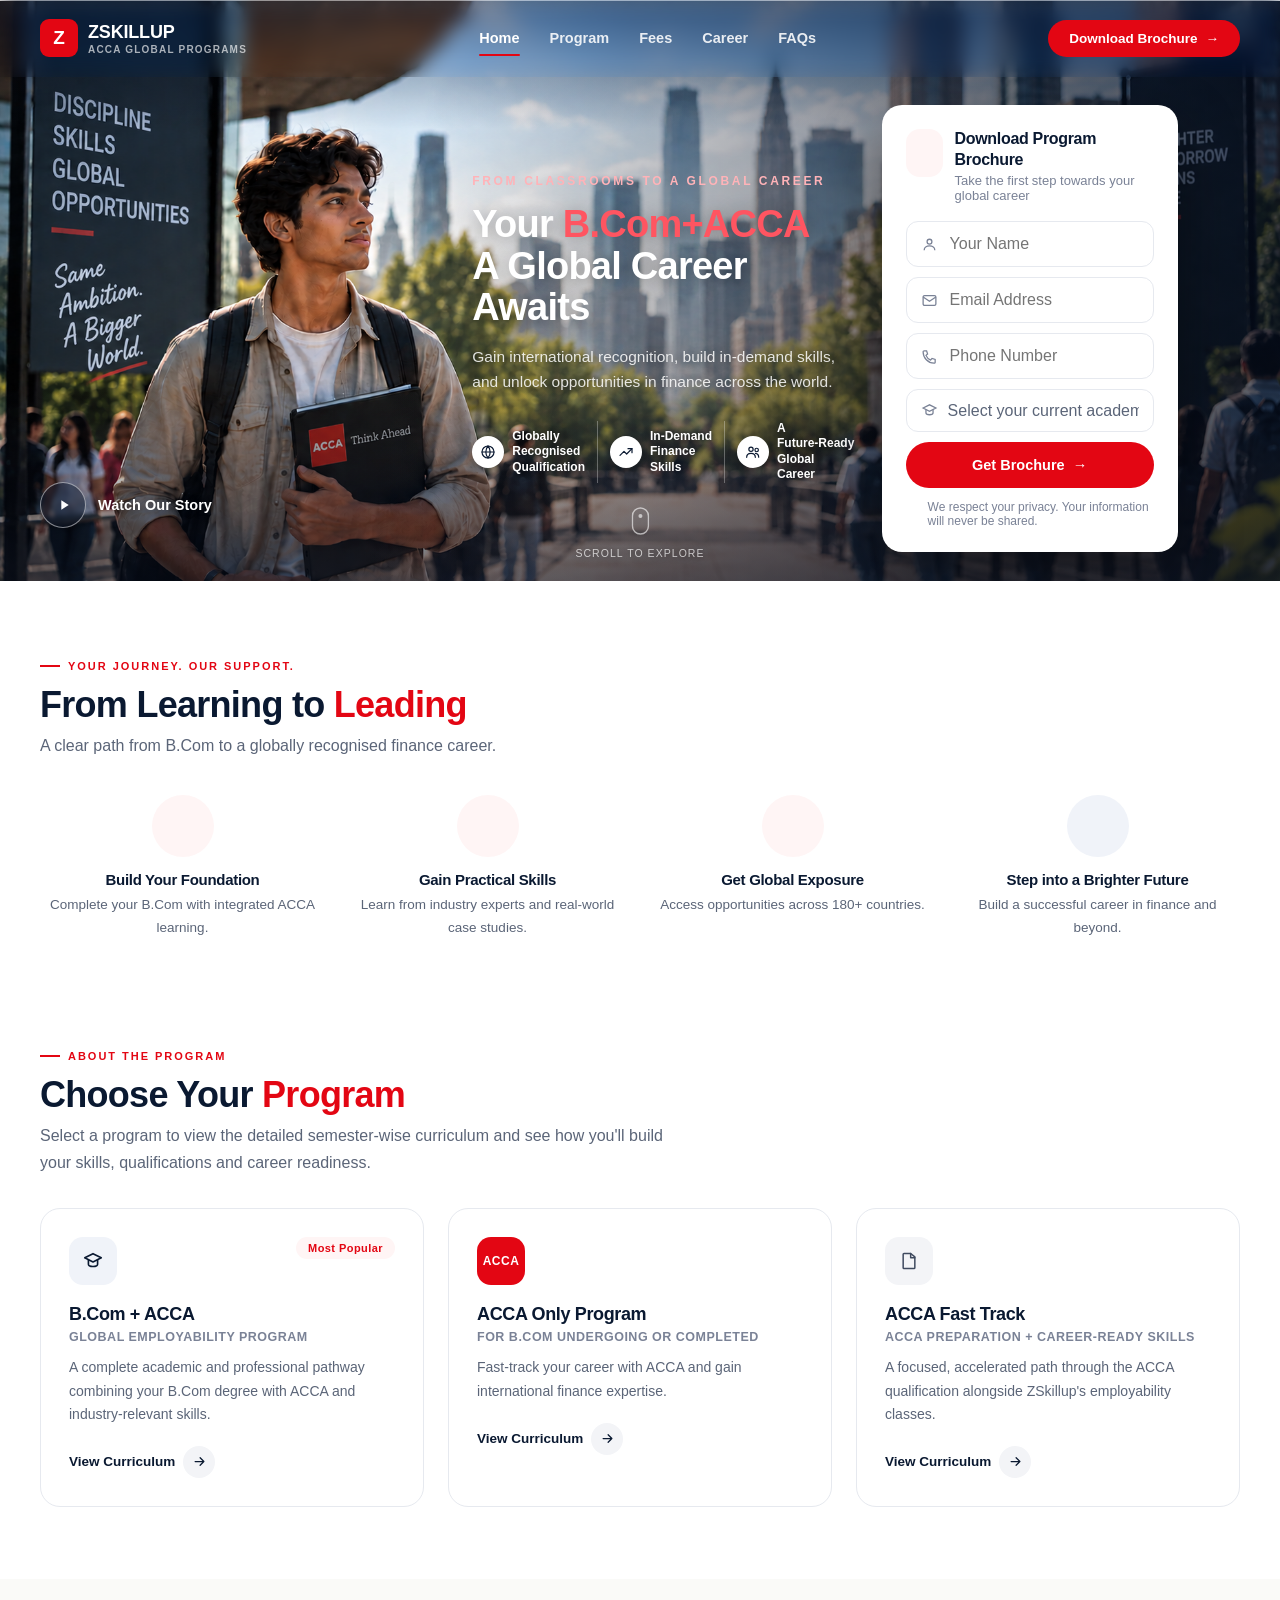
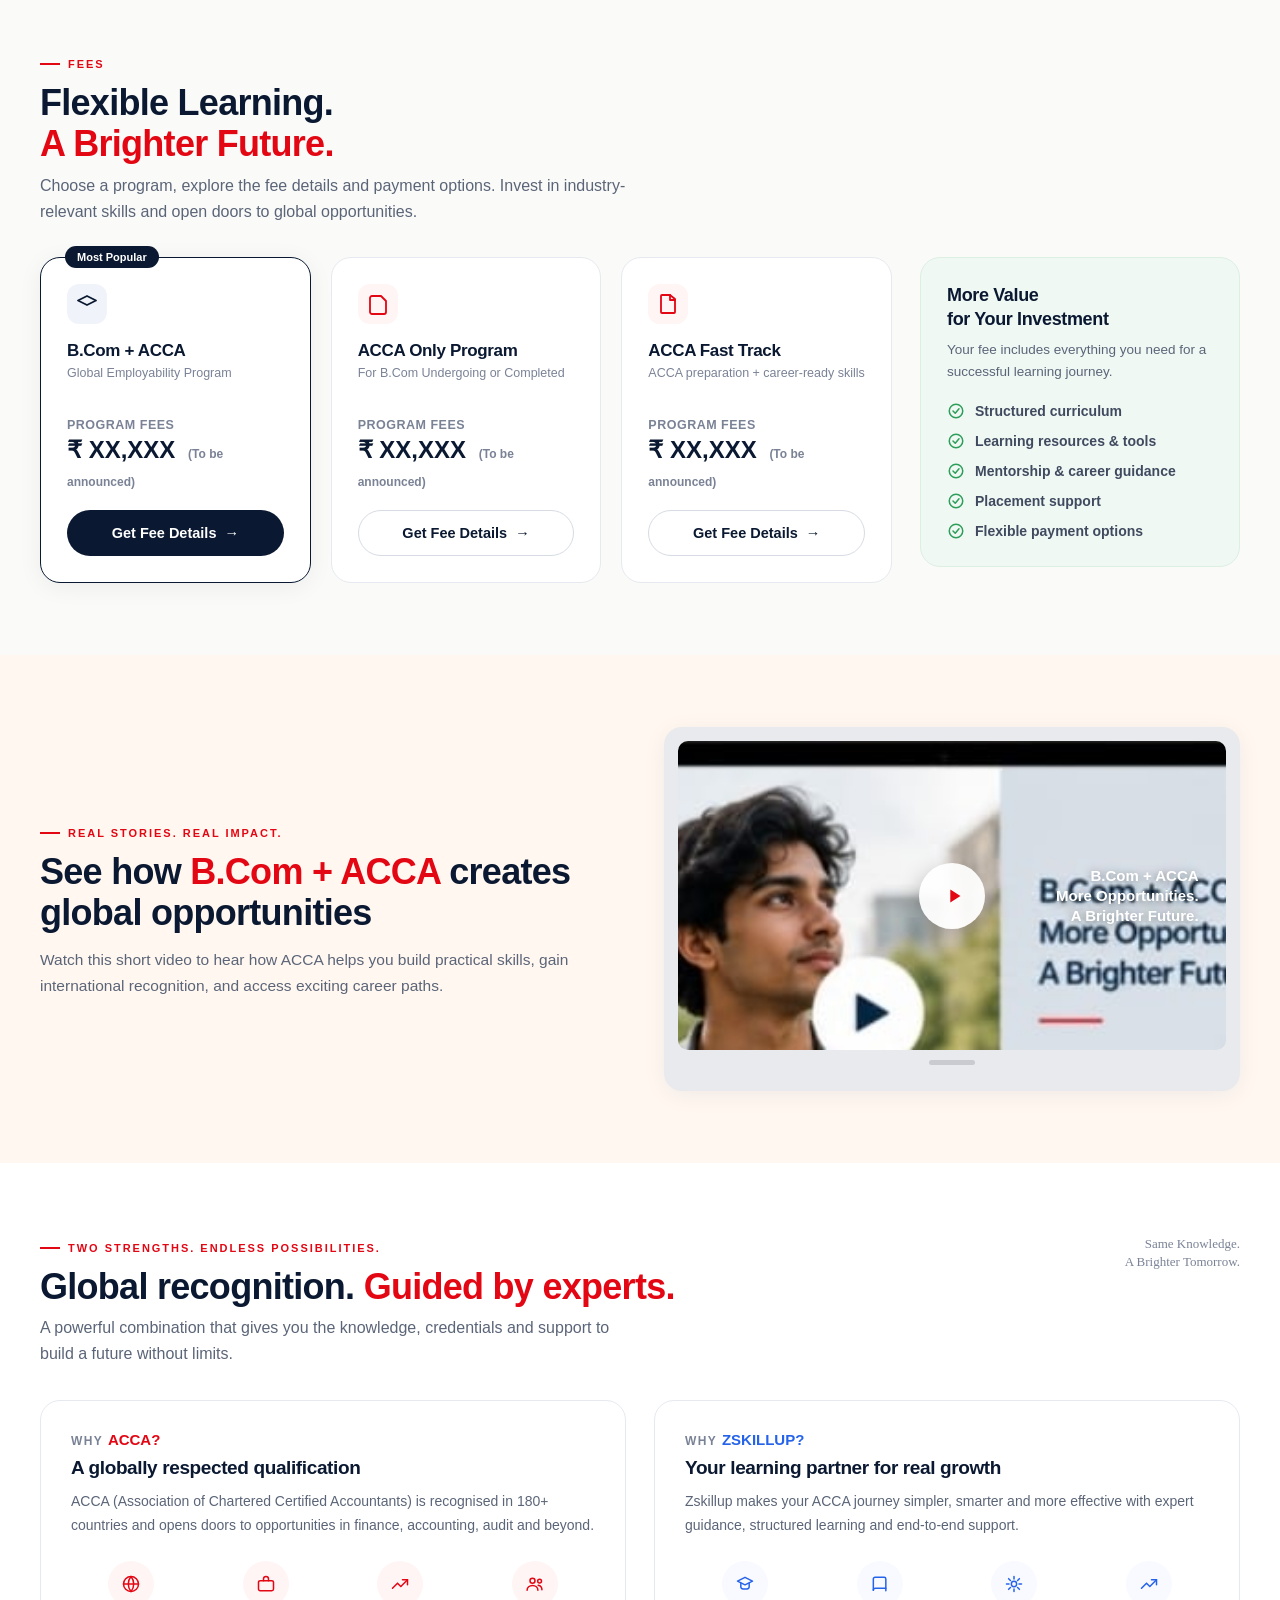
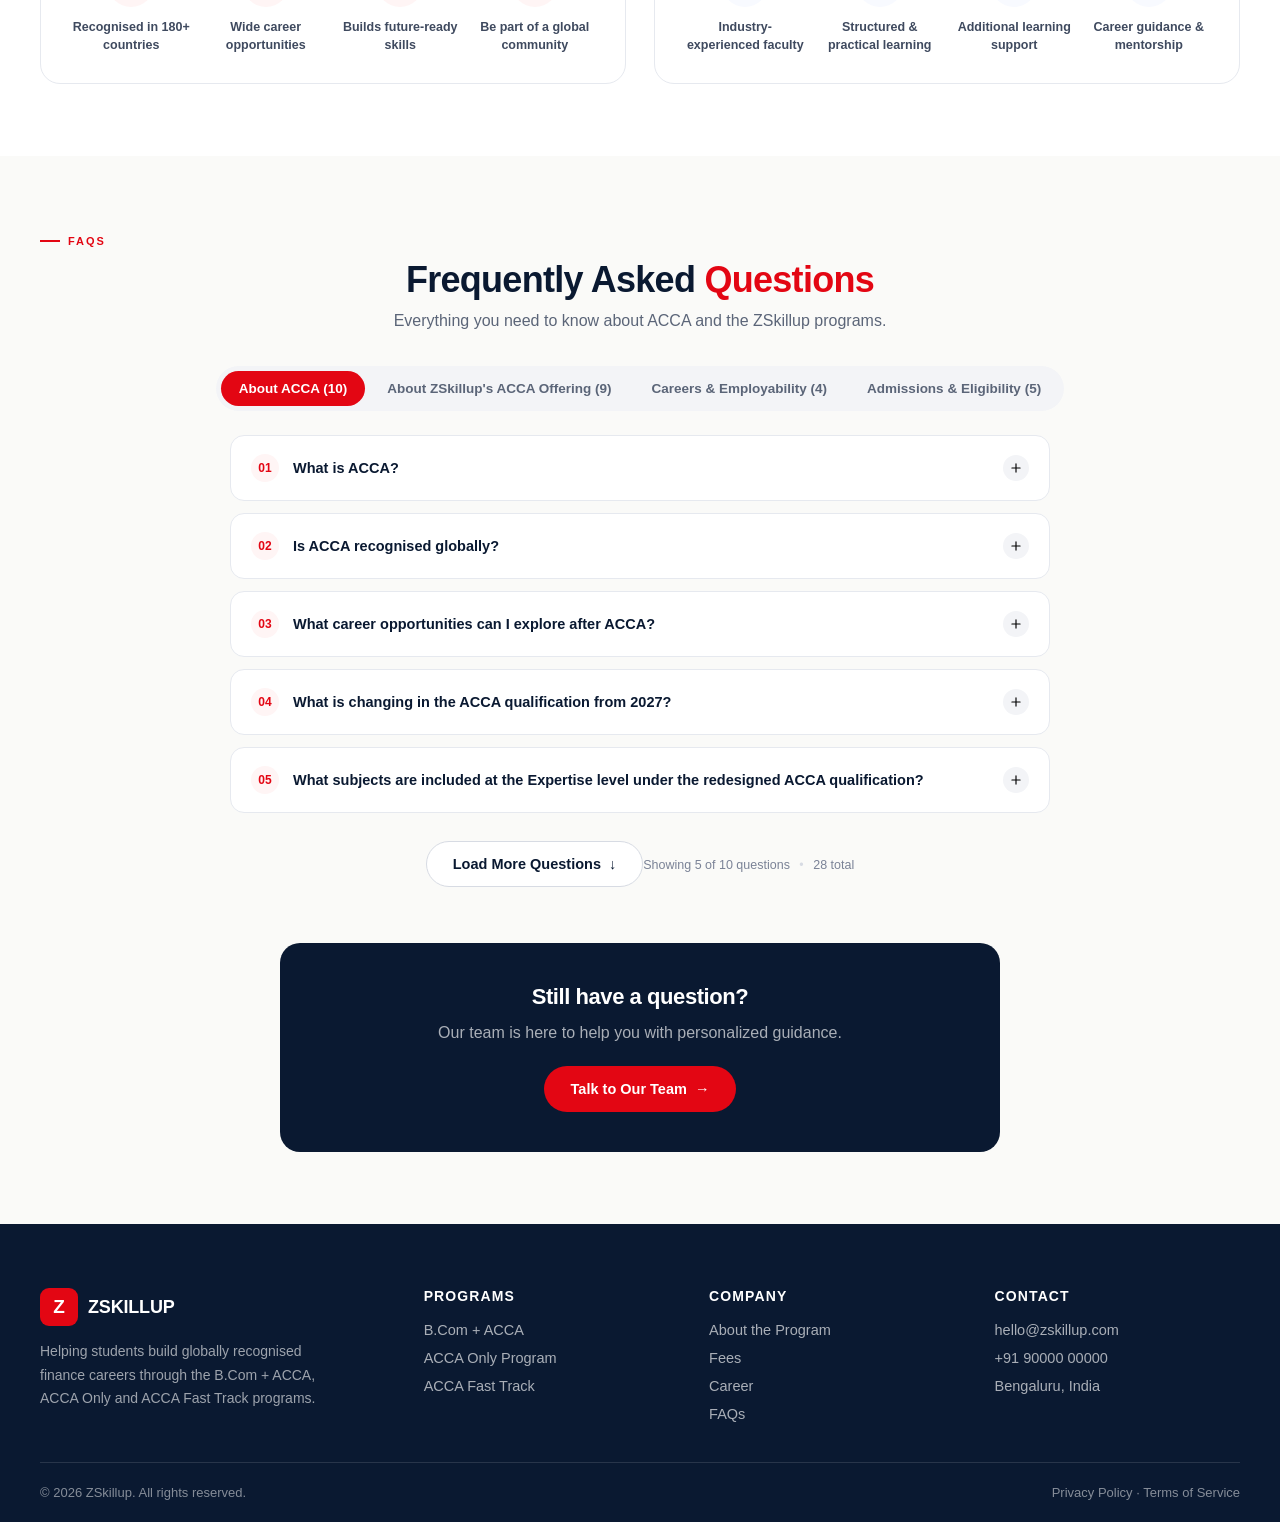
<file: index.html>
<!DOCTYPE html>
<html lang="en">
<head>
<meta charset="UTF-8">
<meta name="viewport" content="width=device-width, initial-scale=1">
<title>ZSkillup — Your B.Com+ACCA. A Global Career Awaits.</title>
<meta name="description" content="Build a globally recognised finance career with ZSkillup's B.Com+ACCA, ACCA Only, and ACCA Fast Track programs.">
<link rel="stylesheet" href="assets/css/style.css">
<style>
/* ---- Homepage-only styles ---- */

/* Nav "Download Brochure" button: show a shorter label on narrow screens so it
   never overflows the header (the shared stylesheet already hides
   .btn-label-full at <=920px; this just supplies the fallback label). */
.btn-label-short { display: none; }
@media (max-width: 920px) { .btn-label-short { display: inline; } }

/* Hero nav sits transparently over the hero image until the user scrolls */
body.home .site-header:not(.is-scrolled) { background: transparent; border-bottom-color: transparent; }
body.home .site-header:not(.is-scrolled) .brand-word { color: #fff; }
body.home .site-header:not(.is-scrolled) .brand-tag { color: rgba(255,255,255,.65); }
body.home .site-header:not(.is-scrolled) .nav-links { color: rgba(255,255,255,.88); }
body.home .site-header:not(.is-scrolled) .nav-links a:hover,
body.home .site-header:not(.is-scrolled) .nav-links a.active { color: #fff; }
body.home .site-header:not(.is-scrolled) .nav-toggle span { background: #fff; }

.hero {
  position: relative; overflow: hidden; margin-top: -76px; background: var(--navy);
  background-image: url('assets/images/hero-bg.png');
  background-repeat: no-repeat; background-size: cover; background-position: center center;
  aspect-ratio: 1864 / 844; min-height: 540px; max-height: 780px;
  display: flex; flex-direction: column; justify-content: center;
}
.hero::before {
  content: ""; position: absolute; inset: 0; pointer-events: none;
  background: linear-gradient(100deg, rgba(6,14,30,0) 32%, rgba(6,14,30,.22) 48%, rgba(6,14,30,.55) 76%, rgba(6,14,30,.68) 100%),
              linear-gradient(to top, rgba(6,14,30,.55) 0%, rgba(6,14,30,0) 34%),
              linear-gradient(to bottom, rgba(6,14,30,.5) 0%, rgba(6,14,30,0) 22%);
}
.hero-inner {
  position: relative; z-index: 2; display: flex; align-items: center; gap: 32px;
  padding-top: 76px; padding-right: 4%; box-sizing: border-box; width: 100%;
}
.hero-eyebrow { font-size: 12px; font-weight: 800; letter-spacing: .22em; color: #ffb3b8; text-transform: uppercase; margin-bottom: 16px; }
.hero-copy { margin-left: 40%; max-width: 420px; flex-shrink: 1; min-width: 0; }
.hero h1 { color: #fff; font-size: clamp(28px, 3vw, 38px); text-shadow: 0 2px 18px rgba(0,0,0,.35); }
.hero h1 .accent-red { color: #ff5561; }
.hero p.lead { color: rgba(255,255,255,.85); font-size: 15.5px; margin-top: 16px; text-shadow: 0 1px 10px rgba(0,0,0,.35); }
.hero-benefits { display: flex; margin-top: 26px; }
.hero-benefit { display: flex; align-items: center; gap: 8px; color: #fff; font-size: 12px; font-weight: 600; line-height: 1.3; padding: 0 12px; border-left: 1px solid rgba(255,255,255,.3); text-shadow: 0 1px 8px rgba(0,0,0,.4); }
.hero-benefit:first-child { padding-left: 0; border-left: none; }
.hero-benefit .ico { width: 32px; height: 32px; border-radius: 999px; background: #fff; display: flex; align-items: center; justify-content: center; flex-shrink: 0; box-shadow: 0 2px 10px rgba(0,0,0,.25); }
.hero-benefit svg { width: 16px; height: 16px; stroke: var(--navy); }

.hero-watch {
  position: absolute; left: max(24px, calc((100% - 1280px) / 2 + 40px)); bottom: 9%;
  display: flex; align-items: center; gap: 12px; color: #fff; font-weight: 700; font-size: 14.5px; z-index: 2;
  text-shadow: 0 1px 8px rgba(0,0,0,.4);
}
.play-dot { width: 46px; height: 46px; border-radius: 999px; background: rgba(10,20,40,.45); border: 1px solid rgba(255,255,255,.5); display: flex; align-items: center; justify-content: center; transition: background .15s ease; flex-shrink: 0; backdrop-filter: blur(2px); }
.hero-watch:hover .play-dot { background: rgba(10,20,40,.65); }
.play-dot svg { width: 16px; height: 16px; fill: #fff; margin-left: 2px; }

.brochure-card {
  background: #fff; border-radius: var(--radius-lg); padding: 24px; box-shadow: 0 24px 60px rgba(0,0,0,.45);
  position: relative; z-index: 2; margin-left: auto; width: 320px; flex-shrink: 0;
}
.brochure-card h3 { font-size: 16px; }
.brochure-card .sub { font-size: 13px; color: var(--gray-500); margin-top: 2px; }
.brochure-head { display: flex; gap: 12px; align-items: flex-start; margin-bottom: 18px; }
.field {
  display: flex; align-items: center; gap: 10px; border: 1.5px solid var(--gray-200); border-radius: 12px;
  padding: 12px 14px; margin-bottom: 10px;
}
.field svg { width: 17px; height: 17px; stroke: var(--gray-500); flex-shrink: 0; }
.field input, .field select { border: none; outline: none; font: inherit; width: 100%; color: var(--gray-900); background: transparent; }
.field select { appearance: none; color: var(--gray-600); }
.privacy-note { display: flex; gap: 8px; align-items: flex-start; font-size: 12px; color: var(--gray-500); margin-top: 12px; }
.privacy-note svg { width: 14px; height: 14px; margin-top: 1px; flex-shrink: 0; }

.scroll-hint { position: absolute; left: 50%; bottom: 22px; transform: translateX(-50%); text-align: center; z-index: 2; }
.scroll-hint span { display: block; font-size: 10.5px; color: rgba(255,255,255,.7); letter-spacing: .1em; text-transform: uppercase; margin-top: 8px; text-shadow: 0 1px 6px rgba(0,0,0,.4); }

@media (max-width: 1450px) {
  .hero-inner { padding-right: 8%; }
  .hero-copy { margin-left: 38%; max-width: 380px; }
  .brochure-card { width: 296px; }
}
@media (max-width: 1240px) {
  .hero-inner { padding-right: 10%; }
  .hero-copy { margin-left: 36%; max-width: 340px; }
  .brochure-card { width: 280px; }
}
@media (max-width: 1100px) {
  .hero { aspect-ratio: auto; min-height: 0; max-height: none; background-position: 34% center; }
  .hero-inner { flex-direction: column; align-items: center; text-align: center; padding-top: 100px; padding-right: 0; padding-bottom: 40px; gap: 28px; }
  .hero-copy { order: 1; margin-left: 0; width: 100%; max-width: 480px; box-sizing: border-box; }
  .hero-benefits { justify-content: center; flex-wrap: wrap; row-gap: 14px; }
  .hero-watch { position: static; transform: none; justify-content: center; margin-top: 4px; }
  .brochure-card { order: 3; width: 100%; max-width: 420px; box-sizing: border-box; margin-left: 0; }
  .scroll-hint { position: static; transform: none; margin: 28px 0 12px; }
}
@media (max-width: 640px) {
  .hero { background-position: 26% center; }
  .hero-benefit { font-size: 11.5px; padding: 0 8px; }
}

/* journey strip */
.journey { padding: 56px 0 8px; }
.journey-top { display: flex; justify-content: space-between; align-items: flex-end; gap: 24px; flex-wrap: wrap; margin-bottom: 36px; }
.journey-steps { display: grid; grid-template-columns: repeat(4, 1fr); gap: 20px; position: relative; }
.journey-step { text-align: center; position: relative; }
.journey-step .ico {
  width: 62px; height: 62px; border-radius: 999px; background: var(--bg-red-tint); color: var(--red);
  display: flex; align-items: center; justify-content: center; margin: 0 auto 14px;
}
.journey-step .ico svg { width: 26px; height: 26px; }
.journey-step:last-child .ico { background: var(--navy-soft); color: var(--navy); }
.journey-step h4 { font-size: 15px; color: var(--navy); }
.journey-step p { font-size: 13.5px; margin-top: 6px; }
@media (max-width: 760px) { .journey-steps { grid-template-columns: 1fr 1fr; row-gap: 32px; } }

/* program cards */
.program-card {
  display: block; background: #fff; border: 1.5px solid var(--gray-200); border-radius: var(--radius-lg);
  padding: 28px; transition: box-shadow .2s ease, border-color .2s ease, transform .2s ease; position: relative;
}
.program-card:hover { border-color: var(--navy); box-shadow: var(--shadow-card-hover); transform: translateY(-3px); }
.program-card .top-row { display: flex; justify-content: space-between; align-items: flex-start; margin-bottom: 18px; }
.program-card .mark { width: 48px; height: 48px; border-radius: 14px; display: flex; align-items: center; justify-content: center; font-weight: 900; }
.program-card .mark.navy { background: var(--navy-soft); color: var(--navy); }
.program-card .mark.red { background: var(--red); color: #fff; font-size: 12px; letter-spacing: .04em; }
.program-card .mark.doc { background: var(--gray-100); color: var(--gray-700); }
.program-card h3 { font-size: 18px; }
.program-card .sub { font-size: 12.5px; font-weight: 700; color: var(--gray-500); text-transform: uppercase; letter-spacing: .04em; margin-top: 4px; }
.program-card p.desc { margin-top: 12px; font-size: 14px; }
.program-card .go { margin-top: 20px; display: flex; align-items: center; gap: 8px; font-weight: 700; font-size: 13.5px; color: var(--navy); }
.program-card .go .circle { width: 32px; height: 32px; border-radius: 999px; background: var(--gray-100); display: flex; align-items: center; justify-content: center; transition: background .15s ease, transform .15s ease; }
.program-card:hover .go .circle { background: var(--red); transform: translateX(3px); }
.program-card:hover .go .circle svg { stroke: #fff; }
.program-card .go .circle svg { width: 15px; height: 15px; stroke: var(--navy); }

/* fees */
.fees-layout { display: grid; grid-template-columns: 1fr 320px; gap: 28px; align-items: start; margin-top: 32px; }
.fee-cards { display: grid; grid-template-columns: repeat(3, 1fr); gap: 20px; }
.fee-card { background: #fff; border: 1.5px solid var(--gray-200); border-radius: var(--radius-lg); padding: 26px; position: relative; transition: box-shadow .2s ease, border-color .2s ease; scroll-margin-top: 100px; }
.fee-card.highlight { border-color: var(--navy); box-shadow: var(--shadow-card); }
.fee-card .most-popular { position: absolute; top: -12px; left: 24px; background: var(--navy); color: #fff; font-size: 11px; font-weight: 800; padding: 5px 12px; border-radius: 999px; }
.fee-card .mark { width: 40px; height: 40px; border-radius: 12px; margin-bottom: 16px; }
.fee-card h3 { font-size: 17px; }
.fee-card .sub { font-size: 12.5px; color: var(--gray-500); margin-top: 4px; min-height: 32px; }
.fee-price-row { display: flex; align-items: center; gap: 8px; font-size: 12.5px; font-weight: 700; color: var(--gray-500); text-transform: uppercase; letter-spacing: .04em; margin: 20px 0 4px; }
.fee-price { font-size: 24px; font-weight: 900; color: var(--navy); }
.fee-price .tba { font-size: 12px; font-weight: 600; color: var(--gray-500); text-transform: none; letter-spacing: 0; margin-left: 6px; }
.fee-card .btn { margin-top: 18px; }
.value-box { background: var(--bg-green-tint); border: 1px solid #DCEFE3; border-radius: var(--radius-lg); padding: 26px; }
.value-box h3 { font-size: 18px; }
.value-box p { font-size: 13.5px; margin-top: 8px; }
.value-list { margin-top: 18px; display: flex; flex-direction: column; gap: 12px; }
.value-list li { display: flex; align-items: center; gap: 10px; font-size: 14px; color: var(--gray-700); font-weight: 600; }
.value-list svg { width: 18px; height: 18px; color: #2E9E5B; flex-shrink: 0; }
@media (max-width: 980px) { .fees-layout { grid-template-columns: 1fr; } .fee-cards { grid-template-columns: 1fr; } }

/* video */
.video-section { background: #FFF7F0; }
.video-layout { display: grid; grid-template-columns: 1fr 1fr; gap: 48px; align-items: center; }
.video-copy p.lead2 { margin-top: 14px; font-size: 15.5px; }
.video-frame { background: #E9EAED; border-radius: 18px; padding: 14px 14px 26px; box-shadow: var(--shadow-card); }
.video-screen { position: relative; border-radius: 10px; overflow: hidden; aspect-ratio: 16/9; background: #0A1931; }
.video-screen img { width: 100%; height: 100%; object-fit: cover; }
.video-screen .overlay-copy { position: absolute; right: 5%; top: 50%; transform: translateY(-50%); color: #fff; text-align: right; font-weight: 800; font-size: 15px; line-height: 1.35; text-shadow: 0 2px 10px rgba(0,0,0,.5); }
.video-screen button.play-btn {
  position: absolute; left: 50%; top: 50%; transform: translate(-50%,-50%); width: 66px; height: 66px; border-radius: 999px;
  background: rgba(255,255,255,.92); border: none; display: flex; align-items: center; justify-content: center; box-shadow: 0 10px 26px rgba(0,0,0,.3);
  transition: transform .15s ease;
}
.video-screen button.play-btn:hover { transform: translate(-50%,-50%) scale(1.07); }
.video-screen button.play-btn svg { width: 22px; height: 22px; fill: var(--red); margin-left: 3px; }
.video-toast {
  position: absolute; left: 50%; bottom: 14px; transform: translate(-50%, 10px); background: rgba(10,25,49,.92); color: #fff;
  font-size: 12.5px; font-weight: 600; padding: 8px 14px; border-radius: 999px; opacity: 0; transition: opacity .2s ease, transform .2s ease; pointer-events: none;
}
.video-toast.show { opacity: 1; transform: translate(-50%, 0); }
.video-notch { display: flex; justify-content: center; margin-top: 10px; }
.video-notch span { width: 46px; height: 5px; background: #C9CBD1; border-radius: 4px; }
@media (max-width: 900px) { .video-layout { grid-template-columns: 1fr; } }

/* two strengths */
.strengths-top { display: flex; justify-content: space-between; align-items: flex-start; gap: 24px; flex-wrap: wrap; }
.strengths-side-note { font-family: "Segoe Print","Comic Sans MS",cursive; font-size: 13px; color: var(--gray-500); text-align: right; line-height: 1.4; }
.strength-card { background: #fff; border: 1.5px solid var(--gray-200); border-radius: var(--radius-lg); padding: 30px; }
.strength-card .who { font-size: 12px; font-weight: 800; letter-spacing: .12em; color: var(--gray-500); text-transform: uppercase; }
.strength-card .who b { color: var(--red); font-size: 15px; letter-spacing: 0; }
.strength-card.zskillup .who b { color: var(--blue-dot); }
.strength-card h3 { font-size: 19px; margin-top: 8px; }
.strength-card p.desc { margin-top: 10px; font-size: 14px; }
.strength-grid { display: grid; grid-template-columns: repeat(4, 1fr); gap: 14px; margin-top: 24px; }
.strength-item { text-align: center; }
.strength-item .ico { width: 46px; height: 46px; border-radius: 999px; background: var(--bg-red-tint); color: var(--red); display: flex; align-items: center; justify-content: center; margin: 0 auto 10px; }
.strength-item .ico svg { width: 20px; height: 20px; }
.strength-card.zskillup .strength-item .ico { background: var(--bg-blue-tint); color: var(--blue-dot); }
.strength-item span { font-size: 12.5px; font-weight: 600; color: var(--gray-700); }
@media (max-width: 640px) { .strength-grid { grid-template-columns: 1fr 1fr; } }

/* Anchor-scroll target for the navbar's FAQs link, so the heading clears the sticky nav */
#faqs { scroll-margin-top: 76px; }
</style>
</head>
<body class="home">
<a class="skip-link" href="#main">Skip to content</a>

<header class="site-header" data-site-header>
  <div class="container nav-row">
    <a href="./" class="brand" aria-label="ZSkillup home">
      <span class="brand-mark">Z</span>
      <span class="stack">
        <span class="brand-word">ZSKILLUP</span>
        <span class="brand-tag">ACCA GLOBAL PROGRAMS</span>
      </span>
    </a>
    <nav class="site-nav" data-site-nav>
      <ul class="nav-links">
        <li><a href="./" class="active">Home</a></li>
        <li><a href="#program">Program</a></li>
        <li><a href="#fees">Fees</a></li>
        <li><a href="career/">Career</a></li>
        <li><a href="#faqs">FAQs</a></li>
      </ul>
    </nav>
    <div class="nav-cta">
      <a href="#brochure" class="btn btn-primary btn-sm"><span class="btn-label-full">Download Brochure</span><span class="btn-label-short">Brochure</span> <span aria-hidden="true">&rarr;</span></a>
      <button class="nav-toggle" data-nav-toggle aria-label="Toggle menu" aria-expanded="false">
        <span></span><span></span><span></span>
      </button>
    </div>
  </div>
</header>

<main id="main">
  <!-- ============ HERO ============ -->
  <section class="hero">
    <div class="container hero-inner">
      <div class="hero-copy">
        <div class="hero-eyebrow">From Classrooms to a Global Career</div>
        <h1>Your <span class="accent-red">B.Com+ACCA</span><br>A Global Career Awaits</h1>
        <p class="lead">Gain international recognition, build in-demand skills, and unlock opportunities in finance across the world.</p>
        <div class="hero-benefits">
          <div class="hero-benefit"><span class="ico"><svg viewBox="0 0 24 24" fill="none" stroke-width="1.8" stroke-linecap="round" stroke-linejoin="round"><circle cx="12" cy="12" r="9"/><path d="M3 12h18M12 3a14 14 0 0 1 0 18 14 14 0 0 1 0-18Z"/></svg></span>Globally Recognised Qualification</div>
          <div class="hero-benefit"><span class="ico"><svg viewBox="0 0 24 24" fill="none" stroke-width="1.8" stroke-linecap="round" stroke-linejoin="round"><path d="M3 17l6-6 4 4 8-8"/><path d="M15 7h6v6"/></svg></span>In&#8209;Demand Finance Skills</div>
          <div class="hero-benefit"><span class="ico"><svg viewBox="0 0 24 24" fill="none" stroke-width="1.8" stroke-linecap="round" stroke-linejoin="round"><circle cx="9" cy="8" r="3.2"/><path d="M2.5 20c0-3.6 2.9-6 6.5-6s6.5 2.4 6.5 6"/><circle cx="17.5" cy="9" r="2.6"/><path d="M15.7 14.2c2.9.4 4.8 2.4 4.8 5.6"/></svg></span>A Future&#8209;Ready Global Career</div>
        </div>
      </div>

      <div class="brochure-card" id="brochure">
        <div class="brochure-head">
          <span class="icon-badge" style="margin:0;"><svg viewBox="0 0 24 24" fill="none" stroke-width="1.8" stroke-linecap="round" stroke-linejoin="round"><path d="M14 3v5h5"/><path d="M6 21h12a1 1 0 0 0 1-1V7l-5-4H6a1 1 0 0 0-1 1v16a1 1 0 0 0 1 1Z"/><path d="M9 13h6M9 17h6"/></svg></span>
          <div>
            <h3>Download Program Brochure</h3>
            <div class="sub">Take the first step towards your global career</div>
          </div>
        </div>
        <form data-brochure-form>
          <div class="field"><svg viewBox="0 0 24 24" fill="none" stroke-width="1.8"><circle cx="12" cy="8" r="3.4"/><path d="M4.5 20c0-3.6 3.4-6 7.5-6s7.5 2.4 7.5 6"/></svg><input type="text" placeholder="Your Name" required></div>
          <div class="field"><svg viewBox="0 0 24 24" fill="none" stroke-width="1.8"><rect x="3" y="5" width="18" height="14" rx="2"/><path d="m3 7 9 6 9-6"/></svg><input type="email" placeholder="Email Address" required></div>
          <div class="field"><svg viewBox="0 0 24 24" fill="none" stroke-width="1.8"><path d="M4.5 4h3.4l1.4 4.4L7 10.4a12 12 0 0 0 6.6 6.6l2-2.3 4.4 1.4V20a1.5 1.5 0 0 1-1.6 1.5A16 16 0 0 1 3 5.6 1.5 1.5 0 0 1 4.5 4Z"/></svg><input type="tel" placeholder="Phone Number" required></div>
          <div class="field">
            <svg viewBox="0 0 24 24" fill="none" stroke-width="1.8"><path d="M3 8.5 12 4l9 4.5-9 4.5-9-4.5Z"/><path d="M7 11v4.5c0 1.4 2.2 2.5 5 2.5s5-1.1 5-2.5V11"/></svg>
            <select required>
              <option value="" selected disabled>Select your current academic stage</option>
              <option>Class 12 / PUC</option>
              <option>B.Com Pursuing</option>
              <option>B.Com Completed</option>
              <option>Other Graduate</option>
            </select>
          </div>
          <button type="submit" class="btn btn-primary btn-block">Get Brochure <span aria-hidden="true">&rarr;</span></button>
        </form>
        <div class="privacy-note">
          <svg viewBox="0 0 24 24" fill="none" stroke-width="1.8" stroke-linecap="round" stroke-linejoin="round"><rect x="5" y="10" width="14" height="10" rx="2"/><path d="M8 10V7a4 4 0 0 1 8 0v3"/></svg>
          We respect your privacy. Your information will never be shared.
        </div>
      </div>
    </div>
    <a href="#video" class="hero-watch">
      <span class="play-dot"><svg viewBox="0 0 24 24"><path d="M8 5v14l11-7z"/></svg></span>
      Watch Our Story
    </a>
    <div class="scroll-hint">
      <svg width="18" height="28" viewBox="0 0 18 28" fill="none" stroke="rgba(255,255,255,.6)" stroke-width="1.4"><rect x="1" y="1" width="16" height="26" rx="8"/><circle cx="9" cy="9" r="2" fill="rgba(255,255,255,.6)" stroke="none"/></svg>
      <span>Scroll to explore</span>
    </div>
  </section>

  <!-- ============ ABOUT THE PROGRAM ============ -->
  <section class="section" id="program">
    <div class="container">
      <div class="journey-top">
        <div>
          <div class="eyebrow">Your Journey. Our Support.</div>
          <h2>From Learning to <span class="accent-red">Leading</span></h2>
          <p class="mt-8">A clear path from B.Com to a globally recognised finance career.</p>
        </div>
      </div>
      <div class="journey-steps">
        <div class="journey-step">
          <span class="ico"><svg viewBox="0 0 24 24" fill="none" stroke-width="1.8" stroke-linecap="round" stroke-linejoin="round"><path d="M3 5.5 12 3l9 2.5v11L12 19l-9-2.5Z"/><path d="M12 3v16"/></svg></span>
          <h4>Build Your Foundation</h4>
          <p>Complete your B.Com with integrated ACCA learning.</p>
        </div>
        <div class="journey-step">
          <span class="ico"><svg viewBox="0 0 24 24" fill="none" stroke-width="1.8" stroke-linecap="round" stroke-linejoin="round"><circle cx="12" cy="12" r="3.2"/><path d="M12 3v2.4M12 18.6V21M21 12h-2.4M5.4 12H3M18 6l-1.7 1.7M7.7 16.3 6 18M18 18l-1.7-1.7M7.7 7.7 6 6"/></svg></span>
          <h4>Gain Practical Skills</h4>
          <p>Learn from industry experts and real-world case studies.</p>
        </div>
        <div class="journey-step">
          <span class="ico"><svg viewBox="0 0 24 24" fill="none" stroke-width="1.8" stroke-linecap="round" stroke-linejoin="round"><circle cx="12" cy="12" r="9"/><path d="M3 12h18M12 3a14 14 0 0 1 0 18 14 14 0 0 1 0-18Z"/></svg></span>
          <h4>Get Global Exposure</h4>
          <p>Access opportunities across 180+ countries.</p>
        </div>
        <div class="journey-step">
          <span class="ico"><svg viewBox="0 0 24 24" fill="none" stroke-width="1.8" stroke-linecap="round" stroke-linejoin="round"><path d="M8 21h8M12 17v4M6 4h12v3a6 6 0 0 1-12 0V4Z"/><path d="M6 6H4a2 2 0 0 0 2 4M18 6h2a2 2 0 0 1-2 4"/></svg></span>
          <h4>Step into a Brighter Future</h4>
          <p>Build a successful career in finance and beyond.</p>
        </div>
      </div>
    </div>
  </section>

  <section class="section" style="padding-top:32px;">
    <div class="container">
      <div class="eyebrow">About the Program</div>
      <h2>Choose Your <span class="accent-red">Program</span></h2>
      <p class="mt-8" style="max-width:640px;">Select a program to view the detailed semester-wise curriculum and see how you'll build your skills, qualifications and career readiness.</p>

      <div class="grid-3 mt-32">
        <a href="curriculum/bcom-acca/" class="program-card">
          <div class="top-row">
            <span class="mark navy"><svg width="22" height="22" viewBox="0 0 24 24" fill="none" stroke="currentColor" stroke-width="1.8" stroke-linecap="round" stroke-linejoin="round"><path d="M3 8.5 12 4l9 4.5-9 4.5-9-4.5Z"/><path d="M7 11v4.5c0 1.4 2.2 2.5 5 2.5s5-1.1 5-2.5V11"/></svg></span>
            <span class="badge">Most Popular</span>
          </div>
          <h3>B.Com + ACCA</h3>
          <div class="sub">Global Employability Program</div>
          <p class="desc">A complete academic and professional pathway combining your B.Com degree with ACCA and industry-relevant skills.</p>
          <div class="go">View Curriculum <span class="circle"><svg viewBox="0 0 24 24" fill="none" stroke-width="2" stroke-linecap="round" stroke-linejoin="round"><path d="M5 12h14M13 6l6 6-6 6"/></svg></span></div>
        </a>

        <a href="curriculum/acca-only/" class="program-card">
          <div class="top-row">
            <span class="mark red">ACCA</span>
          </div>
          <h3>ACCA Only Program</h3>
          <div class="sub">For B.Com Undergoing or Completed</div>
          <p class="desc">Fast-track your career with ACCA and gain international finance expertise.</p>
          <div class="go">View Curriculum <span class="circle"><svg viewBox="0 0 24 24" fill="none" stroke-width="2" stroke-linecap="round" stroke-linejoin="round"><path d="M5 12h14M13 6l6 6-6 6"/></svg></span></div>
        </a>

        <a href="curriculum/acca-fast-track/" class="program-card">
          <div class="top-row">
            <span class="mark doc"><svg width="20" height="20" viewBox="0 0 24 24" fill="none" stroke="currentColor" stroke-width="1.8" stroke-linecap="round" stroke-linejoin="round"><path d="M14 3v5h5"/><path d="M6 21h12a1 1 0 0 0 1-1V7l-5-4H6a1 1 0 0 0-1 1v16a1 1 0 0 0 1 1Z"/></svg></span>
          </div>
          <h3>ACCA Fast Track</h3>
          <div class="sub">ACCA preparation + career-ready skills</div>
          <p class="desc">A focused, accelerated path through the ACCA qualification alongside ZSkillup's employability classes.</p>
          <div class="go">View Curriculum <span class="circle"><svg viewBox="0 0 24 24" fill="none" stroke-width="2" stroke-linecap="round" stroke-linejoin="round"><path d="M5 12h14M13 6l6 6-6 6"/></svg></span></div>
        </a>
      </div>
    </div>
  </section>

  <!-- ============ FEES ============ -->
  <section class="section section--alt" id="fees">
    <div class="container">
      <div class="eyebrow">Fees</div>
      <h2>Flexible Learning.<br><span class="accent-red">A Brighter Future.</span></h2>
      <p class="mt-8" style="max-width:640px;">Choose a program, explore the fee details and payment options. Invest in industry-relevant skills and open doors to global opportunities.</p>

      <div class="fees-layout">
        <div class="fee-cards">
          <div class="fee-card highlight" id="fee-bcom">
            <span class="most-popular">Most Popular</span>
            <span class="icon-badge navy mark"><svg width="18" height="18" viewBox="0 0 24 24" fill="none" stroke="currentColor" stroke-width="1.8" stroke-linecap="round" stroke-linejoin="round"><path d="M3 8.5 12 4l9 4.5-9 4.5-9-4.5Z"/></svg></span>
            <h3>B.Com + ACCA</h3>
            <div class="sub">Global Employability Program</div>
            <div class="fee-price-row">Program Fees</div>
            <div class="fee-price">₹ XX,XXX <span class="tba">(To be announced)</span></div>
            <a href="curriculum/bcom-acca/#program-investment" class="btn btn-navy btn-block">Get Fee Details <span aria-hidden="true">&rarr;</span></a>
          </div>

          <div class="fee-card" id="fee-only">
            <span class="icon-badge mark" style="background:var(--bg-red-tint);"><svg width="18" height="18" viewBox="0 0 24 24" fill="none" stroke="currentColor" stroke-width="1.8" stroke-linecap="round" stroke-linejoin="round"><path d="M4 20V6a2 2 0 0 1 2-2h9l5 5v11a2 2 0 0 1-2 2H6a2 2 0 0 1-2-2Z"/></svg></span>
            <h3>ACCA Only Program</h3>
            <div class="sub">For B.Com Undergoing or Completed</div>
            <div class="fee-price-row">Program Fees</div>
            <div class="fee-price">₹ XX,XXX <span class="tba">(To be announced)</span></div>
            <a href="curriculum/acca-only/#program-investment" class="btn btn-outline btn-block">Get Fee Details <span aria-hidden="true">&rarr;</span></a>
          </div>

          <div class="fee-card" id="fee-fast">
            <span class="icon-badge mark"><svg width="18" height="18" viewBox="0 0 24 24" fill="none" stroke="currentColor" stroke-width="1.8" stroke-linecap="round" stroke-linejoin="round"><path d="M14 3v5h5"/><path d="M6 21h12a1 1 0 0 0 1-1V7l-5-4H6a1 1 0 0 0-1 1v16a1 1 0 0 0 1 1Z"/></svg></span>
            <h3>ACCA Fast Track</h3>
            <div class="sub">ACCA preparation + career-ready skills</div>
            <div class="fee-price-row">Program Fees</div>
            <div class="fee-price">₹ XX,XXX <span class="tba">(To be announced)</span></div>
            <a href="curriculum/acca-fast-track/#program-investment" class="btn btn-outline btn-block">Get Fee Details <span aria-hidden="true">&rarr;</span></a>
          </div>
        </div>

        <div>
          <div class="value-box">
            <h3>More Value<br>for Your Investment</h3>
            <p>Your fee includes everything you need for a successful learning journey.</p>
            <ul class="value-list">
              <li><svg viewBox="0 0 24 24" fill="none" stroke="currentColor" stroke-width="2" stroke-linecap="round" stroke-linejoin="round"><circle cx="12" cy="12" r="9"/><path d="m8 12 3 3 5-6"/></svg>Structured curriculum</li>
              <li><svg viewBox="0 0 24 24" fill="none" stroke="currentColor" stroke-width="2" stroke-linecap="round" stroke-linejoin="round"><circle cx="12" cy="12" r="9"/><path d="m8 12 3 3 5-6"/></svg>Learning resources &amp; tools</li>
              <li><svg viewBox="0 0 24 24" fill="none" stroke="currentColor" stroke-width="2" stroke-linecap="round" stroke-linejoin="round"><circle cx="12" cy="12" r="9"/><path d="m8 12 3 3 5-6"/></svg>Mentorship &amp; career guidance</li>
              <li><svg viewBox="0 0 24 24" fill="none" stroke="currentColor" stroke-width="2" stroke-linecap="round" stroke-linejoin="round"><circle cx="12" cy="12" r="9"/><path d="m8 12 3 3 5-6"/></svg>Placement support</li>
              <li><svg viewBox="0 0 24 24" fill="none" stroke="currentColor" stroke-width="2" stroke-linecap="round" stroke-linejoin="round"><circle cx="12" cy="12" r="9"/><path d="m8 12 3 3 5-6"/></svg>Flexible payment options</li>
            </ul>
          </div>
        </div>
      </div>
    </div>
  </section>

  <!-- ============ VIDEO ============ -->
  <section class="section video-section" id="video">
    <div class="container video-layout">
      <div class="video-copy">
        <div class="eyebrow">Real Stories. Real Impact.</div>
        <h2>See how <span class="accent-red">B.Com + ACCA</span> creates global opportunities</h2>
        <p class="lead2">Watch this short video to hear how ACCA helps you build practical skills, gain international recognition, and access exciting career paths.</p>
      </div>
      <div class="video-frame">
        <div class="video-screen">
          <img src="assets/images/video-thumb.png" alt="B.Com + ACCA student story video thumbnail">
          <div class="overlay-copy">B.Com + ACCA<br>More Opportunities.<br>A Brighter Future.</div>
          <button class="play-btn" data-play-video aria-label="Play video"><svg viewBox="0 0 24 24" fill="currentColor"><path d="M8 5v14l11-7z"/></svg></button>
          <div class="video-toast" data-video-toast>Full video coming soon</div>
        </div>
        <div class="video-notch"><span></span></div>
      </div>
    </div>
  </section>

  <!-- ============ TWO STRENGTHS ============ -->
  <section class="section">
    <div class="container">
      <div class="strengths-top">
        <div>
          <div class="eyebrow">Two Strengths. Endless Possibilities.</div>
          <h2>Global recognition. <span class="accent-red">Guided by experts.</span></h2>
          <p class="mt-8" style="max-width:600px;">A powerful combination that gives you the knowledge, credentials and support to build a future without limits.</p>
        </div>
        <div class="strengths-side-note">Same Knowledge.<br>A Brighter Tomorrow.</div>
      </div>

      <div class="grid-2 mt-32">
        <div class="strength-card">
          <div class="who">WHY <b>ACCA?</b></div>
          <h3>A globally respected qualification</h3>
          <p class="desc">ACCA (Association of Chartered Certified Accountants) is recognised in 180+ countries and opens doors to opportunities in finance, accounting, audit and beyond.</p>
          <div class="strength-grid">
            <div class="strength-item"><span class="ico"><svg viewBox="0 0 24 24" fill="none" stroke="currentColor" stroke-width="1.8" stroke-linecap="round" stroke-linejoin="round"><circle cx="12" cy="12" r="9"/><path d="M3 12h18M12 3a14 14 0 0 1 0 18 14 14 0 0 1 0-18Z"/></svg></span><span>Recognised in 180+ countries</span></div>
            <div class="strength-item"><span class="ico"><svg viewBox="0 0 24 24" fill="none" stroke="currentColor" stroke-width="1.8" stroke-linecap="round" stroke-linejoin="round"><rect x="3" y="8" width="18" height="12" rx="2"/><path d="M9 8V6a3 3 0 0 1 6 0v2"/></svg></span><span>Wide career opportunities</span></div>
            <div class="strength-item"><span class="ico"><svg viewBox="0 0 24 24" fill="none" stroke="currentColor" stroke-width="1.8" stroke-linecap="round" stroke-linejoin="round"><path d="M3 17l6-6 4 4 8-8"/><path d="M15 7h6v6"/></svg></span><span>Builds future-ready skills</span></div>
            <div class="strength-item"><span class="ico"><svg viewBox="0 0 24 24" fill="none" stroke="currentColor" stroke-width="1.8" stroke-linecap="round" stroke-linejoin="round"><circle cx="9" cy="8" r="3"/><path d="M2.5 19.5c0-3.4 2.9-5.8 6.5-5.8s6.5 2.4 6.5 5.8"/><circle cx="17.5" cy="8.5" r="2.3"/><path d="M15.8 13.6c2.7.4 4.5 2.3 4.5 5.4"/></svg></span><span>Be part of a global community</span></div>
          </div>
        </div>

        <div class="strength-card zskillup">
          <div class="who">WHY <b>ZSKILLUP?</b></div>
          <h3>Your learning partner for real growth</h3>
          <p class="desc">Zskillup makes your ACCA journey simpler, smarter and more effective with expert guidance, structured learning and end-to-end support.</p>
          <div class="strength-grid">
            <div class="strength-item"><span class="ico"><svg viewBox="0 0 24 24" fill="none" stroke="currentColor" stroke-width="1.8" stroke-linecap="round" stroke-linejoin="round"><path d="M3 8.5 12 4l9 4.5-9 4.5-9-4.5Z"/><path d="M7 11v4.5c0 1.4 2.2 2.5 5 2.5s5-1.1 5-2.5V11"/></svg></span><span>Industry-experienced faculty</span></div>
            <div class="strength-item"><span class="ico"><svg viewBox="0 0 24 24" fill="none" stroke="currentColor" stroke-width="1.8" stroke-linecap="round" stroke-linejoin="round"><path d="M4 19.5V6a2 2 0 0 1 2-2h11a2 2 0 0 1 2 2v14"/><path d="M4 19.5A2.5 2.5 0 0 1 6.5 17H19"/></svg></span><span>Structured &amp; practical learning</span></div>
            <div class="strength-item"><span class="ico"><svg viewBox="0 0 24 24" fill="none" stroke="currentColor" stroke-width="1.8" stroke-linecap="round" stroke-linejoin="round"><path d="M12 3v3M12 18v3M3 12h3M18 12h3M5.6 5.6l2.1 2.1M16.3 16.3l2.1 2.1M18.4 5.6l-2.1 2.1M7.7 16.3l-2.1 2.1"/><circle cx="12" cy="12" r="3.2"/></svg></span><span>Additional learning support</span></div>
            <div class="strength-item"><span class="ico"><svg viewBox="0 0 24 24" fill="none" stroke="currentColor" stroke-width="1.8" stroke-linecap="round" stroke-linejoin="round"><path d="M3 17l6-6 4 4 8-8"/><path d="M15 7h6v6"/></svg></span><span>Career guidance &amp; mentorship</span></div>
          </div>
        </div>
      </div>
    </div>
  </section>

  <!-- ============ FAQ (populated below) ============ -->
  <section class="section section--alt" id="faqs" data-faq-root>
    <div class="container">
      <div class="eyebrow text-center" style="justify-content:center;">FAQs</div>
      <h2 class="text-center">Frequently Asked <span class="accent-red">Questions</span></h2>
      <p class="mt-8 text-center" style="max-width:600px; margin-left:auto; margin-right:auto;">Everything you need to know about ACCA and the ZSkillup programs.</p>
      <div class="mt-32" data-faq-mount></div>

      <div class="faq-support" id="talk-to-team">
        <h3>Still have a question?</h3>
        <p>Our team is here to help you with personalized guidance.</p>
        <a href="mailto:hello@zskillup.com" class="btn btn-primary">Talk to Our Team <span aria-hidden="true">&rarr;</span></a>
      </div>
    </div>
  </section>
</main>

<footer class="site-footer" id="footer-root">
  <!-- footer injected by /assets/js/footer.js on load; static fallback below for no-JS -->
</footer>

<script src="assets/js/main.js"></script>
<script src="assets/js/footer.js" data-depth="0"></script>
<script src="assets/js/faq-data.js"></script>
<script src="assets/js/faq.js"></script>
<script>
// Video play button: no video file ships in this repo, so give honest feedback instead of a dead click
document.querySelectorAll('[data-play-video]').forEach(function (btn) {
  btn.addEventListener('click', function () {
    var toast = document.querySelector('[data-video-toast]');
    if (!toast) return;
    toast.classList.add('show');
    clearTimeout(window.__vtT);
    window.__vtT = setTimeout(function () { toast.classList.remove('show'); }, 2600);
  });
});

// Full FAQ section: category tabs + numbered accordion + load more (same engine as the rest of the site)
if (window.ZFAQ_DATA && document.querySelector('[data-faq-mount]')) {
  ZFAQRender(document.querySelector('[data-faq-mount]'), {});
}
</script>
</body>
</html>
</file>
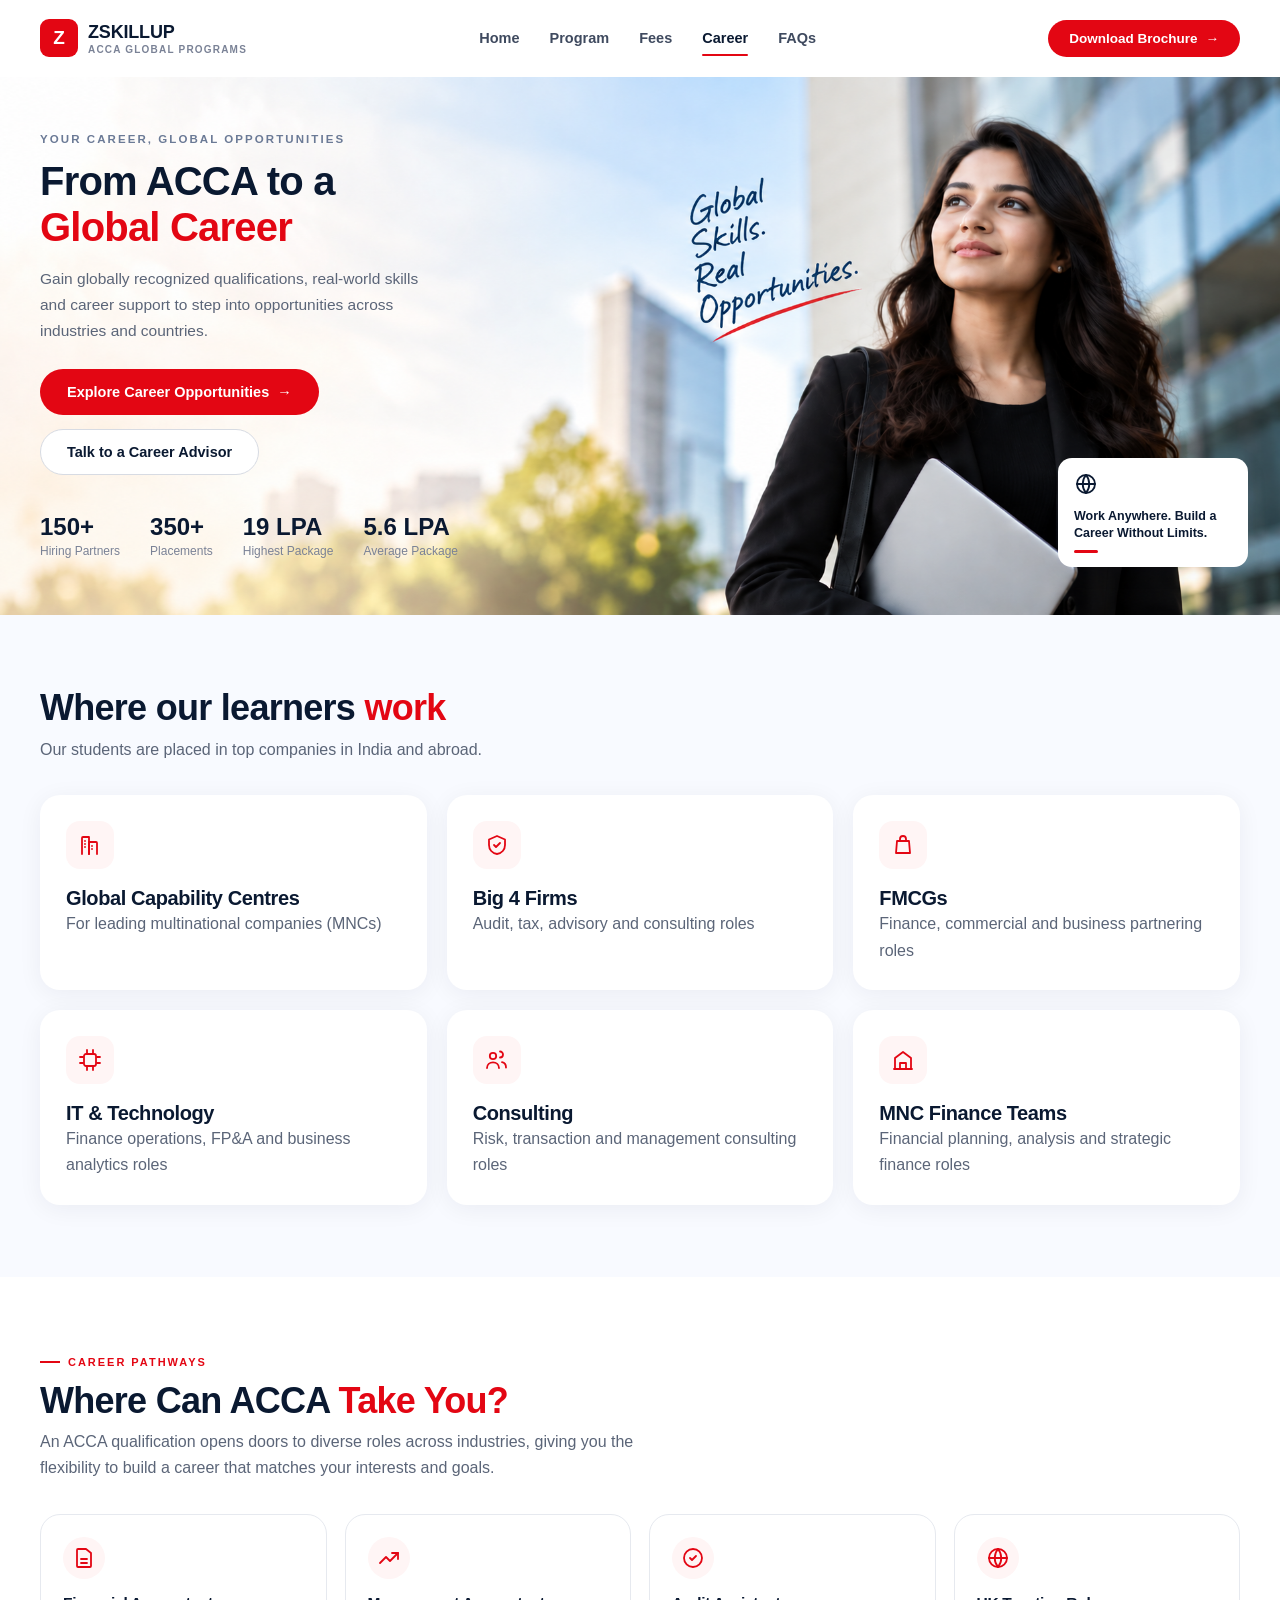
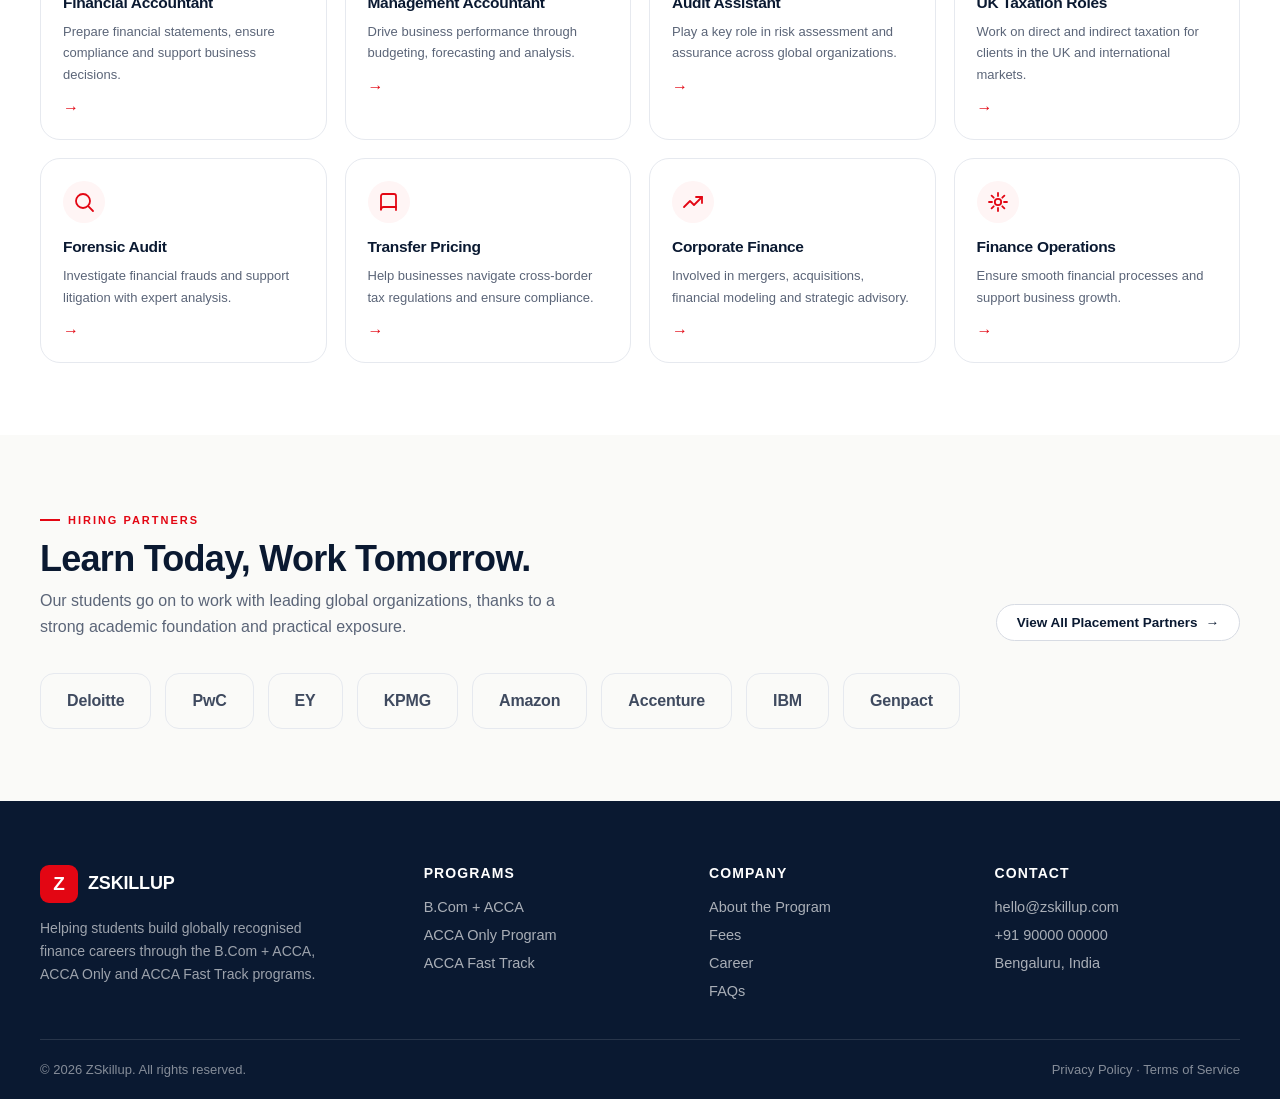
<file: career/index.html>
<!DOCTYPE html>
<html lang="en">
<head>
<meta charset="UTF-8">
<meta name="viewport" content="width=device-width, initial-scale=1">
<title>Career Outcomes — ZSkillup</title>
<meta name="description" content="See where ZSkillup learners work, the career pathways ACCA opens up, and the hiring partners who recruit our students.">
<link rel="stylesheet" href="../assets/css/style.css">
<style>
.career-hero {
  position: relative; overflow: hidden; width: 100%; box-sizing: border-box;
  background-image: url('../assets/images/career-hero-bg.png');
  background-repeat: no-repeat; background-size: cover; background-position: center center;
  aspect-ratio: 1933 / 813; min-height: 500px; max-height: 720px;
  display: flex; align-items: center;
}
.career-hero-inner { position: relative; z-index: 2; width: 100%; }
.career-hero-copy { max-width: 460px; }
.career-hero-eyebrow { font-size: 11.5px; font-weight: 800; letter-spacing: .18em; text-transform: uppercase; color: #6B7A96; margin-bottom: 14px; }
.career-hero h1 { color: var(--navy); font-size: clamp(28px, 3.2vw, 40px); line-height: 1.14; }
.career-hero .accent-red { color: var(--red); }
.career-hero p.lead { color: var(--gray-600); font-size: 15.5px; margin-top: 16px; }
.career-hero-actions { display: flex; gap: 14px; margin-top: 26px; flex-wrap: wrap; }
.career-stats { display: flex; gap: 30px; margin-top: 38px; flex-wrap: wrap; max-width: 620px; }
.career-stat b { display:block; font-size: 24px; font-weight: 900; color: var(--navy); }
.career-stat span { font-size: 12px; color: var(--gray-500); }

.career-hero .badge-float {
  position: absolute; z-index: 2;
  right: max(20px, calc((100% - 1280px) / 2 + 32px)); bottom: 9%;
  background:#fff; border-radius: 14px; padding: 14px 16px; box-shadow: var(--shadow-card); max-width: 190px;
}
.career-hero .badge-float svg { width:24px; height:24px; stroke: var(--navy); margin-bottom: 8px; }
.career-hero .badge-float span { display:block; font-size: 12.5px; font-weight: 700; color: var(--navy); line-height:1.35; }
.career-hero .badge-float .underline { display:block; width: 24px; height: 3px; background: var(--red); border-radius: 2px; margin-top: 8px; }

@media (max-width: 1450px) { .career-hero-copy { max-width: 400px; } }
@media (max-width: 1100px) {
  /* Keep the box close to the image's own aspect ratio so cover-fit barely
     needs to crop — content is tightened up to fit that shorter height
     instead of letting the hero grow tall (which would force a heavy zoom
     and push the image's own "Global Skills" text into the copy column). */
  .career-hero { min-height: 400px; max-height: 480px; padding: 28px 0; }
  .career-hero-copy { max-width: 300px; }
  .career-hero-eyebrow { font-size: 10.5px; margin-bottom: 8px; }
  .career-hero h1 { font-size: clamp(22px, 3.6vw, 28px); line-height: 1.12; }
  .career-hero p.lead { font-size: 13px; margin-top: 8px; }
  .career-hero-actions { margin-top: 14px; gap: 10px; }
  .career-hero-actions .btn { padding: 10px 16px; font-size: 12.5px; }
  .career-stats { gap: 16px; margin-top: 16px; max-width: 100%; }
  .career-stat b { font-size: 17px; }
  .career-stat span { font-size: 10px; }
  .career-hero .badge-float { right: 16px; bottom: 14px; padding: 8px 10px; max-width: 130px; }
  .career-hero .badge-float svg { width: 16px; height: 16px; margin-bottom: 4px; }
  .career-hero .badge-float span { font-size: 10px; }
}
@media (max-width: 640px) {
  /* The source image is far too wide/cinematic to keep text legibly
     overlaid on it at phone width. Instead: a short visible photo strip
     up top (tall enough to clear her face), then the copy sits in its
     own solid panel below — still one continuous hero, no separate
     section, but text is never fighting the photo for contrast. */
  .career-hero { min-height: 0; max-height: none; aspect-ratio: auto; background-position: 74% center; padding: 0; display: block; }
  .career-hero-inner {
    margin-top: 300px; background: #fff; padding: 26px 24px 32px;
    border-radius: 24px 24px 0 0; box-shadow: 0 -12px 30px rgba(10,25,49,.08);
  }
  .career-hero-copy { max-width: none; }
  .career-hero-eyebrow { font-size: 11px; }
  .career-hero h1 { font-size: clamp(26px, 7vw, 32px); }
  .career-hero p.lead { font-size: 14px; }
  .career-hero-actions { flex-direction: column; align-items: stretch; margin-top: 22px; gap: 12px; }
  .career-hero-actions .btn { padding: 14px 26px; font-size: 14.5px; }
  .career-stats { display: grid; grid-template-columns: 1fr 1fr; gap: 20px 16px; margin-top: 30px; max-width: none; }
  .career-stat b { font-size: 22px; }
  .career-stat span { font-size: 12px; }
  .career-hero .badge-float { top: 186px; right: 16px; bottom: auto; padding: 12px 14px; max-width: 150px; }
  .career-hero .badge-float svg { width: 22px; height: 22px; margin-bottom: 8px; }
  .career-hero .badge-float span { font-size: 12px; }
}

.learners-band { background: var(--bg-blue-tint); }
.learners-grid { display:grid; grid-template-columns: repeat(3,1fr); gap: 20px; margin-top: 32px; }
.learner-card { background:#fff; border-radius: var(--radius-lg); padding: 26px; box-shadow: var(--shadow-card); }
.learner-card .icon-badge { background: var(--bg-red-tint); color: var(--red); }
@media (max-width: 900px){ .learners-grid{grid-template-columns:1fr 1fr;} }
@media (max-width: 560px){ .learners-grid{grid-template-columns:1fr;} }

.pathways-grid { display:grid; grid-template-columns: repeat(4,1fr); gap: 18px; margin-top: 32px; }
.pathway-card { background:#fff; border:1.5px solid var(--gray-200); border-radius: var(--radius-lg); padding: 22px; transition: box-shadow .2s ease, border-color .2s ease; }
.pathway-card:hover { border-color: var(--red); box-shadow: var(--shadow-card); }
.pathway-card .icon-badge.round { width:42px; height:42px; margin-bottom:14px; }
.pathway-card h3 { font-size: 15.5px; }
.pathway-card p { font-size: 13px; margin-top: 8px; }
.pathway-card .arrow { margin-top: 14px; color: var(--red); font-weight: 800; }
@media (max-width: 980px){ .pathways-grid{grid-template-columns:1fr 1fr;} }
@media (max-width: 560px){ .pathways-grid{grid-template-columns:1fr;} }

.partners-top { display:flex; justify-content:space-between; align-items:flex-end; gap:20px; flex-wrap:wrap; }
.partners-row { display:flex; flex-wrap:wrap; gap: 14px; margin-top: 32px; }
.partner-chip { border:1.5px solid var(--gray-200); border-radius: var(--radius-md); padding: 18px 26px; font-weight: 800; font-size: 16px; color: var(--gray-700); letter-spacing: -0.01em; transition: border-color .15s ease, color .15s ease; }
.partner-chip:hover { border-color: var(--navy); color: var(--navy); }
</style>
</head>
<body>
<a class="skip-link" href="#main">Skip to content</a>

<header class="site-header" data-site-header>
  <div class="container nav-row">
    <a href="../" class="brand" aria-label="ZSkillup home">
      <span class="brand-mark">Z</span>
      <span class="stack"><span class="brand-word">ZSKILLUP</span><span class="brand-tag">ACCA GLOBAL PROGRAMS</span></span>
    </a>
    <nav class="site-nav" data-site-nav>
      <ul class="nav-links">
        <li><a href="../">Home</a></li>
        <li><a href="../#program">Program</a></li>
        <li><a href="../#fees">Fees</a></li>
        <li><a href="./" class="active">Career</a></li>
        <li><a href="../#faqs">FAQs</a></li>
      </ul>
    </nav>
    <div class="nav-cta">
      <a href="../#brochure" class="btn btn-primary btn-sm">Download Brochure <span aria-hidden="true">&rarr;</span></a>
      <button class="nav-toggle" data-nav-toggle aria-label="Toggle menu" aria-expanded="false"><span></span><span></span><span></span></button>
    </div>
  </div>
</header>

<main id="main">
  <!-- HERO -->
  <section class="career-hero">
    <div class="container career-hero-inner">
      <div class="career-hero-copy">
        <div class="career-hero-eyebrow">Your Career, Global Opportunities</div>
        <h1>From ACCA to a<br><span class="accent-red">Global Career</span></h1>
        <p class="lead">Gain globally recognized qualifications, real-world skills and career support to step into opportunities across industries and countries.</p>
        <div class="career-hero-actions">
          <a href="#learners-work" class="btn btn-primary">Explore Career Opportunities <span aria-hidden="true">&rarr;</span></a>
          <a href="../#talk-to-team" class="btn btn-outline">Talk to a Career Advisor</a>
        </div>
      </div>
      <div class="career-stats">
        <div class="career-stat"><b>150+</b><span>Hiring Partners</span></div>
        <div class="career-stat"><b>350+</b><span>Placements</span></div>
        <div class="career-stat"><b>19 LPA</b><span>Highest Package</span></div>
        <div class="career-stat"><b>5.6 LPA</b><span>Average Package</span></div>
      </div>
    </div>
    <div class="badge-float">
      <svg viewBox="0 0 24 24" fill="none" stroke-width="1.8" stroke-linecap="round" stroke-linejoin="round"><circle cx="12" cy="12" r="9"/><path d="M3 12h18M12 3a14 14 0 0 1 0 18 14 14 0 0 1 0-18Z"/></svg>
      <span>Work Anywhere. Build a Career Without Limits.<span class="underline"></span></span>
    </div>
  </section>

  <!-- WHERE OUR LEARNERS WORK -->
  <section class="section learners-band" id="learners-work">
    <div class="container">
      <h2>Where our learners <span class="accent-red">work</span></h2>
      <p class="mt-8" style="max-width:560px;">Our students are placed in top companies in India and abroad.</p>
      <div class="learners-grid">
        <div class="learner-card">
          <span class="icon-badge"><svg viewBox="0 0 24 24" fill="none" stroke="currentColor" stroke-width="1.8" stroke-linecap="round" stroke-linejoin="round"><path d="M4 21V5a1 1 0 0 1 1-1h6v17"/><path d="M11 21V9h7a1 1 0 0 1 1 1v11"/><path d="M7 8h.01M7 11h.01M7 14h.01M14 13h.01M14 16h.01"/></svg></span>
          <h3>Global Capability Centres</h3>
          <p>For leading multinational companies (MNCs)</p>
        </div>
        <div class="learner-card">
          <span class="icon-badge"><svg viewBox="0 0 24 24" fill="none" stroke="currentColor" stroke-width="1.8" stroke-linecap="round" stroke-linejoin="round"><path d="M12 3 4 6.5V12c0 4.6 3.2 8.4 8 9 4.8-.6 8-4.4 8-9V6.5L12 3Z"/><path d="m9 12 2 2 4-4"/></svg></span>
          <h3>Big 4 Firms</h3>
          <p>Audit, tax, advisory and consulting roles</p>
        </div>
        <div class="learner-card">
          <span class="icon-badge"><svg viewBox="0 0 24 24" fill="none" stroke="currentColor" stroke-width="1.8" stroke-linecap="round" stroke-linejoin="round"><path d="M6 8h12l1 12H5L6 8Z"/><path d="M9 8V6a3 3 0 0 1 6 0v2"/></svg></span>
          <h3>FMCGs</h3>
          <p>Finance, commercial and business partnering roles</p>
        </div>
        <div class="learner-card">
          <span class="icon-badge"><svg viewBox="0 0 24 24" fill="none" stroke="currentColor" stroke-width="1.8" stroke-linecap="round" stroke-linejoin="round"><rect x="6" y="6" width="12" height="12" rx="2"/><path d="M9 2v3M15 2v3M9 19v3M15 19v3M2 9h3M2 15h3M19 9h3M19 15h3"/></svg></span>
          <h3>IT &amp; Technology</h3>
          <p>Finance operations, FP&amp;A and business analytics roles</p>
        </div>
        <div class="learner-card">
          <span class="icon-badge"><svg viewBox="0 0 24 24" fill="none" stroke="currentColor" stroke-width="1.8" stroke-linecap="round" stroke-linejoin="round"><circle cx="8" cy="8" r="3.2"/><path d="M2 20c0-3.3 2.7-5.6 6-5.6s6 2.3 6 5.6"/><path d="M15 9.5a3 3 0 1 0 0-6"/><path d="M17 14.2c2.4.5 4 2.4 4 5.3"/></svg></span>
          <h3>Consulting</h3>
          <p>Risk, transaction and management consulting roles</p>
        </div>
        <div class="learner-card">
          <span class="icon-badge"><svg viewBox="0 0 24 24" fill="none" stroke="currentColor" stroke-width="1.8" stroke-linecap="round" stroke-linejoin="round"><path d="M3 21h18"/><path d="M4 21V10l8-6 8 6v11"/><path d="M9 21v-6h6v6"/></svg></span>
          <h3>MNC Finance Teams</h3>
          <p>Financial planning, analysis and strategic finance roles</p>
        </div>
      </div>
    </div>
  </section>

  <!-- WHERE CAN ACCA TAKE YOU -->
  <section class="section">
    <div class="container">
      <div class="eyebrow">Career Pathways</div>
      <h2>Where Can ACCA <span class="accent-red">Take You?</span></h2>
      <p class="mt-8" style="max-width:640px;">An ACCA qualification opens doors to diverse roles across industries, giving you the flexibility to build a career that matches your interests and goals.</p>

      <div class="pathways-grid">
        <div class="pathway-card"><span class="icon-badge round"><svg viewBox="0 0 24 24" fill="none" stroke="currentColor" stroke-width="1.8" stroke-linecap="round" stroke-linejoin="round"><path d="M6 21h12a1 1 0 0 0 1-1V7l-5-4H6a1 1 0 0 0-1 1v16a1 1 0 0 0 1 1Z"/><path d="M9 13h6M9 17h6"/></svg></span><h3>Financial Accountant</h3><p>Prepare financial statements, ensure compliance and support business decisions.</p><div class="arrow">&rarr;</div></div>
        <div class="pathway-card"><span class="icon-badge round"><svg viewBox="0 0 24 24" fill="none" stroke="currentColor" stroke-width="1.8" stroke-linecap="round" stroke-linejoin="round"><path d="M3 17l6-6 4 4 8-8"/><path d="M15 7h6v6"/></svg></span><h3>Management Accountant</h3><p>Drive business performance through budgeting, forecasting and analysis.</p><div class="arrow">&rarr;</div></div>
        <div class="pathway-card"><span class="icon-badge round"><svg viewBox="0 0 24 24" fill="none" stroke="currentColor" stroke-width="1.8" stroke-linecap="round" stroke-linejoin="round"><circle cx="12" cy="12" r="9"/><path d="m9 12 2 2 4-4"/></svg></span><h3>Audit Assistant</h3><p>Play a key role in risk assessment and assurance across global organizations.</p><div class="arrow">&rarr;</div></div>
        <div class="pathway-card"><span class="icon-badge round"><svg viewBox="0 0 24 24" fill="none" stroke="currentColor" stroke-width="1.8" stroke-linecap="round" stroke-linejoin="round"><circle cx="12" cy="12" r="9"/><path d="M3 12h18M12 3a14 14 0 0 1 0 18 14 14 0 0 1 0-18Z"/></svg></span><h3>UK Taxation Roles</h3><p>Work on direct and indirect taxation for clients in the UK and international markets.</p><div class="arrow">&rarr;</div></div>
        <div class="pathway-card"><span class="icon-badge round"><svg viewBox="0 0 24 24" fill="none" stroke="currentColor" stroke-width="1.8" stroke-linecap="round" stroke-linejoin="round"><circle cx="11" cy="11" r="7"/><path d="m21 21-4.3-4.3"/></svg></span><h3>Forensic Audit</h3><p>Investigate financial frauds and support litigation with expert analysis.</p><div class="arrow">&rarr;</div></div>
        <div class="pathway-card"><span class="icon-badge round"><svg viewBox="0 0 24 24" fill="none" stroke="currentColor" stroke-width="1.8" stroke-linecap="round" stroke-linejoin="round"><path d="M4 19.5V6a2 2 0 0 1 2-2h11a2 2 0 0 1 2 2v14"/><path d="M4 19.5A2.5 2.5 0 0 1 6.5 17H19"/></svg></span><h3>Transfer Pricing</h3><p>Help businesses navigate cross-border tax regulations and ensure compliance.</p><div class="arrow">&rarr;</div></div>
        <div class="pathway-card"><span class="icon-badge round"><svg viewBox="0 0 24 24" fill="none" stroke="currentColor" stroke-width="1.8" stroke-linecap="round" stroke-linejoin="round"><path d="M3 17l6-6 4 4 8-8"/><path d="M15 7h6v6"/></svg></span><h3>Corporate Finance</h3><p>Involved in mergers, acquisitions, financial modeling and strategic advisory.</p><div class="arrow">&rarr;</div></div>
        <div class="pathway-card"><span class="icon-badge round"><svg viewBox="0 0 24 24" fill="none" stroke="currentColor" stroke-width="1.8" stroke-linecap="round" stroke-linejoin="round"><path d="M12 3v3M12 18v3M3 12h3M18 12h3M5.6 5.6l2.1 2.1M16.3 16.3l2.1 2.1M18.4 5.6l-2.1 2.1M7.7 16.3l-2.1 2.1"/><circle cx="12" cy="12" r="3.2"/></svg></span><h3>Finance Operations</h3><p>Ensure smooth financial processes and support business growth.</p><div class="arrow">&rarr;</div></div>
      </div>
    </div>
  </section>

  <!-- LEARN TODAY WORK TOMORROW -->
  <section class="section section--alt">
    <div class="container">
      <div class="partners-top">
        <div>
          <div class="eyebrow">Hiring Partners</div>
          <h2>Learn Today, Work Tomorrow.</h2>
          <p class="mt-8" style="max-width:560px;">Our students go on to work with leading global organizations, thanks to a strong academic foundation and practical exposure.</p>
        </div>
        <a href="../#talk-to-team" class="btn btn-outline btn-sm" style="flex-shrink:0;">View All Placement Partners <span aria-hidden="true">&rarr;</span></a>
      </div>
      <div class="partners-row">
        <span class="partner-chip">Deloitte</span>
        <span class="partner-chip">PwC</span>
        <span class="partner-chip">EY</span>
        <span class="partner-chip">KPMG</span>
        <span class="partner-chip">Amazon</span>
        <span class="partner-chip">Accenture</span>
        <span class="partner-chip">IBM</span>
        <span class="partner-chip">Genpact</span>
      </div>
    </div>
  </section>
</main>

<footer class="site-footer" id="footer-root"></footer>

<script src="../assets/js/main.js"></script>
<script src="../assets/js/footer.js" data-depth="1"></script>
</body>
</html>
</file>
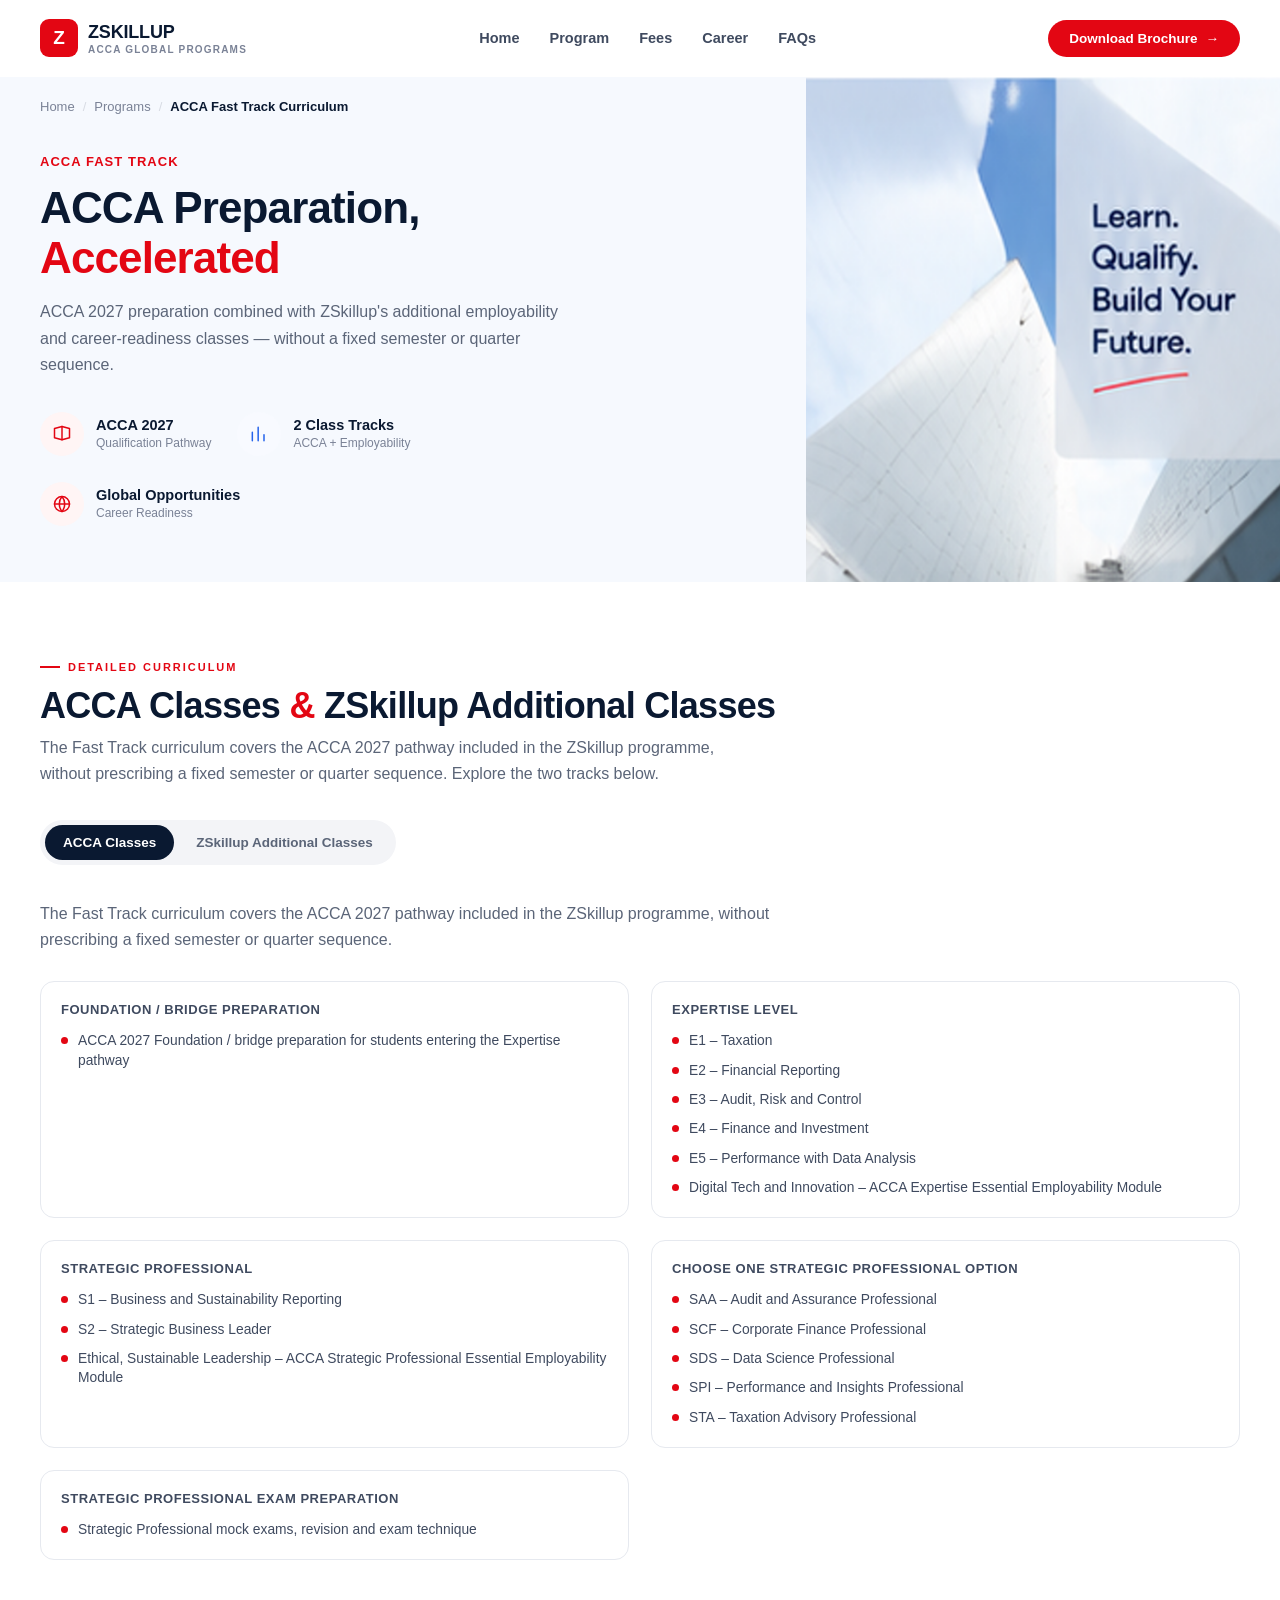
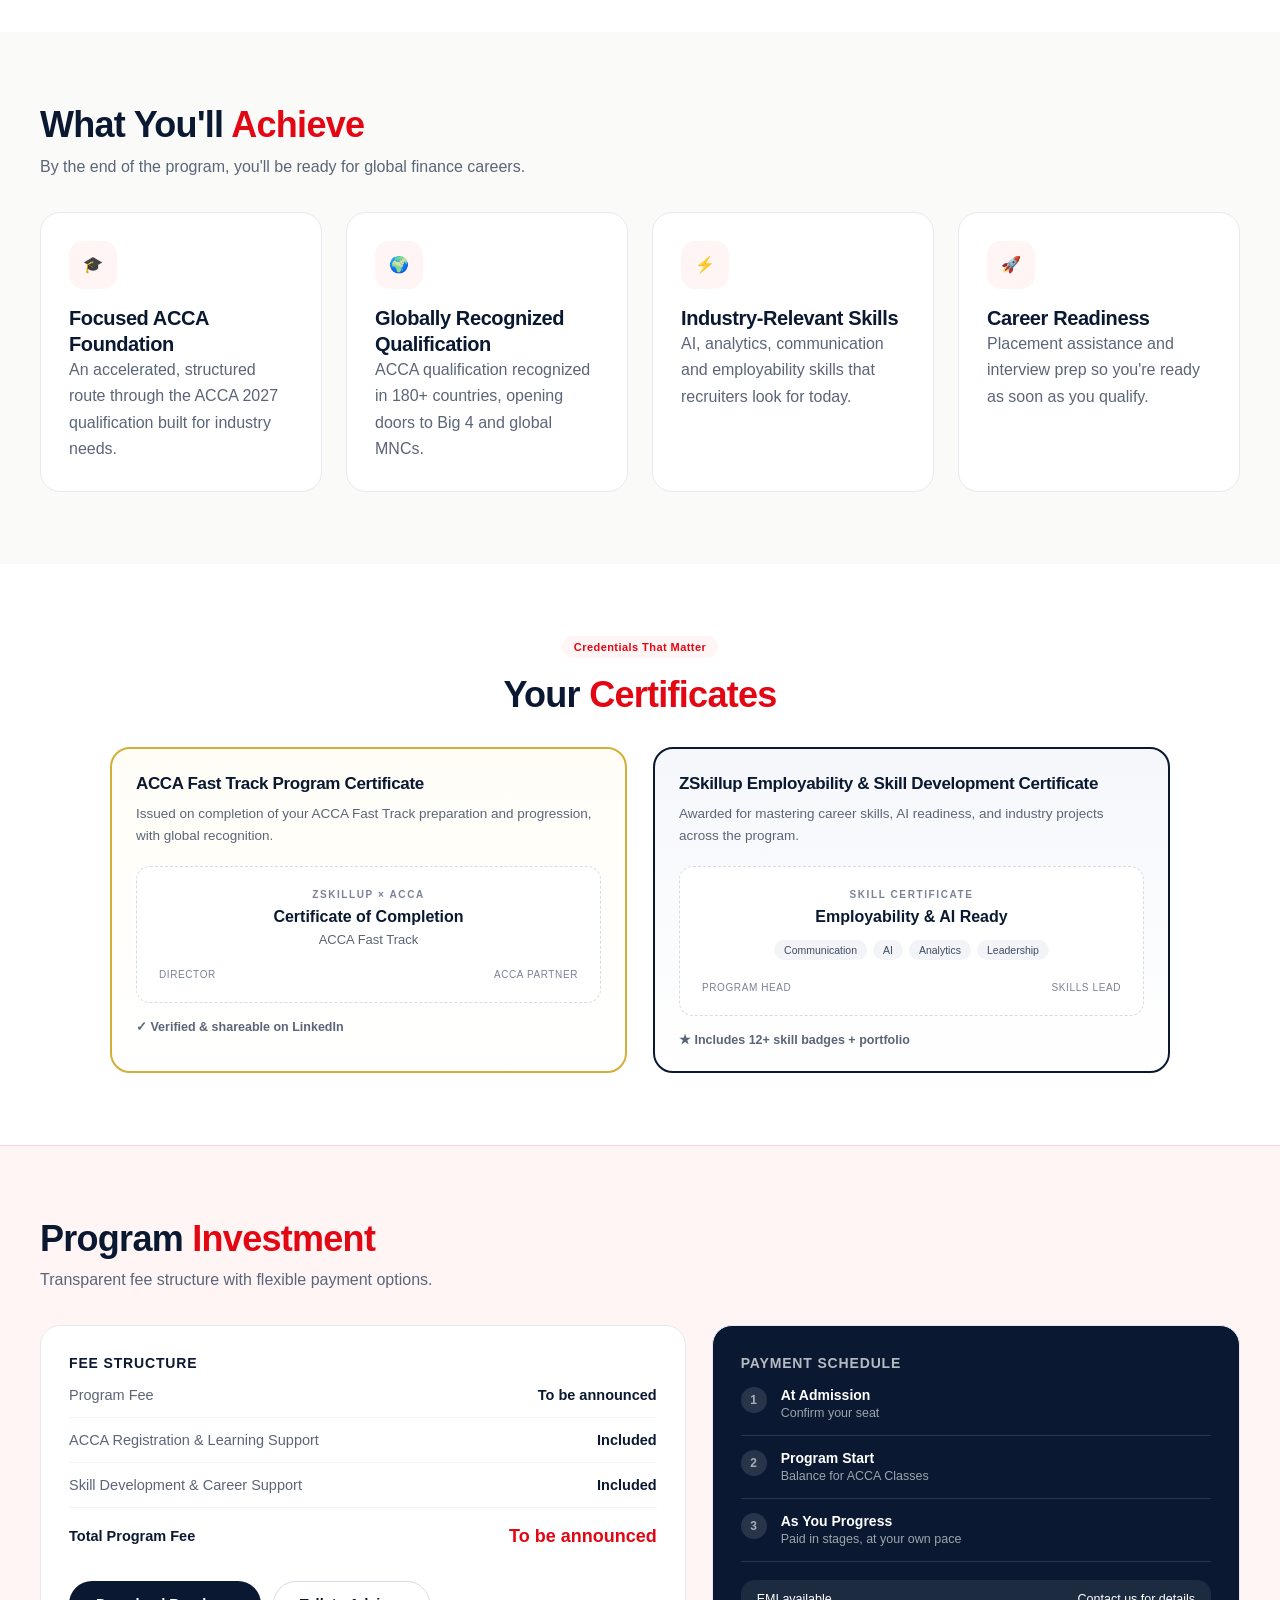
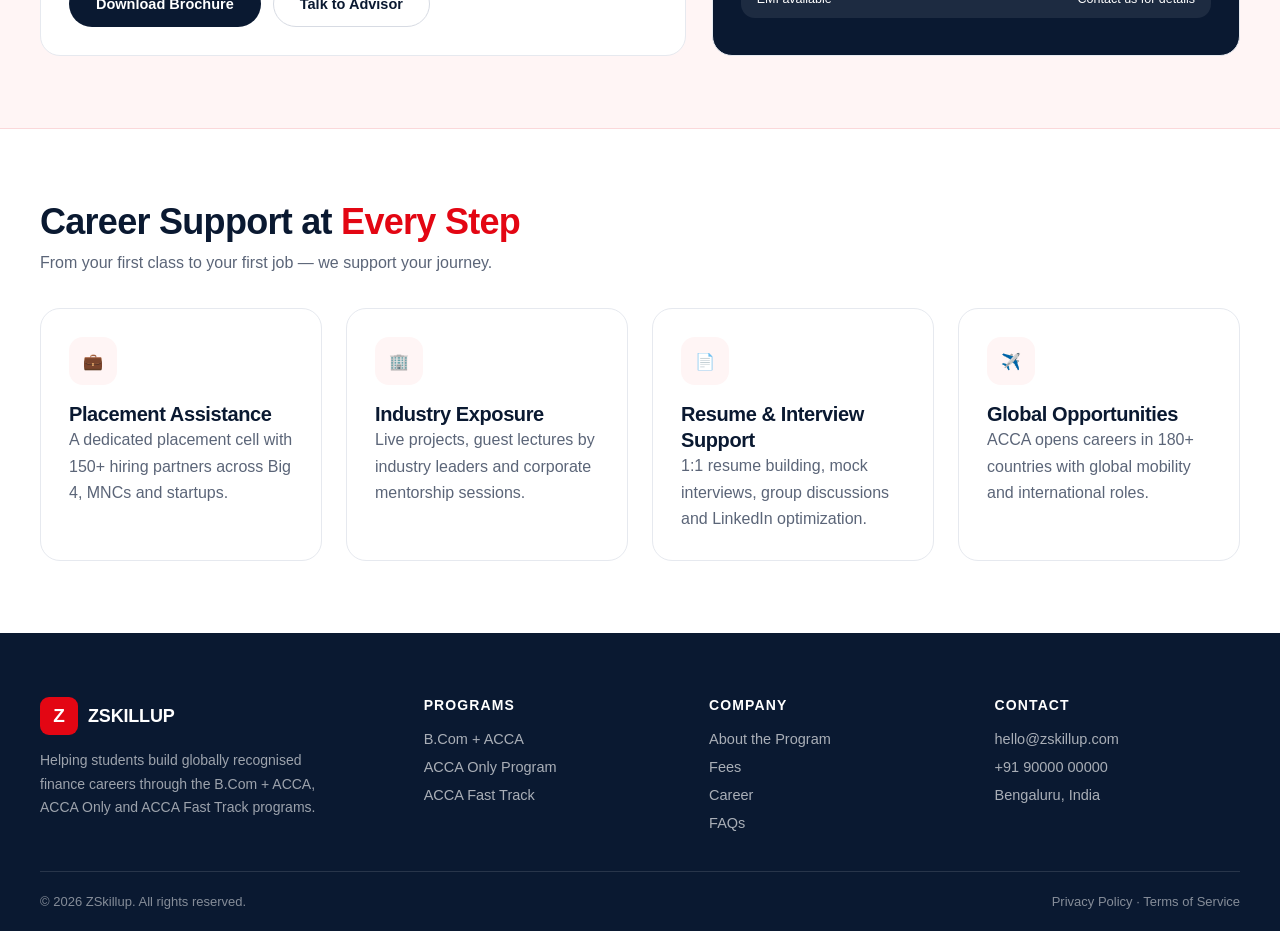
<file: curriculum/acca-fast-track/index.html>
<!DOCTYPE html>
<html lang="en">
<head>
<meta charset="UTF-8">
<meta name="viewport" content="width=device-width, initial-scale=1">
<title>ACCA Fast Track Curriculum — ZSkillup</title>
<meta name="description" content="ACCA Fast Track curriculum: ACCA 2027 preparation combined with ZSkillup's additional employability and career-readiness classes.">
<link rel="stylesheet" href="../../assets/css/style.css">
</head>
<body>
<a class="skip-link" href="#main">Skip to content</a>

<header class="site-header" data-site-header>
  <div class="container nav-row">
    <a href="../../" class="brand" aria-label="ZSkillup home">
      <span class="brand-mark">Z</span>
      <span class="stack"><span class="brand-word">ZSKILLUP</span><span class="brand-tag">ACCA GLOBAL PROGRAMS</span></span>
    </a>
    <nav class="site-nav" data-site-nav>
      <ul class="nav-links">
        <li><a href="../../">Home</a></li>
        <li><a href="../../#program">Program</a></li>
        <li><a href="../../#fees">Fees</a></li>
        <li><a href="../../career/">Career</a></li>
        <li><a href="../../#faqs">FAQs</a></li>
      </ul>
    </nav>
    <div class="nav-cta">
      <a href="../../#brochure" class="btn btn-primary btn-sm">Download Brochure <span aria-hidden="true">&rarr;</span></a>
      <button class="nav-toggle" data-nav-toggle aria-label="Toggle menu" aria-expanded="false"><span></span><span></span><span></span></button>
    </div>
  </div>
</header>

<main id="main">
  <!-- HERO -->
  <section class="curr-hero">
    <div class="curr-hero-visual" role="img" aria-label="Learn. Qualify. Build Your Future."></div>
    <div class="container curr-hero-inner">
      <div class="breadcrumb">
        <a href="../../">Home</a><span class="sep">/</span>
        <a href="../../#program">Programs</a><span class="sep">/</span>
        <span class="current">ACCA Fast Track Curriculum</span>
      </div>
      <div class="curr-hero-copy">
        <div class="curr-hero-eyebrow">ACCA Fast Track</div>
        <h1>ACCA Preparation, <span class="accent-red">Accelerated</span></h1>
        <p class="lead">ACCA 2027 preparation combined with ZSkillup's additional employability and career-readiness classes — without a fixed semester or quarter sequence.</p>
        <div class="curr-hero-features">
          <div class="curr-feature">
            <span class="ico"><svg viewBox="0 0 24 24" fill="none" stroke="currentColor" stroke-width="1.8" stroke-linecap="round" stroke-linejoin="round"><path d="M3 5.5 12 3l9 2.5v11L12 19l-9-2.5Z"/><path d="M12 3v16"/></svg></span>
            <div><b>ACCA 2027</b><span>Qualification Pathway</span></div>
          </div>
          <div class="curr-feature">
            <span class="ico blue"><svg viewBox="0 0 24 24" fill="none" stroke="currentColor" stroke-width="1.8" stroke-linecap="round" stroke-linejoin="round"><path d="M4 20V10M11 20V4M18 20v-7"/></svg></span>
            <div><b>2 Class Tracks</b><span>ACCA + Employability</span></div>
          </div>
          <div class="curr-feature">
            <span class="ico"><svg viewBox="0 0 24 24" fill="none" stroke="currentColor" stroke-width="1.8" stroke-linecap="round" stroke-linejoin="round"><circle cx="12" cy="12" r="9"/><path d="M3 12h18M12 3a14 14 0 0 1 0 18 14 14 0 0 1 0-18Z"/></svg></span>
            <div><b>Global Opportunities</b><span>Career Readiness</span></div>
          </div>
        </div>
      </div>
    </div>
  </section>

  <!-- DETAILED CURRICULUM -->
  <section class="section">
    <div class="container">
      <div class="eyebrow">Detailed Curriculum</div>
      <h2>ACCA Classes <span class="accent-red">&amp;</span> ZSkillup Additional Classes</h2>
      <p class="mt-8" style="max-width:680px;">The Fast Track curriculum covers the ACCA 2027 pathway included in the ZSkillup programme, without prescribing a fixed semester or quarter sequence. Explore the two tracks below.</p>
      <div class="mt-32" data-curriculum-mount></div>
    </div>
  </section>

  <!-- WHAT YOU'LL ACHIEVE -->
  <section class="section section--alt">
    <div class="container">
      <h2>What You'll <span class="accent-red">Achieve</span></h2>
      <p class="mt-8" style="max-width:600px;">By the end of the program, you'll be ready for global finance careers.</p>
      <div class="grid-4 mt-32">
        <div class="card"><span class="icon-badge">🎓</span><h3>Focused ACCA Foundation</h3><p>An accelerated, structured route through the ACCA 2027 qualification built for industry needs.</p></div>
        <div class="card"><span class="icon-badge">🌍</span><h3>Globally Recognized Qualification</h3><p>ACCA qualification recognized in 180+ countries, opening doors to Big 4 and global MNCs.</p></div>
        <div class="card"><span class="icon-badge">⚡</span><h3>Industry-Relevant Skills</h3><p>AI, analytics, communication and employability skills that recruiters look for today.</p></div>
        <div class="card"><span class="icon-badge">🚀</span><h3>Career Readiness</h3><p>Placement assistance and interview prep so you're ready as soon as you qualify.</p></div>
      </div>
    </div>
  </section>

  <!-- CERTIFICATES -->
  <section class="section">
    <div class="container text-center" style="max-width:680px;">
      <span class="badge">Credentials That Matter</span>
      <h2 class="mt-16">Your <span class="accent-red">Certificates</span></h2>
    </div>
    <div class="container">
      <div class="cert-grid">
        <div class="cert-card">
          <h3>ACCA Fast Track Program Certificate</h3>
          <p class="desc">Issued on completion of your ACCA Fast Track preparation and progression, with global recognition.</p>
          <div class="cert-preview">
            <div class="cert-kicker">ZSKILLUP &times; ACCA</div>
            <div class="cert-title">Certificate of Completion</div>
            <div style="font-size:13px; color:var(--gray-600); margin-top:6px;">ACCA Fast Track</div>
            <div class="cert-sign"><span>Director</span><span>ACCA Partner</span></div>
          </div>
          <div class="cert-foot">✓ Verified &amp; shareable on LinkedIn</div>
        </div>
        <div class="cert-card navy-cert">
          <h3>ZSkillup Employability &amp; Skill Development Certificate</h3>
          <p class="desc">Awarded for mastering career skills, AI readiness, and industry projects across the program.</p>
          <div class="cert-preview">
            <div class="cert-kicker">SKILL CERTIFICATE</div>
            <div class="cert-title">Employability &amp; AI Ready</div>
            <div class="cert-tags"><span>Communication</span><span>AI</span><span>Analytics</span><span>Leadership</span></div>
            <div class="cert-sign"><span>Program Head</span><span>Skills Lead</span></div>
          </div>
          <div class="cert-foot">&#9733; Includes 12+ skill badges + portfolio</div>
        </div>
      </div>
    </div>
  </section>

  <!-- PROGRAM INVESTMENT -->
  <section class="section" id="program-investment" style="background:var(--bg-red-tint); border-top:1px solid #FBD8DA; border-bottom:1px solid #FBD8DA;">
    <div class="container">
      <h2>Program <span class="accent-red">Investment</span></h2>
      <p class="mt-8" style="max-width:560px;">Transparent fee structure with flexible payment options.</p>
      <div class="invest-layout">
        <div class="invest-card">
          <h3>Fee Structure</h3>
          <div class="fee-row"><span>Program Fee</span><span>To be announced</span></div>
          <div class="fee-row"><span>ACCA Registration &amp; Learning Support</span><span>Included</span></div>
          <div class="fee-row"><span>Skill Development &amp; Career Support</span><span>Included</span></div>
          <div class="fee-row total"><span>Total Program Fee</span><span>To be announced</span></div>
          <div class="invest-actions">
            <a href="../../#brochure" class="btn btn-navy">Download Brochure</a>
            <a href="../../#talk-to-team" class="btn btn-outline">Talk to Advisor</a>
          </div>
        </div>
        <div class="invest-card navy-card">
          <h3>Payment Schedule</h3>
          <div class="pay-step"><span class="num">1</span><div><b>At Admission</b><span>Confirm your seat</span></div></div>
          <div class="pay-step"><span class="num">2</span><div><b>Program Start</b><span>Balance for ACCA Classes</span></div></div>
          <div class="pay-step"><span class="num">3</span><div><b>As You Progress</b><span>Paid in stages, at your own pace</span></div></div>
          <div class="emi-chip"><span>EMI available</span><span>Contact us for details</span></div>
        </div>
      </div>
    </div>
  </section>

  <!-- CAREER SUPPORT -->
  <section class="section">
    <div class="container">
      <h2>Career Support at <span class="accent-red">Every Step</span></h2>
      <p class="mt-8" style="max-width:560px;">From your first class to your first job — we support your journey.</p>
      <div class="grid-4 mt-32">
        <div class="card"><span class="icon-badge">💼</span><h3>Placement Assistance</h3><p>A dedicated placement cell with 150+ hiring partners across Big 4, MNCs and startups.</p></div>
        <div class="card"><span class="icon-badge">🏢</span><h3>Industry Exposure</h3><p>Live projects, guest lectures by industry leaders and corporate mentorship sessions.</p></div>
        <div class="card"><span class="icon-badge">📄</span><h3>Resume &amp; Interview Support</h3><p>1:1 resume building, mock interviews, group discussions and LinkedIn optimization.</p></div>
        <div class="card"><span class="icon-badge">✈️</span><h3>Global Opportunities</h3><p>ACCA opens careers in 180+ countries with global mobility and international roles.</p></div>
      </div>
    </div>
  </section>
</main>

<footer class="site-footer" id="footer-root"></footer>

<script src="../../assets/js/main.js"></script>
<script src="../../assets/js/footer.js" data-depth="2"></script>
<script>
window.CURRICULUM_DATA = {
  type: 'tracks',
  tracks: [
    {
      id: 'acca', label: 'ACCA Classes',
      intro: 'The Fast Track curriculum covers the ACCA 2027 pathway included in the ZSkillup programme, without prescribing a fixed semester or quarter sequence.',
      groups: [
        { title: 'Foundation / Bridge Preparation', items: ['ACCA 2027 Foundation / bridge preparation for students entering the Expertise pathway'] },
        { title: 'Expertise Level', items: ['E1 – Taxation', 'E2 – Financial Reporting', 'E3 – Audit, Risk and Control', 'E4 – Finance and Investment', 'E5 – Performance with Data Analysis', 'Digital Tech and Innovation – ACCA Expertise Essential Employability Module'] },
        { title: 'Strategic Professional', items: ['S1 – Business and Sustainability Reporting', 'S2 – Strategic Business Leader', 'Ethical, Sustainable Leadership – ACCA Strategic Professional Essential Employability Module'] },
        { title: 'Choose ONE Strategic Professional Option', items: ['SAA – Audit and Assurance Professional', 'SCF – Corporate Finance Professional', 'SDS – Data Science Professional', 'SPI – Performance and Insights Professional', 'STA – Taxation Advisory Professional'] },
        { title: 'Strategic Professional Exam Preparation', items: ['Strategic Professional mock exams, revision and exam technique'] }
      ]
    },
    {
      id: 'zskillup', label: 'ZSkillup Additional Classes',
      note: 'Important: all ZSkillup Additional Classes are optional and have no examinations. They help you develop practical, communication, digital, professional and career skills and become job ready. Participation is not mandatory.',
      groups: [
        { title: 'AI, Digital Finance & Analytics', items: ['Essentials of Generative AI', 'Prompt Engineering', 'Business Analytics and AI', 'Virtual Accounting Lab', 'Virtual Finance Lab'] },
        { title: 'Finance & Business Skills', items: ['Financial Literacy & Planning', 'Financial Modeling', 'Sustainable Finance & ESG Strategies', 'Research Methodology', 'Quantitative Techniques', 'Entrepreneurship', 'Marketing Management', 'Digital Marketing & E-Commerce', 'International Business'] },
        { title: 'Communication & Professional Development', items: ['Communicative English', 'Human Values & Professional Ethics'] },
        { title: 'Career Readiness & Placement Preparation', items: ['Mock Interviews', 'Placement Preparation', 'Final career-readiness preparation'] }
      ]
    }
  ]
};
</script>
<script src="../../assets/js/curriculum.js"></script>
</body>
</html>
</file>
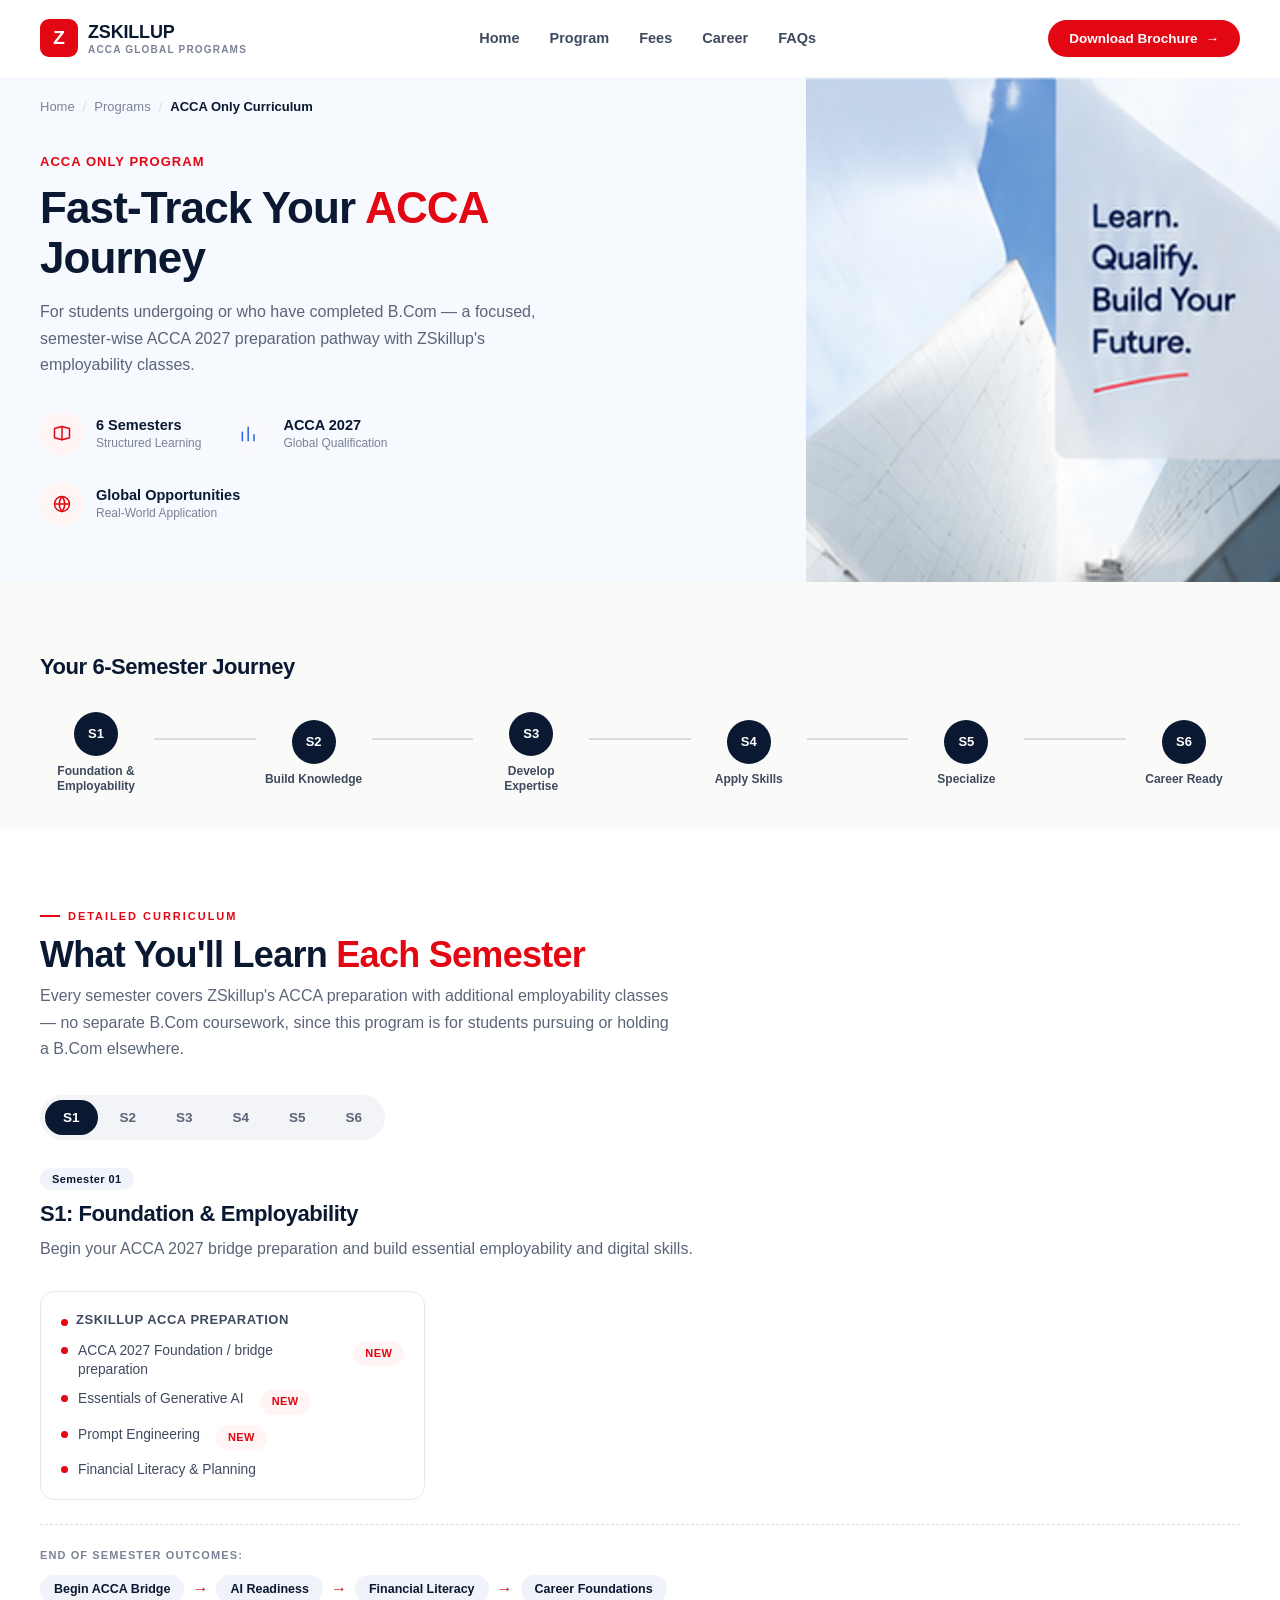
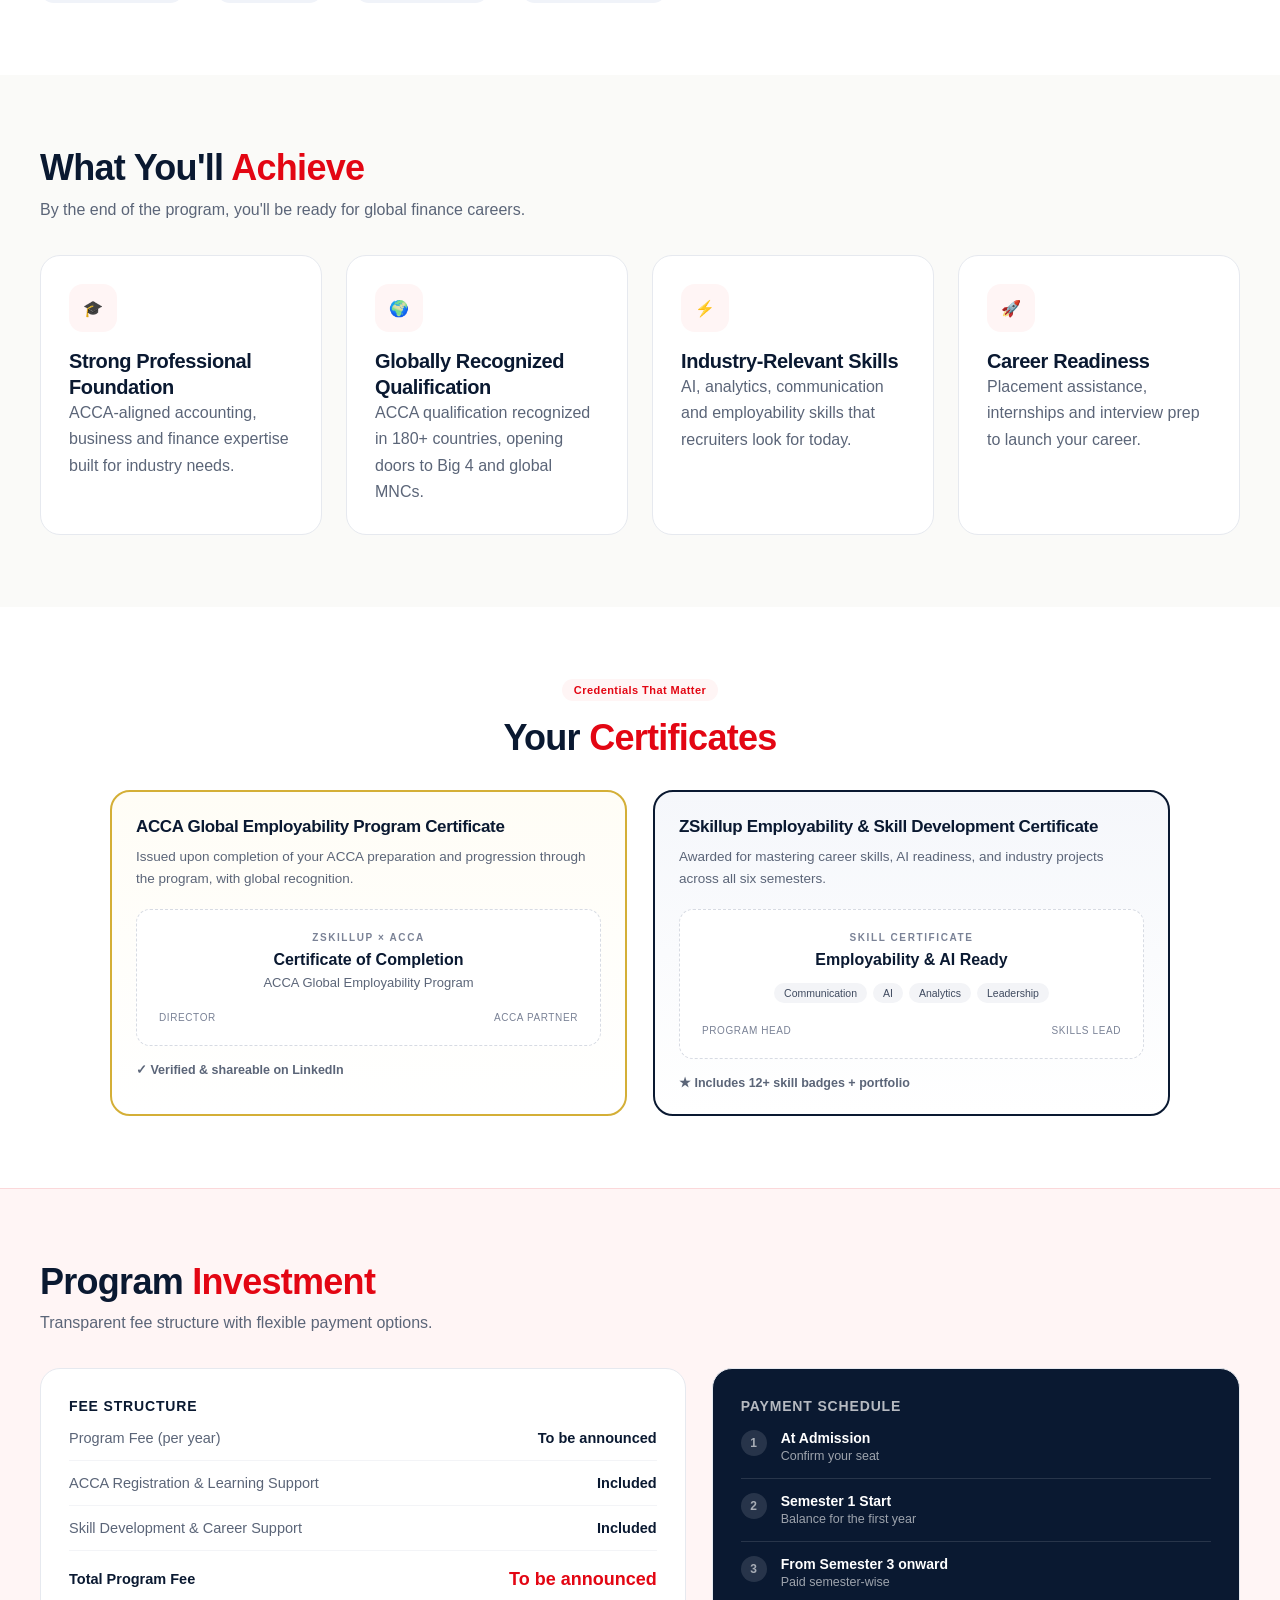
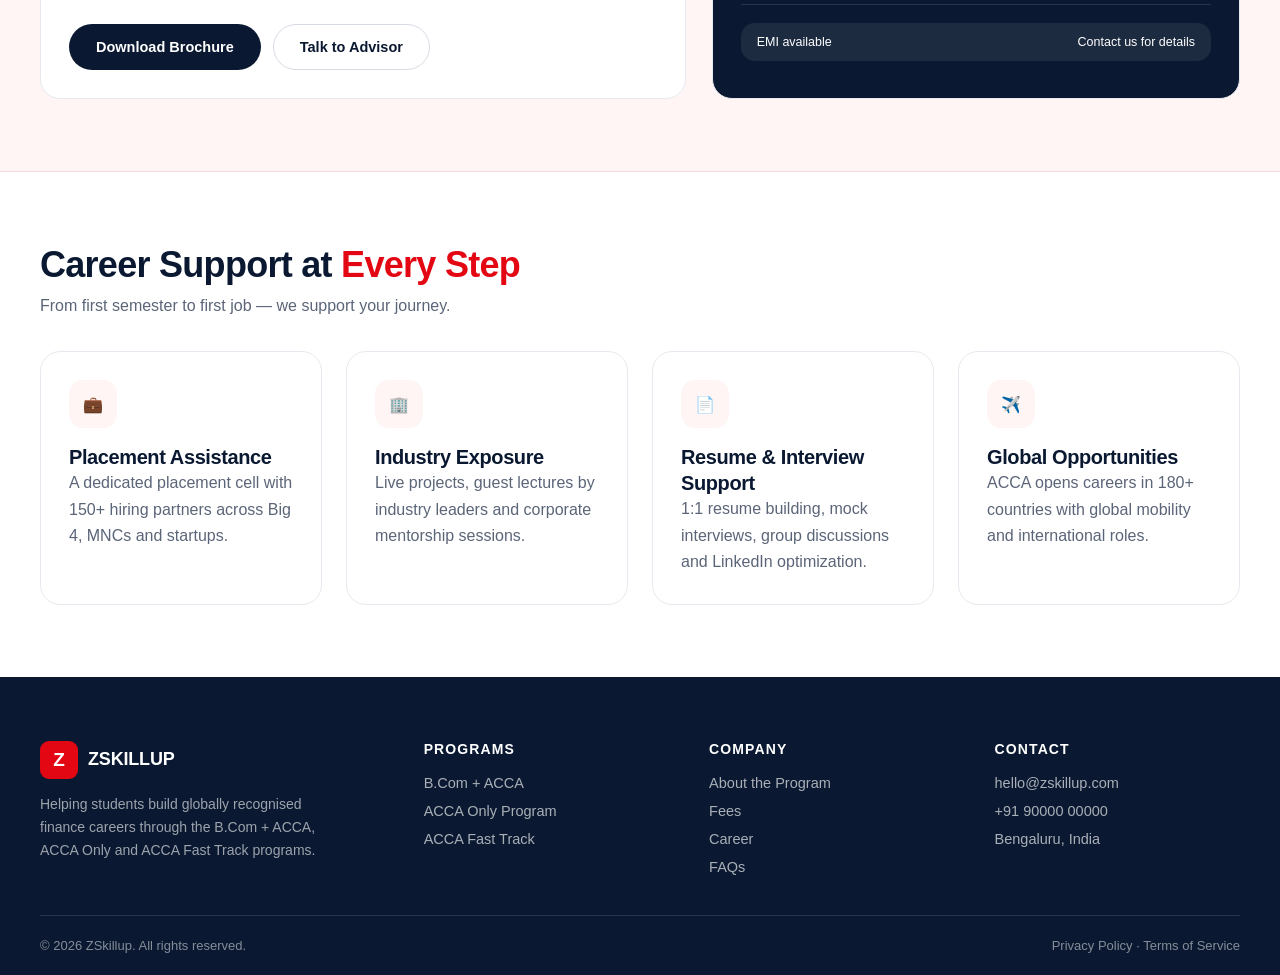
<file: curriculum/acca-only/index.html>
<!DOCTYPE html>
<html lang="en">
<head>
<meta charset="UTF-8">
<meta name="viewport" content="width=device-width, initial-scale=1">
<title>ACCA Only Program Curriculum — ZSkillup</title>
<meta name="description" content="Semester-wise curriculum for the ZSkillup ACCA Only Program, for students undergoing or who have completed B.Com, aligned to the ACCA 2027 qualification.">
<link rel="stylesheet" href="../../assets/css/style.css">
</head>
<body>
<a class="skip-link" href="#main">Skip to content</a>

<header class="site-header" data-site-header>
  <div class="container nav-row">
    <a href="../../" class="brand" aria-label="ZSkillup home">
      <span class="brand-mark">Z</span>
      <span class="stack"><span class="brand-word">ZSKILLUP</span><span class="brand-tag">ACCA GLOBAL PROGRAMS</span></span>
    </a>
    <nav class="site-nav" data-site-nav>
      <ul class="nav-links">
        <li><a href="../../">Home</a></li>
        <li><a href="../../#program">Program</a></li>
        <li><a href="../../#fees">Fees</a></li>
        <li><a href="../../career/">Career</a></li>
        <li><a href="../../#faqs">FAQs</a></li>
      </ul>
    </nav>
    <div class="nav-cta">
      <a href="../../#brochure" class="btn btn-primary btn-sm">Download Brochure <span aria-hidden="true">&rarr;</span></a>
      <button class="nav-toggle" data-nav-toggle aria-label="Toggle menu" aria-expanded="false"><span></span><span></span><span></span></button>
    </div>
  </div>
</header>

<main id="main">
  <!-- HERO -->
  <section class="curr-hero">
    <div class="curr-hero-visual" role="img" aria-label="Learn. Qualify. Build Your Future."></div>
    <div class="container curr-hero-inner">
      <div class="breadcrumb">
        <a href="../../">Home</a><span class="sep">/</span>
        <a href="../../#program">Programs</a><span class="sep">/</span>
        <span class="current">ACCA Only Curriculum</span>
      </div>
      <div class="curr-hero-copy">
        <div class="curr-hero-eyebrow">ACCA Only Program</div>
        <h1>Fast-Track Your <span class="accent-red">ACCA</span> Journey</h1>
        <p class="lead">For students undergoing or who have completed B.Com — a focused, semester-wise ACCA 2027 preparation pathway with ZSkillup's employability classes.</p>
        <div class="curr-hero-features">
          <div class="curr-feature">
            <span class="ico"><svg viewBox="0 0 24 24" fill="none" stroke="currentColor" stroke-width="1.8" stroke-linecap="round" stroke-linejoin="round"><path d="M3 5.5 12 3l9 2.5v11L12 19l-9-2.5Z"/><path d="M12 3v16"/></svg></span>
            <div><b>6 Semesters</b><span>Structured Learning</span></div>
          </div>
          <div class="curr-feature">
            <span class="ico blue"><svg viewBox="0 0 24 24" fill="none" stroke="currentColor" stroke-width="1.8" stroke-linecap="round" stroke-linejoin="round"><path d="M4 20V10M11 20V4M18 20v-7"/></svg></span>
            <div><b>ACCA 2027</b><span>Global Qualification</span></div>
          </div>
          <div class="curr-feature">
            <span class="ico"><svg viewBox="0 0 24 24" fill="none" stroke="currentColor" stroke-width="1.8" stroke-linecap="round" stroke-linejoin="round"><circle cx="12" cy="12" r="9"/><path d="M3 12h18M12 3a14 14 0 0 1 0 18 14 14 0 0 1 0-18Z"/></svg></span>
            <div><b>Global Opportunities</b><span>Real-World Application</span></div>
          </div>
        </div>
      </div>
    </div>
  </section>

  <!-- SEMESTER JOURNEY STEPPER -->
  <section class="section section--alt" style="padding-bottom:24px;">
    <div class="container">
      <h2 style="font-size:22px;">Your 6-Semester Journey</h2>
      <div class="stepper-wrap mt-24" data-semester-stepper></div>
    </div>
  </section>

  <!-- DETAILED CURRICULUM -->
  <section class="section">
    <div class="container">
      <div class="eyebrow">Detailed Curriculum</div>
      <h2>What You'll Learn <span class="accent-red">Each Semester</span></h2>
      <p class="mt-8" style="max-width:640px;">Every semester covers ZSkillup's ACCA preparation with additional employability classes — no separate B.Com coursework, since this program is for students pursuing or holding a B.Com elsewhere.</p>
      <div class="mt-32" data-curriculum-mount></div>
    </div>
  </section>

  <!-- WHAT YOU'LL ACHIEVE -->
  <section class="section section--alt">
    <div class="container">
      <h2>What You'll <span class="accent-red">Achieve</span></h2>
      <p class="mt-8" style="max-width:600px;">By the end of the program, you'll be ready for global finance careers.</p>
      <div class="grid-4 mt-32">
        <div class="card"><span class="icon-badge">🎓</span><h3>Strong Professional Foundation</h3><p>ACCA-aligned accounting, business and finance expertise built for industry needs.</p></div>
        <div class="card"><span class="icon-badge">🌍</span><h3>Globally Recognized Qualification</h3><p>ACCA qualification recognized in 180+ countries, opening doors to Big 4 and global MNCs.</p></div>
        <div class="card"><span class="icon-badge">⚡</span><h3>Industry-Relevant Skills</h3><p>AI, analytics, communication and employability skills that recruiters look for today.</p></div>
        <div class="card"><span class="icon-badge">🚀</span><h3>Career Readiness</h3><p>Placement assistance, internships and interview prep to launch your career.</p></div>
      </div>
    </div>
  </section>

  <!-- CERTIFICATES -->
  <section class="section">
    <div class="container text-center" style="max-width:680px;">
      <span class="badge">Credentials That Matter</span>
      <h2 class="mt-16">Your <span class="accent-red">Certificates</span></h2>
    </div>
    <div class="container">
      <div class="cert-grid">
        <div class="cert-card">
          <h3>ACCA Global Employability Program Certificate</h3>
          <p class="desc">Issued upon completion of your ACCA preparation and progression through the program, with global recognition.</p>
          <div class="cert-preview">
            <div class="cert-kicker">ZSKILLUP &times; ACCA</div>
            <div class="cert-title">Certificate of Completion</div>
            <div style="font-size:13px; color:var(--gray-600); margin-top:6px;">ACCA Global Employability Program</div>
            <div class="cert-sign"><span>Director</span><span>ACCA Partner</span></div>
          </div>
          <div class="cert-foot">✓ Verified &amp; shareable on LinkedIn</div>
        </div>
        <div class="cert-card navy-cert">
          <h3>ZSkillup Employability &amp; Skill Development Certificate</h3>
          <p class="desc">Awarded for mastering career skills, AI readiness, and industry projects across all six semesters.</p>
          <div class="cert-preview">
            <div class="cert-kicker">SKILL CERTIFICATE</div>
            <div class="cert-title">Employability &amp; AI Ready</div>
            <div class="cert-tags"><span>Communication</span><span>AI</span><span>Analytics</span><span>Leadership</span></div>
            <div class="cert-sign"><span>Program Head</span><span>Skills Lead</span></div>
          </div>
          <div class="cert-foot">&#9733; Includes 12+ skill badges + portfolio</div>
        </div>
      </div>
    </div>
  </section>

  <!-- PROGRAM INVESTMENT -->
  <section class="section" id="program-investment" style="background:var(--bg-red-tint); border-top:1px solid #FBD8DA; border-bottom:1px solid #FBD8DA;">
    <div class="container">
      <h2>Program <span class="accent-red">Investment</span></h2>
      <p class="mt-8" style="max-width:560px;">Transparent fee structure with flexible payment options.</p>
      <div class="invest-layout">
        <div class="invest-card">
          <h3>Fee Structure</h3>
          <div class="fee-row"><span>Program Fee (per year)</span><span>To be announced</span></div>
          <div class="fee-row"><span>ACCA Registration &amp; Learning Support</span><span>Included</span></div>
          <div class="fee-row"><span>Skill Development &amp; Career Support</span><span>Included</span></div>
          <div class="fee-row total"><span>Total Program Fee</span><span>To be announced</span></div>
          <div class="invest-actions">
            <a href="../../#brochure" class="btn btn-navy">Download Brochure</a>
            <a href="../../#talk-to-team" class="btn btn-outline">Talk to Advisor</a>
          </div>
        </div>
        <div class="invest-card navy-card">
          <h3>Payment Schedule</h3>
          <div class="pay-step"><span class="num">1</span><div><b>At Admission</b><span>Confirm your seat</span></div></div>
          <div class="pay-step"><span class="num">2</span><div><b>Semester 1 Start</b><span>Balance for the first year</span></div></div>
          <div class="pay-step"><span class="num">3</span><div><b>From Semester 3 onward</b><span>Paid semester-wise</span></div></div>
          <div class="emi-chip"><span>EMI available</span><span>Contact us for details</span></div>
        </div>
      </div>
    </div>
  </section>

  <!-- CAREER SUPPORT -->
  <section class="section">
    <div class="container">
      <h2>Career Support at <span class="accent-red">Every Step</span></h2>
      <p class="mt-8" style="max-width:560px;">From first semester to first job — we support your journey.</p>
      <div class="grid-4 mt-32">
        <div class="card"><span class="icon-badge">💼</span><h3>Placement Assistance</h3><p>A dedicated placement cell with 150+ hiring partners across Big 4, MNCs and startups.</p></div>
        <div class="card"><span class="icon-badge">🏢</span><h3>Industry Exposure</h3><p>Live projects, guest lectures by industry leaders and corporate mentorship sessions.</p></div>
        <div class="card"><span class="icon-badge">📄</span><h3>Resume &amp; Interview Support</h3><p>1:1 resume building, mock interviews, group discussions and LinkedIn optimization.</p></div>
        <div class="card"><span class="icon-badge">✈️</span><h3>Global Opportunities</h3><p>ACCA opens careers in 180+ countries with global mobility and international roles.</p></div>
      </div>
    </div>
  </section>
</main>

<footer class="site-footer" id="footer-root"></footer>

<script src="../../assets/js/main.js"></script>
<script src="../../assets/js/footer.js" data-depth="2"></script>
<script>
window.CURRICULUM_DATA = {
  type: 'semester',
  semesters: [
    {
      id: 1, code: 'S1', name: 'Foundation & Employability',
      desc: 'Begin your ACCA 2027 bridge preparation and build essential employability and digital skills.',
      columns: [
        { label: 'ZSkillup ACCA Preparation', dot: 'red', items: [
          { text: 'ACCA 2027 Foundation / bridge preparation', isNew: true },
          { text: 'Essentials of Generative AI', isNew: true },
          { text: 'Prompt Engineering', isNew: true },
          { text: 'Financial Literacy & Planning' }
        ] }
      ],
      outcomes: ['Begin ACCA Bridge', 'AI Readiness', 'Financial Literacy', 'Career Foundations']
    },
    {
      id: 2, code: 'S2', name: 'Build Knowledge',
      desc: 'Progress through ACCA Expertise modules E2 and E5 while sharpening digital and communication skills.',
      columns: [
        { label: 'ZSkillup ACCA Preparation', dot: 'red', items: ['E2 Financial Reporting', 'E5 Performance with Data Analysis', 'Digital Tech and Innovation — ACCA Expertise Essential Employability Module', 'Communicative English', 'Virtual Accounting Lab'] }
      ],
      outcomes: ['ACCA E2 & E5', 'Digital Skills', 'Communication', 'Virtual Lab Practice']
    },
    {
      id: 3, code: 'S3', name: 'Develop Expertise',
      desc: 'Complete ACCA Expertise modules E1, E3 and E4 while building research and professional skills.',
      columns: [
        { label: 'ZSkillup ACCA Preparation', dot: 'red', items: ['E1 Taxation', 'E3 Audit, Risk and Control', 'E4 Finance and Investment', 'Research Methodology', 'Environmental Science', 'Virtual Finance Lab'] }
      ],
      outcomes: ['ACCA E1 / E3 / E4', 'Research Skills', 'Risk & Audit Basics', 'Professional Mindset']
    },
    {
      id: 4, code: 'S4', name: 'Apply Skills',
      desc: 'Progress into ACCA Strategic Professional modules S1 and S2 with leadership and entrepreneurship skills.',
      columns: [
        { label: 'ZSkillup ACCA Preparation', dot: 'red', items: ['S1 Business and Sustainability Reporting', 'S2 Strategic Business Leader', 'Ethical, Sustainable Leadership — ACCA Strategic Professional Essential Employability Module', 'Entrepreneurship', 'Marketing Management', 'Quantitative Techniques'] }
      ],
      outcomes: ['ACCA S1 & S2', 'Leadership Basics', 'Entrepreneurship', 'Sustainability Reporting']
    },
    {
      id: 5, code: 'S5', name: 'Specialize',
      desc: 'Begin your chosen ACCA Strategic Professional Option alongside financial modeling and digital marketing skills.',
      columns: [
        { label: 'ZSkillup ACCA Preparation', dot: 'red', items: ['Choose ONE Strategic Professional Option: SAA, SCF, SDS, SPI or STA', 'Financial Modeling', 'Digital Marketing & E-Commerce'] }
      ],
      outcomes: ['Chosen SP Option', 'Financial Modeling', 'Digital Marketing', 'Career Positioning']
    },
    {
      id: 6, code: 'S6', name: 'Career Ready',
      desc: 'Complete your chosen ACCA Strategic Professional Option and get placement-ready with final career preparation.',
      columns: [
        { label: 'ZSkillup ACCA Preparation', dot: 'red', items: ['Complete the ONE selected Strategic Professional Option', 'Strategic Professional mock exams, revision & exam technique', 'Sustainable Finance & ESG Strategies', 'Business Analytics and AI', 'Human Values & Professional Ethics', 'International Business', 'Mock Interviews', 'Placement Preparation', 'Final career-readiness preparation'] }
      ],
      outcomes: ['Complete SP Option', 'Exam Readiness', 'Mock Interviews', 'Placement Prep']
    }
  ]
};
</script>
<script src="../../assets/js/curriculum.js"></script>
</body>
</html>
</file>
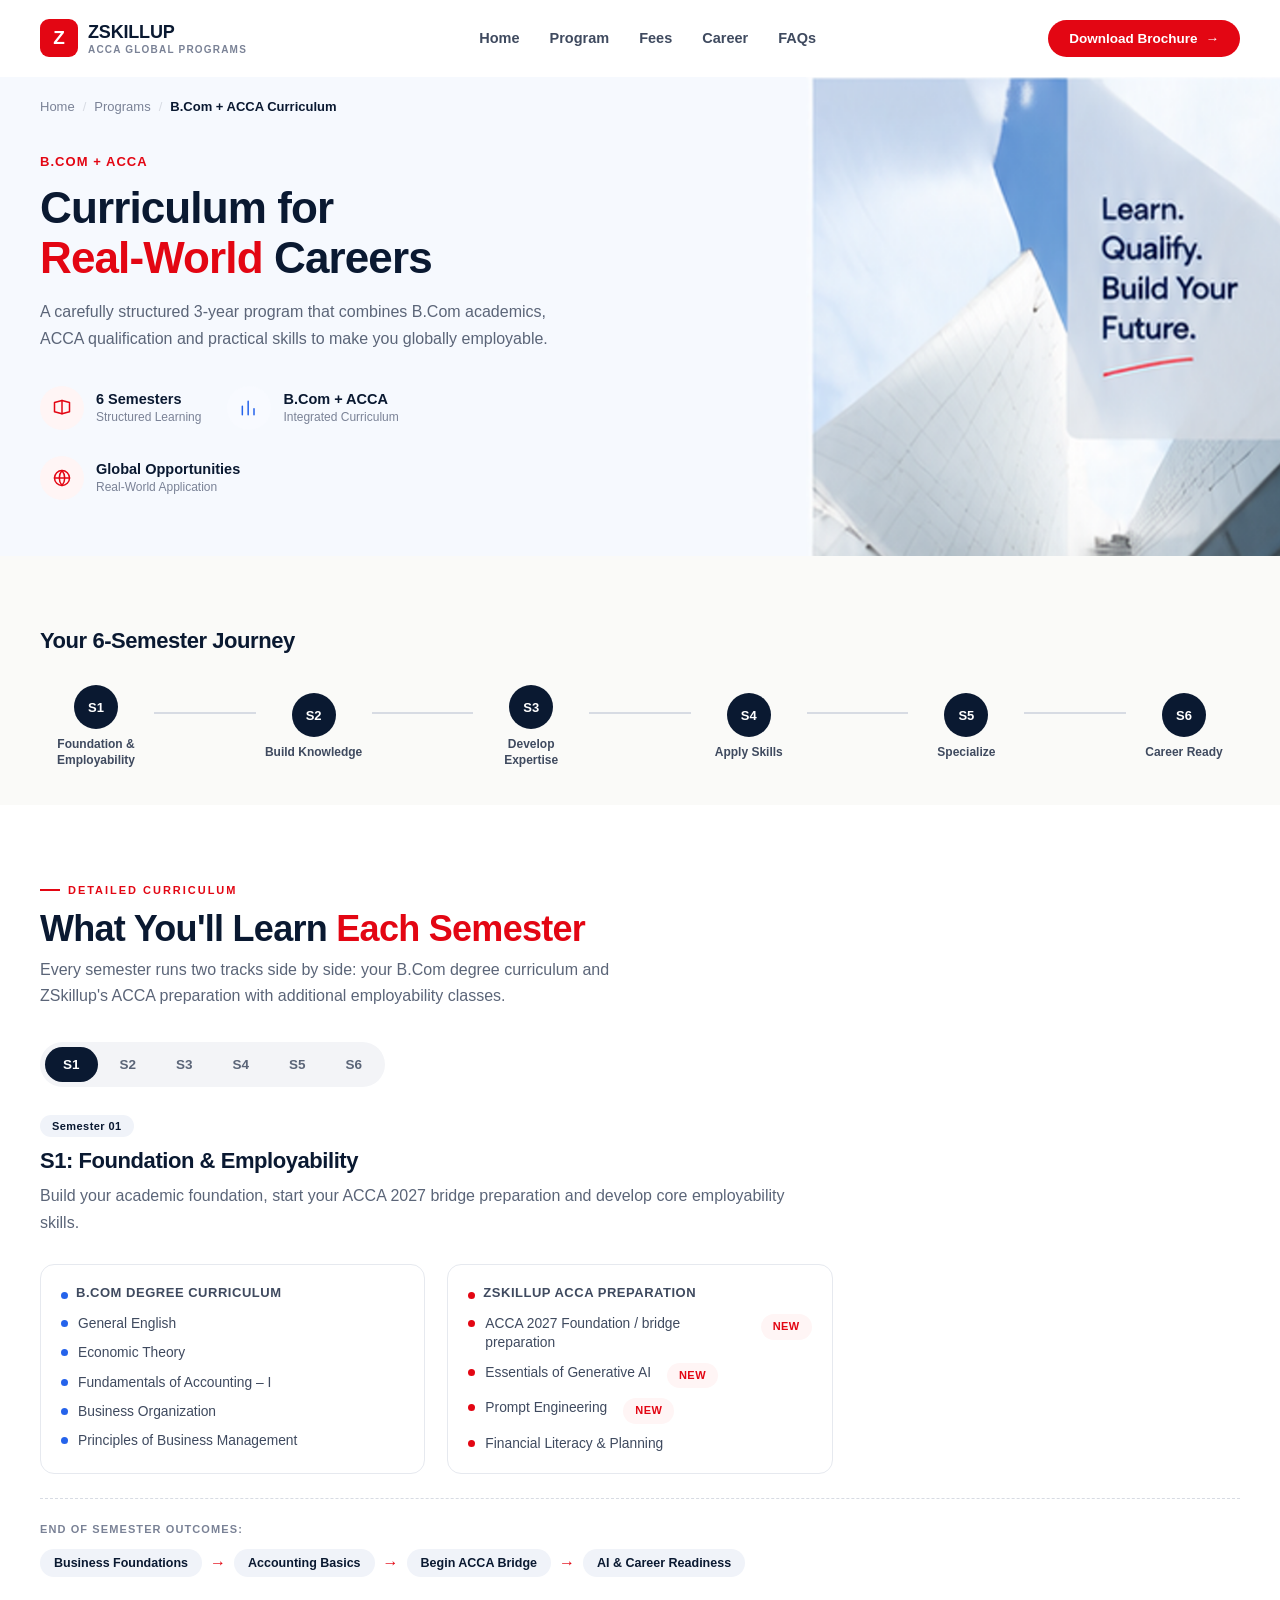
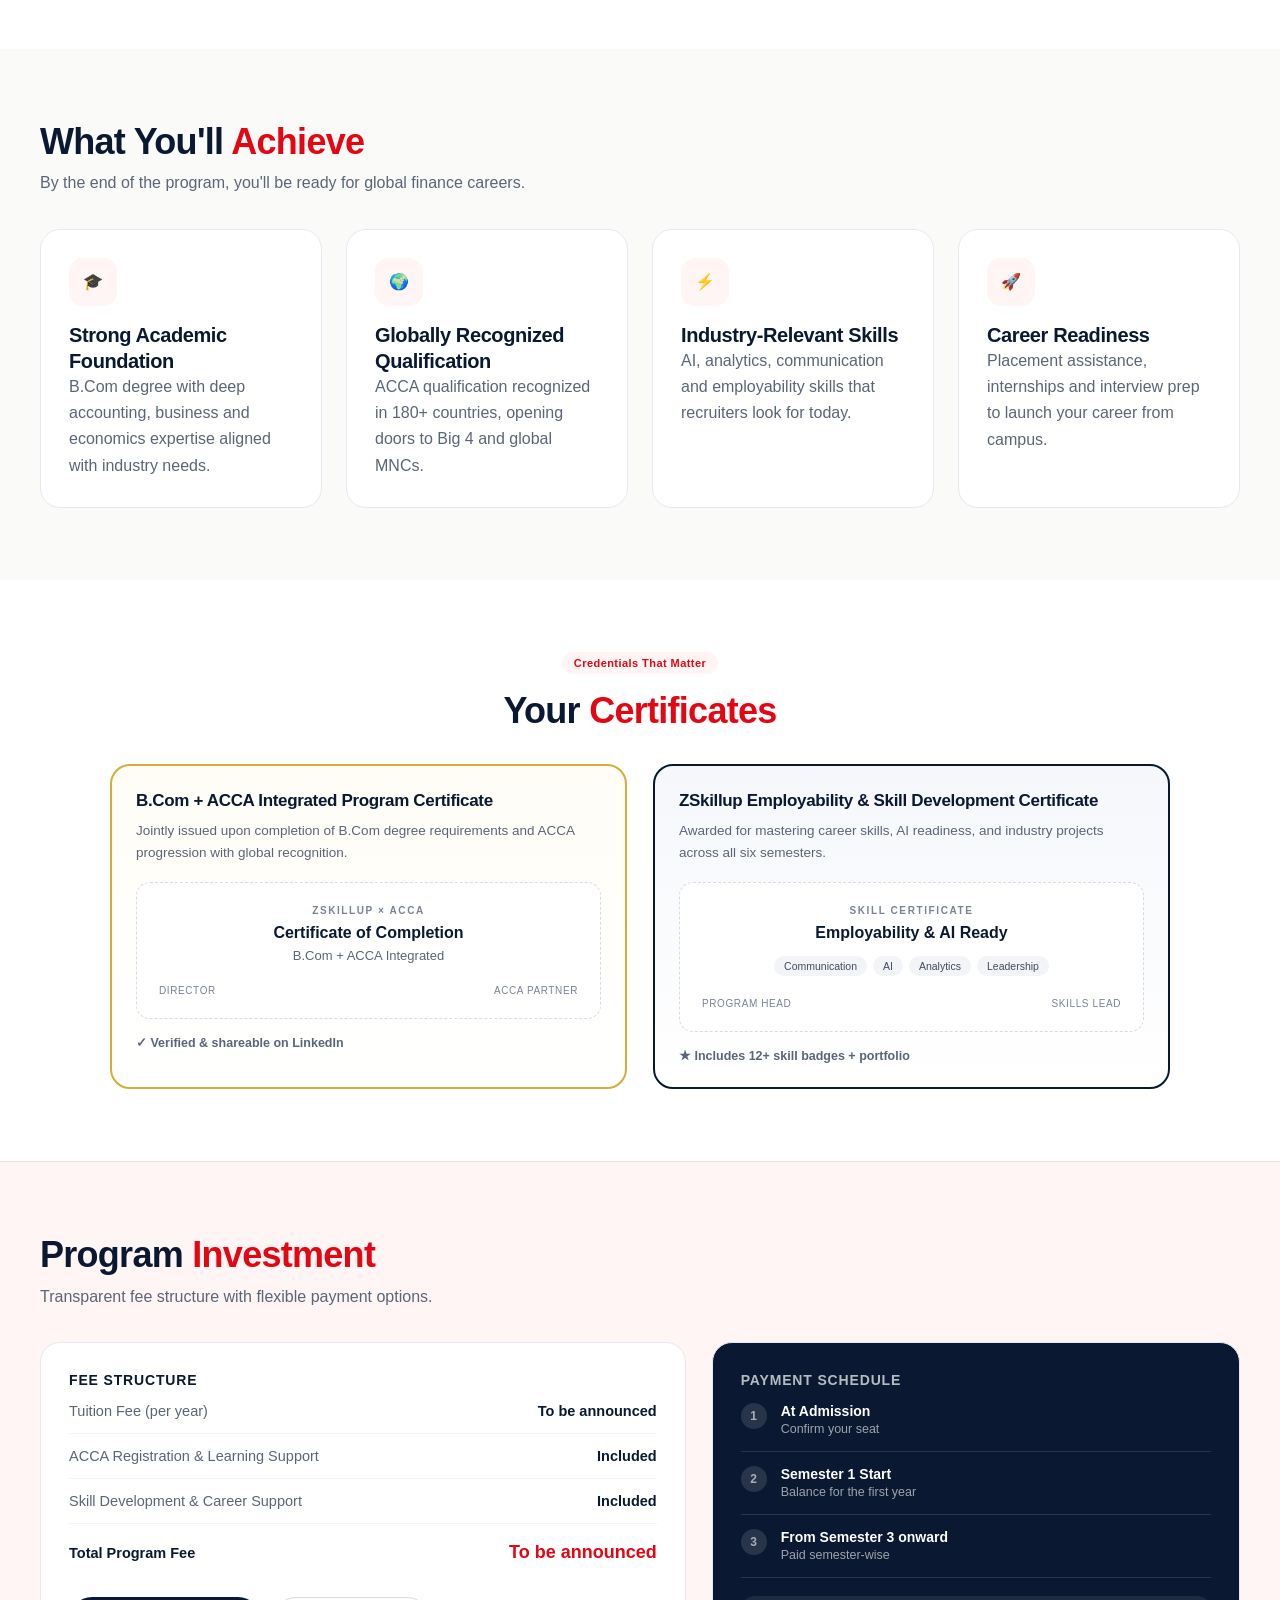
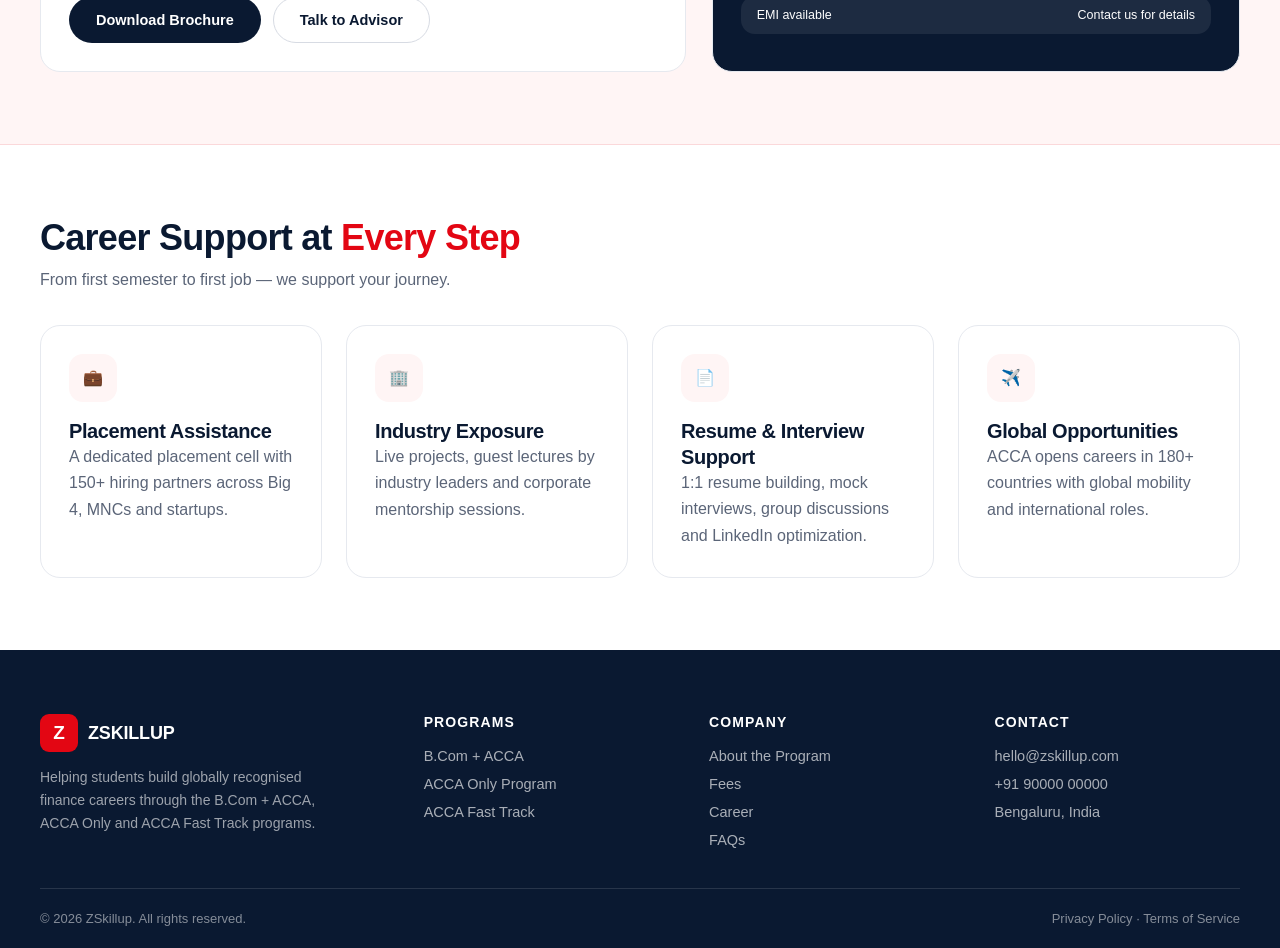
<file: curriculum/bcom-acca/index.html>
<!DOCTYPE html>
<html lang="en">
<head>
<meta charset="UTF-8">
<meta name="viewport" content="width=device-width, initial-scale=1">
<title>B.Com + ACCA Curriculum — ZSkillup</title>
<meta name="description" content="Semester-wise curriculum for the ZSkillup B.Com + ACCA Global Employability Program, aligned to the ACCA 2027 qualification.">
<link rel="stylesheet" href="../../assets/css/style.css">
</head>
<body>
<a class="skip-link" href="#main">Skip to content</a>

<header class="site-header" data-site-header>
  <div class="container nav-row">
    <a href="../../" class="brand" aria-label="ZSkillup home">
      <span class="brand-mark">Z</span>
      <span class="stack"><span class="brand-word">ZSKILLUP</span><span class="brand-tag">ACCA GLOBAL PROGRAMS</span></span>
    </a>
    <nav class="site-nav" data-site-nav>
      <ul class="nav-links">
        <li><a href="../../">Home</a></li>
        <li><a href="../../#program">Program</a></li>
        <li><a href="../../#fees">Fees</a></li>
        <li><a href="../../career/">Career</a></li>
        <li><a href="../../#faqs">FAQs</a></li>
      </ul>
    </nav>
    <div class="nav-cta">
      <a href="../../#brochure" class="btn btn-primary btn-sm">Download Brochure <span aria-hidden="true">&rarr;</span></a>
      <button class="nav-toggle" data-nav-toggle aria-label="Toggle menu" aria-expanded="false"><span></span><span></span><span></span></button>
    </div>
  </div>
</header>

<main id="main">
  <!-- HERO -->
  <section class="curr-hero">
    <div class="curr-hero-visual" role="img" aria-label="Learn. Qualify. Build Your Future."></div>
    <div class="container curr-hero-inner">
      <div class="breadcrumb">
        <a href="../../">Home</a><span class="sep">/</span>
        <a href="../../#program">Programs</a><span class="sep">/</span>
        <span class="current">B.Com + ACCA Curriculum</span>
      </div>
      <div class="curr-hero-copy">
        <div class="curr-hero-eyebrow">B.Com + ACCA</div>
        <h1>Curriculum for<br><span class="accent-red">Real-World</span> Careers</h1>
        <p class="lead">A carefully structured 3-year program that combines B.Com academics, ACCA qualification and practical skills to make you globally employable.</p>
        <div class="curr-hero-features">
          <div class="curr-feature">
            <span class="ico"><svg viewBox="0 0 24 24" fill="none" stroke="currentColor" stroke-width="1.8" stroke-linecap="round" stroke-linejoin="round"><path d="M3 5.5 12 3l9 2.5v11L12 19l-9-2.5Z"/><path d="M12 3v16"/></svg></span>
            <div><b>6 Semesters</b><span>Structured Learning</span></div>
          </div>
          <div class="curr-feature">
            <span class="ico blue"><svg viewBox="0 0 24 24" fill="none" stroke="currentColor" stroke-width="1.8" stroke-linecap="round" stroke-linejoin="round"><path d="M4 20V10M11 20V4M18 20v-7"/></svg></span>
            <div><b>B.Com + ACCA</b><span>Integrated Curriculum</span></div>
          </div>
          <div class="curr-feature">
            <span class="ico"><svg viewBox="0 0 24 24" fill="none" stroke="currentColor" stroke-width="1.8" stroke-linecap="round" stroke-linejoin="round"><circle cx="12" cy="12" r="9"/><path d="M3 12h18M12 3a14 14 0 0 1 0 18 14 14 0 0 1 0-18Z"/></svg></span>
            <div><b>Global Opportunities</b><span>Real-World Application</span></div>
          </div>
        </div>
      </div>
    </div>
  </section>

  <!-- SEMESTER JOURNEY STEPPER -->
  <section class="section section--alt" style="padding-bottom:24px;">
    <div class="container">
      <h2 style="font-size:22px;">Your 6-Semester Journey</h2>
      <div class="stepper-wrap mt-24" data-semester-stepper></div>
    </div>
  </section>

  <!-- DETAILED CURRICULUM -->
  <section class="section">
    <div class="container">
      <div class="eyebrow">Detailed Curriculum</div>
      <h2>What You'll Learn <span class="accent-red">Each Semester</span></h2>
      <p class="mt-8" style="max-width:640px;">Every semester runs two tracks side by side: your B.Com degree curriculum and ZSkillup's ACCA preparation with additional employability classes.</p>
      <div class="mt-32" data-curriculum-mount></div>
    </div>
  </section>

  <!-- WHAT YOU'LL ACHIEVE -->
  <section class="section section--alt">
    <div class="container">
      <h2>What You'll <span class="accent-red">Achieve</span></h2>
      <p class="mt-8" style="max-width:600px;">By the end of the program, you'll be ready for global finance careers.</p>
      <div class="grid-4 mt-32">
        <div class="card"><span class="icon-badge">🎓</span><h3>Strong Academic Foundation</h3><p>B.Com degree with deep accounting, business and economics expertise aligned with industry needs.</p></div>
        <div class="card"><span class="icon-badge">🌍</span><h3>Globally Recognized Qualification</h3><p>ACCA qualification recognized in 180+ countries, opening doors to Big 4 and global MNCs.</p></div>
        <div class="card"><span class="icon-badge">⚡</span><h3>Industry-Relevant Skills</h3><p>AI, analytics, communication and employability skills that recruiters look for today.</p></div>
        <div class="card"><span class="icon-badge">🚀</span><h3>Career Readiness</h3><p>Placement assistance, internships and interview prep to launch your career from campus.</p></div>
      </div>
    </div>
  </section>

  <!-- CERTIFICATES -->
  <section class="section">
    <div class="container text-center" style="max-width:680px;">
      <span class="badge">Credentials That Matter</span>
      <h2 class="mt-16">Your <span class="accent-red">Certificates</span></h2>
    </div>
    <div class="container">
      <div class="cert-grid">
        <div class="cert-card">
          <h3>B.Com + ACCA Integrated Program Certificate</h3>
          <p class="desc">Jointly issued upon completion of B.Com degree requirements and ACCA progression with global recognition.</p>
          <div class="cert-preview">
            <div class="cert-kicker">ZSKILLUP &times; ACCA</div>
            <div class="cert-title">Certificate of Completion</div>
            <div style="font-size:13px; color:var(--gray-600); margin-top:6px;">B.Com + ACCA Integrated</div>
            <div class="cert-sign"><span>Director</span><span>ACCA Partner</span></div>
          </div>
          <div class="cert-foot">✓ Verified &amp; shareable on LinkedIn</div>
        </div>
        <div class="cert-card navy-cert">
          <h3>ZSkillup Employability &amp; Skill Development Certificate</h3>
          <p class="desc">Awarded for mastering career skills, AI readiness, and industry projects across all six semesters.</p>
          <div class="cert-preview">
            <div class="cert-kicker">SKILL CERTIFICATE</div>
            <div class="cert-title">Employability &amp; AI Ready</div>
            <div class="cert-tags"><span>Communication</span><span>AI</span><span>Analytics</span><span>Leadership</span></div>
            <div class="cert-sign"><span>Program Head</span><span>Skills Lead</span></div>
          </div>
          <div class="cert-foot">&#9733; Includes 12+ skill badges + portfolio</div>
        </div>
      </div>
    </div>
  </section>

  <!-- PROGRAM INVESTMENT -->
  <section class="section" id="program-investment" style="background:var(--bg-red-tint); border-top:1px solid #FBD8DA; border-bottom:1px solid #FBD8DA;">
    <div class="container">
      <h2>Program <span class="accent-red">Investment</span></h2>
      <p class="mt-8" style="max-width:560px;">Transparent fee structure with flexible payment options.</p>
      <div class="invest-layout">
        <div class="invest-card">
          <h3>Fee Structure</h3>
          <div class="fee-row"><span>Tuition Fee (per year)</span><span>To be announced</span></div>
          <div class="fee-row"><span>ACCA Registration &amp; Learning Support</span><span>Included</span></div>
          <div class="fee-row"><span>Skill Development &amp; Career Support</span><span>Included</span></div>
          <div class="fee-row total"><span>Total Program Fee</span><span>To be announced</span></div>
          <div class="invest-actions">
            <a href="../../#brochure" class="btn btn-navy">Download Brochure</a>
            <a href="../../#talk-to-team" class="btn btn-outline">Talk to Advisor</a>
          </div>
        </div>
        <div class="invest-card navy-card">
          <h3>Payment Schedule</h3>
          <div class="pay-step"><span class="num">1</span><div><b>At Admission</b><span>Confirm your seat</span></div></div>
          <div class="pay-step"><span class="num">2</span><div><b>Semester 1 Start</b><span>Balance for the first year</span></div></div>
          <div class="pay-step"><span class="num">3</span><div><b>From Semester 3 onward</b><span>Paid semester-wise</span></div></div>
          <div class="emi-chip"><span>EMI available</span><span>Contact us for details</span></div>
        </div>
      </div>
    </div>
  </section>

  <!-- CAREER SUPPORT -->
  <section class="section">
    <div class="container">
      <h2>Career Support at <span class="accent-red">Every Step</span></h2>
      <p class="mt-8" style="max-width:560px;">From first semester to first job — we support your journey.</p>
      <div class="grid-4 mt-32">
        <div class="card"><span class="icon-badge">💼</span><h3>Placement Assistance</h3><p>A dedicated placement cell with 150+ hiring partners across Big 4, MNCs and startups.</p></div>
        <div class="card"><span class="icon-badge">🏢</span><h3>Industry Exposure</h3><p>Live projects, guest lectures by industry leaders and corporate mentorship sessions.</p></div>
        <div class="card"><span class="icon-badge">📄</span><h3>Resume &amp; Interview Support</h3><p>1:1 resume building, mock interviews, group discussions and LinkedIn optimization.</p></div>
        <div class="card"><span class="icon-badge">✈️</span><h3>Global Opportunities</h3><p>ACCA opens careers in 180+ countries with global mobility and international roles.</p></div>
      </div>
    </div>
  </section>
</main>

<footer class="site-footer" id="footer-root"></footer>

<script src="../../assets/js/main.js"></script>
<script src="../../assets/js/footer.js" data-depth="2"></script>
<script>
window.CURRICULUM_DATA = {
  type: 'semester',
  semesters: [
    {
      id: 1, code: 'S1', name: 'Foundation & Employability',
      desc: 'Build your academic foundation, start your ACCA 2027 bridge preparation and develop core employability skills.',
      columns: [
        { label: 'B.Com Degree Curriculum', dot: 'blue', items: ['General English', 'Economic Theory', 'Fundamentals of Accounting – I', 'Business Organization', 'Principles of Business Management'] },
        { label: 'ZSkillup ACCA Preparation', dot: 'red', items: [
          { text: 'ACCA 2027 Foundation / bridge preparation', isNew: true },
          { text: 'Essentials of Generative AI', isNew: true },
          { text: 'Prompt Engineering', isNew: true },
          { text: 'Financial Literacy & Planning' }
        ] }
      ],
      outcomes: ['Business Foundations', 'Accounting Basics', 'Begin ACCA Bridge', 'AI & Career Readiness']
    },
    {
      id: 2, code: 'S2', name: 'Build Knowledge',
      desc: 'Strengthen core commerce concepts while progressing through ACCA Expertise modules E2 and E5.',
      columns: [
        { label: 'B.Com Degree Curriculum', dot: 'blue', items: ['Computer Awareness and Internet', 'Marketing Management', 'Fundamentals of Accounting – II', 'Business Law', 'Fundamentals of Entrepreneurship and Innovation'] },
        { label: 'ZSkillup ACCA Preparation', dot: 'red', items: ['E2 Financial Reporting', 'E5 Performance with Data Analysis', 'Digital Tech and Innovation — ACCA Expertise Essential Employability Module', 'Communicative English', 'Virtual Accounting Lab'] }
      ],
      outcomes: ['Accounting Cycle', 'ACCA E2 & E5', 'Digital Skills', 'Communication']
    },
    {
      id: 3, code: 'S3', name: 'Develop Expertise',
      desc: 'Deepen your expertise in finance and commerce while completing ACCA Expertise modules E1, E3 and E4.',
      columns: [
        { label: 'B.Com Degree Curriculum', dot: 'blue', items: ['Business Communication', 'Financial Management', 'Cost Accounting', 'Financial Services', 'E-Commerce', 'Simulation'] },
        { label: 'ZSkillup ACCA Preparation', dot: 'red', items: ['E1 Taxation', 'E3 Audit, Risk and Control', 'E4 Finance and Investment', 'Research Methodology', 'Environmental Science', 'Virtual Finance Lab'] }
      ],
      outcomes: ['Cost & Finance', 'ACCA E1 / E3 / E4', 'Research Skills', 'Professional Mindset']
    },
    {
      id: 4, code: 'S4', name: 'Apply Skills',
      desc: 'Apply your learning to real business scenarios while progressing into ACCA Strategic Professional modules S1 and S2.',
      columns: [
        { label: 'B.Com Degree Curriculum', dot: 'blue', items: ['Direct Taxes', 'Business Statistics', 'Business Environment', 'Environmental Science', 'Human Resource Management'] },
        { label: 'ZSkillup ACCA Preparation', dot: 'red', items: ['S1 Business and Sustainability Reporting', 'S2 Strategic Business Leader', 'Ethical, Sustainable Leadership — ACCA Strategic Professional Essential Employability Module', 'Entrepreneurship', 'Marketing Management', 'Quantitative Techniques'] }
      ],
      outcomes: ['Taxation & Stats', 'ACCA S1 & S2', 'Leadership Basics', 'Entrepreneurship']
    },
    {
      id: 5, code: 'S5', name: 'Specialize',
      desc: 'Specialize with an elective B.Com pathway and begin your chosen ACCA Strategic Professional Option.',
      columns: [
        { label: 'B.Com Degree Curriculum', dot: 'blue', items: ['Management Accounting', 'Indirect Taxes', '3 subjects in chosen elective / specialisation'] },
        { label: 'ZSkillup ACCA Preparation', dot: 'red', items: ['Choose ONE Strategic Professional Option: SAA, SCF, SDS, SPI or STA', 'Financial Modeling', 'Digital Marketing & E-Commerce'] }
      ],
      outcomes: ['Specialisation', 'Chosen SP Option', 'Financial Modeling', 'Career Positioning']
    },
    {
      id: 6, code: 'S6', name: 'Career Ready',
      desc: 'Complete your chosen ACCA Strategic Professional Option and get placement-ready with final career preparation.',
      columns: [
        { label: 'B.Com Degree Curriculum', dot: 'blue', items: ['Principles and Practice of Auditing', 'Project', '3 subjects in chosen elective / specialisation'] },
        { label: 'ZSkillup ACCA Preparation', dot: 'red', items: ['Complete the ONE selected Strategic Professional Option', 'Strategic Professional mock exams, revision & exam technique', 'Sustainable Finance & ESG Strategies', 'Business Analytics and AI', 'Human Values & Professional Ethics', 'International Business', 'Mock Interviews', 'Placement Preparation', 'Final career-readiness preparation'] }
      ],
      outcomes: ['Complete SP Option', 'Exam Readiness', 'Mock Interviews', 'Placement Prep']
    }
  ]
};
</script>
<script src="../../assets/js/curriculum.js"></script>
</body>
</html>
</file>
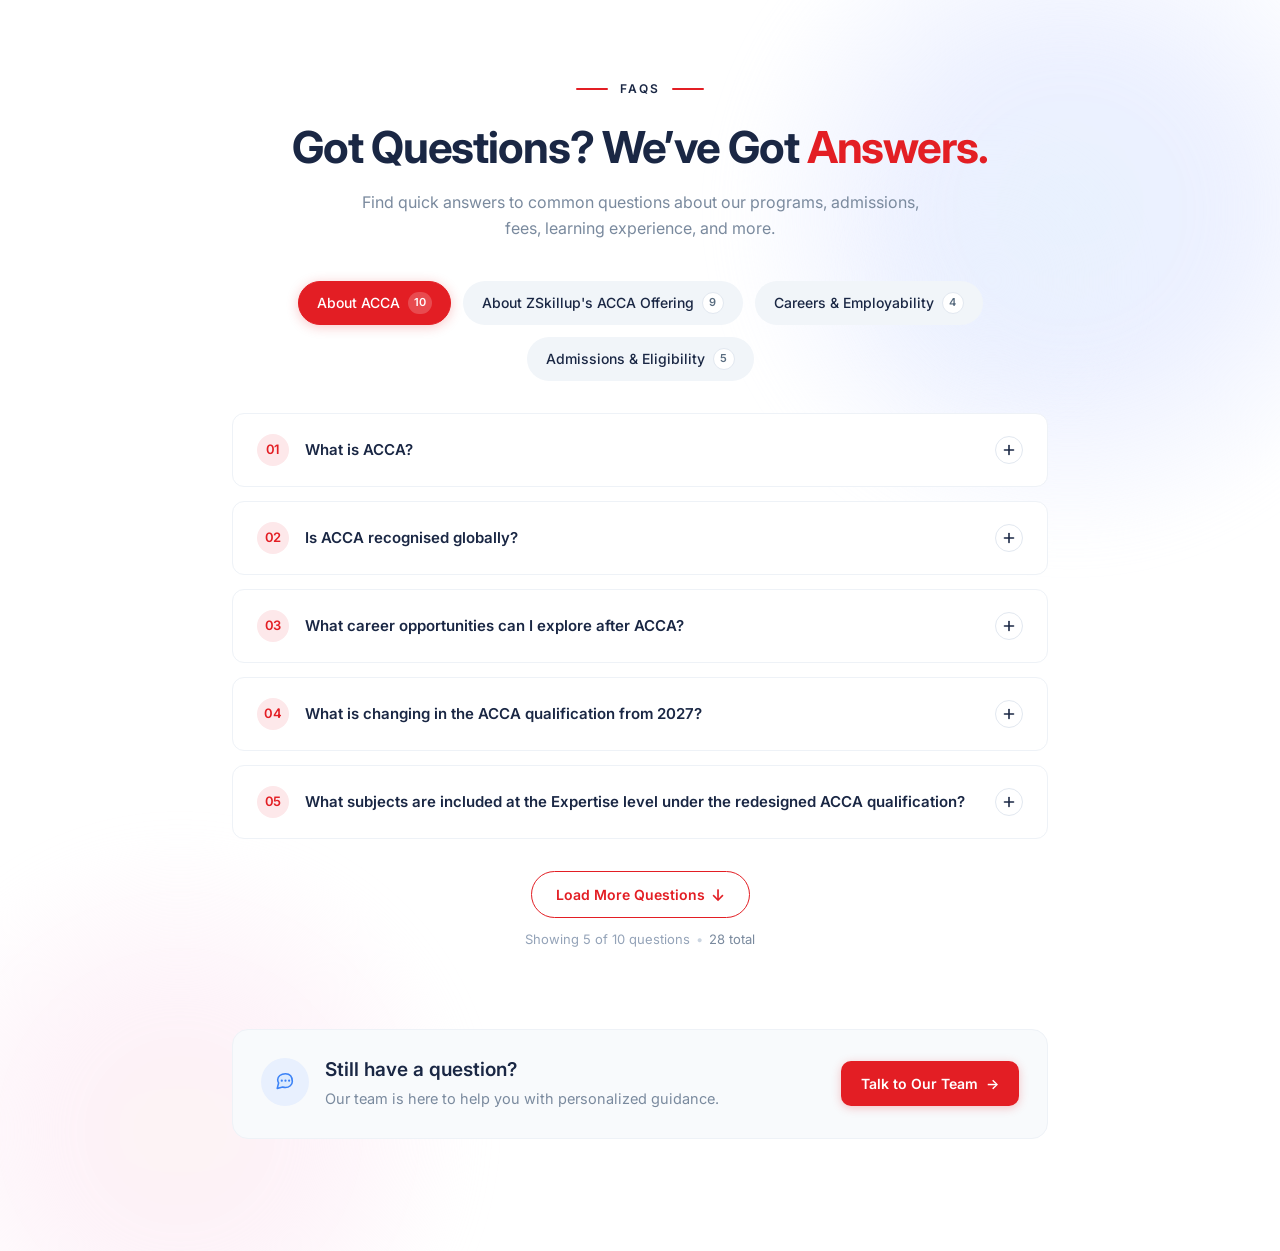
<file: Zskillup-Faq-Updated-28.html>
<!DOCTYPE html>
<html lang="en">
<head>
  <meta charset="UTF-8">
  <meta name="viewport" content="width=device-width, initial-scale=1">
  <title>React Artifact</title>
  <style>*,:after,:before{--tw-border-spacing-x:0;--tw-border-spacing-y:0;--tw-translate-x:0;--tw-translate-y:0;--tw-rotate:0;--tw-skew-x:0;--tw-skew-y:0;--tw-scale-x:1;--tw-scale-y:1;--tw-pan-x: ;--tw-pan-y: ;--tw-pinch-zoom: ;--tw-scroll-snap-strictness:proximity;--tw-gradient-from-position: ;--tw-gradient-via-position: ;--tw-gradient-to-position: ;--tw-ordinal: ;--tw-slashed-zero: ;--tw-numeric-figure: ;--tw-numeric-spacing: ;--tw-numeric-fraction: ;--tw-ring-inset: ;--tw-ring-offset-width:0px;--tw-ring-offset-color:#fff;--tw-ring-color:rgba(59,130,246,.5);--tw-ring-offset-shadow:0 0 #0000;--tw-ring-shadow:0 0 #0000;--tw-shadow:0 0 #0000;--tw-shadow-colored:0 0 #0000;--tw-blur: ;--tw-brightness: ;--tw-contrast: ;--tw-grayscale: ;--tw-hue-rotate: ;--tw-invert: ;--tw-saturate: ;--tw-sepia: ;--tw-drop-shadow: ;--tw-backdrop-blur: ;--tw-backdrop-brightness: ;--tw-backdrop-contrast: ;--tw-backdrop-grayscale: ;--tw-backdrop-hue-rotate: ;--tw-backdrop-invert: ;--tw-backdrop-opacity: ;--tw-backdrop-saturate: ;--tw-backdrop-sepia: ;--tw-contain-size: ;--tw-contain-layout: ;--tw-contain-paint: ;--tw-contain-style: }::backdrop{--tw-border-spacing-x:0;--tw-border-spacing-y:0;--tw-translate-x:0;--tw-translate-y:0;--tw-rotate:0;--tw-skew-x:0;--tw-skew-y:0;--tw-scale-x:1;--tw-scale-y:1;--tw-pan-x: ;--tw-pan-y: ;--tw-pinch-zoom: ;--tw-scroll-snap-strictness:proximity;--tw-gradient-from-position: ;--tw-gradient-via-position: ;--tw-gradient-to-position: ;--tw-ordinal: ;--tw-slashed-zero: ;--tw-numeric-figure: ;--tw-numeric-spacing: ;--tw-numeric-fraction: ;--tw-ring-inset: ;--tw-ring-offset-width:0px;--tw-ring-offset-color:#fff;--tw-ring-color:rgba(59,130,246,.5);--tw-ring-offset-shadow:0 0 #0000;--tw-ring-shadow:0 0 #0000;--tw-shadow:0 0 #0000;--tw-shadow-colored:0 0 #0000;--tw-blur: ;--tw-brightness: ;--tw-contrast: ;--tw-grayscale: ;--tw-hue-rotate: ;--tw-invert: ;--tw-saturate: ;--tw-sepia: ;--tw-drop-shadow: ;--tw-backdrop-blur: ;--tw-backdrop-brightness: ;--tw-backdrop-contrast: ;--tw-backdrop-grayscale: ;--tw-backdrop-hue-rotate: ;--tw-backdrop-invert: ;--tw-backdrop-opacity: ;--tw-backdrop-saturate: ;--tw-backdrop-sepia: ;--tw-contain-size: ;--tw-contain-layout: ;--tw-contain-paint: ;--tw-contain-style: }/*! tailwindcss v3.4.18 | MIT License | https://tailwindcss.com*/*,:after,:before{box-sizing:border-box;border:0 solid #e5e7eb}:after,:before{--tw-content:""}:host,html{line-height:1.5;-webkit-text-size-adjust:100%;-moz-tab-size:4;-o-tab-size:4;tab-size:4;font-family:ui-sans-serif,system-ui,sans-serif,Apple Color Emoji,Segoe UI Emoji,Segoe UI Symbol,Noto Color Emoji;font-feature-settings:normal;font-variation-settings:normal;-webkit-tap-highlight-color:transparent}body{line-height:inherit}hr{height:0;color:inherit;border-top-width:1px}abbr:where([title]){-webkit-text-decoration:underline dotted;text-decoration:underline dotted}h1,h2,h3,h4,h5,h6{font-size:inherit;font-weight:inherit}a{color:inherit;text-decoration:inherit}b,strong{font-weight:bolder}code,kbd,pre,samp{font-family:ui-monospace,SFMono-Regular,Menlo,Monaco,Consolas,Liberation Mono,Courier New,monospace;font-feature-settings:normal;font-variation-settings:normal;font-size:1em}small{font-size:80%}sub,sup{font-size:75%;line-height:0;position:relative;vertical-align:baseline}sub{bottom:-.25em}sup{top:-.5em}table{text-indent:0;border-color:inherit;border-collapse:collapse}button,input,optgroup,select,textarea{font-family:inherit;font-feature-settings:inherit;font-variation-settings:inherit;font-size:100%;font-weight:inherit;line-height:inherit;letter-spacing:inherit;color:inherit;margin:0;padding:0}button,select{text-transform:none}button,input:where([type=button]),input:where([type=reset]),input:where([type=submit]){-webkit-appearance:button;background-color:transparent;background-image:none}:-moz-focusring{outline:auto}:-moz-ui-invalid{box-shadow:none}progress{vertical-align:baseline}::-webkit-inner-spin-button,::-webkit-outer-spin-button{height:auto}[type=search]{-webkit-appearance:textfield;outline-offset:-2px}::-webkit-search-decoration{-webkit-appearance:none}::-webkit-file-upload-button{-webkit-appearance:button;font:inherit}summary{display:list-item}blockquote,dd,dl,figure,h1,h2,h3,h4,h5,h6,hr,p,pre{margin:0}fieldset{margin:0}fieldset,legend{padding:0}menu,ol,ul{list-style:none;margin:0;padding:0}dialog{padding:0}textarea{resize:vertical}input::-moz-placeholder,textarea::-moz-placeholder{opacity:1;color:#9ca3af}input::placeholder,textarea::placeholder{opacity:1;color:#9ca3af}[role=button],button{cursor:pointer}:disabled{cursor:default}audio,canvas,embed,iframe,img,object,svg,video{display:block;vertical-align:middle}img,video{max-width:100%;height:auto}[hidden]:where(:not([hidden=until-found])){display:none}.pointer-events-none{pointer-events:none}.absolute{position:absolute}.relative{position:relative}.bottom-0{bottom:0}.left-0{left:0}.right-0{right:0}.right-\[10\%\]{right:10%}.top-0{top:0}.top-\[120px\]{top:120px}.z-10{z-index:10}.mx-1\.5{margin-left:.375rem;margin-right:.375rem}.mx-auto{margin-left:auto;margin-right:auto}.mb-2{margin-bottom:.5rem}.mb-4{margin-bottom:1rem}.mb-6{margin-bottom:1.5rem}.mt-1{margin-top:.25rem}.mt-1\.5{margin-top:.375rem}.mt-10{margin-top:2.5rem}.mt-16{margin-top:4rem}.mt-3{margin-top:.75rem}.mt-4{margin-top:1rem}.mt-8{margin-top:2rem}.block{display:block}.flex{display:flex}.inline-flex{display:inline-flex}.grid{display:grid}.h-12{height:3rem}.h-7{height:1.75rem}.h-8{height:2rem}.h-\[22px\]{height:22px}.h-\[2px\]{height:2px}.h-\[320px\]{height:320px}.h-\[600px\]{height:600px}.h-\[700px\]{height:700px}.h-px{height:1px}.min-h-screen{min-height:100vh}.w-12{width:3rem}.w-7{width:1.75rem}.w-8{width:2rem}.w-\[320px\]{width:320px}.w-\[600px\]{width:600px}.w-\[700px\]{width:700px}.w-full{width:100%}.min-w-\[22px\]{min-width:22px}.max-w-\[420px\]{max-width:420px}.max-w-\[560px\]{max-width:560px}.max-w-\[880px\]{max-width:880px}.flex-1{flex:1 1 0%}.shrink-0{flex-shrink:0}.-translate-x-\[20\%\]{--tw-translate-x:-20%}.-translate-x-\[20\%\],.-translate-y-\[20\%\]{transform:translate(var(--tw-translate-x),var(--tw-translate-y)) rotate(var(--tw-rotate)) skewX(var(--tw-skew-x)) skewY(var(--tw-skew-y)) scaleX(var(--tw-scale-x)) scaleY(var(--tw-scale-y))}.-translate-y-\[20\%\]{--tw-translate-y:-20%}.translate-x-\[20\%\]{--tw-translate-x:20%}.translate-x-\[20\%\],.translate-y-\[1px\]{transform:translate(var(--tw-translate-x),var(--tw-translate-y)) rotate(var(--tw-rotate)) skewX(var(--tw-skew-x)) skewY(var(--tw-skew-y)) scaleX(var(--tw-scale-x)) scaleY(var(--tw-scale-y))}.translate-y-\[1px\]{--tw-translate-y:1px}.translate-y-\[30\%\]{--tw-translate-y:30%}.rotate-45,.translate-y-\[30\%\]{transform:translate(var(--tw-translate-x),var(--tw-translate-y)) rotate(var(--tw-rotate)) skewX(var(--tw-skew-x)) skewY(var(--tw-skew-y)) scaleX(var(--tw-scale-x)) scaleY(var(--tw-scale-y))}.rotate-45{--tw-rotate:45deg}.list-disc{list-style-type:disc}.grid-rows-\[0fr\]{grid-template-rows:0fr}.grid-rows-\[1fr\]{grid-template-rows:1fr}.flex-col{flex-direction:column}.flex-wrap{flex-wrap:wrap}.items-start{align-items:flex-start}.items-center{align-items:center}.justify-center{justify-content:center}.justify-between{justify-content:space-between}.gap-1\.5{gap:.375rem}.gap-2{gap:.5rem}.gap-2\.5{gap:.625rem}.gap-3{gap:.75rem}.gap-4{gap:1rem}.gap-5{gap:1.25rem}.space-y-1\.5>:not([hidden])~:not([hidden]){--tw-space-y-reverse:0;margin-top:calc(.375rem*(1 - var(--tw-space-y-reverse)));margin-bottom:calc(.375rem*var(--tw-space-y-reverse))}.space-y-3>:not([hidden])~:not([hidden]){--tw-space-y-reverse:0;margin-top:calc(.75rem*(1 - var(--tw-space-y-reverse)));margin-bottom:calc(.75rem*var(--tw-space-y-reverse))}.overflow-hidden{overflow:hidden}.rounded-\[10px\]{border-radius:10px}.rounded-\[12px\]{border-radius:12px}.rounded-\[16px\]{border-radius:16px}.rounded-full{border-radius:9999px}.border{border-width:1px}.border-\[\#e2e8f0\]{--tw-border-opacity:1;border-color:rgb(226 232 240/var(--tw-border-opacity,1))}.border-\[\#e31e24\]{--tw-border-opacity:1;border-color:rgb(227 30 36/var(--tw-border-opacity,1))}.border-\[\#eef2f7\]{--tw-border-opacity:1;border-color:rgb(238 242 247/var(--tw-border-opacity,1))}.border-transparent{border-color:transparent}.bg-\[\#e31e24\]{--tw-bg-opacity:1;background-color:rgb(227 30 36/var(--tw-bg-opacity,1))}.bg-\[\#e8f0fe\]{--tw-bg-opacity:1;background-color:rgb(232 240 254/var(--tw-bg-opacity,1))}.bg-\[\#eef2f7\]{--tw-bg-opacity:1;background-color:rgb(238 242 247/var(--tw-bg-opacity,1))}.bg-\[\#f1f5f9\]{--tw-bg-opacity:1;background-color:rgb(241 245 249/var(--tw-bg-opacity,1))}.bg-\[\#f8fafc\]{--tw-bg-opacity:1;background-color:rgb(248 250 252/var(--tw-bg-opacity,1))}.bg-\[\#fde8ea\]{--tw-bg-opacity:1;background-color:rgb(253 232 234/var(--tw-bg-opacity,1))}.bg-white{--tw-bg-opacity:1;background-color:rgb(255 255 255/var(--tw-bg-opacity,1))}.bg-white\/20{background-color:hsla(0,0%,100%,.2)}.px-1\.5{padding-left:.375rem;padding-right:.375rem}.px-4{padding-left:1rem;padding-right:1rem}.px-5{padding-left:1.25rem;padding-right:1.25rem}.px-6{padding-left:1.5rem;padding-right:1.5rem}.py-16{padding-top:4rem;padding-bottom:4rem}.py-2\.5{padding-top:.625rem;padding-bottom:.625rem}.py-3{padding-top:.75rem;padding-bottom:.75rem}.py-6{padding-top:1.5rem;padding-bottom:1.5rem}.py-\[18px\]{padding-top:18px;padding-bottom:18px}.pb-5{padding-bottom:1.25rem}.pl-5{padding-left:1.25rem}.pl-\[60px\]{padding-left:60px}.pr-12{padding-right:3rem}.pr-2{padding-right:.5rem}.text-left{text-align:left}.text-center{text-align:center}.text-\[11px\]{font-size:11px}.text-\[12px\]{font-size:12px}.text-\[13\.5px\]{font-size:13.5px}.text-\[13px\]{font-size:13px}.text-\[14\.5px\]{font-size:14.5px}.text-\[14px\]{font-size:14px}.text-\[15px\]{font-size:15px}.text-\[16px\]{font-size:16px}.text-\[18px\]{font-size:18px}.text-\[32px\]{font-size:32px}.font-bold{font-weight:700}.font-medium{font-weight:500}.font-semibold{font-weight:600}.leading-\[1\.15\]{line-height:1.15}.leading-\[1\.4\]{line-height:1.4}.leading-\[1\.5\]{line-height:1.5}.leading-\[1\.7\]{line-height:1.7}.leading-none{line-height:1}.leading-relaxed{line-height:1.625}.leading-tight{line-height:1.25}.tracking-\[0\.18em\]{letter-spacing:.18em}.tracking-tight{letter-spacing:-.025em}.text-\[\#1a2744\]{--tw-text-opacity:1;color:rgb(26 39 68/var(--tw-text-opacity,1))}.text-\[\#5a6d80\]{--tw-text-opacity:1;color:rgb(90 109 128/var(--tw-text-opacity,1))}.text-\[\#7a8a9e\]{--tw-text-opacity:1;color:rgb(122 138 158/var(--tw-text-opacity,1))}.text-\[\#94a3b8\]{--tw-text-opacity:1;color:rgb(148 163 184/var(--tw-text-opacity,1))}.text-\[\#cbd5e1\]{--tw-text-opacity:1;color:rgb(203 213 225/var(--tw-text-opacity,1))}.text-\[\#e31e24\]{--tw-text-opacity:1;color:rgb(227 30 36/var(--tw-text-opacity,1))}.text-white{--tw-text-opacity:1;color:rgb(255 255 255/var(--tw-text-opacity,1))}.opacity-0{opacity:0}.opacity-100{opacity:1}.opacity-40{opacity:.4}.opacity-50{opacity:.5}.opacity-60{opacity:.6}.shadow-\[0_2px_10px_rgba\(227\2c 30\2c 36\2c 0\.25\)\]{--tw-shadow:0 2px 10px rgba(227,30,36,.25);--tw-shadow-colored:0 2px 10px var(--tw-shadow-color);box-shadow:var(--tw-ring-offset-shadow,0 0 #0000),var(--tw-ring-shadow,0 0 #0000),var(--tw-shadow)}.shadow-\[0_2px_12px_rgba\(227\2c 30\2c 36\2c 0\.25\)\]{--tw-shadow:0 2px 12px rgba(227,30,36,.25);--tw-shadow-colored:0 2px 12px var(--tw-shadow-color);box-shadow:var(--tw-ring-offset-shadow,0 0 #0000),var(--tw-ring-shadow,0 0 #0000),var(--tw-shadow)}.shadow-\[0_6px_24px_rgba\(26\2c 39\2c 68\2c 0\.07\)\]{--tw-shadow:0 6px 24px rgba(26,39,68,.07);--tw-shadow-colored:0 6px 24px var(--tw-shadow-color);box-shadow:var(--tw-ring-offset-shadow,0 0 #0000),var(--tw-ring-shadow,0 0 #0000),var(--tw-shadow)}.blur{--tw-blur:blur(8px)}.blur,.filter{filter:var(--tw-blur) var(--tw-brightness) var(--tw-contrast) var(--tw-grayscale) var(--tw-hue-rotate) var(--tw-invert) var(--tw-saturate) var(--tw-sepia) var(--tw-drop-shadow)}.transition-all{transition-property:all;transition-timing-function:cubic-bezier(.4,0,.2,1);transition-duration:.15s}.transition-colors{transition-property:color,background-color,border-color,text-decoration-color,fill,stroke;transition-timing-function:cubic-bezier(.4,0,.2,1);transition-duration:.15s}.transition-transform{transition-property:transform;transition-timing-function:cubic-bezier(.4,0,.2,1);transition-duration:.15s}.duration-200{transition-duration:.2s}.duration-300{transition-duration:.3s}.ease-\[cubic-bezier\(0\.4\2c 0\2c 0\.2\2c 1\)\]{transition-timing-function:cubic-bezier(.4,0,.2,1)}#root,body,html{min-height:100%}body{margin:0;font-family:Inter,ui-sans-serif,system-ui,-apple-system,BlinkMacSystemFont,Segoe UI,sans-serif}[role=button]:not([aria-disabled=true]),button:not(:disabled),label[for],select:not(:disabled),summary{cursor:pointer}.marker\:text-\[\#94a3b8\] ::marker{color:#94a3b8}.marker\:text-\[\#94a3b8\]::marker{color:#94a3b8}.hover\:border-\[\#e2e8f0\]:hover{--tw-border-opacity:1;border-color:rgb(226 232 240/var(--tw-border-opacity,1))}.hover\:bg-\[\#c91a1f\]:hover{--tw-bg-opacity:1;background-color:rgb(201 26 31/var(--tw-bg-opacity,1))}.hover\:bg-\[\#e8eef5\]:hover{--tw-bg-opacity:1;background-color:rgb(232 238 245/var(--tw-bg-opacity,1))}.hover\:bg-\[\#fff5f5\]:hover{--tw-bg-opacity:1;background-color:rgb(255 245 245/var(--tw-bg-opacity,1))}.hover\:shadow-\[0_4px_20px_rgba\(26\2c 39\2c 68\2c 0\.06\)\]:hover{--tw-shadow:0 4px 20px rgba(26,39,68,.06);--tw-shadow-colored:0 4px 20px var(--tw-shadow-color);box-shadow:var(--tw-ring-offset-shadow,0 0 #0000),var(--tw-ring-shadow,0 0 #0000),var(--tw-shadow)}@media (min-width:768px){.md\:mt-\[80px\]{margin-top:80px}.md\:w-auto{width:auto}.md\:flex-row{flex-direction:row}.md\:items-center{align-items:center}.md\:gap-3{gap:.75rem}.md\:space-y-3\.5>:not([hidden])~:not([hidden]){--tw-space-y-reverse:0;margin-top:calc(.875rem*(1 - var(--tw-space-y-reverse)));margin-bottom:calc(.875rem*var(--tw-space-y-reverse))}.md\:px-6{padding-left:1.5rem;padding-right:1.5rem}.md\:px-7{padding-left:1.75rem;padding-right:1.75rem}.md\:px-8{padding-left:2rem;padding-right:2rem}.md\:px-\[18px\]{padding-left:18px;padding-right:18px}.md\:py-20{padding-top:5rem;padding-bottom:5rem}.md\:py-7{padding-top:1.75rem;padding-bottom:1.75rem}.md\:py-\[20px\]{padding-top:20px;padding-bottom:20px}.md\:pb-6{padding-bottom:1.5rem}.md\:pl-\[68px\]{padding-left:68px}.md\:text-\[14\.5px\]{font-size:14.5px}.md\:text-\[14px\]{font-size:14px}.md\:text-\[15px\]{font-size:15px}.md\:text-\[16px\]{font-size:16px}.md\:text-\[19px\]{font-size:19px}.md\:text-\[44px\]{font-size:44px}}</style>
</head>
<body>
  <div id="root"></div>
  
  <script type="module">var Hc=Object.create;var{getPrototypeOf:Qc,defineProperty:Tl,getOwnPropertyNames:jc}=Object;var Kc=Object.prototype.hasOwnProperty;var hn=(e,n,t)=>{t=e!=null?Hc(Qc(e)):{};let r=n||!e||!e.__esModule?Tl(t,"default",{value:e,enumerable:!0}):t;for(let l of jc(e))if(!Kc.call(r,l))Tl(r,l,{get:()=>e[l],enumerable:!0});return r};var ur=(e,n)=>()=>(n||e((n={exports:{}}).exports,n),n.exports);var Yc=(e,n)=>{for(var t in n)Tl(e,t,{get:n[t],enumerable:!0,configurable:!0,set:(r)=>n[t]=()=>r})};var Xc=(e,n)=>()=>(e&&(n=e(e=0)),n);var ct=ur((ff)=>{var at=Symbol.for("react.element"),Gc=Symbol.for("react.portal"),Zc=Symbol.for("react.fragment"),Jc=Symbol.for("react.strict_mode"),qc=Symbol.for("react.profiler"),bc=Symbol.for("react.provider"),ef=Symbol.for("react.context"),nf=Symbol.for("react.forward_ref"),tf=Symbol.for("react.suspense"),rf=Symbol.for("react.memo"),lf=Symbol.for("react.lazy"),ni=Symbol.iterator;function of(e){if(e===null||typeof e!=="object")return null;return e=ni&&e[ni]||e["@@iterator"],typeof e==="function"?e:null}var li={isMounted:function(){return!1},enqueueForceUpdate:function(){},enqueueReplaceState:function(){},enqueueSetState:function(){}},oi=Object.assign,ui={};function Mn(e,n,t){this.props=e,this.context=n,this.refs=ui,this.updater=t||li}Mn.prototype.isReactComponent={};Mn.prototype.setState=function(e,n){if(typeof e!=="object"&&typeof e!=="function"&&e!=null)throw Error("setState(...): takes an object of state variables to update or a function which returns an object of state variables.");this.updater.enqueueSetState(this,e,n,"setState")};Mn.prototype.forceUpdate=function(e){this.updater.enqueueForceUpdate(this,e,"forceUpdate")};function ii(){}ii.prototype=Mn.prototype;function Rl(e,n,t){this.props=e,this.context=n,this.refs=ui,this.updater=t||li}var Ml=Rl.prototype=new ii;Ml.constructor=Rl;oi(Ml,Mn.prototype);Ml.isPureReactComponent=!0;var ti=Array.isArray,si=Object.prototype.hasOwnProperty,Il={current:null},ai={key:!0,ref:!0,__self:!0,__source:!0};function ci(e,n,t){var r,l={},o=null,u=null;if(n!=null)for(r in n.ref!==void 0&&(u=n.ref),n.key!==void 0&&(o=""+n.key),n)si.call(n,r)&&!ai.hasOwnProperty(r)&&(l[r]=n[r]);var i=arguments.length-2;if(i===1)l.children=t;else if(1<i){for(var s=Array(i),c=0;c<i;c++)s[c]=arguments[c+2];l.children=s}if(e&&e.defaultProps)for(r in i=e.defaultProps,i)l[r]===void 0&&(l[r]=i[r]);return{$$typeof:at,type:e,key:o,ref:u,props:l,_owner:Il.current}}function uf(e,n){return{$$typeof:at,type:e.type,key:n,ref:e.ref,props:e.props,_owner:e._owner}}function Dl(e){return typeof e==="object"&&e!==null&&e.$$typeof===at}function sf(e){var n={"=":"=0",":":"=2"};return"$"+e.replace(/[=:]/g,function(t){return n[t]})}var ri=/\/+/g;function Ll(e,n){return typeof e==="object"&&e!==null&&e.key!=null?sf(""+e.key):n.toString(36)}function sr(e,n,t,r,l){var o=typeof e;if(o==="undefined"||o==="boolean")e=null;var u=!1;if(e===null)u=!0;else switch(o){case"string":case"number":u=!0;break;case"object":switch(e.$$typeof){case at:case Gc:u=!0}}if(u)return u=e,l=l(u),e=r===""?"."+Ll(u,0):r,ti(l)?(t="",e!=null&&(t=e.replace(ri,"$&/")+"/"),sr(l,n,t,"",function(c){return c})):l!=null&&(Dl(l)&&(l=uf(l,t+(!l.key||u&&u.key===l.key?"":(""+l.key).replace(ri,"$&/")+"/")+e)),n.push(l)),1;if(u=0,r=r===""?".":r+":",ti(e))for(var i=0;i<e.length;i++){o=e[i];var s=r+Ll(o,i);u+=sr(o,n,t,s,l)}else if(s=of(e),typeof s==="function")for(e=s.call(e),i=0;!(o=e.next()).done;)o=o.value,s=r+Ll(o,i++),u+=sr(o,n,t,s,l);else if(o==="object")throw n=String(e),Error("Objects are not valid as a React child (found: "+(n==="[object Object]"?"object with keys {"+Object.keys(e).join(", ")+"}":n)+"). If you meant to render a collection of children, use an array instead.");return u}function ir(e,n,t){if(e==null)return e;var r=[],l=0;return sr(e,r,"","",function(o){return n.call(t,o,l++)}),r}function af(e){if(e._status===-1){var n=e._result;n=n(),n.then(function(t){if(e._status===0||e._status===-1)e._status=1,e._result=t},function(t){if(e._status===0||e._status===-1)e._status=2,e._result=t}),e._status===-1&&(e._status=0,e._result=n)}if(e._status===1)return e._result.default;throw e._result}var te={current:null},ar={transition:null},cf={ReactCurrentDispatcher:te,ReactCurrentBatchConfig:ar,ReactCurrentOwner:Il};function fi(){throw Error("act(...) is not supported in production builds of React.")}ff.Children={map:ir,forEach:function(e,n,t){ir(e,function(){n.apply(this,arguments)},t)},count:function(e){var n=0;return ir(e,function(){n++}),n},toArray:function(e){return ir(e,function(n){return n})||[]},only:function(e){if(!Dl(e))throw Error("React.Children.only expected to receive a single React element child.");return e}};ff.Component=Mn;ff.Fragment=Zc;ff.Profiler=qc;ff.PureComponent=Rl;ff.StrictMode=Jc;ff.Suspense=tf;ff.__SECRET_INTERNALS_DO_NOT_USE_OR_YOU_WILL_BE_FIRED=cf;ff.act=fi;ff.cloneElement=function(e,n,t){if(e===null||e===void 0)throw Error("React.cloneElement(...): The argument must be a React element, but you passed "+e+".");var r=oi({},e.props),l=e.key,o=e.ref,u=e._owner;if(n!=null){if(n.ref!==void 0&&(o=n.ref,u=Il.current),n.key!==void 0&&(l=""+n.key),e.type&&e.type.defaultProps)var i=e.type.defaultProps;for(s in n)si.call(n,s)&&!ai.hasOwnProperty(s)&&(r[s]=n[s]===void 0&&i!==void 0?i[s]:n[s])}var s=arguments.length-2;if(s===1)r.children=t;else if(1<s){i=Array(s);for(var c=0;c<s;c++)i[c]=arguments[c+2];r.children=i}return{$$typeof:at,type:e.type,key:l,ref:o,props:r,_owner:u}};ff.createContext=function(e){return e={$$typeof:ef,_currentValue:e,_currentValue2:e,_threadCount:0,Provider:null,Consumer:null,_defaultValue:null,_globalName:null},e.Provider={$$typeof:bc,_context:e},e.Consumer=e};ff.createElement=ci;ff.createFactory=function(e){var n=ci.bind(null,e);return n.type=e,n};ff.createRef=function(){return{current:null}};ff.forwardRef=function(e){return{$$typeof:nf,render:e}};ff.isValidElement=Dl;ff.lazy=function(e){return{$$typeof:lf,_payload:{_status:-1,_result:e},_init:af}};ff.memo=function(e,n){return{$$typeof:rf,type:e,compare:n===void 0?null:n}};ff.startTransition=function(e){var n=ar.transition;ar.transition={};try{e()}finally{ar.transition=n}};ff.unstable_act=fi;ff.useCallback=function(e,n){return te.current.useCallback(e,n)};ff.useContext=function(e){return te.current.useContext(e)};ff.useDebugValue=function(){};ff.useDeferredValue=function(e){return te.current.useDeferredValue(e)};ff.useEffect=function(e,n){return te.current.useEffect(e,n)};ff.useId=function(){return te.current.useId()};ff.useImperativeHandle=function(e,n,t){return te.current.useImperativeHandle(e,n,t)};ff.useInsertionEffect=function(e,n){return te.current.useInsertionEffect(e,n)};ff.useLayoutEffect=function(e,n){return te.current.useLayoutEffect(e,n)};ff.useMemo=function(e,n){return te.current.useMemo(e,n)};ff.useReducer=function(e,n,t){return te.current.useReducer(e,n,t)};ff.useRef=function(e){return te.current.useRef(e)};ff.useState=function(e){return te.current.useState(e)};ff.useSyncExternalStore=function(e,n,t){return te.current.useSyncExternalStore(e,n,t)};ff.useTransition=function(){return te.current.useTransition()};ff.version="18.3.1"});var gi=ur((Gf)=>{function Ol(e,n){var t=e.length;e.push(n);e:for(;0<t;){var r=t-1>>>1,l=e[r];if(0<cr(l,n))e[r]=n,e[t]=l,t=r;else break e}}function Ee(e){return e.length===0?null:e[0]}function mr(e){if(e.length===0)return null;var n=e[0],t=e.pop();if(t!==n){e[0]=t;e:for(var r=0,l=e.length,o=l>>>1;r<o;){var u=2*(r+1)-1,i=e[u],s=u+1,c=e[s];if(0>cr(i,t))s<l&&0>cr(c,i)?(e[r]=c,e[s]=t,r=s):(e[r]=i,e[u]=t,r=u);else if(s<l&&0>cr(c,t))e[r]=c,e[s]=t,r=s;else break e}}return n}function cr(e,n){var t=e.sortIndex-n.sortIndex;return t!==0?t:e.id-n.id}if(typeof performance==="object"&&typeof performance.now==="function")Ul=performance,Gf.unstable_now=function(){return Ul.now()};else fr=Date,Vl=fr.now(),Gf.unstable_now=function(){return fr.now()-Vl};var Ul,fr,Vl,Le=[],Ye=[],Xf=1,he=null,J=3,hr=!1,vn=!1,dt=!1,pi=typeof setTimeout==="function"?setTimeout:null,mi=typeof clearTimeout==="function"?clearTimeout:null,di=typeof setImmediate<"u"?setImmediate:null;typeof navigator<"u"&&navigator.scheduling!==void 0&&navigator.scheduling.isInputPending!==void 0&&navigator.scheduling.isInputPending.bind(navigator.scheduling);function Bl(e){for(var n=Ee(Ye);n!==null;){if(n.callback===null)mr(Ye);else if(n.startTime<=e)mr(Ye),n.sortIndex=n.expirationTime,Ol(Le,n);else break;n=Ee(Ye)}}function Wl(e){if(dt=!1,Bl(e),!vn)if(Ee(Le)!==null)vn=!0,Hl($l);else{var n=Ee(Ye);n!==null&&Ql(Wl,n.startTime-e)}}function $l(e,n){vn=!1,dt&&(dt=!1,mi(pt),pt=-1),hr=!0;var t=J;try{Bl(n);for(he=Ee(Le);he!==null&&(!(he.expirationTime>n)||e&&!yi());){var r=he.callback;if(typeof r==="function"){he.callback=null,J=he.priorityLevel;var l=r(he.expirationTime<=n);n=Gf.unstable_now(),typeof l==="function"?he.callback=l:he===Ee(Le)&&mr(Le),Bl(n)}else mr(Le);he=Ee(Le)}if(he!==null)var o=!0;else{var u=Ee(Ye);u!==null&&Ql(Wl,u.startTime-n),o=!1}return o}finally{he=null,J=t,hr=!1}}var vr=!1,dr=null,pt=-1,hi=5,vi=-1;function yi(){return Gf.unstable_now()-vi<hi?!1:!0}function Fl(){if(dr!==null){var e=Gf.unstable_now();vi=e;var n=!0;try{n=dr(!0,e)}finally{n?ft():(vr=!1,dr=null)}}else vr=!1}var ft;if(typeof di==="function")ft=function(){di(Fl)};else if(typeof MessageChannel<"u")pr=new MessageChannel,Al=pr.port2,pr.port1.onmessage=Fl,ft=function(){Al.postMessage(null)};else ft=function(){pi(Fl,0)};var pr,Al;function Hl(e){dr=e,vr||(vr=!0,ft())}function Ql(e,n){pt=pi(function(){e(Gf.unstable_now())},n)}Gf.unstable_IdlePriority=5;Gf.unstable_ImmediatePriority=1;Gf.unstable_LowPriority=4;Gf.unstable_NormalPriority=3;Gf.unstable_Profiling=null;Gf.unstable_UserBlockingPriority=2;Gf.unstable_cancelCallback=function(e){e.callback=null};Gf.unstable_continueExecution=function(){vn||hr||(vn=!0,Hl($l))};Gf.unstable_forceFrameRate=function(e){0>e||125<e?console.error("forceFrameRate takes a positive int between 0 and 125, forcing frame rates higher than 125 fps is not supported"):hi=0<e?Math.floor(1000/e):5};Gf.unstable_getCurrentPriorityLevel=function(){return J};Gf.unstable_getFirstCallbackNode=function(){return Ee(Le)};Gf.unstable_next=function(e){switch(J){case 1:case 2:case 3:var n=3;break;default:n=J}var t=J;J=n;try{return e()}finally{J=t}};Gf.unstable_pauseExecution=function(){};Gf.unstable_requestPaint=function(){};Gf.unstable_runWithPriority=function(e,n){switch(e){case 1:case 2:case 3:case 4:case 5:break;default:e=3}var t=J;J=e;try{return n()}finally{J=t}};Gf.unstable_scheduleCallback=function(e,n,t){var r=Gf.unstable_now();switch(typeof t==="object"&&t!==null?(t=t.delay,t=typeof t==="number"&&0<t?r+t:r):t=r,e){case 1:var l=-1;break;case 2:l=250;break;case 5:l=1073741823;break;case 4:l=1e4;break;default:l=5000}return l=t+l,e={id:Xf++,callback:n,priorityLevel:e,startTime:t,expirationTime:l,sortIndex:-1},t>r?(e.sortIndex=t,Ol(Ye,e),Ee(Le)===null&&e===Ee(Ye)&&(dt?(mi(pt),pt=-1):dt=!0,Ql(Wl,t-r))):(e.sortIndex=l,Ol(Le,e),vn||hr||(vn=!0,Hl($l))),e};Gf.unstable_shouldYield=yi;Gf.unstable_wrapCallback=function(e){var n=J;return function(){var t=J;J=n;try{return e.apply(this,arguments)}finally{J=t}}}});var Ju={};Yc(Ju,{version:()=>Mc,unstable_renderSubtreeIntoContainer:()=>Rc,unstable_batchedUpdates:()=>Lc,unmountComponentAtNode:()=>Tc,render:()=>zc,hydrateRoot:()=>Pc,hydrate:()=>Nc,flushSync:()=>xc,findDOMNode:()=>_c,createRoot:()=>Cc,createPortal:()=>Ec,__SECRET_INTERNALS_DO_NOT_USE_OR_YOU_WILL_BE_FIRED:()=>kc});function v(e){for(var n="https://reactjs.org/docs/error-decoder.html?invariant="+e,t=1;t<arguments.length;t++)n+="&args[]="+encodeURIComponent(arguments[t]);return"Minified React error #"+e+"; visit "+n+" for the full message or use the non-minified dev environment for full errors and additional helpful warnings."}function Ln(e,n){et(e,n),et(e+"Capture",n)}function et(e,n){Vt[e]=n;for(e=0;e<n.length;e++)_s.add(n[e])}function hd(e){if(po.call(Si,e))return!0;if(po.call(wi,e))return!1;if(md.test(e))return Si[e]=!0;return wi[e]=!0,!1}function vd(e,n,t,r){if(t!==null&&t.type===0)return!1;switch(typeof n){case"function":case"symbol":return!0;case"boolean":if(r)return!1;if(t!==null)return!t.acceptsBooleans;return e=e.toLowerCase().slice(0,5),e!=="data-"&&e!=="aria-";default:return!1}}function yd(e,n,t,r){if(n===null||typeof n>"u"||vd(e,n,t,r))return!0;if(r)return!1;if(t!==null)switch(t.type){case 3:return!n;case 4:return n===!1;case 5:return isNaN(n);case 6:return isNaN(n)||1>n}return!1}function oe(e,n,t,r,l,o,u){this.acceptsBooleans=n===2||n===3||n===4,this.attributeName=r,this.attributeNamespace=l,this.mustUseProperty=t,this.propertyName=e,this.type=n,this.sanitizeURL=o,this.removeEmptyString=u}function su(e){return e[1].toUpperCase()}function au(e,n,t,r){var l=Z.hasOwnProperty(n)?Z[n]:null;if(l!==null?l.type!==0:r||!(2<n.length)||n[0]!=="o"&&n[0]!=="O"||n[1]!=="n"&&n[1]!=="N")yd(n,t,l,r)&&(t=null),r||l===null?hd(n)&&(t===null?e.removeAttribute(n):e.setAttribute(n,""+t)):l.mustUseProperty?e[l.propertyName]=t===null?l.type===3?!1:"":t:(n=l.attributeName,r=l.attributeNamespace,t===null?e.removeAttribute(n):(l=l.type,t=l===3||l===4&&t===!0?"":""+t,r?e.setAttributeNS(r,n,t):e.setAttribute(n,t)))}function mt(e){if(e===null||typeof e!=="object")return null;return e=ki&&e[ki]||e["@@iterator"],typeof e==="function"?e:null}function kt(e){if(jl===void 0)try{throw Error()}catch(t){var n=t.stack.trim().match(/\n( *(at )?)/);jl=n&&n[1]||""}return`
`+jl+e}function Yl(e,n){if(!e||Kl)return"";Kl=!0;var t=Error.prepareStackTrace;Error.prepareStackTrace=void 0;try{if(n)if(n=function(){throw Error()},Object.defineProperty(n.prototype,"props",{set:function(){throw Error()}}),typeof Reflect==="object"&&Reflect.construct){try{Reflect.construct(n,[])}catch(c){var r=c}Reflect.construct(e,[],n)}else{try{n.call()}catch(c){r=c}e.call(n.prototype)}else{try{throw Error()}catch(c){r=c}e()}}catch(c){if(c&&r&&typeof c.stack==="string"){for(var l=c.stack.split(`
`),o=r.stack.split(`
`),u=l.length-1,i=o.length-1;1<=u&&0<=i&&l[u]!==o[i];)i--;for(;1<=u&&0<=i;u--,i--)if(l[u]!==o[i]){if(u!==1||i!==1)do if(u--,i--,0>i||l[u]!==o[i]){var s=`
`+l[u].replace(" at new "," at ");return e.displayName&&s.includes("<anonymous>")&&(s=s.replace("<anonymous>",e.displayName)),s}while(1<=u&&0<=i);break}}}finally{Kl=!1,Error.prepareStackTrace=t}return(e=e?e.displayName||e.name:"")?kt(e):""}function gd(e){switch(e.tag){case 5:return kt(e.type);case 16:return kt("Lazy");case 13:return kt("Suspense");case 19:return kt("SuspenseList");case 0:case 2:case 15:return e=Yl(e.type,!1),e;case 11:return e=Yl(e.type.render,!1),e;case 1:return e=Yl(e.type,!0),e;default:return""}}function yo(e){if(e==null)return null;if(typeof e==="function")return e.displayName||e.name||null;if(typeof e==="string")return e;switch(e){case Un:return"Fragment";case On:return"Portal";case mo:return"Profiler";case cu:return"StrictMode";case ho:return"Suspense";case vo:return"SuspenseList"}if(typeof e==="object")switch(e.$$typeof){case Ns:return(e.displayName||"Context")+".Consumer";case xs:return(e._context.displayName||"Context")+".Provider";case fu:var n=e.render;return e=e.displayName,e||(e=n.displayName||n.name||"",e=e!==""?"ForwardRef("+e+")":"ForwardRef"),e;case du:return n=e.displayName||null,n!==null?n:yo(e.type)||"Memo";case Ge:n=e._payload,e=e._init;try{return yo(e(n))}catch(t){}}return null}function wd(e){var n=e.type;switch(e.tag){case 24:return"Cache";case 9:return(n.displayName||"Context")+".Consumer";case 10:return(n._context.displayName||"Context")+".Provider";case 18:return"DehydratedFragment";case 11:return e=n.render,e=e.displayName||e.name||"",n.displayName||(e!==""?"ForwardRef("+e+")":"ForwardRef");case 7:return"Fragment";case 5:return n;case 4:return"Portal";case 3:return"Root";case 6:return"Text";case 16:return yo(n);case 8:return n===cu?"StrictMode":"Mode";case 22:return"Offscreen";case 12:return"Profiler";case 21:return"Scope";case 13:return"Suspense";case 19:return"SuspenseList";case 25:return"TracingMarker";case 1:case 0:case 17:case 2:case 14:case 15:if(typeof n==="function")return n.displayName||n.name||null;if(typeof n==="string")return n}return null}function cn(e){switch(typeof e){case"boolean":case"number":case"string":case"undefined":return e;case"object":return e;default:return""}}function zs(e){var n=e.type;return(e=e.nodeName)&&e.toLowerCase()==="input"&&(n==="checkbox"||n==="radio")}function Sd(e){var n=zs(e)?"checked":"value",t=Object.getOwnPropertyDescriptor(e.constructor.prototype,n),r=""+e[n];if(!e.hasOwnProperty(n)&&typeof t<"u"&&typeof t.get==="function"&&typeof t.set==="function"){var{get:l,set:o}=t;return Object.defineProperty(e,n,{configurable:!0,get:function(){return l.call(this)},set:function(u){r=""+u,o.call(this,u)}}),Object.defineProperty(e,n,{enumerable:t.enumerable}),{getValue:function(){return r},setValue:function(u){r=""+u},stopTracking:function(){e._valueTracker=null,delete e[n]}}}}function gr(e){e._valueTracker||(e._valueTracker=Sd(e))}function Ts(e){if(!e)return!1;var n=e._valueTracker;if(!n)return!0;var t=n.getValue(),r="";return e&&(r=zs(e)?e.checked?"true":"false":e.value),e=r,e!==t?(n.setValue(e),!0):!1}function Hr(e){if(e=e||(typeof document<"u"?document:void 0),typeof e>"u")return null;try{return e.activeElement||e.body}catch(n){return e.body}}function go(e,n){var t=n.checked;return V({},n,{defaultChecked:void 0,defaultValue:void 0,value:void 0,checked:t!=null?t:e._wrapperState.initialChecked})}function Ei(e,n){var t=n.defaultValue==null?"":n.defaultValue,r=n.checked!=null?n.checked:n.defaultChecked;t=cn(n.value!=null?n.value:t),e._wrapperState={initialChecked:r,initialValue:t,controlled:n.type==="checkbox"||n.type==="radio"?n.checked!=null:n.value!=null}}function Ls(e,n){n=n.checked,n!=null&&au(e,"checked",n,!1)}function wo(e,n){Ls(e,n);var t=cn(n.value),r=n.type;if(t!=null)if(r==="number"){if(t===0&&e.value===""||e.value!=t)e.value=""+t}else e.value!==""+t&&(e.value=""+t);else if(r==="submit"||r==="reset"){e.removeAttribute("value");return}n.hasOwnProperty("value")?So(e,n.type,t):n.hasOwnProperty("defaultValue")&&So(e,n.type,cn(n.defaultValue)),n.checked==null&&n.defaultChecked!=null&&(e.defaultChecked=!!n.defaultChecked)}function Ci(e,n,t){if(n.hasOwnProperty("value")||n.hasOwnProperty("defaultValue")){var r=n.type;if(!(r!=="submit"&&r!=="reset"||n.value!==void 0&&n.value!==null))return;n=""+e._wrapperState.initialValue,t||n===e.value||(e.value=n),e.defaultValue=n}t=e.name,t!==""&&(e.name=""),e.defaultChecked=!!e._wrapperState.initialChecked,t!==""&&(e.name=t)}function So(e,n,t){if(n!=="number"||Hr(e.ownerDocument)!==e)t==null?e.defaultValue=""+e._wrapperState.initialValue:e.defaultValue!==""+t&&(e.defaultValue=""+t)}function Xn(e,n,t,r){if(e=e.options,n){n={};for(var l=0;l<t.length;l++)n["$"+t[l]]=!0;for(t=0;t<e.length;t++)l=n.hasOwnProperty("$"+e[t].value),e[t].selected!==l&&(e[t].selected=l),l&&r&&(e[t].defaultSelected=!0)}else{t=""+cn(t),n=null;for(l=0;l<e.length;l++){if(e[l].value===t){e[l].selected=!0,r&&(e[l].defaultSelected=!0);return}n!==null||e[l].disabled||(n=e[l])}n!==null&&(n.selected=!0)}}function ko(e,n){if(n.dangerouslySetInnerHTML!=null)throw Error(v(91));return V({},n,{value:void 0,defaultValue:void 0,children:""+e._wrapperState.initialValue})}function _i(e,n){var t=n.value;if(t==null){if(t=n.children,n=n.defaultValue,t!=null){if(n!=null)throw Error(v(92));if(Et(t)){if(1<t.length)throw Error(v(93));t=t[0]}n=t}n==null&&(n=""),t=n}e._wrapperState={initialValue:cn(t)}}function Rs(e,n){var t=cn(n.value),r=cn(n.defaultValue);t!=null&&(t=""+t,t!==e.value&&(e.value=t),n.defaultValue==null&&e.defaultValue!==t&&(e.defaultValue=t)),r!=null&&(e.defaultValue=""+r)}function xi(e){var n=e.textContent;n===e._wrapperState.initialValue&&n!==""&&n!==null&&(e.value=n)}function Ms(e){switch(e){case"svg":return"http://www.w3.org/2000/svg";case"math":return"http://www.w3.org/1998/Math/MathML";default:return"http://www.w3.org/1999/xhtml"}}function Eo(e,n){return e==null||e==="http://www.w3.org/1999/xhtml"?Ms(n):e==="http://www.w3.org/2000/svg"&&n==="foreignObject"?"http://www.w3.org/1999/xhtml":e}function Bt(e,n){if(n){var t=e.firstChild;if(t&&t===e.lastChild&&t.nodeType===3){t.nodeValue=n;return}}e.textContent=n}function Ds(e,n,t){return n==null||typeof n==="boolean"||n===""?"":t||typeof n!=="number"||n===0||Tt.hasOwnProperty(e)&&Tt[e]?(""+n).trim():n+"px"}function Fs(e,n){e=e.style;for(var t in n)if(n.hasOwnProperty(t)){var r=t.indexOf("--")===0,l=Ds(t,n[t],r);t==="float"&&(t="cssFloat"),r?e.setProperty(t,l):e[t]=l}}function Co(e,n){if(n){if(Ed[e]&&(n.children!=null||n.dangerouslySetInnerHTML!=null))throw Error(v(137,e));if(n.dangerouslySetInnerHTML!=null){if(n.children!=null)throw Error(v(60));if(typeof n.dangerouslySetInnerHTML!=="object"||!("__html"in n.dangerouslySetInnerHTML))throw Error(v(61))}if(n.style!=null&&typeof n.style!=="object")throw Error(v(62))}}function _o(e,n){if(e.indexOf("-")===-1)return typeof n.is==="string";switch(e){case"annotation-xml":case"color-profile":case"font-face":case"font-face-src":case"font-face-uri":case"font-face-format":case"font-face-name":case"missing-glyph":return!1;default:return!0}}function pu(e){return e=e.target||e.srcElement||window,e.correspondingUseElement&&(e=e.correspondingUseElement),e.nodeType===3?e.parentNode:e}function Ni(e){if(e=rr(e)){if(typeof No!=="function")throw Error(v(280));var n=e.stateNode;n&&(n=yl(n),No(e.stateNode,e.type,n))}}function Os(e){Gn?Zn?Zn.push(e):Zn=[e]:Gn=e}function Us(){if(Gn){var e=Gn,n=Zn;if(Zn=Gn=null,Ni(e),n)for(e=0;e<n.length;e++)Ni(n[e])}}function Vs(e,n){return e(n)}function Bs(){}function As(e,n,t){if(Xl)return e(n,t);Xl=!0;try{return Vs(e,n,t)}finally{if(Xl=!1,Gn!==null||Zn!==null)Bs(),Us()}}function At(e,n){var t=e.stateNode;if(t===null)return null;var r=yl(t);if(r===null)return null;t=r[n];e:switch(n){case"onClick":case"onClickCapture":case"onDoubleClick":case"onDoubleClickCapture":case"onMouseDown":case"onMouseDownCapture":case"onMouseMove":case"onMouseMoveCapture":case"onMouseUp":case"onMouseUpCapture":case"onMouseEnter":(r=!r.disabled)||(e=e.type,r=!(e==="button"||e==="input"||e==="select"||e==="textarea")),e=!r;break e;default:e=!1}if(e)return null;if(t&&typeof t!=="function")throw Error(v(231,n,typeof t));return t}function Cd(e,n,t,r,l,o,u,i,s){var c=Array.prototype.slice.call(arguments,3);try{n.apply(t,c)}catch(h){this.onError(h)}}function xd(e,n,t,r,l,o,u,i,s){Lt=!1,Qr=null,Cd.apply(_d,arguments)}function Nd(e,n,t,r,l,o,u,i,s){if(xd.apply(this,arguments),Lt){if(Lt){var c=Qr;Lt=!1,Qr=null}else throw Error(v(198));jr||(jr=!0,zo=c)}}function Rn(e){var n=e,t=e;if(e.alternate)for(;n.return;)n=n.return;else{e=n;do n=e,(n.flags&4098)!==0&&(t=n.return),e=n.return;while(e)}return n.tag===3?t:null}function Ws(e){if(e.tag===13){var n=e.memoizedState;if(n===null&&(e=e.alternate,e!==null&&(n=e.memoizedState)),n!==null)return n.dehydrated}return null}function Pi(e){if(Rn(e)!==e)throw Error(v(188))}function Pd(e){var n=e.alternate;if(!n){if(n=Rn(e),n===null)throw Error(v(188));return n!==e?null:e}for(var t=e,r=n;;){var l=t.return;if(l===null)break;var o=l.alternate;if(o===null){if(r=l.return,r!==null){t=r;continue}break}if(l.child===o.child){for(o=l.child;o;){if(o===t)return Pi(l),e;if(o===r)return Pi(l),n;o=o.sibling}throw Error(v(188))}if(t.return!==r.return)t=l,r=o;else{for(var u=!1,i=l.child;i;){if(i===t){u=!0,t=l,r=o;break}if(i===r){u=!0,r=l,t=o;break}i=i.sibling}if(!u){for(i=o.child;i;){if(i===t){u=!0,t=o,r=l;break}if(i===r){u=!0,r=o,t=l;break}i=i.sibling}if(!u)throw Error(v(189))}}if(t.alternate!==r)throw Error(v(190))}if(t.tag!==3)throw Error(v(188));return t.stateNode.current===t?e:n}function $s(e){return e=Pd(e),e!==null?Hs(e):null}function Hs(e){if(e.tag===5||e.tag===6)return e;for(e=e.child;e!==null;){var n=Hs(e);if(n!==null)return n;e=e.sibling}return null}function Md(e){if(De&&typeof De.onCommitFiberRoot==="function")try{De.onCommitFiberRoot(pl,e,void 0,(e.current.flags&128)===128)}catch(n){}}function Fd(e){return e>>>=0,e===0?32:31-(Id(e)/Dd|0)|0}function Ct(e){switch(e&-e){case 1:return 1;case 2:return 2;case 4:return 4;case 8:return 8;case 16:return 16;case 32:return 32;case 64:case 128:case 256:case 512:case 1024:case 2048:case 4096:case 8192:case 16384:case 32768:case 65536:case 131072:case 262144:case 524288:case 1048576:case 2097152:return e&4194240;case 4194304:case 8388608:case 16777216:case 33554432:case 67108864:return e&130023424;case 134217728:return 134217728;case 268435456:return 268435456;case 536870912:return 536870912;case 1073741824:return 1073741824;default:return e}}function Yr(e,n){var t=e.pendingLanes;if(t===0)return 0;var r=0,l=e.suspendedLanes,o=e.pingedLanes,u=t&268435455;if(u!==0){var i=u&~l;i!==0?r=Ct(i):(o&=u,o!==0&&(r=Ct(o)))}else u=t&~l,u!==0?r=Ct(u):o!==0&&(r=Ct(o));if(r===0)return 0;if(n!==0&&n!==r&&(n&l)===0&&(l=r&-r,o=n&-n,l>=o||l===16&&(o&4194240)!==0))return n;if((r&4)!==0&&(r|=t&16),n=e.entangledLanes,n!==0)for(e=e.entanglements,n&=r;0<n;)t=31-Pe(n),l=1<<t,r|=e[t],n&=~l;return r}function Od(e,n){switch(e){case 1:case 2:case 4:return n+250;case 8:case 16:case 32:case 64:case 128:case 256:case 512:case 1024:case 2048:case 4096:case 8192:case 16384:case 32768:case 65536:case 131072:case 262144:case 524288:case 1048576:case 2097152:return n+5000;case 4194304:case 8388608:case 16777216:case 33554432:case 67108864:return-1;case 134217728:case 268435456:case 536870912:case 1073741824:return-1;default:return-1}}function Ud(e,n){for(var{suspendedLanes:t,pingedLanes:r,expirationTimes:l,pendingLanes:o}=e;0<o;){var u=31-Pe(o),i=1<<u,s=l[u];if(s===-1){if((i&t)===0||(i&r)!==0)l[u]=Od(i,n)}else s<=n&&(e.expiredLanes|=i);o&=~i}}function To(e){return e=e.pendingLanes&-1073741825,e!==0?e:e&1073741824?1073741824:0}function Ys(){var e=Sr;return Sr<<=1,(Sr&4194240)===0&&(Sr=64),e}function Gl(e){for(var n=[],t=0;31>t;t++)n.push(e);return n}function nr(e,n,t){e.pendingLanes|=n,n!==536870912&&(e.suspendedLanes=0,e.pingedLanes=0),e=e.eventTimes,n=31-Pe(n),e[n]=t}function Vd(e,n){var t=e.pendingLanes&~n;e.pendingLanes=n,e.suspendedLanes=0,e.pingedLanes=0,e.expiredLanes&=n,e.mutableReadLanes&=n,e.entangledLanes&=n,n=e.entanglements;var r=e.eventTimes;for(e=e.expirationTimes;0<t;){var l=31-Pe(t),o=1<<l;n[l]=0,r[l]=-1,e[l]=-1,t&=~o}}function hu(e,n){var t=e.entangledLanes|=n;for(e=e.entanglements;t;){var r=31-Pe(t),l=1<<r;l&n|e[r]&n&&(e[r]|=n),t&=~l}}function Xs(e){return e&=-e,1<e?4<e?(e&268435455)!==0?16:536870912:4:1}function Ti(e,n){switch(e){case"focusin":case"focusout":nn=null;break;case"dragenter":case"dragleave":tn=null;break;case"mouseover":case"mouseout":rn=null;break;case"pointerover":case"pointerout":Wt.delete(n.pointerId);break;case"gotpointercapture":case"lostpointercapture":$t.delete(n.pointerId)}}function ht(e,n,t,r,l,o){if(e===null||e.nativeEvent!==o)return e={blockedOn:n,domEventName:t,eventSystemFlags:r,nativeEvent:o,targetContainers:[l]},n!==null&&(n=rr(n),n!==null&&vu(n)),e;return e.eventSystemFlags|=r,n=e.targetContainers,l!==null&&n.indexOf(l)===-1&&n.push(l),e}function Ad(e,n,t,r,l){switch(n){case"focusin":return nn=ht(nn,e,n,t,r,l),!0;case"dragenter":return tn=ht(tn,e,n,t,r,l),!0;case"mouseover":return rn=ht(rn,e,n,t,r,l),!0;case"pointerover":var o=l.pointerId;return Wt.set(o,ht(Wt.get(o)||null,e,n,t,r,l)),!0;case"gotpointercapture":return o=l.pointerId,$t.set(o,ht($t.get(o)||null,e,n,t,r,l)),!0}return!1}function bs(e){var n=Sn(e.target);if(n!==null){var t=Rn(n);if(t!==null){if(n=t.tag,n===13){if(n=Ws(t),n!==null){e.blockedOn=n,qs(e.priority,function(){Zs(t)});return}}else if(n===3&&t.stateNode.current.memoizedState.isDehydrated){e.blockedOn=t.tag===3?t.stateNode.containerInfo:null;return}}}e.blockedOn=null}function Mr(e){if(e.blockedOn!==null)return!1;for(var n=e.targetContainers;0<n.length;){var t=Ro(e.domEventName,e.eventSystemFlags,n[0],e.nativeEvent);if(t===null){t=e.nativeEvent;var r=new t.constructor(t.type,t);xo=r,t.target.dispatchEvent(r),xo=null}else return n=rr(t),n!==null&&vu(n),e.blockedOn=t,!1;n.shift()}return!0}function Li(e,n,t){Mr(e)&&t.delete(n)}function Wd(){Lo=!1,nn!==null&&Mr(nn)&&(nn=null),tn!==null&&Mr(tn)&&(tn=null),rn!==null&&Mr(rn)&&(rn=null),Wt.forEach(Li),$t.forEach(Li)}function vt(e,n){e.blockedOn===n&&(e.blockedOn=null,Lo||(Lo=!0,D.unstable_scheduleCallback(D.unstable_NormalPriority,Wd)))}function Ht(e){function n(l){return vt(l,e)}if(0<Er.length){vt(Er[0],e);for(var t=1;t<Er.length;t++){var r=Er[t];r.blockedOn===e&&(r.blockedOn=null)}}nn!==null&&vt(nn,e),tn!==null&&vt(tn,e),rn!==null&&vt(rn,e),Wt.forEach(n),$t.forEach(n);for(t=0;t<Je.length;t++)r=Je[t],r.blockedOn===e&&(r.blockedOn=null);for(;0<Je.length&&(t=Je[0],t.blockedOn===null);)bs(t),t.blockedOn===null&&Je.shift()}function $d(e,n,t,r){var l=T,o=Jn.transition;Jn.transition=null;try{T=1,yu(e,n,t,r)}finally{T=l,Jn.transition=o}}function Hd(e,n,t,r){var l=T,o=Jn.transition;Jn.transition=null;try{T=4,yu(e,n,t,r)}finally{T=l,Jn.transition=o}}function yu(e,n,t,r){if(Xr){var l=Ro(e,n,t,r);if(l===null)no(e,n,r,Gr,t),Ti(e,r);else if(Ad(l,e,n,t,r))r.stopPropagation();else if(Ti(e,r),n&4&&-1<Bd.indexOf(e)){for(;l!==null;){var o=rr(l);if(o!==null&&Gs(o),o=Ro(e,n,t,r),o===null&&no(e,n,r,Gr,t),o===l)break;l=o}l!==null&&r.stopPropagation()}else no(e,n,r,null,t)}}function Ro(e,n,t,r){if(Gr=null,e=pu(r),e=Sn(e),e!==null)if(n=Rn(e),n===null)e=null;else if(t=n.tag,t===13){if(e=Ws(n),e!==null)return e;e=null}else if(t===3){if(n.stateNode.current.memoizedState.isDehydrated)return n.tag===3?n.stateNode.containerInfo:null;e=null}else n!==e&&(e=null);return Gr=e,null}function ea(e){switch(e){case"cancel":case"click":case"close":case"contextmenu":case"copy":case"cut":case"auxclick":case"dblclick":case"dragend":case"dragstart":case"drop":case"focusin":case"focusout":case"input":case"invalid":case"keydown":case"keypress":case"keyup":case"mousedown":case"mouseup":case"paste":case"pause":case"play":case"pointercancel":case"pointerdown":case"pointerup":case"ratechange":case"reset":case"resize":case"seeked":case"submit":case"touchcancel":case"touchend":case"touchstart":case"volumechange":case"change":case"selectionchange":case"textInput":case"compositionstart":case"compositionend":case"compositionupdate":case"beforeblur":case"afterblur":case"beforeinput":case"blur":case"fullscreenchange":case"focus":case"hashchange":case"popstate":case"select":case"selectstart":return 1;case"drag":case"dragenter":case"dragexit":case"dragleave":case"dragover":case"mousemove":case"mouseout":case"mouseover":case"pointermove":case"pointerout":case"pointerover":case"scroll":case"toggle":case"touchmove":case"wheel":case"mouseenter":case"mouseleave":case"pointerenter":case"pointerleave":return 4;case"message":switch(Ld()){case mu:return 1;case js:return 4;case Kr:case Rd:return 16;case Ks:return 536870912;default:return 16}default:return 16}}function na(){if(Ir)return Ir;var e,n=gu,t=n.length,r,l="value"in be?be.value:be.textContent,o=l.length;for(e=0;e<t&&n[e]===l[e];e++);var u=t-e;for(r=1;r<=u&&n[t-r]===l[o-r];r++);return Ir=l.slice(e,1<r?1-r:void 0)}function Dr(e){var n=e.keyCode;return"charCode"in e?(e=e.charCode,e===0&&n===13&&(e=13)):e=n,e===10&&(e=13),32<=e||e===13?e:0}function Cr(){return!0}function Ri(){return!1}function me(e){function n(t,r,l,o,u){this._reactName=t,this._targetInst=l,this.type=r,this.nativeEvent=o,this.target=u,this.currentTarget=null;for(var i in e)e.hasOwnProperty(i)&&(t=e[i],this[i]=t?t(o):o[i]);return this.isDefaultPrevented=(o.defaultPrevented!=null?o.defaultPrevented:o.returnValue===!1)?Cr:Ri,this.isPropagationStopped=Ri,this}return V(n.prototype,{preventDefault:function(){this.defaultPrevented=!0;var t=this.nativeEvent;t&&(t.preventDefault?t.preventDefault():typeof t.returnValue!=="unknown"&&(t.returnValue=!1),this.isDefaultPrevented=Cr)},stopPropagation:function(){var t=this.nativeEvent;t&&(t.stopPropagation?t.stopPropagation():typeof t.cancelBubble!=="unknown"&&(t.cancelBubble=!0),this.isPropagationStopped=Cr)},persist:function(){},isPersistent:Cr}),n}function tp(e){var n=this.nativeEvent;return n.getModifierState?n.getModifierState(e):(e=np[e])?!!n[e]:!1}function Su(){return tp}function ra(e,n){switch(e){case"keyup":return dp.indexOf(n.keyCode)!==-1;case"keydown":return n.keyCode!==229;case"keypress":case"mousedown":case"focusout":return!0;default:return!1}}function la(e){return e=e.detail,typeof e==="object"&&"data"in e?e.data:null}function mp(e,n){switch(e){case"compositionend":return la(n);case"keypress":if(n.which!==32)return null;return Oi=!0,Fi;case"textInput":return e=n.data,e===Fi&&Oi?null:e;default:return null}}function hp(e,n){if(Vn)return e==="compositionend"||!ku&&ra(e,n)?(e=na(),Ir=gu=be=null,Vn=!1,e):null;switch(e){case"paste":return null;case"keypress":if(!(n.ctrlKey||n.altKey||n.metaKey)||n.ctrlKey&&n.altKey){if(n.char&&1<n.char.length)return n.char;if(n.which)return String.fromCharCode(n.which)}return null;case"compositionend":return ta&&n.locale!=="ko"?null:n.data;default:return null}}function Ui(e){var n=e&&e.nodeName&&e.nodeName.toLowerCase();return n==="input"?!!vp[e.type]:n==="textarea"?!0:!1}function oa(e,n,t,r){Os(r),n=Zr(n,"onChange"),0<n.length&&(t=new wu("onChange","change",null,t,r),e.push({event:t,listeners:n}))}function yp(e){va(e,0)}function hl(e){var n=Wn(e);if(Ts(n))return e}function gp(e,n){if(e==="change")return n}function Vi(){Mt&&(Mt.detachEvent("onpropertychange",ia),Qt=Mt=null)}function ia(e){if(e.propertyName==="value"&&hl(Qt)){var n=[];oa(n,Qt,e,pu(e)),As(yp,n)}}function wp(e,n,t){e==="focusin"?(Vi(),Mt=n,Qt=t,Mt.attachEvent("onpropertychange",ia)):e==="focusout"&&Vi()}function Sp(e){if(e==="selectionchange"||e==="keyup"||e==="keydown")return hl(Qt)}function kp(e,n){if(e==="click")return hl(n)}function Ep(e,n){if(e==="input"||e==="change")return hl(n)}function Cp(e,n){return e===n&&(e!==0||1/e===1/n)||e!==e&&n!==n}function jt(e,n){if(Te(e,n))return!0;if(typeof e!=="object"||e===null||typeof n!=="object"||n===null)return!1;var t=Object.keys(e),r=Object.keys(n);if(t.length!==r.length)return!1;for(r=0;r<t.length;r++){var l=t[r];if(!po.call(n,l)||!Te(e[l],n[l]))return!1}return!0}function Bi(e){for(;e&&e.firstChild;)e=e.firstChild;return e}function Ai(e,n){var t=Bi(e);e=0;for(var r;t;){if(t.nodeType===3){if(r=e+t.textContent.length,e<=n&&r>=n)return{node:t,offset:n-e};e=r}e:{for(;t;){if(t.nextSibling){t=t.nextSibling;break e}t=t.parentNode}t=void 0}t=Bi(t)}}function sa(e,n){return e&&n?e===n?!0:e&&e.nodeType===3?!1:n&&n.nodeType===3?sa(e,n.parentNode):("contains"in e)?e.contains(n):e.compareDocumentPosition?!!(e.compareDocumentPosition(n)&16):!1:!1}function aa(){for(var e=window,n=Hr();n instanceof e.HTMLIFrameElement;){try{var t=typeof n.contentWindow.location.href==="string"}catch(r){t=!1}if(t)e=n.contentWindow;else break;n=Hr(e.document)}return n}function Eu(e){var n=e&&e.nodeName&&e.nodeName.toLowerCase();return n&&(n==="input"&&(e.type==="text"||e.type==="search"||e.type==="tel"||e.type==="url"||e.type==="password")||n==="textarea"||e.contentEditable==="true")}function _p(e){var n=aa(),t=e.focusedElem,r=e.selectionRange;if(n!==t&&t&&t.ownerDocument&&sa(t.ownerDocument.documentElement,t)){if(r!==null&&Eu(t)){if(n=r.start,e=r.end,e===void 0&&(e=n),"selectionStart"in t)t.selectionStart=n,t.selectionEnd=Math.min(e,t.value.length);else if(e=(n=t.ownerDocument||document)&&n.defaultView||window,e.getSelection){e=e.getSelection();var l=t.textContent.length,o=Math.min(r.start,l);r=r.end===void 0?o:Math.min(r.end,l),!e.extend&&o>r&&(l=r,r=o,o=l),l=Ai(t,o);var u=Ai(t,r);l&&u&&(e.rangeCount!==1||e.anchorNode!==l.node||e.anchorOffset!==l.offset||e.focusNode!==u.node||e.focusOffset!==u.offset)&&(n=n.createRange(),n.setStart(l.node,l.offset),e.removeAllRanges(),o>r?(e.addRange(n),e.extend(u.node,u.offset)):(n.setEnd(u.node,u.offset),e.addRange(n)))}}n=[];for(e=t;e=e.parentNode;)e.nodeType===1&&n.push({element:e,left:e.scrollLeft,top:e.scrollTop});typeof t.focus==="function"&&t.focus();for(t=0;t<n.length;t++)e=n[t],e.element.scrollLeft=e.left,e.element.scrollTop=e.top}}function Wi(e,n,t){var r=t.window===t?t.document:t.nodeType===9?t:t.ownerDocument;Io||Bn==null||Bn!==Hr(r)||(r=Bn,("selectionStart"in r)&&Eu(r)?r={start:r.selectionStart,end:r.selectionEnd}:(r=(r.ownerDocument&&r.ownerDocument.defaultView||window).getSelection(),r={anchorNode:r.anchorNode,anchorOffset:r.anchorOffset,focusNode:r.focusNode,focusOffset:r.focusOffset}),It&&jt(It,r)||(It=r,r=Zr(Mo,"onSelect"),0<r.length&&(n=new wu("onSelect","select",null,n,t),e.push({event:n,listeners:r}),n.target=Bn)))}function _r(e,n){var t={};return t[e.toLowerCase()]=n.toLowerCase(),t["Webkit"+e]="webkit"+n,t["Moz"+e]="moz"+n,t}function vl(e){if(bl[e])return bl[e];if(!An[e])return e;var n=An[e],t;for(t in n)if(n.hasOwnProperty(t)&&t in ca)return bl[e]=n[t];return e}function dn(e,n){ha.set(e,n),Ln(n,[e])}function Hi(e,n,t){var r=e.type||"unknown-event";e.currentTarget=t,Nd(r,n,void 0,e),e.currentTarget=null}function va(e,n){n=(n&4)!==0;for(var t=0;t<e.length;t++){var r=e[t],l=r.event;r=r.listeners;e:{var o=void 0;if(n)for(var u=r.length-1;0<=u;u--){var i=r[u],s=i.instance,c=i.currentTarget;if(i=i.listener,s!==o&&l.isPropagationStopped())break e;Hi(l,i,c),o=s}else for(u=0;u<r.length;u++){if(i=r[u],s=i.instance,c=i.currentTarget,i=i.listener,s!==o&&l.isPropagationStopped())break e;Hi(l,i,c),o=s}}}if(jr)throw e=zo,jr=!1,zo=null,e}function R(e,n){var t=n[Ao];t===void 0&&(t=n[Ao]=new Set);var r=e+"__bubble";t.has(r)||(ya(n,e,2,!1),t.add(r))}function eo(e,n,t){var r=0;n&&(r|=4),ya(t,e,r,n)}function Kt(e){if(!e[xr]){e[xr]=!0,_s.forEach(function(t){t!=="selectionchange"&&(Np.has(t)||eo(t,!1,e),eo(t,!0,e))});var n=e.nodeType===9?e:e.ownerDocument;n===null||n[xr]||(n[xr]=!0,eo("selectionchange",!1,n))}}function ya(e,n,t,r){switch(ea(n)){case 1:var l=$d;break;case 4:l=Hd;break;default:l=yu}t=l.bind(null,n,t,e),l=void 0,!Po||n!=="touchstart"&&n!=="touchmove"&&n!=="wheel"||(l=!0),r?l!==void 0?e.addEventListener(n,t,{capture:!0,passive:l}):e.addEventListener(n,t,!0):l!==void 0?e.addEventListener(n,t,{passive:l}):e.addEventListener(n,t,!1)}function no(e,n,t,r,l){var o=r;if((n&1)===0&&(n&2)===0&&r!==null)e:for(;;){if(r===null)return;var u=r.tag;if(u===3||u===4){var i=r.stateNode.containerInfo;if(i===l||i.nodeType===8&&i.parentNode===l)break;if(u===4)for(u=r.return;u!==null;){var s=u.tag;if(s===3||s===4){if(s=u.stateNode.containerInfo,s===l||s.nodeType===8&&s.parentNode===l)return}u=u.return}for(;i!==null;){if(u=Sn(i),u===null)return;if(s=u.tag,s===5||s===6){r=o=u;continue e}i=i.parentNode}}r=r.return}As(function(){var c=o,h=pu(t),p=[];e:{var m=ha.get(e);if(m!==void 0){var g=wu,w=e;switch(e){case"keypress":if(Dr(t)===0)break e;case"keydown":case"keyup":g=lp;break;case"focusin":w="focus",g=ql;break;case"focusout":w="blur",g=ql;break;case"beforeblur":case"afterblur":g=ql;break;case"click":if(t.button===2)break e;case"auxclick":case"dblclick":case"mousedown":case"mousemove":case"mouseup":case"mouseout":case"mouseover":case"contextmenu":g=Mi;break;case"drag":case"dragend":case"dragenter":case"dragexit":case"dragleave":case"dragover":case"dragstart":case"drop":g=Kd;break;case"touchcancel":case"touchend":case"touchmove":case"touchstart":g=ip;break;case fa:case da:case pa:g=Gd;break;case ma:g=ap;break;case"scroll":g=Qd;break;case"wheel":g=fp;break;case"copy":case"cut":case"paste":g=Jd;break;case"gotpointercapture":case"lostpointercapture":case"pointercancel":case"pointerdown":case"pointermove":case"pointerout":case"pointerover":case"pointerup":g=Di}var k=(n&4)!==0,F=!k&&e==="scroll",f=k?m!==null?m+"Capture":null:m;k=[];for(var a=c,d;a!==null;){d=a;var y=d.stateNode;if(d.tag===5&&y!==null&&(d=y,f!==null&&(y=At(a,f),y!=null&&k.push(Yt(a,y,d)))),F)break;a=a.return}0<k.length&&(m=new g(m,w,null,t,h),p.push({event:m,listeners:k}))}}if((n&7)===0){e:{if(m=e==="mouseover"||e==="pointerover",g=e==="mouseout"||e==="pointerout",m&&t!==xo&&(w=t.relatedTarget||t.fromElement)&&(Sn(w)||w[$e]))break e;if(g||m){if(m=h.window===h?h:(m=h.ownerDocument)?m.defaultView||m.parentWindow:window,g){if(w=t.relatedTarget||t.toElement,g=c,w=w?Sn(w):null,w!==null&&(F=Rn(w),w!==F||w.tag!==5&&w.tag!==6))w=null}else g=null,w=c;if(g!==w){if(k=Mi,y="onMouseLeave",f="onMouseEnter",a="mouse",e==="pointerout"||e==="pointerover")k=Di,y="onPointerLeave",f="onPointerEnter",a="pointer";if(F=g==null?m:Wn(g),d=w==null?m:Wn(w),m=new k(y,a+"leave",g,t,h),m.target=F,m.relatedTarget=d,y=null,Sn(h)===c&&(k=new k(f,a+"enter",w,t,h),k.target=d,k.relatedTarget=F,y=k),F=y,g&&w)n:{k=g,f=w,a=0;for(d=k;d;d=Dn(d))a++;d=0;for(y=f;y;y=Dn(y))d++;for(;0<a-d;)k=Dn(k),a--;for(;0<d-a;)f=Dn(f),d--;for(;a--;){if(k===f||f!==null&&k===f.alternate)break n;k=Dn(k),f=Dn(f)}k=null}else k=null;g!==null&&Qi(p,m,g,k,!1),w!==null&&F!==null&&Qi(p,F,w,k,!0)}}}e:{if(m=c?Wn(c):window,g=m.nodeName&&m.nodeName.toLowerCase(),g==="select"||g==="input"&&m.type==="file")var E=gp;else if(Ui(m))if(ua)E=Ep;else{E=Sp;var C=wp}else(g=m.nodeName)&&g.toLowerCase()==="input"&&(m.type==="checkbox"||m.type==="radio")&&(E=kp);if(E&&(E=E(e,c))){oa(p,E,t,h);break e}C&&C(e,m,c),e==="focusout"&&(C=m._wrapperState)&&C.controlled&&m.type==="number"&&So(m,"number",m.value)}switch(C=c?Wn(c):window,e){case"focusin":if(Ui(C)||C.contentEditable==="true")Bn=C,Mo=c,It=null;break;case"focusout":It=Mo=Bn=null;break;case"mousedown":Io=!0;break;case"contextmenu":case"mouseup":case"dragend":Io=!1,Wi(p,t,h);break;case"selectionchange":if(xp)break;case"keydown":case"keyup":Wi(p,t,h)}var _;if(ku)e:{switch(e){case"compositionstart":var x="onCompositionStart";break e;case"compositionend":x="onCompositionEnd";break e;case"compositionupdate":x="onCompositionUpdate";break e}x=void 0}else Vn?ra(e,t)&&(x="onCompositionEnd"):e==="keydown"&&t.keyCode===229&&(x="onCompositionStart");if(x&&(ta&&t.locale!=="ko"&&(Vn||x!=="onCompositionStart"?x==="onCompositionEnd"&&Vn&&(_=na()):(be=h,gu=("value"in be)?be.value:be.textContent,Vn=!0)),C=Zr(c,x),0<C.length&&(x=new Ii(x,e,null,t,h),p.push({event:x,listeners:C}),_?x.data=_:(_=la(t),_!==null&&(x.data=_)))),_=pp?mp(e,t):hp(e,t))c=Zr(c,"onBeforeInput"),0<c.length&&(h=new Ii("onBeforeInput","beforeinput",null,t,h),p.push({event:h,listeners:c}),h.data=_)}va(p,n)})}function Yt(e,n,t){return{instance:e,listener:n,currentTarget:t}}function Zr(e,n){for(var t=n+"Capture",r=[];e!==null;){var l=e,o=l.stateNode;l.tag===5&&o!==null&&(l=o,o=At(e,t),o!=null&&r.unshift(Yt(e,o,l)),o=At(e,n),o!=null&&r.push(Yt(e,o,l))),e=e.return}return r}function Dn(e){if(e===null)return null;do e=e.return;while(e&&e.tag!==5);return e?e:null}function Qi(e,n,t,r,l){for(var o=n._reactName,u=[];t!==null&&t!==r;){var i=t,s=i.alternate,c=i.stateNode;if(s!==null&&s===r)break;i.tag===5&&c!==null&&(i=c,l?(s=At(t,o),s!=null&&u.unshift(Yt(t,s,i))):l||(s=At(t,o),s!=null&&u.push(Yt(t,s,i)))),t=t.return}u.length!==0&&e.push({event:n,listeners:u})}function ji(e){return(typeof e==="string"?e:""+e).replace(Pp,`
`).replace(zp,"")}function Nr(e,n,t){if(n=ji(n),ji(e)!==n&&t)throw Error(v(425))}function Jr(){}function Vo(e,n){return e==="textarea"||e==="noscript"||typeof n.children==="string"||typeof n.children==="number"||typeof n.dangerouslySetInnerHTML==="object"&&n.dangerouslySetInnerHTML!==null&&n.dangerouslySetInnerHTML.__html!=null}function Rp(e){setTimeout(function(){throw e})}function to(e,n){var t=n,r=0;do{var l=t.nextSibling;if(e.removeChild(t),l&&l.nodeType===8)if(t=l.data,t==="/$"){if(r===0){e.removeChild(l),Ht(n);return}r--}else t!=="$"&&t!=="$?"&&t!=="$!"||r++;t=l}while(t);Ht(n)}function ln(e){for(;e!=null;e=e.nextSibling){var n=e.nodeType;if(n===1||n===3)break;if(n===8){if(n=e.data,n==="$"||n==="$!"||n==="$?")break;if(n==="/$")return null}}return e}function Yi(e){e=e.previousSibling;for(var n=0;e;){if(e.nodeType===8){var t=e.data;if(t==="$"||t==="$!"||t==="$?"){if(n===0)return e;n--}else t==="/$"&&n++}e=e.previousSibling}return null}function Sn(e){var n=e[Ie];if(n)return n;for(var t=e.parentNode;t;){if(n=t[$e]||t[Ie]){if(t=n.alternate,n.child!==null||t!==null&&t.child!==null)for(e=Yi(e);e!==null;){if(t=e[Ie])return t;e=Yi(e)}return n}e=t,t=e.parentNode}return null}function rr(e){return e=e[Ie]||e[$e],!e||e.tag!==5&&e.tag!==6&&e.tag!==13&&e.tag!==3?null:e}function Wn(e){if(e.tag===5||e.tag===6)return e.stateNode;throw Error(v(33))}function yl(e){return e[Xt]||null}function pn(e){return{current:e}}function M(e){0>$n||(e.current=Wo[$n],Wo[$n]=null,$n--)}function L(e,n){$n++,Wo[$n]=e.current,e.current=n}function nt(e,n){var t=e.type.contextTypes;if(!t)return fn;var r=e.stateNode;if(r&&r.__reactInternalMemoizedUnmaskedChildContext===n)return r.__reactInternalMemoizedMaskedChildContext;var l={},o;for(o in t)l[o]=n[o];return r&&(e=e.stateNode,e.__reactInternalMemoizedUnmaskedChildContext=n,e.__reactInternalMemoizedMaskedChildContext=l),l}function ae(e){return e=e.childContextTypes,e!==null&&e!==void 0}function qr(){M(se),M(ne)}function Xi(e,n,t){if(ne.current!==fn)throw Error(v(168));L(ne,n),L(se,t)}function ga(e,n,t){var r=e.stateNode;if(n=n.childContextTypes,typeof r.getChildContext!=="function")return t;r=r.getChildContext();for(var l in r)if(!(l in n))throw Error(v(108,wd(e)||"Unknown",l));return V({},t,r)}function br(e){return e=(e=e.stateNode)&&e.__reactInternalMemoizedMergedChildContext||fn,xn=ne.current,L(ne,e),L(se,se.current),!0}function Gi(e,n,t){var r=e.stateNode;if(!r)throw Error(v(169));t?(e=ga(e,n,xn),r.__reactInternalMemoizedMergedChildContext=e,M(se),M(ne),L(ne,e)):M(se),L(se,t)}function wa(e){Ue===null?Ue=[e]:Ue.push(e)}function Dp(e){gl=!0,wa(e)}function mn(){if(!ro&&Ue!==null){ro=!0;var e=0,n=T;try{var t=Ue;for(T=1;e<t.length;e++){var r=t[e];do r=r(!0);while(r!==null)}Ue=null,gl=!1}catch(l){throw Ue!==null&&(Ue=Ue.slice(e+1)),Qs(mu,mn),l}finally{T=n,ro=!1}}return null}function gn(e,n){Hn[Qn++]=nl,Hn[Qn++]=el,el=e,nl=n}function Sa(e,n,t){ve[ye++]=Ve,ve[ye++]=Be,ve[ye++]=Nn,Nn=e;var r=Ve;e=Be;var l=32-Pe(r)-1;r&=~(1<<l),t+=1;var o=32-Pe(n)+l;if(30<o){var u=l-l%5;o=(r&(1<<u)-1).toString(32),r>>=u,l-=u,Ve=1<<32-Pe(n)+l|t<<l|r,Be=o+e}else Ve=1<<o|t<<l|r,Be=e}function Cu(e){e.return!==null&&(gn(e,1),Sa(e,1,0))}function _u(e){for(;e===el;)el=Hn[--Qn],Hn[Qn]=null,nl=Hn[--Qn],Hn[Qn]=null;for(;e===Nn;)Nn=ve[--ye],ve[ye]=null,Be=ve[--ye],ve[ye]=null,Ve=ve[--ye],ve[ye]=null}function ka(e,n){var t=ge(5,null,null,0);t.elementType="DELETED",t.stateNode=n,t.return=e,n=e.deletions,n===null?(e.deletions=[t],e.flags|=16):n.push(t)}function Zi(e,n){switch(e.tag){case 5:var t=e.type;return n=n.nodeType!==1||t.toLowerCase()!==n.nodeName.toLowerCase()?null:n,n!==null?(e.stateNode=n,pe=e,de=ln(n.firstChild),!0):!1;case 6:return n=e.pendingProps===""||n.nodeType!==3?null:n,n!==null?(e.stateNode=n,pe=e,de=null,!0):!1;case 13:return n=n.nodeType!==8?null:n,n!==null?(t=Nn!==null?{id:Ve,overflow:Be}:null,e.memoizedState={dehydrated:n,treeContext:t,retryLane:1073741824},t=ge(18,null,null,0),t.stateNode=n,t.return=e,e.child=t,pe=e,de=null,!0):!1;default:return!1}}function $o(e){return(e.mode&1)!==0&&(e.flags&128)===0}function Ho(e){if(I){var n=de;if(n){var t=n;if(!Zi(e,n)){if($o(e))throw Error(v(418));n=ln(t.nextSibling);var r=pe;n&&Zi(e,n)?ka(r,t):(e.flags=e.flags&-4097|2,I=!1,pe=e)}}else{if($o(e))throw Error(v(418));e.flags=e.flags&-4097|2,I=!1,pe=e}}}function Ji(e){for(e=e.return;e!==null&&e.tag!==5&&e.tag!==3&&e.tag!==13;)e=e.return;pe=e}function Pr(e){if(e!==pe)return!1;if(!I)return Ji(e),I=!0,!1;var n;if((n=e.tag!==3)&&!(n=e.tag!==5)&&(n=e.type,n=n!=="head"&&n!=="body"&&!Vo(e.type,e.memoizedProps)),n&&(n=de)){if($o(e))throw Ea(),Error(v(418));for(;n;)ka(e,n),n=ln(n.nextSibling)}if(Ji(e),e.tag===13){if(e=e.memoizedState,e=e!==null?e.dehydrated:null,!e)throw Error(v(317));e:{e=e.nextSibling;for(n=0;e;){if(e.nodeType===8){var t=e.data;if(t==="/$"){if(n===0){de=ln(e.nextSibling);break e}n--}else t!=="$"&&t!=="$!"&&t!=="$?"||n++}e=e.nextSibling}de=null}}else de=pe?ln(e.stateNode.nextSibling):null;return!0}function Ea(){for(var e=de;e;)e=ln(e.nextSibling)}function tt(){de=pe=null,I=!1}function xu(e){Ne===null?Ne=[e]:Ne.push(e)}function gt(e,n,t){if(e=t.ref,e!==null&&typeof e!=="function"&&typeof e!=="object"){if(t._owner){if(t=t._owner,t){if(t.tag!==1)throw Error(v(309));var r=t.stateNode}if(!r)throw Error(v(147,e));var l=r,o=""+e;if(n!==null&&n.ref!==null&&typeof n.ref==="function"&&n.ref._stringRef===o)return n.ref;return n=function(u){var i=l.refs;u===null?delete i[o]:i[o]=u},n._stringRef=o,n}if(typeof e!=="string")throw Error(v(284));if(!t._owner)throw Error(v(290,e))}return e}function zr(e,n){throw e=Object.prototype.toString.call(n),Error(v(31,e==="[object Object]"?"object with keys {"+Object.keys(n).join(", ")+"}":e))}function qi(e){var n=e._init;return n(e._payload)}function Ca(e){function n(f,a){if(e){var d=f.deletions;d===null?(f.deletions=[a],f.flags|=16):d.push(a)}}function t(f,a){if(!e)return null;for(;a!==null;)n(f,a),a=a.sibling;return null}function r(f,a){for(f=new Map;a!==null;)a.key!==null?f.set(a.key,a):f.set(a.index,a),a=a.sibling;return f}function l(f,a){return f=an(f,a),f.index=0,f.sibling=null,f}function o(f,a,d){if(f.index=d,!e)return f.flags|=1048576,a;if(d=f.alternate,d!==null)return d=d.index,d<a?(f.flags|=2,a):d;return f.flags|=2,a}function u(f){return e&&f.alternate===null&&(f.flags|=2),f}function i(f,a,d,y){if(a===null||a.tag!==6)return a=co(d,f.mode,y),a.return=f,a;return a=l(a,d),a.return=f,a}function s(f,a,d,y){var E=d.type;if(E===Un)return h(f,a,d.props.children,y,d.key);if(a!==null&&(a.elementType===E||typeof E==="object"&&E!==null&&E.$$typeof===Ge&&qi(E)===a.type))return y=l(a,d.props),y.ref=gt(f,a,d),y.return=f,y;return y=$r(d.type,d.key,d.props,null,f.mode,y),y.ref=gt(f,a,d),y.return=f,y}function c(f,a,d,y){if(a===null||a.tag!==4||a.stateNode.containerInfo!==d.containerInfo||a.stateNode.implementation!==d.implementation)return a=fo(d,f.mode,y),a.return=f,a;return a=l(a,d.children||[]),a.return=f,a}function h(f,a,d,y,E){if(a===null||a.tag!==7)return a=_n(d,f.mode,y,E),a.return=f,a;return a=l(a,d),a.return=f,a}function p(f,a,d){if(typeof a==="string"&&a!==""||typeof a==="number")return a=co(""+a,f.mode,d),a.return=f,a;if(typeof a==="object"&&a!==null){switch(a.$$typeof){case yr:return d=$r(a.type,a.key,a.props,null,f.mode,d),d.ref=gt(f,null,a),d.return=f,d;case On:return a=fo(a,f.mode,d),a.return=f,a;case Ge:var y=a._init;return p(f,y(a._payload),d)}if(Et(a)||mt(a))return a=_n(a,f.mode,d,null),a.return=f,a;zr(f,a)}return null}function m(f,a,d,y){var E=a!==null?a.key:null;if(typeof d==="string"&&d!==""||typeof d==="number")return E!==null?null:i(f,a,""+d,y);if(typeof d==="object"&&d!==null){switch(d.$$typeof){case yr:return d.key===E?s(f,a,d,y):null;case On:return d.key===E?c(f,a,d,y):null;case Ge:return E=d._init,m(f,a,E(d._payload),y)}if(Et(d)||mt(d))return E!==null?null:h(f,a,d,y,null);zr(f,d)}return null}function g(f,a,d,y,E){if(typeof y==="string"&&y!==""||typeof y==="number")return f=f.get(d)||null,i(a,f,""+y,E);if(typeof y==="object"&&y!==null){switch(y.$$typeof){case yr:return f=f.get(y.key===null?d:y.key)||null,s(a,f,y,E);case On:return f=f.get(y.key===null?d:y.key)||null,c(a,f,y,E);case Ge:var C=y._init;return g(f,a,d,C(y._payload),E)}if(Et(y)||mt(y))return f=f.get(d)||null,h(a,f,y,E,null);zr(a,y)}return null}function w(f,a,d,y){for(var E=null,C=null,_=a,x=a=0,j=null;_!==null&&x<d.length;x++){_.index>x?(j=_,_=null):j=_.sibling;var z=m(f,_,d[x],y);if(z===null){_===null&&(_=j);break}e&&_&&z.alternate===null&&n(f,_),a=o(z,a,x),C===null?E=z:C.sibling=z,C=z,_=j}if(x===d.length)return t(f,_),I&&gn(f,x),E;if(_===null){for(;x<d.length;x++)_=p(f,d[x],y),_!==null&&(a=o(_,a,x),C===null?E=_:C.sibling=_,C=_);return I&&gn(f,x),E}for(_=r(f,_);x<d.length;x++)j=g(_,f,x,d[x],y),j!==null&&(e&&j.alternate!==null&&_.delete(j.key===null?x:j.key),a=o(j,a,x),C===null?E=j:C.sibling=j,C=j);return e&&_.forEach(function(Ke){return n(f,Ke)}),I&&gn(f,x),E}function k(f,a,d,y){var E=mt(d);if(typeof E!=="function")throw Error(v(150));if(d=E.call(d),d==null)throw Error(v(151));for(var C=E=null,_=a,x=a=0,j=null,z=d.next();_!==null&&!z.done;x++,z=d.next()){_.index>x?(j=_,_=null):j=_.sibling;var Ke=m(f,_,z.value,y);if(Ke===null){_===null&&(_=j);break}e&&_&&Ke.alternate===null&&n(f,_),a=o(Ke,a,x),C===null?E=Ke:C.sibling=Ke,C=Ke,_=j}if(z.done)return t(f,_),I&&gn(f,x),E;if(_===null){for(;!z.done;x++,z=d.next())z=p(f,z.value,y),z!==null&&(a=o(z,a,x),C===null?E=z:C.sibling=z,C=z);return I&&gn(f,x),E}for(_=r(f,_);!z.done;x++,z=d.next())z=g(_,f,x,z.value,y),z!==null&&(e&&z.alternate!==null&&_.delete(z.key===null?x:z.key),a=o(z,a,x),C===null?E=z:C.sibling=z,C=z);return e&&_.forEach(function($c){return n(f,$c)}),I&&gn(f,x),E}function F(f,a,d,y){if(typeof d==="object"&&d!==null&&d.type===Un&&d.key===null&&(d=d.props.children),typeof d==="object"&&d!==null){switch(d.$$typeof){case yr:e:{for(var E=d.key,C=a;C!==null;){if(C.key===E){if(E=d.type,E===Un){if(C.tag===7){t(f,C.sibling),a=l(C,d.props.children),a.return=f,f=a;break e}}else if(C.elementType===E||typeof E==="object"&&E!==null&&E.$$typeof===Ge&&qi(E)===C.type){t(f,C.sibling),a=l(C,d.props),a.ref=gt(f,C,d),a.return=f,f=a;break e}t(f,C);break}else n(f,C);C=C.sibling}d.type===Un?(a=_n(d.props.children,f.mode,y,d.key),a.return=f,f=a):(y=$r(d.type,d.key,d.props,null,f.mode,y),y.ref=gt(f,a,d),y.return=f,f=y)}return u(f);case On:e:{for(C=d.key;a!==null;){if(a.key===C)if(a.tag===4&&a.stateNode.containerInfo===d.containerInfo&&a.stateNode.implementation===d.implementation){t(f,a.sibling),a=l(a,d.children||[]),a.return=f,f=a;break e}else{t(f,a);break}else n(f,a);a=a.sibling}a=fo(d,f.mode,y),a.return=f,f=a}return u(f);case Ge:return C=d._init,F(f,a,C(d._payload),y)}if(Et(d))return w(f,a,d,y);if(mt(d))return k(f,a,d,y);zr(f,d)}return typeof d==="string"&&d!==""||typeof d==="number"?(d=""+d,a!==null&&a.tag===6?(t(f,a.sibling),a=l(a,d),a.return=f,f=a):(t(f,a),a=co(d,f.mode,y),a.return=f,f=a),u(f)):t(f,a)}return F}function Pu(){Nu=jn=rl=null}function zu(e){var n=tl.current;M(tl),e._currentValue=n}function Qo(e,n,t){for(;e!==null;){var r=e.alternate;if((e.childLanes&n)!==n?(e.childLanes|=n,r!==null&&(r.childLanes|=n)):r!==null&&(r.childLanes&n)!==n&&(r.childLanes|=n),e===t)break;e=e.return}}function qn(e,n){rl=e,Nu=jn=null,e=e.dependencies,e!==null&&e.firstContext!==null&&((e.lanes&n)!==0&&(ie=!0),e.firstContext=null)}function Se(e){var n=e._currentValue;if(Nu!==e)if(e={context:e,memoizedValue:n,next:null},jn===null){if(rl===null)throw Error(v(308));jn=e,rl.dependencies={lanes:0,firstContext:e}}else jn=jn.next=e;return n}function Tu(e){kn===null?kn=[e]:kn.push(e)}function xa(e,n,t,r){var l=n.interleaved;return l===null?(t.next=t,Tu(n)):(t.next=l.next,l.next=t),n.interleaved=t,He(e,r)}function He(e,n){e.lanes|=n;var t=e.alternate;t!==null&&(t.lanes|=n),t=e;for(e=e.return;e!==null;)e.childLanes|=n,t=e.alternate,t!==null&&(t.childLanes|=n),t=e,e=e.return;return t.tag===3?t.stateNode:null}function Lu(e){e.updateQueue={baseState:e.memoizedState,firstBaseUpdate:null,lastBaseUpdate:null,shared:{pending:null,interleaved:null,lanes:0},effects:null}}function Na(e,n){e=e.updateQueue,n.updateQueue===e&&(n.updateQueue={baseState:e.baseState,firstBaseUpdate:e.firstBaseUpdate,lastBaseUpdate:e.lastBaseUpdate,shared:e.shared,effects:e.effects})}function Ae(e,n){return{eventTime:e,lane:n,tag:0,payload:null,callback:null,next:null}}function on(e,n,t){var r=e.updateQueue;if(r===null)return null;if(r=r.shared,(P&2)!==0){var l=r.pending;return l===null?n.next=n:(n.next=l.next,l.next=n),r.pending=n,He(e,t)}return l=r.interleaved,l===null?(n.next=n,Tu(r)):(n.next=l.next,l.next=n),r.interleaved=n,He(e,t)}function Or(e,n,t){if(n=n.updateQueue,n!==null&&(n=n.shared,(t&4194240)!==0)){var r=n.lanes;r&=e.pendingLanes,t|=r,n.lanes=t,hu(e,t)}}function bi(e,n){var{updateQueue:t,alternate:r}=e;if(r!==null&&(r=r.updateQueue,t===r)){var l=null,o=null;if(t=t.firstBaseUpdate,t!==null){do{var u={eventTime:t.eventTime,lane:t.lane,tag:t.tag,payload:t.payload,callback:t.callback,next:null};o===null?l=o=u:o=o.next=u,t=t.next}while(t!==null);o===null?l=o=n:o=o.next=n}else l=o=n;t={baseState:r.baseState,firstBaseUpdate:l,lastBaseUpdate:o,shared:r.shared,effects:r.effects},e.updateQueue=t;return}e=t.lastBaseUpdate,e===null?t.firstBaseUpdate=n:e.next=n,t.lastBaseUpdate=n}function ll(e,n,t,r){var l=e.updateQueue;Ze=!1;var{firstBaseUpdate:o,lastBaseUpdate:u}=l,i=l.shared.pending;if(i!==null){l.shared.pending=null;var s=i,c=s.next;s.next=null,u===null?o=c:u.next=c,u=s;var h=e.alternate;h!==null&&(h=h.updateQueue,i=h.lastBaseUpdate,i!==u&&(i===null?h.firstBaseUpdate=c:i.next=c,h.lastBaseUpdate=s))}if(o!==null){var p=l.baseState;u=0,h=c=s=null,i=o;do{var{lane:m,eventTime:g}=i;if((r&m)===m){h!==null&&(h=h.next={eventTime:g,lane:0,tag:i.tag,payload:i.payload,callback:i.callback,next:null});e:{var w=e,k=i;switch(m=n,g=t,k.tag){case 1:if(w=k.payload,typeof w==="function"){p=w.call(g,p,m);break e}p=w;break e;case 3:w.flags=w.flags&-65537|128;case 0:if(w=k.payload,m=typeof w==="function"?w.call(g,p,m):w,m===null||m===void 0)break e;p=V({},p,m);break e;case 2:Ze=!0}}i.callback!==null&&i.lane!==0&&(e.flags|=64,m=l.effects,m===null?l.effects=[i]:m.push(i))}else g={eventTime:g,lane:m,tag:i.tag,payload:i.payload,callback:i.callback,next:null},h===null?(c=h=g,s=p):h=h.next=g,u|=m;if(i=i.next,i===null)if(i=l.shared.pending,i===null)break;else m=i,i=m.next,m.next=null,l.lastBaseUpdate=m,l.shared.pending=null}while(1);if(h===null&&(s=p),l.baseState=s,l.firstBaseUpdate=c,l.lastBaseUpdate=h,n=l.shared.interleaved,n!==null){l=n;do u|=l.lane,l=l.next;while(l!==n)}else o===null&&(l.shared.lanes=0);zn|=u,e.lanes=u,e.memoizedState=p}}function es(e,n,t){if(e=n.effects,n.effects=null,e!==null)for(n=0;n<e.length;n++){var r=e[n],l=r.callback;if(l!==null){if(r.callback=null,r=t,typeof l!=="function")throw Error(v(191,l));l.call(r)}}}function En(e){if(e===lr)throw Error(v(174));return e}function Ru(e,n){switch(L(Zt,n),L(Gt,e),L(Fe,lr),e=n.nodeType,e){case 9:case 11:n=(n=n.documentElement)?n.namespaceURI:Eo(null,"");break;default:e=e===8?n.parentNode:n,n=e.namespaceURI||null,e=e.tagName,n=Eo(n,e)}M(Fe),L(Fe,n)}function lt(){M(Fe),M(Gt),M(Zt)}function Pa(e){En(Zt.current);var n=En(Fe.current),t=Eo(n,e.type);n!==t&&(L(Gt,e),L(Fe,t))}function Mu(e){Gt.current===e&&(M(Fe),M(Gt))}function ol(e){for(var n=e;n!==null;){if(n.tag===13){var t=n.memoizedState;if(t!==null&&(t=t.dehydrated,t===null||t.data==="$?"||t.data==="$!"))return n}else if(n.tag===19&&n.memoizedProps.revealOrder!==void 0){if((n.flags&128)!==0)return n}else if(n.child!==null){n.child.return=n,n=n.child;continue}if(n===e)break;for(;n.sibling===null;){if(n.return===null||n.return===e)return null;n=n.return}n.sibling.return=n.return,n=n.sibling}return null}function Iu(){for(var e=0;e<lo.length;e++)lo[e]._workInProgressVersionPrimary=null;lo.length=0}function q(){throw Error(v(321))}function Du(e,n){if(n===null)return!1;for(var t=0;t<n.length&&t<e.length;t++)if(!Te(e[t],n[t]))return!1;return!0}function Fu(e,n,t,r,l,o){if(Pn=o,U=n,n.memoizedState=null,n.updateQueue=null,n.lanes=0,Ur.current=e===null||e.memoizedState===null?Ap:Wp,e=t(r,l),Dt){o=0;do{if(Dt=!1,Jt=0,25<=o)throw Error(v(301));o+=1,K=H=null,n.updateQueue=null,Ur.current=$p,e=t(r,l)}while(Dt)}if(Ur.current=il,n=H!==null&&H.next!==null,Pn=0,K=H=U=null,ul=!1,n)throw Error(v(300));return e}function Ou(){var e=Jt!==0;return Jt=0,e}function Me(){var e={memoizedState:null,baseState:null,baseQueue:null,queue:null,next:null};return K===null?U.memoizedState=K=e:K=K.next=e,K}function ke(){if(H===null){var e=U.alternate;e=e!==null?e.memoizedState:null}else e=H.next;var n=K===null?U.memoizedState:K.next;if(n!==null)K=n,H=e;else{if(e===null)throw Error(v(310));H=e,e={memoizedState:H.memoizedState,baseState:H.baseState,baseQueue:H.baseQueue,queue:H.queue,next:null},K===null?U.memoizedState=K=e:K=K.next=e}return K}function qt(e,n){return typeof n==="function"?n(e):n}function uo(e){var n=ke(),t=n.queue;if(t===null)throw Error(v(311));t.lastRenderedReducer=e;var r=H,l=r.baseQueue,o=t.pending;if(o!==null){if(l!==null){var u=l.next;l.next=o.next,o.next=u}r.baseQueue=l=o,t.pending=null}if(l!==null){o=l.next,r=r.baseState;var i=u=null,s=null,c=o;do{var h=c.lane;if((Pn&h)===h)s!==null&&(s=s.next={lane:0,action:c.action,hasEagerState:c.hasEagerState,eagerState:c.eagerState,next:null}),r=c.hasEagerState?c.eagerState:e(r,c.action);else{var p={lane:h,action:c.action,hasEagerState:c.hasEagerState,eagerState:c.eagerState,next:null};s===null?(i=s=p,u=r):s=s.next=p,U.lanes|=h,zn|=h}c=c.next}while(c!==null&&c!==o);s===null?u=r:s.next=i,Te(r,n.memoizedState)||(ie=!0),n.memoizedState=r,n.baseState=u,n.baseQueue=s,t.lastRenderedState=r}if(e=t.interleaved,e!==null){l=e;do o=l.lane,U.lanes|=o,zn|=o,l=l.next;while(l!==e)}else l===null&&(t.lanes=0);return[n.memoizedState,t.dispatch]}function io(e){var n=ke(),t=n.queue;if(t===null)throw Error(v(311));t.lastRenderedReducer=e;var{dispatch:r,pending:l}=t,o=n.memoizedState;if(l!==null){t.pending=null;var u=l=l.next;do o=e(o,u.action),u=u.next;while(u!==l);Te(o,n.memoizedState)||(ie=!0),n.memoizedState=o,n.baseQueue===null&&(n.baseState=o),t.lastRenderedState=o}return[o,r]}function za(){}function Ta(e,n){var t=U,r=ke(),l=n(),o=!Te(r.memoizedState,l);if(o&&(r.memoizedState=l,ie=!0),r=r.queue,Uu(Ma.bind(null,t,r,e),[e]),r.getSnapshot!==n||o||K!==null&&K.memoizedState.tag&1){if(t.flags|=2048,bt(9,Ra.bind(null,t,r,l,n),void 0,null),Y===null)throw Error(v(349));(Pn&30)!==0||La(t,n,l)}return l}function La(e,n,t){e.flags|=16384,e={getSnapshot:n,value:t},n=U.updateQueue,n===null?(n={lastEffect:null,stores:null},U.updateQueue=n,n.stores=[e]):(t=n.stores,t===null?n.stores=[e]:t.push(e))}function Ra(e,n,t,r){n.value=t,n.getSnapshot=r,Ia(n)&&Da(e)}function Ma(e,n,t){return t(function(){Ia(n)&&Da(e)})}function Ia(e){var n=e.getSnapshot;e=e.value;try{var t=n();return!Te(e,t)}catch(r){return!0}}function Da(e){var n=He(e,1);n!==null&&ze(n,e,1,-1)}function ns(e){var n=Me();return typeof e==="function"&&(e=e()),n.memoizedState=n.baseState=e,e={pending:null,interleaved:null,lanes:0,dispatch:null,lastRenderedReducer:qt,lastRenderedState:e},n.queue=e,e=e.dispatch=Bp.bind(null,U,e),[n.memoizedState,e]}function bt(e,n,t,r){return e={tag:e,create:n,destroy:t,deps:r,next:null},n=U.updateQueue,n===null?(n={lastEffect:null,stores:null},U.updateQueue=n,n.lastEffect=e.next=e):(t=n.lastEffect,t===null?n.lastEffect=e.next=e:(r=t.next,t.next=e,e.next=r,n.lastEffect=e)),e}function Fa(){return ke().memoizedState}function Vr(e,n,t,r){var l=Me();U.flags|=e,l.memoizedState=bt(1|n,t,void 0,r===void 0?null:r)}function wl(e,n,t,r){var l=ke();r=r===void 0?null:r;var o=void 0;if(H!==null){var u=H.memoizedState;if(o=u.destroy,r!==null&&Du(r,u.deps)){l.memoizedState=bt(n,t,o,r);return}}U.flags|=e,l.memoizedState=bt(1|n,t,o,r)}function ts(e,n){return Vr(8390656,8,e,n)}function Uu(e,n){return wl(2048,8,e,n)}function Oa(e,n){return wl(4,2,e,n)}function Ua(e,n){return wl(4,4,e,n)}function Va(e,n){if(typeof n==="function")return e=e(),n(e),function(){n(null)};if(n!==null&&n!==void 0)return e=e(),n.current=e,function(){n.current=null}}function Ba(e,n,t){return t=t!==null&&t!==void 0?t.concat([e]):null,wl(4,4,Va.bind(null,n,e),t)}function Vu(){}function Aa(e,n){var t=ke();n=n===void 0?null:n;var r=t.memoizedState;if(r!==null&&n!==null&&Du(n,r[1]))return r[0];return t.memoizedState=[e,n],e}function Wa(e,n){var t=ke();n=n===void 0?null:n;var r=t.memoizedState;if(r!==null&&n!==null&&Du(n,r[1]))return r[0];return e=e(),t.memoizedState=[e,n],e}function $a(e,n,t){if((Pn&21)===0)return e.baseState&&(e.baseState=!1,ie=!0),e.memoizedState=t;return Te(t,n)||(t=Ys(),U.lanes|=t,zn|=t,e.baseState=!0),n}function Up(e,n){var t=T;T=t!==0&&4>t?t:4,e(!0);var r=oo.transition;oo.transition={};try{e(!1),n()}finally{T=t,oo.transition=r}}function Ha(){return ke().memoizedState}function Vp(e,n,t){var r=sn(e);if(t={lane:r,action:t,hasEagerState:!1,eagerState:null,next:null},Qa(e))ja(n,t);else if(t=xa(e,n,t,r),t!==null){var l=le();ze(t,e,r,l),Ka(t,n,r)}}function Bp(e,n,t){var r=sn(e),l={lane:r,action:t,hasEagerState:!1,eagerState:null,next:null};if(Qa(e))ja(n,l);else{var o=e.alternate;if(e.lanes===0&&(o===null||o.lanes===0)&&(o=n.lastRenderedReducer,o!==null))try{var u=n.lastRenderedState,i=o(u,t);if(l.hasEagerState=!0,l.eagerState=i,Te(i,u)){var s=n.interleaved;s===null?(l.next=l,Tu(n)):(l.next=s.next,s.next=l),n.interleaved=l;return}}catch(c){}finally{}t=xa(e,n,l,r),t!==null&&(l=le(),ze(t,e,r,l),Ka(t,n,r))}}function Qa(e){var n=e.alternate;return e===U||n!==null&&n===U}function ja(e,n){Dt=ul=!0;var t=e.pending;t===null?n.next=n:(n.next=t.next,t.next=n),e.pending=n}function Ka(e,n,t){if((t&4194240)!==0){var r=n.lanes;r&=e.pendingLanes,t|=r,n.lanes=t,hu(e,t)}}function _e(e,n){if(e&&e.defaultProps){n=V({},n),e=e.defaultProps;for(var t in e)n[t]===void 0&&(n[t]=e[t]);return n}return n}function jo(e,n,t,r){n=e.memoizedState,t=t(r,n),t=t===null||t===void 0?n:V({},n,t),e.memoizedState=t,e.lanes===0&&(e.updateQueue.baseState=t)}function rs(e,n,t,r,l,o,u){return e=e.stateNode,typeof e.shouldComponentUpdate==="function"?e.shouldComponentUpdate(r,o,u):n.prototype&&n.prototype.isPureReactComponent?!jt(t,r)||!jt(l,o):!0}function Ya(e,n,t){var r=!1,l=fn,o=n.contextType;return typeof o==="object"&&o!==null?o=Se(o):(l=ae(n)?xn:ne.current,r=n.contextTypes,o=(r=r!==null&&r!==void 0)?nt(e,l):fn),n=new n(t,o),e.memoizedState=n.state!==null&&n.state!==void 0?n.state:null,n.updater=Sl,e.stateNode=n,n._reactInternals=e,r&&(e=e.stateNode,e.__reactInternalMemoizedUnmaskedChildContext=l,e.__reactInternalMemoizedMaskedChildContext=o),n}function ls(e,n,t,r){e=n.state,typeof n.componentWillReceiveProps==="function"&&n.componentWillReceiveProps(t,r),typeof n.UNSAFE_componentWillReceiveProps==="function"&&n.UNSAFE_componentWillReceiveProps(t,r),n.state!==e&&Sl.enqueueReplaceState(n,n.state,null)}function Ko(e,n,t,r){var l=e.stateNode;l.props=t,l.state=e.memoizedState,l.refs={},Lu(e);var o=n.contextType;typeof o==="object"&&o!==null?l.context=Se(o):(o=ae(n)?xn:ne.current,l.context=nt(e,o)),l.state=e.memoizedState,o=n.getDerivedStateFromProps,typeof o==="function"&&(jo(e,n,o,t),l.state=e.memoizedState),typeof n.getDerivedStateFromProps==="function"||typeof l.getSnapshotBeforeUpdate==="function"||typeof l.UNSAFE_componentWillMount!=="function"&&typeof l.componentWillMount!=="function"||(n=l.state,typeof l.componentWillMount==="function"&&l.componentWillMount(),typeof l.UNSAFE_componentWillMount==="function"&&l.UNSAFE_componentWillMount(),n!==l.state&&Sl.enqueueReplaceState(l,l.state,null),ll(e,t,l,r),l.state=e.memoizedState),typeof l.componentDidMount==="function"&&(e.flags|=4194308)}function ot(e,n){try{var t="",r=n;do t+=gd(r),r=r.return;while(r);var l=t}catch(o){l=`
Error generating stack: `+o.message+`
`+o.stack}return{value:e,source:n,stack:l,digest:null}}function so(e,n,t){return{value:e,source:null,stack:t!=null?t:null,digest:n!=null?n:null}}function Yo(e,n){try{console.error(n.value)}catch(t){setTimeout(function(){throw t})}}function Xa(e,n,t){t=Ae(-1,t),t.tag=3,t.payload={element:null};var r=n.value;return t.callback=function(){al||(al=!0,ru=r),Yo(e,n)},t}function Ga(e,n,t){t=Ae(-1,t),t.tag=3;var r=e.type.getDerivedStateFromError;if(typeof r==="function"){var l=n.value;t.payload=function(){return r(l)},t.callback=function(){Yo(e,n)}}var o=e.stateNode;return o!==null&&typeof o.componentDidCatch==="function"&&(t.callback=function(){Yo(e,n),typeof r!=="function"&&(un===null?un=new Set([this]):un.add(this));var u=n.stack;this.componentDidCatch(n.value,{componentStack:u!==null?u:""})}),t}function os(e,n,t){var r=e.pingCache;if(r===null){r=e.pingCache=new Hp;var l=new Set;r.set(n,l)}else l=r.get(n),l===void 0&&(l=new Set,r.set(n,l));l.has(t)||(l.add(t),e=r0.bind(null,e,n,t),n.then(e,e))}function us(e){do{var n;if(n=e.tag===13)n=e.memoizedState,n=n!==null?n.dehydrated!==null?!0:!1:!0;if(n)return e;e=e.return}while(e!==null);return null}function is(e,n,t,r,l){if((e.mode&1)===0)return e===n?e.flags|=65536:(e.flags|=128,t.flags|=131072,t.flags&=-52805,t.tag===1&&(t.alternate===null?t.tag=17:(n=Ae(-1,1),n.tag=2,on(t,n,1))),t.lanes|=1),e;return e.flags|=65536,e.lanes=l,e}function re(e,n,t,r){n.child=e===null?_a(n,null,t,r):rt(n,e.child,t,r)}function ss(e,n,t,r,l){t=t.render;var o=n.ref;if(qn(n,l),r=Fu(e,n,t,r,o,l),t=Ou(),e!==null&&!ie)return n.updateQueue=e.updateQueue,n.flags&=-2053,e.lanes&=~l,Qe(e,n,l);return I&&t&&Cu(n),n.flags|=1,re(e,n,r,l),n.child}function as(e,n,t,r,l){if(e===null){var o=t.type;if(typeof o==="function"&&!Ku(o)&&o.defaultProps===void 0&&t.compare===null&&t.defaultProps===void 0)return n.tag=15,n.type=o,Za(e,n,o,r,l);return e=$r(t.type,null,r,n,n.mode,l),e.ref=n.ref,e.return=n,n.child=e}if(o=e.child,(e.lanes&l)===0){var u=o.memoizedProps;if(t=t.compare,t=t!==null?t:jt,t(u,r)&&e.ref===n.ref)return Qe(e,n,l)}return n.flags|=1,e=an(o,r),e.ref=n.ref,e.return=n,n.child=e}function Za(e,n,t,r,l){if(e!==null){var o=e.memoizedProps;if(jt(o,r)&&e.ref===n.ref)if(ie=!1,n.pendingProps=r=o,(e.lanes&l)!==0)(e.flags&131072)!==0&&(ie=!0);else return n.lanes=e.lanes,Qe(e,n,l)}return Xo(e,n,t,r,l)}function Ja(e,n,t){var r=n.pendingProps,l=r.children,o=e!==null?e.memoizedState:null;if(r.mode==="hidden")if((n.mode&1)===0)n.memoizedState={baseLanes:0,cachePool:null,transitions:null},L(Yn,fe),fe|=t;else{if((t&1073741824)===0)return e=o!==null?o.baseLanes|t:t,n.lanes=n.childLanes=1073741824,n.memoizedState={baseLanes:e,cachePool:null,transitions:null},n.updateQueue=null,L(Yn,fe),fe|=e,null;n.memoizedState={baseLanes:0,cachePool:null,transitions:null},r=o!==null?o.baseLanes:t,L(Yn,fe),fe|=r}else o!==null?(r=o.baseLanes|t,n.memoizedState=null):r=t,L(Yn,fe),fe|=r;return re(e,n,l,t),n.child}function qa(e,n){var t=n.ref;if(e===null&&t!==null||e!==null&&e.ref!==t)n.flags|=512,n.flags|=2097152}function Xo(e,n,t,r,l){var o=ae(t)?xn:ne.current;if(o=nt(n,o),qn(n,l),t=Fu(e,n,t,r,o,l),r=Ou(),e!==null&&!ie)return n.updateQueue=e.updateQueue,n.flags&=-2053,e.lanes&=~l,Qe(e,n,l);return I&&r&&Cu(n),n.flags|=1,re(e,n,t,l),n.child}function cs(e,n,t,r,l){if(ae(t)){var o=!0;br(n)}else o=!1;if(qn(n,l),n.stateNode===null)Br(e,n),Ya(n,t,r),Ko(n,t,r,l),r=!0;else if(e===null){var{stateNode:u,memoizedProps:i}=n;u.props=i;var s=u.context,c=t.contextType;typeof c==="object"&&c!==null?c=Se(c):(c=ae(t)?xn:ne.current,c=nt(n,c));var h=t.getDerivedStateFromProps,p=typeof h==="function"||typeof u.getSnapshotBeforeUpdate==="function";p||typeof u.UNSAFE_componentWillReceiveProps!=="function"&&typeof u.componentWillReceiveProps!=="function"||(i!==r||s!==c)&&ls(n,u,r,c),Ze=!1;var m=n.memoizedState;u.state=m,ll(n,r,u,l),s=n.memoizedState,i!==r||m!==s||se.current||Ze?(typeof h==="function"&&(jo(n,t,h,r),s=n.memoizedState),(i=Ze||rs(n,t,i,r,m,s,c))?(p||typeof u.UNSAFE_componentWillMount!=="function"&&typeof u.componentWillMount!=="function"||(typeof u.componentWillMount==="function"&&u.componentWillMount(),typeof u.UNSAFE_componentWillMount==="function"&&u.UNSAFE_componentWillMount()),typeof u.componentDidMount==="function"&&(n.flags|=4194308)):(typeof u.componentDidMount==="function"&&(n.flags|=4194308),n.memoizedProps=r,n.memoizedState=s),u.props=r,u.state=s,u.context=c,r=i):(typeof u.componentDidMount==="function"&&(n.flags|=4194308),r=!1)}else{u=n.stateNode,Na(e,n),i=n.memoizedProps,c=n.type===n.elementType?i:_e(n.type,i),u.props=c,p=n.pendingProps,m=u.context,s=t.contextType,typeof s==="object"&&s!==null?s=Se(s):(s=ae(t)?xn:ne.current,s=nt(n,s));var g=t.getDerivedStateFromProps;(h=typeof g==="function"||typeof u.getSnapshotBeforeUpdate==="function")||typeof u.UNSAFE_componentWillReceiveProps!=="function"&&typeof u.componentWillReceiveProps!=="function"||(i!==p||m!==s)&&ls(n,u,r,s),Ze=!1,m=n.memoizedState,u.state=m,ll(n,r,u,l);var w=n.memoizedState;i!==p||m!==w||se.current||Ze?(typeof g==="function"&&(jo(n,t,g,r),w=n.memoizedState),(c=Ze||rs(n,t,c,r,m,w,s)||!1)?(h||typeof u.UNSAFE_componentWillUpdate!=="function"&&typeof u.componentWillUpdate!=="function"||(typeof u.componentWillUpdate==="function"&&u.componentWillUpdate(r,w,s),typeof u.UNSAFE_componentWillUpdate==="function"&&u.UNSAFE_componentWillUpdate(r,w,s)),typeof u.componentDidUpdate==="function"&&(n.flags|=4),typeof u.getSnapshotBeforeUpdate==="function"&&(n.flags|=1024)):(typeof u.componentDidUpdate!=="function"||i===e.memoizedProps&&m===e.memoizedState||(n.flags|=4),typeof u.getSnapshotBeforeUpdate!=="function"||i===e.memoizedProps&&m===e.memoizedState||(n.flags|=1024),n.memoizedProps=r,n.memoizedState=w),u.props=r,u.state=w,u.context=s,r=c):(typeof u.componentDidUpdate!=="function"||i===e.memoizedProps&&m===e.memoizedState||(n.flags|=4),typeof u.getSnapshotBeforeUpdate!=="function"||i===e.memoizedProps&&m===e.memoizedState||(n.flags|=1024),r=!1)}return Go(e,n,t,r,o,l)}function Go(e,n,t,r,l,o){qa(e,n);var u=(n.flags&128)!==0;if(!r&&!u)return l&&Gi(n,t,!1),Qe(e,n,o);r=n.stateNode,Qp.current=n;var i=u&&typeof t.getDerivedStateFromError!=="function"?null:r.render();return n.flags|=1,e!==null&&u?(n.child=rt(n,e.child,null,o),n.child=rt(n,null,i,o)):re(e,n,i,o),n.memoizedState=r.state,l&&Gi(n,t,!0),n.child}function ba(e){var n=e.stateNode;n.pendingContext?Xi(e,n.pendingContext,n.pendingContext!==n.context):n.context&&Xi(e,n.context,!1),Ru(e,n.containerInfo)}function fs(e,n,t,r,l){return tt(),xu(l),n.flags|=256,re(e,n,t,r),n.child}function Jo(e){return{baseLanes:e,cachePool:null,transitions:null}}function ec(e,n,t){var r=n.pendingProps,l=O.current,o=!1,u=(n.flags&128)!==0,i;if((i=u)||(i=e!==null&&e.memoizedState===null?!1:(l&2)!==0),i)o=!0,n.flags&=-129;else if(e===null||e.memoizedState!==null)l|=1;if(L(O,l&1),e===null){if(Ho(n),e=n.memoizedState,e!==null&&(e=e.dehydrated,e!==null))return(n.mode&1)===0?n.lanes=1:e.data==="$!"?n.lanes=8:n.lanes=1073741824,null;return u=r.children,e=r.fallback,o?(r=n.mode,o=n.child,u={mode:"hidden",children:u},(r&1)===0&&o!==null?(o.childLanes=0,o.pendingProps=u):o=Cl(u,r,0,null),e=_n(e,r,t,null),o.return=n,e.return=n,o.sibling=e,n.child=o,n.child.memoizedState=Jo(t),n.memoizedState=Zo,e):Bu(n,u)}if(l=e.memoizedState,l!==null&&(i=l.dehydrated,i!==null))return jp(e,n,u,r,i,l,t);if(o){o=r.fallback,u=n.mode,l=e.child,i=l.sibling;var s={mode:"hidden",children:r.children};return(u&1)===0&&n.child!==l?(r=n.child,r.childLanes=0,r.pendingProps=s,n.deletions=null):(r=an(l,s),r.subtreeFlags=l.subtreeFlags&14680064),i!==null?o=an(i,o):(o=_n(o,u,t,null),o.flags|=2),o.return=n,r.return=n,r.sibling=o,n.child=r,r=o,o=n.child,u=e.child.memoizedState,u=u===null?Jo(t):{baseLanes:u.baseLanes|t,cachePool:null,transitions:u.transitions},o.memoizedState=u,o.childLanes=e.childLanes&~t,n.memoizedState=Zo,r}return o=e.child,e=o.sibling,r=an(o,{mode:"visible",children:r.children}),(n.mode&1)===0&&(r.lanes=t),r.return=n,r.sibling=null,e!==null&&(t=n.deletions,t===null?(n.deletions=[e],n.flags|=16):t.push(e)),n.child=r,n.memoizedState=null,r}function Bu(e,n){return n=Cl({mode:"visible",children:n},e.mode,0,null),n.return=e,e.child=n}function Tr(e,n,t,r){return r!==null&&xu(r),rt(n,e.child,null,t),e=Bu(n,n.pendingProps.children),e.flags|=2,n.memoizedState=null,e}function jp(e,n,t,r,l,o,u){if(t){if(n.flags&256)return n.flags&=-257,r=so(Error(v(422))),Tr(e,n,u,r);if(n.memoizedState!==null)return n.child=e.child,n.flags|=128,null;return o=r.fallback,l=n.mode,r=Cl({mode:"visible",children:r.children},l,0,null),o=_n(o,l,u,null),o.flags|=2,r.return=n,o.return=n,r.sibling=o,n.child=r,(n.mode&1)!==0&&rt(n,e.child,null,u),n.child.memoizedState=Jo(u),n.memoizedState=Zo,o}if((n.mode&1)===0)return Tr(e,n,u,null);if(l.data==="$!"){if(r=l.nextSibling&&l.nextSibling.dataset,r)var i=r.dgst;return r=i,o=Error(v(419)),r=so(o,r,void 0),Tr(e,n,u,r)}if(i=(u&e.childLanes)!==0,ie||i){if(r=Y,r!==null){switch(u&-u){case 4:l=2;break;case 16:l=8;break;case 64:case 128:case 256:case 512:case 1024:case 2048:case 4096:case 8192:case 16384:case 32768:case 65536:case 131072:case 262144:case 524288:case 1048576:case 2097152:case 4194304:case 8388608:case 16777216:case 33554432:case 67108864:l=32;break;case 536870912:l=268435456;break;default:l=0}l=(l&(r.suspendedLanes|u))!==0?0:l,l!==0&&l!==o.retryLane&&(o.retryLane=l,He(e,l),ze(r,e,l,-1))}return ju(),r=so(Error(v(421))),Tr(e,n,u,r)}if(l.data==="$?")return n.flags|=128,n.child=e.child,n=l0.bind(null,e),l._reactRetry=n,null;return e=o.treeContext,de=ln(l.nextSibling),pe=n,I=!0,Ne=null,e!==null&&(ve[ye++]=Ve,ve[ye++]=Be,ve[ye++]=Nn,Ve=e.id,Be=e.overflow,Nn=n),n=Bu(n,r.children),n.flags|=4096,n}function ds(e,n,t){e.lanes|=n;var r=e.alternate;r!==null&&(r.lanes|=n),Qo(e.return,n,t)}function ao(e,n,t,r,l){var o=e.memoizedState;o===null?e.memoizedState={isBackwards:n,rendering:null,renderingStartTime:0,last:r,tail:t,tailMode:l}:(o.isBackwards=n,o.rendering=null,o.renderingStartTime=0,o.last=r,o.tail=t,o.tailMode=l)}function nc(e,n,t){var r=n.pendingProps,l=r.revealOrder,o=r.tail;if(re(e,n,r.children,t),r=O.current,(r&2)!==0)r=r&1|2,n.flags|=128;else{if(e!==null&&(e.flags&128)!==0)e:for(e=n.child;e!==null;){if(e.tag===13)e.memoizedState!==null&&ds(e,t,n);else if(e.tag===19)ds(e,t,n);else if(e.child!==null){e.child.return=e,e=e.child;continue}if(e===n)break e;for(;e.sibling===null;){if(e.return===null||e.return===n)break e;e=e.return}e.sibling.return=e.return,e=e.sibling}r&=1}if(L(O,r),(n.mode&1)===0)n.memoizedState=null;else switch(l){case"forwards":t=n.child;for(l=null;t!==null;)e=t.alternate,e!==null&&ol(e)===null&&(l=t),t=t.sibling;t=l,t===null?(l=n.child,n.child=null):(l=t.sibling,t.sibling=null),ao(n,!1,l,t,o);break;case"backwards":t=null,l=n.child;for(n.child=null;l!==null;){if(e=l.alternate,e!==null&&ol(e)===null){n.child=l;break}e=l.sibling,l.sibling=t,t=l,l=e}ao(n,!0,t,null,o);break;case"together":ao(n,!1,null,null,void 0);break;default:n.memoizedState=null}return n.child}function Br(e,n){(n.mode&1)===0&&e!==null&&(e.alternate=null,n.alternate=null,n.flags|=2)}function Qe(e,n,t){if(e!==null&&(n.dependencies=e.dependencies),zn|=n.lanes,(t&n.childLanes)===0)return null;if(e!==null&&n.child!==e.child)throw Error(v(153));if(n.child!==null){e=n.child,t=an(e,e.pendingProps),n.child=t;for(t.return=n;e.sibling!==null;)e=e.sibling,t=t.sibling=an(e,e.pendingProps),t.return=n;t.sibling=null}return n.child}function Kp(e,n,t){switch(n.tag){case 3:ba(n),tt();break;case 5:Pa(n);break;case 1:ae(n.type)&&br(n);break;case 4:Ru(n,n.stateNode.containerInfo);break;case 10:var r=n.type._context,l=n.memoizedProps.value;L(tl,r._currentValue),r._currentValue=l;break;case 13:if(r=n.memoizedState,r!==null){if(r.dehydrated!==null)return L(O,O.current&1),n.flags|=128,null;if((t&n.child.childLanes)!==0)return ec(e,n,t);return L(O,O.current&1),e=Qe(e,n,t),e!==null?e.sibling:null}L(O,O.current&1);break;case 19:if(r=(t&n.childLanes)!==0,(e.flags&128)!==0){if(r)return nc(e,n,t);n.flags|=128}if(l=n.memoizedState,l!==null&&(l.rendering=null,l.tail=null,l.lastEffect=null),L(O,O.current),r)break;else return null;case 22:case 23:return n.lanes=0,Ja(e,n,t)}return Qe(e,n,t)}function wt(e,n){if(!I)switch(e.tailMode){case"hidden":n=e.tail;for(var t=null;n!==null;)n.alternate!==null&&(t=n),n=n.sibling;t===null?e.tail=null:t.sibling=null;break;case"collapsed":t=e.tail;for(var r=null;t!==null;)t.alternate!==null&&(r=t),t=t.sibling;r===null?n||e.tail===null?e.tail=null:e.tail.sibling=null:r.sibling=null}}function b(e){var n=e.alternate!==null&&e.alternate.child===e.child,t=0,r=0;if(n)for(var l=e.child;l!==null;)t|=l.lanes|l.childLanes,r|=l.subtreeFlags&14680064,r|=l.flags&14680064,l.return=e,l=l.sibling;else for(l=e.child;l!==null;)t|=l.lanes|l.childLanes,r|=l.subtreeFlags,r|=l.flags,l.return=e,l=l.sibling;return e.subtreeFlags|=r,e.childLanes=t,n}function Yp(e,n,t){var r=n.pendingProps;switch(_u(n),n.tag){case 2:case 16:case 15:case 0:case 11:case 7:case 8:case 12:case 9:case 14:return b(n),null;case 1:return ae(n.type)&&qr(),b(n),null;case 3:if(r=n.stateNode,lt(),M(se),M(ne),Iu(),r.pendingContext&&(r.context=r.pendingContext,r.pendingContext=null),e===null||e.child===null)Pr(n)?n.flags|=4:e===null||e.memoizedState.isDehydrated&&(n.flags&256)===0||(n.flags|=1024,Ne!==null&&(uu(Ne),Ne=null));return qo(e,n),b(n),null;case 5:Mu(n);var l=En(Zt.current);if(t=n.type,e!==null&&n.stateNode!=null)rc(e,n,t,r,l),e.ref!==n.ref&&(n.flags|=512,n.flags|=2097152);else{if(!r){if(n.stateNode===null)throw Error(v(166));return b(n),null}if(e=En(Fe.current),Pr(n)){r=n.stateNode,t=n.type;var o=n.memoizedProps;switch(r[Ie]=n,r[Xt]=o,e=(n.mode&1)!==0,t){case"dialog":R("cancel",r),R("close",r);break;case"iframe":case"object":case"embed":R("load",r);break;case"video":case"audio":for(l=0;l<zt.length;l++)R(zt[l],r);break;case"source":R("error",r);break;case"img":case"image":case"link":R("error",r),R("load",r);break;case"details":R("toggle",r);break;case"input":Ei(r,o),R("invalid",r);break;case"select":r._wrapperState={wasMultiple:!!o.multiple},R("invalid",r);break;case"textarea":_i(r,o),R("invalid",r)}Co(t,o),l=null;for(var u in o)if(o.hasOwnProperty(u)){var i=o[u];u==="children"?typeof i==="string"?r.textContent!==i&&(o.suppressHydrationWarning!==!0&&Nr(r.textContent,i,e),l=["children",i]):typeof i==="number"&&r.textContent!==""+i&&(o.suppressHydrationWarning!==!0&&Nr(r.textContent,i,e),l=["children",""+i]):Vt.hasOwnProperty(u)&&i!=null&&u==="onScroll"&&R("scroll",r)}switch(t){case"input":gr(r),Ci(r,o,!0);break;case"textarea":gr(r),xi(r);break;case"select":case"option":break;default:typeof o.onClick==="function"&&(r.onclick=Jr)}r=l,n.updateQueue=r,r!==null&&(n.flags|=4)}else{u=l.nodeType===9?l:l.ownerDocument,e==="http://www.w3.org/1999/xhtml"&&(e=Ms(t)),e==="http://www.w3.org/1999/xhtml"?t==="script"?(e=u.createElement("div"),e.innerHTML="<script><\/script>",e=e.removeChild(e.firstChild)):typeof r.is==="string"?e=u.createElement(t,{is:r.is}):(e=u.createElement(t),t==="select"&&(u=e,r.multiple?u.multiple=!0:r.size&&(u.size=r.size))):e=u.createElementNS(e,t),e[Ie]=n,e[Xt]=r,tc(e,n,!1,!1),n.stateNode=e;e:{switch(u=_o(t,r),t){case"dialog":R("cancel",e),R("close",e),l=r;break;case"iframe":case"object":case"embed":R("load",e),l=r;break;case"video":case"audio":for(l=0;l<zt.length;l++)R(zt[l],e);l=r;break;case"source":R("error",e),l=r;break;case"img":case"image":case"link":R("error",e),R("load",e),l=r;break;case"details":R("toggle",e),l=r;break;case"input":Ei(e,r),l=go(e,r),R("invalid",e);break;case"option":l=r;break;case"select":e._wrapperState={wasMultiple:!!r.multiple},l=V({},r,{value:void 0}),R("invalid",e);break;case"textarea":_i(e,r),l=ko(e,r),R("invalid",e);break;default:l=r}Co(t,l),i=l;for(o in i)if(i.hasOwnProperty(o)){var s=i[o];o==="style"?Fs(e,s):o==="dangerouslySetInnerHTML"?(s=s?s.__html:void 0,s!=null&&Is(e,s)):o==="children"?typeof s==="string"?(t!=="textarea"||s!=="")&&Bt(e,s):typeof s==="number"&&Bt(e,""+s):o!=="suppressContentEditableWarning"&&o!=="suppressHydrationWarning"&&o!=="autoFocus"&&(Vt.hasOwnProperty(o)?s!=null&&o==="onScroll"&&R("scroll",e):s!=null&&au(e,o,s,u))}switch(t){case"input":gr(e),Ci(e,r,!1);break;case"textarea":gr(e),xi(e);break;case"option":r.value!=null&&e.setAttribute("value",""+cn(r.value));break;case"select":e.multiple=!!r.multiple,o=r.value,o!=null?Xn(e,!!r.multiple,o,!1):r.defaultValue!=null&&Xn(e,!!r.multiple,r.defaultValue,!0);break;default:typeof l.onClick==="function"&&(e.onclick=Jr)}switch(t){case"button":case"input":case"select":case"textarea":r=!!r.autoFocus;break e;case"img":r=!0;break e;default:r=!1}}r&&(n.flags|=4)}n.ref!==null&&(n.flags|=512,n.flags|=2097152)}return b(n),null;case 6:if(e&&n.stateNode!=null)lc(e,n,e.memoizedProps,r);else{if(typeof r!=="string"&&n.stateNode===null)throw Error(v(166));if(t=En(Zt.current),En(Fe.current),Pr(n)){if(r=n.stateNode,t=n.memoizedProps,r[Ie]=n,o=r.nodeValue!==t){if(e=pe,e!==null)switch(e.tag){case 3:Nr(r.nodeValue,t,(e.mode&1)!==0);break;case 5:e.memoizedProps.suppressHydrationWarning!==!0&&Nr(r.nodeValue,t,(e.mode&1)!==0)}}o&&(n.flags|=4)}else r=(t.nodeType===9?t:t.ownerDocument).createTextNode(r),r[Ie]=n,n.stateNode=r}return b(n),null;case 13:if(M(O),r=n.memoizedState,e===null||e.memoizedState!==null&&e.memoizedState.dehydrated!==null){if(I&&de!==null&&(n.mode&1)!==0&&(n.flags&128)===0)Ea(),tt(),n.flags|=98560,o=!1;else if(o=Pr(n),r!==null&&r.dehydrated!==null){if(e===null){if(!o)throw Error(v(318));if(o=n.memoizedState,o=o!==null?o.dehydrated:null,!o)throw Error(v(317));o[Ie]=n}else tt(),(n.flags&128)===0&&(n.memoizedState=null),n.flags|=4;b(n),o=!1}else Ne!==null&&(uu(Ne),Ne=null),o=!0;if(!o)return n.flags&65536?n:null}if((n.flags&128)!==0)return n.lanes=t,n;return r=r!==null,r!==(e!==null&&e.memoizedState!==null)&&r&&(n.child.flags|=8192,(n.mode&1)!==0&&(e===null||(O.current&1)!==0?Q===0&&(Q=3):ju())),n.updateQueue!==null&&(n.flags|=4),b(n),null;case 4:return lt(),qo(e,n),e===null&&Kt(n.stateNode.containerInfo),b(n),null;case 10:return zu(n.type._context),b(n),null;case 17:return ae(n.type)&&qr(),b(n),null;case 19:if(M(O),o=n.memoizedState,o===null)return b(n),null;if(r=(n.flags&128)!==0,u=o.rendering,u===null)if(r)wt(o,!1);else{if(Q!==0||e!==null&&(e.flags&128)!==0)for(e=n.child;e!==null;){if(u=ol(e),u!==null){n.flags|=128,wt(o,!1),r=u.updateQueue,r!==null&&(n.updateQueue=r,n.flags|=4),n.subtreeFlags=0,r=t;for(t=n.child;t!==null;)o=t,e=r,o.flags&=14680066,u=o.alternate,u===null?(o.childLanes=0,o.lanes=e,o.child=null,o.subtreeFlags=0,o.memoizedProps=null,o.memoizedState=null,o.updateQueue=null,o.dependencies=null,o.stateNode=null):(o.childLanes=u.childLanes,o.lanes=u.lanes,o.child=u.child,o.subtreeFlags=0,o.deletions=null,o.memoizedProps=u.memoizedProps,o.memoizedState=u.memoizedState,o.updateQueue=u.updateQueue,o.type=u.type,e=u.dependencies,o.dependencies=e===null?null:{lanes:e.lanes,firstContext:e.firstContext}),t=t.sibling;return L(O,O.current&1|2),n.child}e=e.sibling}o.tail!==null&&W()>ut&&(n.flags|=128,r=!0,wt(o,!1),n.lanes=4194304)}else{if(!r)if(e=ol(u),e!==null){if(n.flags|=128,r=!0,t=e.updateQueue,t!==null&&(n.updateQueue=t,n.flags|=4),wt(o,!0),o.tail===null&&o.tailMode==="hidden"&&!u.alternate&&!I)return b(n),null}else 2*W()-o.renderingStartTime>ut&&t!==1073741824&&(n.flags|=128,r=!0,wt(o,!1),n.lanes=4194304);o.isBackwards?(u.sibling=n.child,n.child=u):(t=o.last,t!==null?t.sibling=u:n.child=u,o.last=u)}if(o.tail!==null)return n=o.tail,o.rendering=n,o.tail=n.sibling,o.renderingStartTime=W(),n.sibling=null,t=O.current,L(O,r?t&1|2:t&1),n;return b(n),null;case 22:case 23:return Qu(),r=n.memoizedState!==null,e!==null&&e.memoizedState!==null!==r&&(n.flags|=8192),r&&(n.mode&1)!==0?(fe&1073741824)!==0&&(b(n),n.subtreeFlags&6&&(n.flags|=8192)):b(n),null;case 24:return null;case 25:return null}throw Error(v(156,n.tag))}function Xp(e,n){switch(_u(n),n.tag){case 1:return ae(n.type)&&qr(),e=n.flags,e&65536?(n.flags=e&-65537|128,n):null;case 3:return lt(),M(se),M(ne),Iu(),e=n.flags,(e&65536)!==0&&(e&128)===0?(n.flags=e&-65537|128,n):null;case 5:return Mu(n),null;case 13:if(M(O),e=n.memoizedState,e!==null&&e.dehydrated!==null){if(n.alternate===null)throw Error(v(340));tt()}return e=n.flags,e&65536?(n.flags=e&-65537|128,n):null;case 19:return M(O),null;case 4:return lt(),null;case 10:return zu(n.type._context),null;case 22:case 23:return Qu(),null;case 24:return null;default:return null}}function Kn(e,n){var t=e.ref;if(t!==null)if(typeof t==="function")try{t(null)}catch(r){B(e,n,r)}else t.current=null}function bo(e,n,t){try{t()}catch(r){B(e,n,r)}}function Zp(e,n){if(Oo=Xr,e=aa(),Eu(e)){if("selectionStart"in e)var t={start:e.selectionStart,end:e.selectionEnd};else e:{t=(t=e.ownerDocument)&&t.defaultView||window;var r=t.getSelection&&t.getSelection();if(r&&r.rangeCount!==0){t=r.anchorNode;var{anchorOffset:l,focusNode:o}=r;r=r.focusOffset;try{t.nodeType,o.nodeType}catch(y){t=null;break e}var u=0,i=-1,s=-1,c=0,h=0,p=e,m=null;n:for(;;){for(var g;;){if(p!==t||l!==0&&p.nodeType!==3||(i=u+l),p!==o||r!==0&&p.nodeType!==3||(s=u+r),p.nodeType===3&&(u+=p.nodeValue.length),(g=p.firstChild)===null)break;m=p,p=g}for(;;){if(p===e)break n;if(m===t&&++c===l&&(i=u),m===o&&++h===r&&(s=u),(g=p.nextSibling)!==null)break;p=m,m=p.parentNode}p=g}t=i===-1||s===-1?null:{start:i,end:s}}else t=null}t=t||{start:0,end:0}}else t=null;Uo={focusedElem:e,selectionRange:t},Xr=!1;for(S=n;S!==null;)if(n=S,e=n.child,(n.subtreeFlags&1028)!==0&&e!==null)e.return=n,S=e;else for(;S!==null;){n=S;try{var w=n.alternate;if((n.flags&1024)!==0)switch(n.tag){case 0:case 11:case 15:break;case 1:if(w!==null){var{memoizedProps:k,memoizedState:F}=w,f=n.stateNode,a=f.getSnapshotBeforeUpdate(n.elementType===n.type?k:_e(n.type,k),F);f.__reactInternalSnapshotBeforeUpdate=a}break;case 3:var d=n.stateNode.containerInfo;d.nodeType===1?d.textContent="":d.nodeType===9&&d.documentElement&&d.removeChild(d.documentElement);break;case 5:case 6:case 4:case 17:break;default:throw Error(v(163))}}catch(y){B(n,n.return,y)}if(e=n.sibling,e!==null){e.return=n.return,S=e;break}S=n.return}return w=ps,ps=!1,w}function Ft(e,n,t){var r=n.updateQueue;if(r=r!==null?r.lastEffect:null,r!==null){var l=r=r.next;do{if((l.tag&e)===e){var o=l.destroy;l.destroy=void 0,o!==void 0&&bo(n,t,o)}l=l.next}while(l!==r)}}function kl(e,n){if(n=n.updateQueue,n=n!==null?n.lastEffect:null,n!==null){var t=n=n.next;do{if((t.tag&e)===e){var r=t.create;t.destroy=r()}t=t.next}while(t!==n)}}function eu(e){var n=e.ref;if(n!==null){var t=e.stateNode;switch(e.tag){case 5:e=t;break;default:e=t}typeof n==="function"?n(e):n.current=e}}function oc(e){var n=e.alternate;n!==null&&(e.alternate=null,oc(n)),e.child=null,e.deletions=null,e.sibling=null,e.tag===5&&(n=e.stateNode,n!==null&&(delete n[Ie],delete n[Xt],delete n[Ao],delete n[Mp],delete n[Ip])),e.stateNode=null,e.return=null,e.dependencies=null,e.memoizedProps=null,e.memoizedState=null,e.pendingProps=null,e.stateNode=null,e.updateQueue=null}function uc(e){return e.tag===5||e.tag===3||e.tag===4}function ms(e){e:for(;;){for(;e.sibling===null;){if(e.return===null||uc(e.return))return null;e=e.return}e.sibling.return=e.return;for(e=e.sibling;e.tag!==5&&e.tag!==6&&e.tag!==18;){if(e.flags&2)continue e;if(e.child===null||e.tag===4)continue e;else e.child.return=e,e=e.child}if(!(e.flags&2))return e.stateNode}}function nu(e,n,t){var r=e.tag;if(r===5||r===6)e=e.stateNode,n?t.nodeType===8?t.parentNode.insertBefore(e,n):t.insertBefore(e,n):(t.nodeType===8?(n=t.parentNode,n.insertBefore(e,t)):(n=t,n.appendChild(e)),t=t._reactRootContainer,t!==null&&t!==void 0||n.onclick!==null||(n.onclick=Jr));else if(r!==4&&(e=e.child,e!==null))for(nu(e,n,t),e=e.sibling;e!==null;)nu(e,n,t),e=e.sibling}function tu(e,n,t){var r=e.tag;if(r===5||r===6)e=e.stateNode,n?t.insertBefore(e,n):t.appendChild(e);else if(r!==4&&(e=e.child,e!==null))for(tu(e,n,t),e=e.sibling;e!==null;)tu(e,n,t),e=e.sibling}function Xe(e,n,t){for(t=t.child;t!==null;)ic(e,n,t),t=t.sibling}function ic(e,n,t){if(De&&typeof De.onCommitFiberUnmount==="function")try{De.onCommitFiberUnmount(pl,t)}catch(i){}switch(t.tag){case 5:ee||Kn(t,n);case 6:var r=X,l=xe;X=null,Xe(e,n,t),X=r,xe=l,X!==null&&(xe?(e=X,t=t.stateNode,e.nodeType===8?e.parentNode.removeChild(t):e.removeChild(t)):X.removeChild(t.stateNode));break;case 18:X!==null&&(xe?(e=X,t=t.stateNode,e.nodeType===8?to(e.parentNode,t):e.nodeType===1&&to(e,t),Ht(e)):to(X,t.stateNode));break;case 4:r=X,l=xe,X=t.stateNode.containerInfo,xe=!0,Xe(e,n,t),X=r,xe=l;break;case 0:case 11:case 14:case 15:if(!ee&&(r=t.updateQueue,r!==null&&(r=r.lastEffect,r!==null))){l=r=r.next;do{var o=l,u=o.destroy;o=o.tag,u!==void 0&&((o&2)!==0?bo(t,n,u):(o&4)!==0&&bo(t,n,u)),l=l.next}while(l!==r)}Xe(e,n,t);break;case 1:if(!ee&&(Kn(t,n),r=t.stateNode,typeof r.componentWillUnmount==="function"))try{r.props=t.memoizedProps,r.state=t.memoizedState,r.componentWillUnmount()}catch(i){B(t,n,i)}Xe(e,n,t);break;case 21:Xe(e,n,t);break;case 22:t.mode&1?(ee=(r=ee)||t.memoizedState!==null,Xe(e,n,t),ee=r):Xe(e,n,t);break;default:Xe(e,n,t)}}function hs(e){var n=e.updateQueue;if(n!==null){e.updateQueue=null;var t=e.stateNode;t===null&&(t=e.stateNode=new Gp),n.forEach(function(r){var l=o0.bind(null,e,r);t.has(r)||(t.add(r),r.then(l,l))})}}function Ce(e,n){var t=n.deletions;if(t!==null)for(var r=0;r<t.length;r++){var l=t[r];try{var o=e,u=n,i=u;e:for(;i!==null;){switch(i.tag){case 5:X=i.stateNode,xe=!1;break e;case 3:X=i.stateNode.containerInfo,xe=!0;break e;case 4:X=i.stateNode.containerInfo,xe=!0;break e}i=i.return}if(X===null)throw Error(v(160));ic(o,u,l),X=null,xe=!1;var s=l.alternate;s!==null&&(s.return=null),l.return=null}catch(c){B(l,n,c)}}if(n.subtreeFlags&12854)for(n=n.child;n!==null;)sc(n,e),n=n.sibling}function sc(e,n){var{alternate:t,flags:r}=e;switch(e.tag){case 0:case 11:case 14:case 15:if(Ce(n,e),Re(e),r&4){try{Ft(3,e,e.return),kl(3,e)}catch(k){B(e,e.return,k)}try{Ft(5,e,e.return)}catch(k){B(e,e.return,k)}}break;case 1:Ce(n,e),Re(e),r&512&&t!==null&&Kn(t,t.return);break;case 5:if(Ce(n,e),Re(e),r&512&&t!==null&&Kn(t,t.return),e.flags&32){var l=e.stateNode;try{Bt(l,"")}catch(k){B(e,e.return,k)}}if(r&4&&(l=e.stateNode,l!=null)){var o=e.memoizedProps,u=t!==null?t.memoizedProps:o,i=e.type,s=e.updateQueue;if(e.updateQueue=null,s!==null)try{i==="input"&&o.type==="radio"&&o.name!=null&&Ls(l,o),_o(i,u);var c=_o(i,o);for(u=0;u<s.length;u+=2){var h=s[u],p=s[u+1];h==="style"?Fs(l,p):h==="dangerouslySetInnerHTML"?Is(l,p):h==="children"?Bt(l,p):au(l,h,p,c)}switch(i){case"input":wo(l,o);break;case"textarea":Rs(l,o);break;case"select":var m=l._wrapperState.wasMultiple;l._wrapperState.wasMultiple=!!o.multiple;var g=o.value;g!=null?Xn(l,!!o.multiple,g,!1):m!==!!o.multiple&&(o.defaultValue!=null?Xn(l,!!o.multiple,o.defaultValue,!0):Xn(l,!!o.multiple,o.multiple?[]:"",!1))}l[Xt]=o}catch(k){B(e,e.return,k)}}break;case 6:if(Ce(n,e),Re(e),r&4){if(e.stateNode===null)throw Error(v(162));l=e.stateNode,o=e.memoizedProps;try{l.nodeValue=o}catch(k){B(e,e.return,k)}}break;case 3:if(Ce(n,e),Re(e),r&4&&t!==null&&t.memoizedState.isDehydrated)try{Ht(n.containerInfo)}catch(k){B(e,e.return,k)}break;case 4:Ce(n,e),Re(e);break;case 13:Ce(n,e),Re(e),l=e.child,l.flags&8192&&(o=l.memoizedState!==null,l.stateNode.isHidden=o,!o||l.alternate!==null&&l.alternate.memoizedState!==null||($u=W())),r&4&&hs(e);break;case 22:if(h=t!==null&&t.memoizedState!==null,e.mode&1?(ee=(c=ee)||h,Ce(n,e),ee=c):Ce(n,e),Re(e),r&8192){if(c=e.memoizedState!==null,(e.stateNode.isHidden=c)&&!h&&(e.mode&1)!==0)for(S=e,h=e.child;h!==null;){for(p=S=h;S!==null;){switch(m=S,g=m.child,m.tag){case 0:case 11:case 14:case 15:Ft(4,m,m.return);break;case 1:Kn(m,m.return);var w=m.stateNode;if(typeof w.componentWillUnmount==="function"){r=m,t=m.return;try{n=r,w.props=n.memoizedProps,w.state=n.memoizedState,w.componentWillUnmount()}catch(k){B(r,t,k)}}break;case 5:Kn(m,m.return);break;case 22:if(m.memoizedState!==null){ys(p);continue}}g!==null?(g.return=m,S=g):ys(p)}h=h.sibling}e:for(h=null,p=e;;){if(p.tag===5){if(h===null){h=p;try{l=p.stateNode,c?(o=l.style,typeof o.setProperty==="function"?o.setProperty("display","none","important"):o.display="none"):(i=p.stateNode,s=p.memoizedProps.style,u=s!==void 0&&s!==null&&s.hasOwnProperty("display")?s.display:null,i.style.display=Ds("display",u))}catch(k){B(e,e.return,k)}}}else if(p.tag===6){if(h===null)try{p.stateNode.nodeValue=c?"":p.memoizedProps}catch(k){B(e,e.return,k)}}else if((p.tag!==22&&p.tag!==23||p.memoizedState===null||p===e)&&p.child!==null){p.child.return=p,p=p.child;continue}if(p===e)break e;for(;p.sibling===null;){if(p.return===null||p.return===e)break e;h===p&&(h=null),p=p.return}h===p&&(h=null),p.sibling.return=p.return,p=p.sibling}}break;case 19:Ce(n,e),Re(e),r&4&&hs(e);break;case 21:break;default:Ce(n,e),Re(e)}}function Re(e){var n=e.flags;if(n&2){try{e:{for(var t=e.return;t!==null;){if(uc(t)){var r=t;break e}t=t.return}throw Error(v(160))}switch(r.tag){case 5:var l=r.stateNode;r.flags&32&&(Bt(l,""),r.flags&=-33);var o=ms(e);tu(e,o,l);break;case 3:case 4:var u=r.stateNode.containerInfo,i=ms(e);nu(e,i,u);break;default:throw Error(v(161))}}catch(s){B(e,e.return,s)}e.flags&=-3}n&4096&&(e.flags&=-4097)}function Jp(e,n,t){S=e,ac(e,n,t)}function ac(e,n,t){for(var r=(e.mode&1)!==0;S!==null;){var l=S,o=l.child;if(l.tag===22&&r){var u=l.memoizedState!==null||Lr;if(!u){var i=l.alternate,s=i!==null&&i.memoizedState!==null||ee;i=Lr;var c=ee;if(Lr=u,(ee=s)&&!c)for(S=l;S!==null;)u=S,s=u.child,u.tag===22&&u.memoizedState!==null?gs(l):s!==null?(s.return=u,S=s):gs(l);for(;o!==null;)S=o,ac(o,n,t),o=o.sibling;S=l,Lr=i,ee=c}vs(e,n,t)}else(l.subtreeFlags&8772)!==0&&o!==null?(o.return=l,S=o):vs(e,n,t)}}function vs(e){for(;S!==null;){var n=S;if((n.flags&8772)!==0){var t=n.alternate;try{if((n.flags&8772)!==0)switch(n.tag){case 0:case 11:case 15:ee||kl(5,n);break;case 1:var r=n.stateNode;if(n.flags&4&&!ee)if(t===null)r.componentDidMount();else{var l=n.elementType===n.type?t.memoizedProps:_e(n.type,t.memoizedProps);r.componentDidUpdate(l,t.memoizedState,r.__reactInternalSnapshotBeforeUpdate)}var o=n.updateQueue;o!==null&&es(n,o,r);break;case 3:var u=n.updateQueue;if(u!==null){if(t=null,n.child!==null)switch(n.child.tag){case 5:t=n.child.stateNode;break;case 1:t=n.child.stateNode}es(n,u,t)}break;case 5:var i=n.stateNode;if(t===null&&n.flags&4){t=i;var s=n.memoizedProps;switch(n.type){case"button":case"input":case"select":case"textarea":s.autoFocus&&t.focus();break;case"img":s.src&&(t.src=s.src)}}break;case 6:break;case 4:break;case 12:break;case 13:if(n.memoizedState===null){var c=n.alternate;if(c!==null){var h=c.memoizedState;if(h!==null){var p=h.dehydrated;p!==null&&Ht(p)}}}break;case 19:case 17:case 21:case 22:case 23:case 25:break;default:throw Error(v(163))}ee||n.flags&512&&eu(n)}catch(m){B(n,n.return,m)}}if(n===e){S=null;break}if(t=n.sibling,t!==null){t.return=n.return,S=t;break}S=n.return}}function ys(e){for(;S!==null;){var n=S;if(n===e){S=null;break}var t=n.sibling;if(t!==null){t.return=n.return,S=t;break}S=n.return}}function gs(e){for(;S!==null;){var n=S;try{switch(n.tag){case 0:case 11:case 15:var t=n.return;try{kl(4,n)}catch(s){B(n,t,s)}break;case 1:var r=n.stateNode;if(typeof r.componentDidMount==="function"){var l=n.return;try{r.componentDidMount()}catch(s){B(n,l,s)}}var o=n.return;try{eu(n)}catch(s){B(n,o,s)}break;case 5:var u=n.return;try{eu(n)}catch(s){B(n,u,s)}}}catch(s){B(n,n.return,s)}if(n===e){S=null;break}var i=n.sibling;if(i!==null){i.return=n.return,S=i;break}S=n.return}}function le(){return(P&6)!==0?W():Ar!==-1?Ar:Ar=W()}function sn(e){if((e.mode&1)===0)return 1;if((P&2)!==0&&G!==0)return G&-G;if(Fp.transition!==null)return Wr===0&&(Wr=Ys()),Wr;if(e=T,e!==0)return e;return e=window.event,e=e===void 0?16:ea(e.type),e}function ze(e,n,t,r){if(50<Ut)throw Ut=0,lu=null,Error(v(185));if(nr(e,t,r),(P&2)===0||e!==Y)e===Y&&((P&2)===0&&(El|=t),Q===4&&qe(e,G)),ce(e,r),t===1&&P===0&&(n.mode&1)===0&&(ut=W()+500,gl&&mn())}function ce(e,n){var t=e.callbackNode;Ud(e,n);var r=Yr(e,e===Y?G:0);if(r===0)t!==null&&zi(t),e.callbackNode=null,e.callbackPriority=0;else if(n=r&-r,e.callbackPriority!==n){if(t!=null&&zi(t),n===1)e.tag===0?Dp(ws.bind(null,e)):wa(ws.bind(null,e)),Lp(function(){(P&6)===0&&mn()}),t=null;else{switch(Xs(r)){case 1:t=mu;break;case 4:t=js;break;case 16:t=Kr;break;case 536870912:t=Ks;break;default:t=Kr}t=yc(t,cc.bind(null,e))}e.callbackPriority=n,e.callbackNode=t}}function cc(e,n){if(Ar=-1,Wr=0,(P&6)!==0)throw Error(v(327));var t=e.callbackNode;if(bn()&&e.callbackNode!==t)return null;var r=Yr(e,e===Y?G:0);if(r===0)return null;if((r&30)!==0||(r&e.expiredLanes)!==0||n)n=fl(e,r);else{n=r;var l=P;P|=2;var o=dc();if(Y!==e||G!==n)Oe=null,ut=W()+500,Cn(e,n);do try{n0();break}catch(i){fc(e,i)}while(1);Pu(),sl.current=o,P=l,$!==null?n=0:(Y=null,G=0,n=Q)}if(n!==0){if(n===2&&(l=To(e),l!==0&&(r=l,n=ou(e,l))),n===1)throw t=er,Cn(e,0),qe(e,r),ce(e,W()),t;if(n===6)qe(e,r);else{if(l=e.current.alternate,(r&30)===0&&!bp(l)&&(n=fl(e,r),n===2&&(o=To(e),o!==0&&(r=o,n=ou(e,o))),n===1))throw t=er,Cn(e,0),qe(e,r),ce(e,W()),t;switch(e.finishedWork=l,e.finishedLanes=r,n){case 0:case 1:throw Error(v(345));case 2:wn(e,ue,Oe);break;case 3:if(qe(e,r),(r&130023424)===r&&(n=$u+500-W(),10<n)){if(Yr(e,0)!==0)break;if(l=e.suspendedLanes,(l&r)!==r){le(),e.pingedLanes|=e.suspendedLanes&l;break}e.timeoutHandle=Bo(wn.bind(null,e,ue,Oe),n);break}wn(e,ue,Oe);break;case 4:if(qe(e,r),(r&4194240)===r)break;n=e.eventTimes;for(l=-1;0<r;){var u=31-Pe(r);o=1<<u,u=n[u],u>l&&(l=u),r&=~o}if(r=l,r=W()-r,r=(120>r?120:480>r?480:1080>r?1080:1920>r?1920:3000>r?3000:4320>r?4320:1960*qp(r/1960))-r,10<r){e.timeoutHandle=Bo(wn.bind(null,e,ue,Oe),r);break}wn(e,ue,Oe);break;case 5:wn(e,ue,Oe);break;default:throw Error(v(329))}}}return ce(e,W()),e.callbackNode===t?cc.bind(null,e):null}function ou(e,n){var t=Ot;return e.current.memoizedState.isDehydrated&&(Cn(e,n).flags|=256),e=fl(e,n),e!==2&&(n=ue,ue=t,n!==null&&uu(n)),e}function uu(e){ue===null?ue=e:ue.push.apply(ue,e)}function bp(e){for(var n=e;;){if(n.flags&16384){var t=n.updateQueue;if(t!==null&&(t=t.stores,t!==null))for(var r=0;r<t.length;r++){var l=t[r],o=l.getSnapshot;l=l.value;try{if(!Te(o(),l))return!1}catch(u){return!1}}}if(t=n.child,n.subtreeFlags&16384&&t!==null)t.return=n,n=t;else{if(n===e)break;for(;n.sibling===null;){if(n.return===null||n.return===e)return!0;n=n.return}n.sibling.return=n.return,n=n.sibling}}return!0}function qe(e,n){n&=~Wu,n&=~El,e.suspendedLanes|=n,e.pingedLanes&=~n;for(e=e.expirationTimes;0<n;){var t=31-Pe(n),r=1<<t;e[t]=-1,n&=~r}}function ws(e){if((P&6)!==0)throw Error(v(327));bn();var n=Yr(e,0);if((n&1)===0)return ce(e,W()),null;var t=fl(e,n);if(e.tag!==0&&t===2){var r=To(e);r!==0&&(n=r,t=ou(e,r))}if(t===1)throw t=er,Cn(e,0),qe(e,n),ce(e,W()),t;if(t===6)throw Error(v(345));return e.finishedWork=e.current.alternate,e.finishedLanes=n,wn(e,ue,Oe),ce(e,W()),null}function Hu(e,n){var t=P;P|=1;try{return e(n)}finally{P=t,P===0&&(ut=W()+500,gl&&mn())}}function Tn(e){en!==null&&en.tag===0&&(P&6)===0&&bn();var n=P;P|=1;var t=we.transition,r=T;try{if(we.transition=null,T=1,e)return e()}finally{T=r,we.transition=t,P=n,(P&6)===0&&mn()}}function Qu(){fe=Yn.current,M(Yn)}function Cn(e,n){e.finishedWork=null,e.finishedLanes=0;var t=e.timeoutHandle;if(t!==-1&&(e.timeoutHandle=-1,Tp(t)),$!==null)for(t=$.return;t!==null;){var r=t;switch(_u(r),r.tag){case 1:r=r.type.childContextTypes,r!==null&&r!==void 0&&qr();break;case 3:lt(),M(se),M(ne),Iu();break;case 5:Mu(r);break;case 4:lt();break;case 13:M(O);break;case 19:M(O);break;case 10:zu(r.type._context);break;case 22:case 23:Qu()}t=t.return}if(Y=e,$=e=an(e.current,null),G=fe=n,Q=0,er=null,Wu=El=zn=0,ue=Ot=null,kn!==null){for(n=0;n<kn.length;n++)if(t=kn[n],r=t.interleaved,r!==null){t.interleaved=null;var l=r.next,o=t.pending;if(o!==null){var u=o.next;o.next=l,r.next=u}t.pending=r}kn=null}return e}function fc(e,n){do{var t=$;try{if(Pu(),Ur.current=il,ul){for(var r=U.memoizedState;r!==null;){var l=r.queue;l!==null&&(l.pending=null),r=r.next}ul=!1}if(Pn=0,K=H=U=null,Dt=!1,Jt=0,Au.current=null,t===null||t.return===null){Q=1,er=n,$=null;break}e:{var o=e,u=t.return,i=t,s=n;if(n=G,i.flags|=32768,s!==null&&typeof s==="object"&&typeof s.then==="function"){var c=s,h=i,p=h.tag;if((h.mode&1)===0&&(p===0||p===11||p===15)){var m=h.alternate;m?(h.updateQueue=m.updateQueue,h.memoizedState=m.memoizedState,h.lanes=m.lanes):(h.updateQueue=null,h.memoizedState=null)}var g=us(u);if(g!==null){g.flags&=-257,is(g,u,i,o,n),g.mode&1&&os(o,c,n),n=g,s=c;var w=n.updateQueue;if(w===null){var k=new Set;k.add(s),n.updateQueue=k}else w.add(s);break e}else{if((n&1)===0){os(o,c,n),ju();break e}s=Error(v(426))}}else if(I&&i.mode&1){var F=us(u);if(F!==null){(F.flags&65536)===0&&(F.flags|=256),is(F,u,i,o,n),xu(ot(s,i));break e}}o=s=ot(s,i),Q!==4&&(Q=2),Ot===null?Ot=[o]:Ot.push(o),o=u;do{switch(o.tag){case 3:o.flags|=65536,n&=-n,o.lanes|=n;var f=Xa(o,s,n);bi(o,f);break e;case 1:i=s;var{type:a,stateNode:d}=o;if((o.flags&128)===0&&(typeof a.getDerivedStateFromError==="function"||d!==null&&typeof d.componentDidCatch==="function"&&(un===null||!un.has(d)))){o.flags|=65536,n&=-n,o.lanes|=n;var y=Ga(o,i,n);bi(o,y);break e}}o=o.return}while(o!==null)}mc(t)}catch(E){n=E,$===t&&t!==null&&($=t=t.return);continue}break}while(1)}function dc(){var e=sl.current;return sl.current=il,e===null?il:e}function ju(){if(Q===0||Q===3||Q===2)Q=4;Y===null||(zn&268435455)===0&&(El&268435455)===0||qe(Y,G)}function fl(e,n){var t=P;P|=2;var r=dc();if(Y!==e||G!==n)Oe=null,Cn(e,n);do try{e0();break}catch(l){fc(e,l)}while(1);if(Pu(),P=t,sl.current=r,$!==null)throw Error(v(261));return Y=null,G=0,Q}function e0(){for(;$!==null;)pc($)}function n0(){for(;$!==null&&!zd();)pc($)}function pc(e){var n=vc(e.alternate,e,fe);e.memoizedProps=e.pendingProps,n===null?mc(e):$=n,Au.current=null}function mc(e){var n=e;do{var t=n.alternate;if(e=n.return,(n.flags&32768)===0){if(t=Yp(t,n,fe),t!==null){$=t;return}}else{if(t=Xp(t,n),t!==null){t.flags&=32767,$=t;return}if(e!==null)e.flags|=32768,e.subtreeFlags=0,e.deletions=null;else{Q=6,$=null;return}}if(n=n.sibling,n!==null){$=n;return}$=n=e}while(n!==null);Q===0&&(Q=5)}function wn(e,n,t){var r=T,l=we.transition;try{we.transition=null,T=1,t0(e,n,t,r)}finally{we.transition=l,T=r}return null}function t0(e,n,t,r){do bn();while(en!==null);if((P&6)!==0)throw Error(v(327));t=e.finishedWork;var l=e.finishedLanes;if(t===null)return null;if(e.finishedWork=null,e.finishedLanes=0,t===e.current)throw Error(v(177));e.callbackNode=null,e.callbackPriority=0;var o=t.lanes|t.childLanes;if(Vd(e,o),e===Y&&($=Y=null,G=0),(t.subtreeFlags&2064)===0&&(t.flags&2064)===0||Rr||(Rr=!0,yc(Kr,function(){return bn(),null})),o=(t.flags&15990)!==0,(t.subtreeFlags&15990)!==0||o){o=we.transition,we.transition=null;var u=T;T=1;var i=P;P|=4,Au.current=null,Zp(e,t),sc(t,e),_p(Uo),Xr=!!Oo,Uo=Oo=null,e.current=t,Jp(t,e,l),Td(),P=i,T=u,we.transition=o}else e.current=t;if(Rr&&(Rr=!1,en=e,cl=l),o=e.pendingLanes,o===0&&(un=null),Md(t.stateNode,r),ce(e,W()),n!==null)for(r=e.onRecoverableError,t=0;t<n.length;t++)l=n[t],r(l.value,{componentStack:l.stack,digest:l.digest});if(al)throw al=!1,e=ru,ru=null,e;return(cl&1)!==0&&e.tag!==0&&bn(),o=e.pendingLanes,(o&1)!==0?e===lu?Ut++:(Ut=0,lu=e):Ut=0,mn(),null}function bn(){if(en!==null){var e=Xs(cl),n=we.transition,t=T;try{if(we.transition=null,T=16>e?16:e,en===null)var r=!1;else{if(e=en,en=null,cl=0,(P&6)!==0)throw Error(v(331));var l=P;P|=4;for(S=e.current;S!==null;){var o=S,u=o.child;if((S.flags&16)!==0){var i=o.deletions;if(i!==null){for(var s=0;s<i.length;s++){var c=i[s];for(S=c;S!==null;){var h=S;switch(h.tag){case 0:case 11:case 15:Ft(8,h,o)}var p=h.child;if(p!==null)p.return=h,S=p;else for(;S!==null;){h=S;var{sibling:m,return:g}=h;if(oc(h),h===c){S=null;break}if(m!==null){m.return=g,S=m;break}S=g}}}var w=o.alternate;if(w!==null){var k=w.child;if(k!==null){w.child=null;do{var F=k.sibling;k.sibling=null,k=F}while(k!==null)}}S=o}}if((o.subtreeFlags&2064)!==0&&u!==null)u.return=o,S=u;else e:for(;S!==null;){if(o=S,(o.flags&2048)!==0)switch(o.tag){case 0:case 11:case 15:Ft(9,o,o.return)}var f=o.sibling;if(f!==null){f.return=o.return,S=f;break e}S=o.return}}var a=e.current;for(S=a;S!==null;){u=S;var d=u.child;if((u.subtreeFlags&2064)!==0&&d!==null)d.return=u,S=d;else e:for(u=a;S!==null;){if(i=S,(i.flags&2048)!==0)try{switch(i.tag){case 0:case 11:case 15:kl(9,i)}}catch(E){B(i,i.return,E)}if(i===u){S=null;break e}var y=i.sibling;if(y!==null){y.return=i.return,S=y;break e}S=i.return}}if(P=l,mn(),De&&typeof De.onPostCommitFiberRoot==="function")try{De.onPostCommitFiberRoot(pl,e)}catch(E){}r=!0}return r}finally{T=t,we.transition=n}}return!1}function Ss(e,n,t){n=ot(t,n),n=Xa(e,n,1),e=on(e,n,1),n=le(),e!==null&&(nr(e,1,n),ce(e,n))}function B(e,n,t){if(e.tag===3)Ss(e,e,t);else for(;n!==null;){if(n.tag===3){Ss(n,e,t);break}else if(n.tag===1){var r=n.stateNode;if(typeof n.type.getDerivedStateFromError==="function"||typeof r.componentDidCatch==="function"&&(un===null||!un.has(r))){e=ot(t,e),e=Ga(n,e,1),n=on(n,e,1),e=le(),n!==null&&(nr(n,1,e),ce(n,e));break}}n=n.return}}function r0(e,n,t){var r=e.pingCache;r!==null&&r.delete(n),n=le(),e.pingedLanes|=e.suspendedLanes&t,Y===e&&(G&t)===t&&(Q===4||Q===3&&(G&130023424)===G&&500>W()-$u?Cn(e,0):Wu|=t),ce(e,n)}function hc(e,n){n===0&&((e.mode&1)===0?n=1:(n=kr,kr<<=1,(kr&130023424)===0&&(kr=4194304)));var t=le();e=He(e,n),e!==null&&(nr(e,n,t),ce(e,t))}function l0(e){var n=e.memoizedState,t=0;n!==null&&(t=n.retryLane),hc(e,t)}function o0(e,n){var t=0;switch(e.tag){case 13:var{stateNode:r,memoizedState:l}=e;l!==null&&(t=l.retryLane);break;case 19:r=e.stateNode;break;default:throw Error(v(314))}r!==null&&r.delete(n),hc(e,t)}function yc(e,n){return Qs(e,n)}function u0(e,n,t,r){this.tag=e,this.key=t,this.sibling=this.child=this.return=this.stateNode=this.type=this.elementType=null,this.index=0,this.ref=null,this.pendingProps=n,this.dependencies=this.memoizedState=this.updateQueue=this.memoizedProps=null,this.mode=r,this.subtreeFlags=this.flags=0,this.deletions=null,this.childLanes=this.lanes=0,this.alternate=null}function ge(e,n,t,r){return new u0(e,n,t,r)}function Ku(e){return e=e.prototype,!(!e||!e.isReactComponent)}function i0(e){if(typeof e==="function")return Ku(e)?1:0;if(e!==void 0&&e!==null){if(e=e.$$typeof,e===fu)return 11;if(e===du)return 14}return 2}function an(e,n){var t=e.alternate;return t===null?(t=ge(e.tag,n,e.key,e.mode),t.elementType=e.elementType,t.type=e.type,t.stateNode=e.stateNode,t.alternate=e,e.alternate=t):(t.pendingProps=n,t.type=e.type,t.flags=0,t.subtreeFlags=0,t.deletions=null),t.flags=e.flags&14680064,t.childLanes=e.childLanes,t.lanes=e.lanes,t.child=e.child,t.memoizedProps=e.memoizedProps,t.memoizedState=e.memoizedState,t.updateQueue=e.updateQueue,n=e.dependencies,t.dependencies=n===null?null:{lanes:n.lanes,firstContext:n.firstContext},t.sibling=e.sibling,t.index=e.index,t.ref=e.ref,t}function $r(e,n,t,r,l,o){var u=2;if(r=e,typeof e==="function")Ku(e)&&(u=1);else if(typeof e==="string")u=5;else e:switch(e){case Un:return _n(t.children,l,o,n);case cu:u=8,l|=8;break;case mo:return e=ge(12,t,n,l|2),e.elementType=mo,e.lanes=o,e;case ho:return e=ge(13,t,n,l),e.elementType=ho,e.lanes=o,e;case vo:return e=ge(19,t,n,l),e.elementType=vo,e.lanes=o,e;case Ps:return Cl(t,l,o,n);default:if(typeof e==="object"&&e!==null)switch(e.$$typeof){case xs:u=10;break e;case Ns:u=9;break e;case fu:u=11;break e;case du:u=14;break e;case Ge:u=16,r=null;break e}throw Error(v(130,e==null?e:typeof e,""))}return n=ge(u,t,n,l),n.elementType=e,n.type=r,n.lanes=o,n}function _n(e,n,t,r){return e=ge(7,e,r,n),e.lanes=t,e}function Cl(e,n,t,r){return e=ge(22,e,r,n),e.elementType=Ps,e.lanes=t,e.stateNode={isHidden:!1},e}function co(e,n,t){return e=ge(6,e,null,n),e.lanes=t,e}function fo(e,n,t){return n=ge(4,e.children!==null?e.children:[],e.key,n),n.lanes=t,n.stateNode={containerInfo:e.containerInfo,pendingChildren:null,implementation:e.implementation},n}function s0(e,n,t,r,l){this.tag=n,this.containerInfo=e,this.finishedWork=this.pingCache=this.current=this.pendingChildren=null,this.timeoutHandle=-1,this.callbackNode=this.pendingContext=this.context=null,this.callbackPriority=0,this.eventTimes=Gl(0),this.expirationTimes=Gl(-1),this.entangledLanes=this.finishedLanes=this.mutableReadLanes=this.expiredLanes=this.pingedLanes=this.suspendedLanes=this.pendingLanes=0,this.entanglements=Gl(0),this.identifierPrefix=r,this.onRecoverableError=l,this.mutableSourceEagerHydrationData=null}function Yu(e,n,t,r,l,o,u,i,s){return e=new s0(e,n,t,i,s),n===1?(n=1,o===!0&&(n|=8)):n=0,o=ge(3,null,null,n),e.current=o,o.stateNode=e,o.memoizedState={element:r,isDehydrated:t,cache:null,transitions:null,pendingSuspenseBoundaries:null},Lu(o),e}function a0(e,n,t){var r=3<arguments.length&&arguments[3]!==void 0?arguments[3]:null;return{$$typeof:On,key:r==null?null:""+r,children:e,containerInfo:n,implementation:t}}function gc(e){if(!e)return fn;e=e._reactInternals;e:{if(Rn(e)!==e||e.tag!==1)throw Error(v(170));var n=e;do{switch(n.tag){case 3:n=n.stateNode.context;break e;case 1:if(ae(n.type)){n=n.stateNode.__reactInternalMemoizedMergedChildContext;break e}}n=n.return}while(n!==null);throw Error(v(171))}if(e.tag===1){var t=e.type;if(ae(t))return ga(e,t,n)}return n}function wc(e,n,t,r,l,o,u,i,s){return e=Yu(t,r,!0,e,l,o,u,i,s),e.context=gc(null),t=e.current,r=le(),l=sn(t),o=Ae(r,l),o.callback=n!==void 0&&n!==null?n:null,on(t,o,l),e.current.lanes=l,nr(e,l,r),ce(e,r),e}function _l(e,n,t,r){var l=n.current,o=le(),u=sn(l);return t=gc(t),n.context===null?n.context=t:n.pendingContext=t,n=Ae(o,u),n.payload={element:e},r=r===void 0?null:r,r!==null&&(n.callback=r),e=on(l,n,u),e!==null&&(ze(e,l,u,o),Or(e,l,u)),u}function dl(e){if(e=e.current,!e.child)return null;switch(e.child.tag){case 5:return e.child.stateNode;default:return e.child.stateNode}}function ks(e,n){if(e=e.memoizedState,e!==null&&e.dehydrated!==null){var t=e.retryLane;e.retryLane=t!==0&&t<n?t:n}}function Xu(e,n){ks(e,n),(e=e.alternate)&&ks(e,n)}function c0(){return null}function Gu(e){this._internalRoot=e}function xl(e){this._internalRoot=e}function Zu(e){return!(!e||e.nodeType!==1&&e.nodeType!==9&&e.nodeType!==11)}function Nl(e){return!(!e||e.nodeType!==1&&e.nodeType!==9&&e.nodeType!==11&&(e.nodeType!==8||e.nodeValue!==" react-mount-point-unstable "))}function Es(){}function f0(e,n,t,r,l){if(l){if(typeof r==="function"){var o=r;r=function(){var c=dl(u);o.call(c)}}var u=wc(n,r,e,0,null,!1,!1,"",Es);return e._reactRootContainer=u,e[$e]=u.current,Kt(e.nodeType===8?e.parentNode:e),Tn(),u}for(;l=e.lastChild;)e.removeChild(l);if(typeof r==="function"){var i=r;r=function(){var c=dl(s);i.call(c)}}var s=Yu(e,0,!1,null,null,!1,!1,"",Es);return e._reactRootContainer=s,e[$e]=s.current,Kt(e.nodeType===8?e.parentNode:e),Tn(function(){_l(n,s,t,r)}),s}function Pl(e,n,t,r,l){var o=t._reactRootContainer;if(o){var u=o;if(typeof l==="function"){var i=l;l=function(){var s=dl(u);i.call(s)}}_l(n,u,e,l)}else u=f0(t,n,e,l,r);return dl(u)}var Cs,D,_s,Vt,We,po,md,wi,Si,Z,iu,je,yr,On,Un,cu,mo,xs,Ns,fu,ho,vo,du,Ge,Ps,ki,V,jl,Kl=!1,Et,wr,Is,Tt,kd,Ed,xo=null,No=null,Gn=null,Zn=null,Xl=!1,Po=!1,yn,Lt=!1,Qr=null,jr=!1,zo=null,_d,Qs,zi,zd,Td,W,Ld,mu,js,Kr,Rd,Ks,pl=null,De=null,Pe,Id,Dd,Sr=64,kr=4194304,T=0,Gs,vu,Zs,Js,qs,Lo=!1,Er,nn=null,tn=null,rn=null,Wt,$t,Je,Bd,Jn,Xr=!0,Gr=null,be=null,gu=null,Ir=null,it,wu,tr,Qd,Zl,Jl,yt,ml,Mi,jd,Kd,Yd,ql,Xd,Gd,Zd,Jd,qd,Ii,bd,ep,np,rp,lp,op,Di,up,ip,sp,ap,cp,fp,dp,ku,Rt=null,pp,ta,Fi,Oi=!1,Vn=!1,vp,Mt=null,Qt=null,ua=!1,_t,xt,Fr,Te,xp,Bn=null,Mo=null,It=null,Io=!1,An,bl,ca,fa,da,pa,ma,ha,$i,Pt,Do,Fo,Nt,zt,Np,xr,Pp,zp,Oo=null,Uo=null,Bo,Tp,Ki,Lp,st,Ie,Xt,$e,Ao,Mp,Ip,Wo,$n=-1,fn,ne,se,xn,Ue=null,gl=!1,ro=!1,Hn,Qn=0,el=null,nl=0,ve,ye=0,Nn=null,Ve=1,Be="",pe=null,de=null,I=!1,Ne=null,Fp,rt,_a,tl,rl=null,jn=null,Nu=null,kn=null,Ze=!1,lr,Fe,Gt,Zt,O,lo,Ur,oo,Pn=0,U=null,H=null,K=null,ul=!1,Dt=!1,Jt=0,Op=0,il,Ap,Wp,$p,Sl,Hp,Qp,ie=!1,Zo,tc,qo,rc,lc,Lr=!1,ee=!1,Gp,S=null,ps=!1,X=null,xe=!1,qp,sl,Au,we,P=0,Y=null,$=null,G=0,fe=0,Yn,Q=0,er=null,zn=0,El=0,Wu=0,Ot=null,ue=null,$u=0,ut=1/0,Oe=null,al=!1,ru=null,un=null,Rr=!1,en=null,cl=0,Ut=0,lu=null,Ar=-1,Wr=0,vc,Sc,d0,St,p0,Fn,kc,Ec=function(e,n){var t=2<arguments.length&&arguments[2]!==void 0?arguments[2]:null;if(!Zu(n))throw Error(v(200));return a0(e,n,null,t)},Cc=function(e,n){if(!Zu(e))throw Error(v(299));var t=!1,r="",l=Sc;return n!==null&&n!==void 0&&(n.unstable_strictMode===!0&&(t=!0),n.identifierPrefix!==void 0&&(r=n.identifierPrefix),n.onRecoverableError!==void 0&&(l=n.onRecoverableError)),n=Yu(e,1,!1,null,null,t,!1,r,l),e[$e]=n.current,Kt(e.nodeType===8?e.parentNode:e),new Gu(n)},_c=function(e){if(e==null)return null;if(e.nodeType===1)return e;var n=e._reactInternals;if(n===void 0){if(typeof e.render==="function")throw Error(v(188));throw e=Object.keys(e).join(","),Error(v(268,e))}return e=$s(n),e=e===null?null:e.stateNode,e},xc=function(e){return Tn(e)},Nc=function(e,n,t){if(!Nl(n))throw Error(v(200));return Pl(null,e,n,!0,t)},Pc=function(e,n,t){if(!Zu(e))throw Error(v(405));var r=t!=null&&t.hydratedSources||null,l=!1,o="",u=Sc;if(t!==null&&t!==void 0&&(t.unstable_strictMode===!0&&(l=!0),t.identifierPrefix!==void 0&&(o=t.identifierPrefix),t.onRecoverableError!==void 0&&(u=t.onRecoverableError)),n=wc(n,null,e,1,t!=null?t:null,l,!1,o,u),e[$e]=n.current,Kt(e),r)for(e=0;e<r.length;e++)t=r[e],l=t._getVersion,l=l(t._source),n.mutableSourceEagerHydrationData==null?n.mutableSourceEagerHydrationData=[t,l]:n.mutableSourceEagerHydrationData.push(t,l);return new xl(n)},zc=function(e,n,t){if(!Nl(n))throw Error(v(200));return Pl(null,e,n,!1,t)},Tc=function(e){if(!Nl(e))throw Error(v(40));return e._reactRootContainer?(Tn(function(){Pl(null,null,e,!1,function(){e._reactRootContainer=null,e[$e]=null})}),!0):!1},Lc,Rc=function(e,n,t,r){if(!Nl(t))throw Error(v(200));if(e==null||e._reactInternals===void 0)throw Error(v(38));return Pl(e,n,t,!1,r)},Mc="18.3.1-next-f1338f8080-20240426";var Ic=Xc(()=>{Cs=hn(ct(),1),D=hn(gi(),1);_s=new Set,Vt={};We=!(typeof window>"u"||typeof window.document>"u"||typeof window.document.createElement>"u"),po=Object.prototype.hasOwnProperty,md=/^[:A-Z_a-z\u00C0-\u00D6\u00D8-\u00F6\u00F8-\u02FF\u0370-\u037D\u037F-\u1FFF\u200C-\u200D\u2070-\u218F\u2C00-\u2FEF\u3001-\uD7FF\uF900-\uFDCF\uFDF0-\uFFFD][:A-Z_a-z\u00C0-\u00D6\u00D8-\u00F6\u00F8-\u02FF\u0370-\u037D\u037F-\u1FFF\u200C-\u200D\u2070-\u218F\u2C00-\u2FEF\u3001-\uD7FF\uF900-\uFDCF\uFDF0-\uFFFD\-.0-9\u00B7\u0300-\u036F\u203F-\u2040]*$/,wi={},Si={};Z={};"children dangerouslySetInnerHTML defaultValue defaultChecked innerHTML suppressContentEditableWarning suppressHydrationWarning style".split(" ").forEach(function(e){Z[e]=new oe(e,0,!1,e,null,!1,!1)});[["acceptCharset","accept-charset"],["className","class"],["htmlFor","for"],["httpEquiv","http-equiv"]].forEach(function(e){var n=e[0];Z[n]=new oe(n,1,!1,e[1],null,!1,!1)});["contentEditable","draggable","spellCheck","value"].forEach(function(e){Z[e]=new oe(e,2,!1,e.toLowerCase(),null,!1,!1)});["autoReverse","externalResourcesRequired","focusable","preserveAlpha"].forEach(function(e){Z[e]=new oe(e,2,!1,e,null,!1,!1)});"allowFullScreen async autoFocus autoPlay controls default defer disabled disablePictureInPicture disableRemotePlayback formNoValidate hidden loop noModule noValidate open playsInline readOnly required reversed scoped seamless itemScope".split(" ").forEach(function(e){Z[e]=new oe(e,3,!1,e.toLowerCase(),null,!1,!1)});["checked","multiple","muted","selected"].forEach(function(e){Z[e]=new oe(e,3,!0,e,null,!1,!1)});["capture","download"].forEach(function(e){Z[e]=new oe(e,4,!1,e,null,!1,!1)});["cols","rows","size","span"].forEach(function(e){Z[e]=new oe(e,6,!1,e,null,!1,!1)});["rowSpan","start"].forEach(function(e){Z[e]=new oe(e,5,!1,e.toLowerCase(),null,!1,!1)});iu=/[\-:]([a-z])/g;"accent-height alignment-baseline arabic-form baseline-shift cap-height clip-path clip-rule color-interpolation color-interpolation-filters color-profile color-rendering dominant-baseline enable-background fill-opacity fill-rule flood-color flood-opacity font-family font-size font-size-adjust font-stretch font-style font-variant font-weight glyph-name glyph-orientation-horizontal glyph-orientation-vertical horiz-adv-x horiz-origin-x image-rendering letter-spacing lighting-color marker-end marker-mid marker-start overline-position overline-thickness paint-order panose-1 pointer-events rendering-intent shape-rendering stop-color stop-opacity strikethrough-position strikethrough-thickness stroke-dasharray stroke-dashoffset stroke-linecap stroke-linejoin stroke-miterlimit stroke-opacity stroke-width text-anchor text-decoration text-rendering underline-position underline-thickness unicode-bidi unicode-range units-per-em v-alphabetic v-hanging v-ideographic v-mathematical vector-effect vert-adv-y vert-origin-x vert-origin-y word-spacing writing-mode xmlns:xlink x-height".split(" ").forEach(function(e){var n=e.replace(iu,su);Z[n]=new oe(n,1,!1,e,null,!1,!1)});"xlink:actuate xlink:arcrole xlink:role xlink:show xlink:title xlink:type".split(" ").forEach(function(e){var n=e.replace(iu,su);Z[n]=new oe(n,1,!1,e,"http://www.w3.org/1999/xlink",!1,!1)});["xml:base","xml:lang","xml:space"].forEach(function(e){var n=e.replace(iu,su);Z[n]=new oe(n,1,!1,e,"http://www.w3.org/XML/1998/namespace",!1,!1)});["tabIndex","crossOrigin"].forEach(function(e){Z[e]=new oe(e,1,!1,e.toLowerCase(),null,!1,!1)});Z.xlinkHref=new oe("xlinkHref",1,!1,"xlink:href","http://www.w3.org/1999/xlink",!0,!1);["src","href","action","formAction"].forEach(function(e){Z[e]=new oe(e,1,!1,e.toLowerCase(),null,!0,!0)});je=Cs.__SECRET_INTERNALS_DO_NOT_USE_OR_YOU_WILL_BE_FIRED,yr=Symbol.for("react.element"),On=Symbol.for("react.portal"),Un=Symbol.for("react.fragment"),cu=Symbol.for("react.strict_mode"),mo=Symbol.for("react.profiler"),xs=Symbol.for("react.provider"),Ns=Symbol.for("react.context"),fu=Symbol.for("react.forward_ref"),ho=Symbol.for("react.suspense"),vo=Symbol.for("react.suspense_list"),du=Symbol.for("react.memo"),Ge=Symbol.for("react.lazy"),Ps=Symbol.for("react.offscreen"),ki=Symbol.iterator;V=Object.assign;Et=Array.isArray;Is=function(e){return typeof MSApp<"u"&&MSApp.execUnsafeLocalFunction?function(n,t,r,l){MSApp.execUnsafeLocalFunction(function(){return e(n,t,r,l)})}:e}(function(e,n){if(e.namespaceURI!=="http://www.w3.org/2000/svg"||"innerHTML"in e)e.innerHTML=n;else{wr=wr||document.createElement("div"),wr.innerHTML="<svg>"+n.valueOf().toString()+"</svg>";for(n=wr.firstChild;e.firstChild;)e.removeChild(e.firstChild);for(;n.firstChild;)e.appendChild(n.firstChild)}});Tt={animationIterationCount:!0,aspectRatio:!0,borderImageOutset:!0,borderImageSlice:!0,borderImageWidth:!0,boxFlex:!0,boxFlexGroup:!0,boxOrdinalGroup:!0,columnCount:!0,columns:!0,flex:!0,flexGrow:!0,flexPositive:!0,flexShrink:!0,flexNegative:!0,flexOrder:!0,gridArea:!0,gridRow:!0,gridRowEnd:!0,gridRowSpan:!0,gridRowStart:!0,gridColumn:!0,gridColumnEnd:!0,gridColumnSpan:!0,gridColumnStart:!0,fontWeight:!0,lineClamp:!0,lineHeight:!0,opacity:!0,order:!0,orphans:!0,tabSize:!0,widows:!0,zIndex:!0,zoom:!0,fillOpacity:!0,floodOpacity:!0,stopOpacity:!0,strokeDasharray:!0,strokeDashoffset:!0,strokeMiterlimit:!0,strokeOpacity:!0,strokeWidth:!0},kd=["Webkit","ms","Moz","O"];Object.keys(Tt).forEach(function(e){kd.forEach(function(n){n=n+e.charAt(0).toUpperCase()+e.substring(1),Tt[n]=Tt[e]})});Ed=V({menuitem:!0},{area:!0,base:!0,br:!0,col:!0,embed:!0,hr:!0,img:!0,input:!0,keygen:!0,link:!0,meta:!0,param:!0,source:!0,track:!0,wbr:!0});if(We)try{yn={},Object.defineProperty(yn,"passive",{get:function(){Po=!0}}),window.addEventListener("test",yn,yn),window.removeEventListener("test",yn,yn)}catch(e){Po=!1}_d={onError:function(e){Lt=!0,Qr=e}};Qs=D.unstable_scheduleCallback,zi=D.unstable_cancelCallback,zd=D.unstable_shouldYield,Td=D.unstable_requestPaint,W=D.unstable_now,Ld=D.unstable_getCurrentPriorityLevel,mu=D.unstable_ImmediatePriority,js=D.unstable_UserBlockingPriority,Kr=D.unstable_NormalPriority,Rd=D.unstable_LowPriority,Ks=D.unstable_IdlePriority;Pe=Math.clz32?Math.clz32:Fd,Id=Math.log,Dd=Math.LN2;Er=[],Wt=new Map,$t=new Map,Je=[],Bd="mousedown mouseup touchcancel touchend touchstart auxclick dblclick pointercancel pointerdown pointerup dragend dragstart drop compositionend compositionstart keydown keypress keyup input textInput copy cut paste click change contextmenu reset submit".split(" ");Jn=je.ReactCurrentBatchConfig;it={eventPhase:0,bubbles:0,cancelable:0,timeStamp:function(e){return e.timeStamp||Date.now()},defaultPrevented:0,isTrusted:0},wu=me(it),tr=V({},it,{view:0,detail:0}),Qd=me(tr),ml=V({},tr,{screenX:0,screenY:0,clientX:0,clientY:0,pageX:0,pageY:0,ctrlKey:0,shiftKey:0,altKey:0,metaKey:0,getModifierState:Su,button:0,buttons:0,relatedTarget:function(e){return e.relatedTarget===void 0?e.fromElement===e.srcElement?e.toElement:e.fromElement:e.relatedTarget},movementX:function(e){if("movementX"in e)return e.movementX;return e!==yt&&(yt&&e.type==="mousemove"?(Zl=e.screenX-yt.screenX,Jl=e.screenY-yt.screenY):Jl=Zl=0,yt=e),Zl},movementY:function(e){return"movementY"in e?e.movementY:Jl}}),Mi=me(ml),jd=V({},ml,{dataTransfer:0}),Kd=me(jd),Yd=V({},tr,{relatedTarget:0}),ql=me(Yd),Xd=V({},it,{animationName:0,elapsedTime:0,pseudoElement:0}),Gd=me(Xd),Zd=V({},it,{clipboardData:function(e){return"clipboardData"in e?e.clipboardData:window.clipboardData}}),Jd=me(Zd),qd=V({},it,{data:0}),Ii=me(qd),bd={Esc:"Escape",Spacebar:" ",Left:"ArrowLeft",Up:"ArrowUp",Right:"ArrowRight",Down:"ArrowDown",Del:"Delete",Win:"OS",Menu:"ContextMenu",Apps:"ContextMenu",Scroll:"ScrollLock",MozPrintableKey:"Unidentified"},ep={8:"Backspace",9:"Tab",12:"Clear",13:"Enter",16:"Shift",17:"Control",18:"Alt",19:"Pause",20:"CapsLock",27:"Escape",32:" ",33:"PageUp",34:"PageDown",35:"End",36:"Home",37:"ArrowLeft",38:"ArrowUp",39:"ArrowRight",40:"ArrowDown",45:"Insert",46:"Delete",112:"F1",113:"F2",114:"F3",115:"F4",116:"F5",117:"F6",118:"F7",119:"F8",120:"F9",121:"F10",122:"F11",123:"F12",144:"NumLock",145:"ScrollLock",224:"Meta"},np={Alt:"altKey",Control:"ctrlKey",Meta:"metaKey",Shift:"shiftKey"};rp=V({},tr,{key:function(e){if(e.key){var n=bd[e.key]||e.key;if(n!=="Unidentified")return n}return e.type==="keypress"?(e=Dr(e),e===13?"Enter":String.fromCharCode(e)):e.type==="keydown"||e.type==="keyup"?ep[e.keyCode]||"Unidentified":""},code:0,location:0,ctrlKey:0,shiftKey:0,altKey:0,metaKey:0,repeat:0,locale:0,getModifierState:Su,charCode:function(e){return e.type==="keypress"?Dr(e):0},keyCode:function(e){return e.type==="keydown"||e.type==="keyup"?e.keyCode:0},which:function(e){return e.type==="keypress"?Dr(e):e.type==="keydown"||e.type==="keyup"?e.keyCode:0}}),lp=me(rp),op=V({},ml,{pointerId:0,width:0,height:0,pressure:0,tangentialPressure:0,tiltX:0,tiltY:0,twist:0,pointerType:0,isPrimary:0}),Di=me(op),up=V({},tr,{touches:0,targetTouches:0,changedTouches:0,altKey:0,metaKey:0,ctrlKey:0,shiftKey:0,getModifierState:Su}),ip=me(up),sp=V({},it,{propertyName:0,elapsedTime:0,pseudoElement:0}),ap=me(sp),cp=V({},ml,{deltaX:function(e){return"deltaX"in e?e.deltaX:("wheelDeltaX"in e)?-e.wheelDeltaX:0},deltaY:function(e){return"deltaY"in e?e.deltaY:("wheelDeltaY"in e)?-e.wheelDeltaY:("wheelDelta"in e)?-e.wheelDelta:0},deltaZ:0,deltaMode:0}),fp=me(cp),dp=[9,13,27,32],ku=We&&"CompositionEvent"in window;We&&"documentMode"in document&&(Rt=document.documentMode);pp=We&&"TextEvent"in window&&!Rt,ta=We&&(!ku||Rt&&8<Rt&&11>=Rt),Fi=String.fromCharCode(32);vp={color:!0,date:!0,datetime:!0,"datetime-local":!0,email:!0,month:!0,number:!0,password:!0,range:!0,search:!0,tel:!0,text:!0,time:!0,url:!0,week:!0};if(We){if(We){if(xt="oninput"in document,!xt)Fr=document.createElement("div"),Fr.setAttribute("oninput","return;"),xt=typeof Fr.oninput==="function";_t=xt}else _t=!1;ua=_t&&(!document.documentMode||9<document.documentMode)}Te=typeof Object.is==="function"?Object.is:Cp;xp=We&&"documentMode"in document&&11>=document.documentMode;An={animationend:_r("Animation","AnimationEnd"),animationiteration:_r("Animation","AnimationIteration"),animationstart:_r("Animation","AnimationStart"),transitionend:_r("Transition","TransitionEnd")},bl={},ca={};We&&(ca=document.createElement("div").style,("AnimationEvent"in window)||(delete An.animationend.animation,delete An.animationiteration.animation,delete An.animationstart.animation),("TransitionEvent"in window)||delete An.transitionend.transition);fa=vl("animationend"),da=vl("animationiteration"),pa=vl("animationstart"),ma=vl("transitionend"),ha=new Map,$i="abort auxClick cancel canPlay canPlayThrough click close contextMenu copy cut drag dragEnd dragEnter dragExit dragLeave dragOver dragStart drop durationChange emptied encrypted ended error gotPointerCapture input invalid keyDown keyPress keyUp load loadedData loadedMetadata loadStart lostPointerCapture mouseDown mouseMove mouseOut mouseOver mouseUp paste pause play playing pointerCancel pointerDown pointerMove pointerOut pointerOver pointerUp progress rateChange reset resize seeked seeking stalled submit suspend timeUpdate touchCancel touchEnd touchStart volumeChange scroll toggle touchMove waiting wheel".split(" ");for(Nt=0;Nt<$i.length;Nt++)Pt=$i[Nt],Do=Pt.toLowerCase(),Fo=Pt[0].toUpperCase()+Pt.slice(1),dn(Do,"on"+Fo);dn(fa,"onAnimationEnd");dn(da,"onAnimationIteration");dn(pa,"onAnimationStart");dn("dblclick","onDoubleClick");dn("focusin","onFocus");dn("focusout","onBlur");dn(ma,"onTransitionEnd");et("onMouseEnter",["mouseout","mouseover"]);et("onMouseLeave",["mouseout","mouseover"]);et("onPointerEnter",["pointerout","pointerover"]);et("onPointerLeave",["pointerout","pointerover"]);Ln("onChange","change click focusin focusout input keydown keyup selectionchange".split(" "));Ln("onSelect","focusout contextmenu dragend focusin keydown keyup mousedown mouseup selectionchange".split(" "));Ln("onBeforeInput",["compositionend","keypress","textInput","paste"]);Ln("onCompositionEnd","compositionend focusout keydown keypress keyup mousedown".split(" "));Ln("onCompositionStart","compositionstart focusout keydown keypress keyup mousedown".split(" "));Ln("onCompositionUpdate","compositionupdate focusout keydown keypress keyup mousedown".split(" "));zt="abort canplay canplaythrough durationchange emptied encrypted ended error loadeddata loadedmetadata loadstart pause play playing progress ratechange resize seeked seeking stalled suspend timeupdate volumechange waiting".split(" "),Np=new Set("cancel close invalid load scroll toggle".split(" ").concat(zt));xr="_reactListening"+Math.random().toString(36).slice(2);Pp=/\r\n?/g,zp=/\u0000|\uFFFD/g;Bo=typeof setTimeout==="function"?setTimeout:void 0,Tp=typeof clearTimeout==="function"?clearTimeout:void 0,Ki=typeof Promise==="function"?Promise:void 0,Lp=typeof queueMicrotask==="function"?queueMicrotask:typeof Ki<"u"?function(e){return Ki.resolve(null).then(e).catch(Rp)}:Bo;st=Math.random().toString(36).slice(2),Ie="__reactFiber$"+st,Xt="__reactProps$"+st,$e="__reactContainer$"+st,Ao="__reactEvents$"+st,Mp="__reactListeners$"+st,Ip="__reactHandles$"+st;Wo=[];fn={},ne=pn(fn),se=pn(!1),xn=fn;Hn=[],ve=[];Fp=je.ReactCurrentBatchConfig;rt=Ca(!0),_a=Ca(!1),tl=pn(null);lr={},Fe=pn(lr),Gt=pn(lr),Zt=pn(lr);O=pn(0);lo=[];Ur=je.ReactCurrentDispatcher,oo=je.ReactCurrentBatchConfig;il={readContext:Se,useCallback:q,useContext:q,useEffect:q,useImperativeHandle:q,useInsertionEffect:q,useLayoutEffect:q,useMemo:q,useReducer:q,useRef:q,useState:q,useDebugValue:q,useDeferredValue:q,useTransition:q,useMutableSource:q,useSyncExternalStore:q,useId:q,unstable_isNewReconciler:!1},Ap={readContext:Se,useCallback:function(e,n){return Me().memoizedState=[e,n===void 0?null:n],e},useContext:Se,useEffect:ts,useImperativeHandle:function(e,n,t){return t=t!==null&&t!==void 0?t.concat([e]):null,Vr(4194308,4,Va.bind(null,n,e),t)},useLayoutEffect:function(e,n){return Vr(4194308,4,e,n)},useInsertionEffect:function(e,n){return Vr(4,2,e,n)},useMemo:function(e,n){var t=Me();return n=n===void 0?null:n,e=e(),t.memoizedState=[e,n],e},useReducer:function(e,n,t){var r=Me();return n=t!==void 0?t(n):n,r.memoizedState=r.baseState=n,e={pending:null,interleaved:null,lanes:0,dispatch:null,lastRenderedReducer:e,lastRenderedState:n},r.queue=e,e=e.dispatch=Vp.bind(null,U,e),[r.memoizedState,e]},useRef:function(e){var n=Me();return e={current:e},n.memoizedState=e},useState:ns,useDebugValue:Vu,useDeferredValue:function(e){return Me().memoizedState=e},useTransition:function(){var e=ns(!1),n=e[0];return e=Up.bind(null,e[1]),Me().memoizedState=e,[n,e]},useMutableSource:function(){},useSyncExternalStore:function(e,n,t){var r=U,l=Me();if(I){if(t===void 0)throw Error(v(407));t=t()}else{if(t=n(),Y===null)throw Error(v(349));(Pn&30)!==0||La(r,n,t)}l.memoizedState=t;var o={value:t,getSnapshot:n};return l.queue=o,ts(Ma.bind(null,r,o,e),[e]),r.flags|=2048,bt(9,Ra.bind(null,r,o,t,n),void 0,null),t},useId:function(){var e=Me(),n=Y.identifierPrefix;if(I){var t=Be,r=Ve;t=(r&~(1<<32-Pe(r)-1)).toString(32)+t,n=":"+n+"R"+t,t=Jt++,0<t&&(n+="H"+t.toString(32)),n+=":"}else t=Op++,n=":"+n+"r"+t.toString(32)+":";return e.memoizedState=n},unstable_isNewReconciler:!1},Wp={readContext:Se,useCallback:Aa,useContext:Se,useEffect:Uu,useImperativeHandle:Ba,useInsertionEffect:Oa,useLayoutEffect:Ua,useMemo:Wa,useReducer:uo,useRef:Fa,useState:function(){return uo(qt)},useDebugValue:Vu,useDeferredValue:function(e){var n=ke();return $a(n,H.memoizedState,e)},useTransition:function(){var e=uo(qt)[0],n=ke().memoizedState;return[e,n]},useMutableSource:za,useSyncExternalStore:Ta,useId:Ha,unstable_isNewReconciler:!1},$p={readContext:Se,useCallback:Aa,useContext:Se,useEffect:Uu,useImperativeHandle:Ba,useInsertionEffect:Oa,useLayoutEffect:Ua,useMemo:Wa,useReducer:io,useRef:Fa,useState:function(){return io(qt)},useDebugValue:Vu,useDeferredValue:function(e){var n=ke();return H===null?n.memoizedState=e:$a(n,H.memoizedState,e)},useTransition:function(){var e=io(qt)[0],n=ke().memoizedState;return[e,n]},useMutableSource:za,useSyncExternalStore:Ta,useId:Ha,unstable_isNewReconciler:!1};Sl={isMounted:function(e){return(e=e._reactInternals)?Rn(e)===e:!1},enqueueSetState:function(e,n,t){e=e._reactInternals;var r=le(),l=sn(e),o=Ae(r,l);o.payload=n,t!==void 0&&t!==null&&(o.callback=t),n=on(e,o,l),n!==null&&(ze(n,e,l,r),Or(n,e,l))},enqueueReplaceState:function(e,n,t){e=e._reactInternals;var r=le(),l=sn(e),o=Ae(r,l);o.tag=1,o.payload=n,t!==void 0&&t!==null&&(o.callback=t),n=on(e,o,l),n!==null&&(ze(n,e,l,r),Or(n,e,l))},enqueueForceUpdate:function(e,n){e=e._reactInternals;var t=le(),r=sn(e),l=Ae(t,r);l.tag=2,n!==void 0&&n!==null&&(l.callback=n),n=on(e,l,r),n!==null&&(ze(n,e,r,t),Or(n,e,r))}};Hp=typeof WeakMap==="function"?WeakMap:Map;Qp=je.ReactCurrentOwner;Zo={dehydrated:null,treeContext:null,retryLane:0};tc=function(e,n){for(var t=n.child;t!==null;){if(t.tag===5||t.tag===6)e.appendChild(t.stateNode);else if(t.tag!==4&&t.child!==null){t.child.return=t,t=t.child;continue}if(t===n)break;for(;t.sibling===null;){if(t.return===null||t.return===n)return;t=t.return}t.sibling.return=t.return,t=t.sibling}};qo=function(){};rc=function(e,n,t,r){var l=e.memoizedProps;if(l!==r){e=n.stateNode,En(Fe.current);var o=null;switch(t){case"input":l=go(e,l),r=go(e,r),o=[];break;case"select":l=V({},l,{value:void 0}),r=V({},r,{value:void 0}),o=[];break;case"textarea":l=ko(e,l),r=ko(e,r),o=[];break;default:typeof l.onClick!=="function"&&typeof r.onClick==="function"&&(e.onclick=Jr)}Co(t,r);var u;t=null;for(c in l)if(!r.hasOwnProperty(c)&&l.hasOwnProperty(c)&&l[c]!=null)if(c==="style"){var i=l[c];for(u in i)i.hasOwnProperty(u)&&(t||(t={}),t[u]="")}else c!=="dangerouslySetInnerHTML"&&c!=="children"&&c!=="suppressContentEditableWarning"&&c!=="suppressHydrationWarning"&&c!=="autoFocus"&&(Vt.hasOwnProperty(c)?o||(o=[]):(o=o||[]).push(c,null));for(c in r){var s=r[c];if(i=l!=null?l[c]:void 0,r.hasOwnProperty(c)&&s!==i&&(s!=null||i!=null))if(c==="style")if(i){for(u in i)!i.hasOwnProperty(u)||s&&s.hasOwnProperty(u)||(t||(t={}),t[u]="");for(u in s)s.hasOwnProperty(u)&&i[u]!==s[u]&&(t||(t={}),t[u]=s[u])}else t||(o||(o=[]),o.push(c,t)),t=s;else c==="dangerouslySetInnerHTML"?(s=s?s.__html:void 0,i=i?i.__html:void 0,s!=null&&i!==s&&(o=o||[]).push(c,s)):c==="children"?typeof s!=="string"&&typeof s!=="number"||(o=o||[]).push(c,""+s):c!=="suppressContentEditableWarning"&&c!=="suppressHydrationWarning"&&(Vt.hasOwnProperty(c)?(s!=null&&c==="onScroll"&&R("scroll",e),o||i===s||(o=[])):(o=o||[]).push(c,s))}t&&(o=o||[]).push("style",t);var c=o;if(n.updateQueue=c)n.flags|=4}};lc=function(e,n,t,r){t!==r&&(n.flags|=4)};Gp=typeof WeakSet==="function"?WeakSet:Set;qp=Math.ceil,sl=je.ReactCurrentDispatcher,Au=je.ReactCurrentOwner,we=je.ReactCurrentBatchConfig,Yn=pn(0);vc=function(e,n,t){if(e!==null)if(e.memoizedProps!==n.pendingProps||se.current)ie=!0;else{if((e.lanes&t)===0&&(n.flags&128)===0)return ie=!1,Kp(e,n,t);ie=(e.flags&131072)!==0?!0:!1}else ie=!1,I&&(n.flags&1048576)!==0&&Sa(n,nl,n.index);switch(n.lanes=0,n.tag){case 2:var r=n.type;Br(e,n),e=n.pendingProps;var l=nt(n,ne.current);qn(n,t),l=Fu(null,n,r,e,l,t);var o=Ou();return n.flags|=1,typeof l==="object"&&l!==null&&typeof l.render==="function"&&l.$$typeof===void 0?(n.tag=1,n.memoizedState=null,n.updateQueue=null,ae(r)?(o=!0,br(n)):o=!1,n.memoizedState=l.state!==null&&l.state!==void 0?l.state:null,Lu(n),l.updater=Sl,n.stateNode=l,l._reactInternals=n,Ko(n,r,e,t),n=Go(null,n,r,!0,o,t)):(n.tag=0,I&&o&&Cu(n),re(null,n,l,t),n=n.child),n;case 16:r=n.elementType;e:{switch(Br(e,n),e=n.pendingProps,l=r._init,r=l(r._payload),n.type=r,l=n.tag=i0(r),e=_e(r,e),l){case 0:n=Xo(null,n,r,e,t);break e;case 1:n=cs(null,n,r,e,t);break e;case 11:n=ss(null,n,r,e,t);break e;case 14:n=as(null,n,r,_e(r.type,e),t);break e}throw Error(v(306,r,""))}return n;case 0:return r=n.type,l=n.pendingProps,l=n.elementType===r?l:_e(r,l),Xo(e,n,r,l,t);case 1:return r=n.type,l=n.pendingProps,l=n.elementType===r?l:_e(r,l),cs(e,n,r,l,t);case 3:e:{if(ba(n),e===null)throw Error(v(387));r=n.pendingProps,o=n.memoizedState,l=o.element,Na(e,n),ll(n,r,null,t);var u=n.memoizedState;if(r=u.element,o.isDehydrated)if(o={element:r,isDehydrated:!1,cache:u.cache,pendingSuspenseBoundaries:u.pendingSuspenseBoundaries,transitions:u.transitions},n.updateQueue.baseState=o,n.memoizedState=o,n.flags&256){l=ot(Error(v(423)),n),n=fs(e,n,r,t,l);break e}else if(r!==l){l=ot(Error(v(424)),n),n=fs(e,n,r,t,l);break e}else for(de=ln(n.stateNode.containerInfo.firstChild),pe=n,I=!0,Ne=null,t=_a(n,null,r,t),n.child=t;t;)t.flags=t.flags&-3|4096,t=t.sibling;else{if(tt(),r===l){n=Qe(e,n,t);break e}re(e,n,r,t)}n=n.child}return n;case 5:return Pa(n),e===null&&Ho(n),r=n.type,l=n.pendingProps,o=e!==null?e.memoizedProps:null,u=l.children,Vo(r,l)?u=null:o!==null&&Vo(r,o)&&(n.flags|=32),qa(e,n),re(e,n,u,t),n.child;case 6:return e===null&&Ho(n),null;case 13:return ec(e,n,t);case 4:return Ru(n,n.stateNode.containerInfo),r=n.pendingProps,e===null?n.child=rt(n,null,r,t):re(e,n,r,t),n.child;case 11:return r=n.type,l=n.pendingProps,l=n.elementType===r?l:_e(r,l),ss(e,n,r,l,t);case 7:return re(e,n,n.pendingProps,t),n.child;case 8:return re(e,n,n.pendingProps.children,t),n.child;case 12:return re(e,n,n.pendingProps.children,t),n.child;case 10:e:{if(r=n.type._context,l=n.pendingProps,o=n.memoizedProps,u=l.value,L(tl,r._currentValue),r._currentValue=u,o!==null)if(Te(o.value,u)){if(o.children===l.children&&!se.current){n=Qe(e,n,t);break e}}else for(o=n.child,o!==null&&(o.return=n);o!==null;){var i=o.dependencies;if(i!==null){u=o.child;for(var s=i.firstContext;s!==null;){if(s.context===r){if(o.tag===1){s=Ae(-1,t&-t),s.tag=2;var c=o.updateQueue;if(c!==null){c=c.shared;var h=c.pending;h===null?s.next=s:(s.next=h.next,h.next=s),c.pending=s}}o.lanes|=t,s=o.alternate,s!==null&&(s.lanes|=t),Qo(o.return,t,n),i.lanes|=t;break}s=s.next}}else if(o.tag===10)u=o.type===n.type?null:o.child;else if(o.tag===18){if(u=o.return,u===null)throw Error(v(341));u.lanes|=t,i=u.alternate,i!==null&&(i.lanes|=t),Qo(u,t,n),u=o.sibling}else u=o.child;if(u!==null)u.return=o;else for(u=o;u!==null;){if(u===n){u=null;break}if(o=u.sibling,o!==null){o.return=u.return,u=o;break}u=u.return}o=u}re(e,n,l.children,t),n=n.child}return n;case 9:return l=n.type,r=n.pendingProps.children,qn(n,t),l=Se(l),r=r(l),n.flags|=1,re(e,n,r,t),n.child;case 14:return r=n.type,l=_e(r,n.pendingProps),l=_e(r.type,l),as(e,n,r,l,t);case 15:return Za(e,n,n.type,n.pendingProps,t);case 17:return r=n.type,l=n.pendingProps,l=n.elementType===r?l:_e(r,l),Br(e,n),n.tag=1,ae(r)?(e=!0,br(n)):e=!1,qn(n,t),Ya(n,r,l),Ko(n,r,l,t),Go(null,n,r,!0,e,t);case 19:return nc(e,n,t);case 22:return Ja(e,n,t)}throw Error(v(156,n.tag))};Sc=typeof reportError==="function"?reportError:function(e){console.error(e)};xl.prototype.render=Gu.prototype.render=function(e){var n=this._internalRoot;if(n===null)throw Error(v(409));_l(e,n,null,null)};xl.prototype.unmount=Gu.prototype.unmount=function(){var e=this._internalRoot;if(e!==null){this._internalRoot=null;var n=e.containerInfo;Tn(function(){_l(null,e,null,null)}),n[$e]=null}};xl.prototype.unstable_scheduleHydration=function(e){if(e){var n=Js();e={blockedOn:null,target:e,priority:n};for(var t=0;t<Je.length&&n!==0&&n<Je[t].priority;t++);Je.splice(t,0,e),t===0&&bs(e)}};Gs=function(e){switch(e.tag){case 3:var n=e.stateNode;if(n.current.memoizedState.isDehydrated){var t=Ct(n.pendingLanes);t!==0&&(hu(n,t|1),ce(n,W()),(P&6)===0&&(ut=W()+500,mn()))}break;case 13:Tn(function(){var r=He(e,1);if(r!==null){var l=le();ze(r,e,1,l)}}),Xu(e,1)}};vu=function(e){if(e.tag===13){var n=He(e,134217728);if(n!==null){var t=le();ze(n,e,134217728,t)}Xu(e,134217728)}};Zs=function(e){if(e.tag===13){var n=sn(e),t=He(e,n);if(t!==null){var r=le();ze(t,e,n,r)}Xu(e,n)}};Js=function(){return T};qs=function(e,n){var t=T;try{return T=e,n()}finally{T=t}};No=function(e,n,t){switch(n){case"input":if(wo(e,t),n=t.name,t.type==="radio"&&n!=null){for(t=e;t.parentNode;)t=t.parentNode;t=t.querySelectorAll("input[name="+JSON.stringify(""+n)+'][type="radio"]');for(n=0;n<t.length;n++){var r=t[n];if(r!==e&&r.form===e.form){var l=yl(r);if(!l)throw Error(v(90));Ts(r),wo(r,l)}}}break;case"textarea":Rs(e,t);break;case"select":n=t.value,n!=null&&Xn(e,!!t.multiple,n,!1)}};Vs=Hu;Bs=Tn;d0={usingClientEntryPoint:!1,Events:[rr,Wn,yl,Os,Us,Hu]},St={findFiberByHostInstance:Sn,bundleType:0,version:"18.3.1",rendererPackageName:"react-dom"},p0={bundleType:St.bundleType,version:St.version,rendererPackageName:St.rendererPackageName,rendererConfig:St.rendererConfig,overrideHookState:null,overrideHookStateDeletePath:null,overrideHookStateRenamePath:null,overrideProps:null,overridePropsDeletePath:null,overridePropsRenamePath:null,setErrorHandler:null,setSuspenseHandler:null,scheduleUpdate:null,currentDispatcherRef:je.ReactCurrentDispatcher,findHostInstanceByFiber:function(e){return e=$s(e),e===null?null:e.stateNode},findFiberByHostInstance:St.findFiberByHostInstance||c0,findHostInstancesForRefresh:null,scheduleRefresh:null,scheduleRoot:null,setRefreshHandler:null,getCurrentFiber:null,reconcilerVersion:"18.3.1-next-f1338f8080-20240426"};if(typeof __REACT_DEVTOOLS_GLOBAL_HOOK__<"u"){if(Fn=__REACT_DEVTOOLS_GLOBAL_HOOK__,!Fn.isDisabled&&Fn.supportsFiber)try{pl=Fn.inject(p0),De=Fn}catch(e){}}kc=d0,Lc=Hu});var Oc=ur((_0,Fc)=>{Ic();function Dc(){if(typeof __REACT_DEVTOOLS_GLOBAL_HOOK__>"u"||typeof __REACT_DEVTOOLS_GLOBAL_HOOK__.checkDCE!=="function")return;try{__REACT_DEVTOOLS_GLOBAL_HOOK__.checkDCE(Dc)}catch(e){console.error(e)}}Dc(),Fc.exports=Ju});var Uc=ur((h0)=>{var or=hn(Oc(),1);h0.createRoot=or.createRoot,h0.hydrateRoot=or.hydrateRoot;var m0});var Ac=hn(ct(),1),Wc=hn(Uc(),1);var zl=hn(ct(),1);var Vc=hn(ct(),1),v0=Symbol.for("react.element"),y0=Symbol.for("react.fragment"),g0=Object.prototype.hasOwnProperty,w0=Vc.__SECRET_INTERNALS_DO_NOT_USE_OR_YOU_WILL_BE_FIRED.ReactCurrentOwner,S0={key:!0,ref:!0,__self:!0,__source:!0};function Bc(e,n,t){var r,l={},o=null,u=null;t!==void 0&&(o=""+t),n.key!==void 0&&(o=""+n.key),n.ref!==void 0&&(u=n.ref);for(r in n)g0.call(n,r)&&!S0.hasOwnProperty(r)&&(l[r]=n[r]);if(e&&e.defaultProps)for(r in n=e.defaultProps,n)l[r]===void 0&&(l[r]=n[r]);return{$$typeof:v0,type:e,key:o,ref:u,props:l,_owner:w0.current}}var qu=y0,N=Bc,A=Bc;var bu=[{id:"about-acca",label:"About ACCA",faqs:[{id:1,question:"What is ACCA?",answer:"ACCA (Association of Chartered Certified Accountants) is a globally recognised professional accountancy qualification. It develops knowledge and skills across accounting, financial reporting, audit, taxation, finance, performance management, business leadership and related areas."},{id:2,question:"Is ACCA recognised globally?",answer:"Yes. ACCA is an international professional accountancy body with members and future members across the world. The qualification is recognised by employers across multiple countries and industries."},{id:3,question:"What career opportunities can I explore after ACCA?",answer:"Depending on your skills, experience and other qualifications, ACCA can support careers in areas such as accounting, financial reporting, audit, taxation, FP&A, management accounting, corporate finance, banking, consulting and other finance roles across Big 4 firms, banks, GCCs, MNCs and other organisations."},{id:4,question:"What is changing in the ACCA qualification from 2027?",answer:"ACCA is introducing a redesigned qualification from 2027. The new structure includes Knowledge, Expertise and Strategic Professional levels, together with Essential Employability Modules. ZSkillup's curriculum is being designed around the applicable redesigned ACCA syllabus and examination requirements."},{id:5,question:"What subjects are included at the Expertise level under the redesigned ACCA qualification?",answer:"The Expertise level includes:",answerPrefix:"The Expertise level includes:",bullets:["E1 - Taxation","E2 - Financial Reporting","E3 - Audit, Risk and Control","E4 - Finance and Investment","E5 - Performance with Data Analysis","Digital Tech and Innovation - Essential Employability Module"]},{id:6,question:"What subjects are included at Strategic Professional level?",answer:"Students complete S1 - Business and Sustainability Reporting, S2 - Strategic Business Leader, and one Strategic Professional option. The available options include Audit and Assurance Professional, Corporate Finance Professional, Data Science Professional, Performance and Insights Professional, and Taxation Advisory Professional."},{id:7,question:"Do I need to complete every ACCA examination?",answer:"Not necessarily. The examinations you need to complete depend on your previous academic qualifications and the exemptions awarded by ACCA. Exemptions are determined by ACCA and may differ by university, degree, curriculum and individual student."},{id:8,question:"Can a B.Com student pursue ACCA?",answer:"Yes. ACCA can be pursued alongside or after a B.Com. The appropriate pathway and potential exemptions depend on the student's university, programme and eligibility under ACCA's prevailing rules."},{id:9,question:"How long does it take to complete ACCA?",answer:"There is no single completion period applicable to every student. It depends on exemptions, number of examinations attempted in each session, examination results, entry route and the student's individual pace."},{id:10,question:"Is ACCA easy to pass?",answer:"ACCA is a rigorous professional qualification. Success requires conceptual understanding, consistent study, question practice and good examination technique. ZSkillup's approach therefore focuses on both concept learning and exam application."}]},{id:"about-offering",label:"About ZSkillup's ACCA Offering",faqs:[{id:11,question:"What is the ZSkillup ACCA Global Employability Program?",answer:"It is designed to combine ACCA preparation with employability development. In addition to preparing students for applicable ACCA examinations, ZSkillup provides access to additional sessions intended to develop practical, digital, communication and career-readiness skills."},{id:12,question:"How are ZSkillup ACCA classes delivered?",answer:"The programme is designed primarily around structured online learning, including live faculty-led classes, learning content, question practice, revision, mock examinations and exam-focused preparation."},{id:13,question:"Who teaches at ZSkillup?",answer:"ZSkillup's faculty model combines professional qualifications with practical industry experience. Our faculty includes professionals with qualifications such as CA, CS, US CPA, CFA and FRM, including professionals who have worked in senior roles across banking, investment management, financial reporting and other finance functions."},{id:14,question:"What makes ZSkillup's approach different?",answer:"We believe passing examinations is only one part of becoming a successful finance professional. Our programme therefore focuses on Professional Qualification + Practical Skills + Employability."},{id:15,question:"What additional classes does ZSkillup provide?",answer:"Depending on the programme, additional sessions may cover areas such as:",answerPrefix:"Depending on the programme, additional sessions may cover areas such as:",bullets:["Generative AI and Prompt Engineering","AI and Business Analytics","Financial Literacy","Financial Modelling","Virtual Accounting and Finance Labs","Communicative English","Sustainable Finance & ESG","Professional and workplace skills","Interview preparation","Mock interviews","Placement preparation"]},{id:16,question:"Are ZSkillup's additional employability classes compulsory?",answer:"No. ZSkillup's additional employability classes are optional and do not have examinations. They are provided to help students develop practical, digital, communication, professional and career skills and become more job ready. Participation in these additional classes is not mandatory."},{id:17,question:"Does ZSkillup provide exam preparation and mock examinations?",answer:"Yes. The learning approach includes concept teaching, question practice, revision, exam technique and mock examination support appropriate to the student's ACCA pathway."},{id:18,question:"What support is available if I have questions or need help?",answer:"Students have access to a dedicated support SPOC for day-to-day requirements, together with a senior escalation point where additional assistance is required. A dedicated email support channel is also available."},{id:19,question:"Does every student follow the same ACCA exam schedule?",answer:"No. ACCA examinations, their sequence and timing can differ between students depending on their entry route, exemptions, individual pace, readiness and when they choose to schedule their examinations. ZSkillup helps students understand and plan an appropriate learning pathway."}]},{id:"careers",label:"Careers & Employability",faqs:[{id:20,question:"Does ZSkillup provide placement support?",answer:"ZSkillup's programme includes career-readiness and placement-preparation support. ZSkillup also works with placement consultants experienced in finance-domain recruitment, with 10+ years of experience and 3,000+ placements of fresh accountants. Placement support does not constitute a guarantee of employment; actual outcomes depend on factors including student performance, skills, eligibility, employer requirements and prevailing job-market conditions."},{id:21,question:"Will ZSkillup help me prepare for interviews?",answer:"Yes. Optional career-readiness support can include CV and profile preparation, communication development, interview preparation, mock interviews and placement preparation."},{id:22,question:"Will I get exposure to finance professionals from industry?",answer:"Industry exposure is an important part of ZSkillup's employability philosophy. The programme is designed to provide opportunities for students to learn from experienced finance professionals and understand how accounting and finance concepts are applied in the workplace."},{id:23,question:"Can ZSkillup guarantee that I will get a job after ACCA?",answer:"No responsible education provider should guarantee a job merely on completion of a qualification. ZSkillup's role is to help students improve their knowledge, professional skills, communication, practical exposure and interview readiness so that they are better prepared to compete for suitable opportunities."}]},{id:"admissions",label:"Admissions & Eligibility",faqs:[{id:24,question:"Who can join ZSkillup's ACCA programs?",answer:"ZSkillup's ACCA pathways are intended for students at different stages, including students pursuing graduation, B.Com graduates and other eligible learners interested in developing a professional career in finance. The appropriate pathway depends on the student's academic background and ACCA eligibility."},{id:25,question:"I have already completed B.Com. Can I join?",answer:"Yes. B.Com graduates may be suitable for ZSkillup's ACCA Fast Track pathway. The ACCA papers required will depend on the exemptions for which the individual student is eligible."},{id:26,question:"I have already passed some ACCA papers. Can I still join ZSkillup?",answer:"Yes. Your learning plan can be based on the ACCA examinations you have already completed and the examinations remaining in your individual pathway."},{id:27,question:"Are ACCA registration, examination and exemption fees included in ZSkillup's programme fee?",answer:"ACCA registration, subscription, exemption and examination charges are levied separately by ACCA unless explicitly stated otherwise in a particular ZSkillup offering. Students should refer to the applicable programme terms and ACCA's prevailing fee schedule."},{id:28,question:"Where can I check my ACCA exemptions?",answer:"Exemptions should be verified through ACCA's official exemption assessment/calculator. ZSkillup can help students understand their pathway, but the final determination and award of exemptions rests with ACCA."}]}];function ei(){let[e,n]=zl.useState("about-acca"),[t,r]=zl.useState(5),[l,o]=zl.useState(null),i=bu.find((p)=>p.id===e).faqs,s=i.slice(0,t),c=(p)=>{n(p),r(5),o(null)},h=()=>{r((p)=>Math.min(p+5,i.length))};return A("div",{className:"min-h-screen bg-white relative overflow-hidden",style:{fontFamily:"'Inter', -apple-system, BlinkMacSystemFont, 'Segoe UI', sans-serif"},children:[N("style",{children:"@import url('https://fonts.googleapis.com/css2?family=Inter:wght@400;500;600;700&display=swap');"}),N("div",{className:"pointer-events-none absolute top-0 right-0 w-[700px] h-[700px] -translate-y-[20%] translate-x-[20%] rounded-full opacity-60",style:{background:"radial-gradient(circle at center, #dbeafe 0%, #e0e7ff 30%, transparent 70%)",filter:"blur(20px)"}}),N("div",{className:"pointer-events-none absolute bottom-0 left-0 w-[600px] h-[600px] translate-y-[30%] -translate-x-[20%] rounded-full opacity-50",style:{background:"radial-gradient(circle at center, #fde8ea 0%, #fce7f3 30%, transparent 70%)",filter:"blur(20px)"}}),N("div",{className:"pointer-events-none absolute top-[120px] right-[10%] w-[320px] h-[320px] rounded-full opacity-40",style:{background:"radial-gradient(circle at center, #e8f0fe 0%, transparent 70%)",filter:"blur(12px)"}}),A("div",{className:"relative z-10 max-w-[880px] mx-auto px-5 md:px-8 py-16 md:py-20",children:[A("div",{className:"flex items-center justify-center gap-3 mb-6",children:[N("div",{className:"h-[2px] w-8 bg-[#e31e24] rounded-full"}),N("span",{className:"text-[12px] tracking-[0.18em] font-semibold text-[#1a2744]",children:"FAQS"}),N("div",{className:"h-[2px] w-8 bg-[#e31e24] rounded-full"})]}),A("h1",{className:"text-center font-bold leading-[1.15] text-[32px] md:text-[44px] text-[#1a2744] tracking-tight",children:["Got Questions? We’ve Got ",N("span",{className:"text-[#e31e24]",children:"Answers."})]}),N("p",{className:"mt-4 text-center text-[15px] md:text-[16px] leading-relaxed text-[#7a8a9e] max-w-[560px] mx-auto",children:"Find quick answers to common questions about our programs, admissions, fees, learning experience, and more."}),N("div",{className:"mt-10 flex flex-wrap justify-center gap-2.5 md:gap-3",children:bu.map((p)=>{let m=p.id===e;return A("button",{onClick:()=>c(p.id),className:`group inline-flex items-center gap-2 px-4 md:px-[18px] py-2.5 rounded-full text-[13.5px] md:text-[14px] font-medium transition-all border ${m?"bg-[#e31e24] text-white border-[#e31e24] shadow-[0_2px_12px_rgba(227,30,36,0.25)]":"bg-[#f1f5f9] text-[#1a2744] border-transparent hover:bg-[#e8eef5]"}`,children:[N("span",{children:p.label}),N("span",{className:`min-w-[22px] h-[22px] px-1.5 inline-flex items-center justify-center rounded-full text-[11px] font-semibold ${m?"bg-white/20 text-white":"bg-white text-[#5a6d80] border border-[#e2e8f0]"}`,children:p.faqs.length})]},p.id)})}),N("div",{className:"mt-8 space-y-3 md:space-y-3.5",children:s.map((p,m)=>{let g=l===p.id,w=m+1;return A("div",{className:`bg-white border rounded-[12px] transition-all ${g?"border-[#e2e8f0] shadow-[0_6px_24px_rgba(26,39,68,0.07)]":"border-[#eef2f7] hover:shadow-[0_4px_20px_rgba(26,39,68,0.06)] hover:border-[#e2e8f0]"}`,children:[A("button",{onClick:()=>o(g?null:p.id),className:"w-full flex items-center gap-4 px-5 md:px-6 py-[18px] md:py-[20px] text-left",children:[N("span",{className:"shrink-0 w-8 h-8 rounded-full bg-[#fde8ea] text-[#e31e24] flex items-center justify-center text-[13px] font-semibold tracking-tight",children:String(w).padStart(2,"0")}),N("span",{className:"flex-1 text-[14.5px] md:text-[15px] font-semibold text-[#1a2744] leading-[1.4] pr-2",children:p.question}),N("span",{className:`shrink-0 w-7 h-7 flex items-center justify-center rounded-full border border-[#e2e8f0] text-[#1a2744] transition-transform duration-200 ${g?"rotate-45 bg-[#f8fafc]":"bg-white"}`,children:A("svg",{width:"14",height:"14",viewBox:"0 0 14 14",fill:"none",xmlns:"http://www.w3.org/2000/svg",children:[N("path",{d:"M7 2.5V11.5",stroke:"currentColor",strokeWidth:"1.6",strokeLinecap:"round"}),N("path",{d:"M2.5 7H11.5",stroke:"currentColor",strokeWidth:"1.6",strokeLinecap:"round"})]})})]}),N("div",{className:`grid transition-all duration-300 ease-[cubic-bezier(0.4,0,0.2,1)] ${g?"grid-rows-[1fr] opacity-100":"grid-rows-[0fr] opacity-0"}`,children:N("div",{className:"overflow-hidden",children:A("div",{className:"px-5 md:px-6 pb-5 md:pb-6 pl-[60px] md:pl-[68px] pr-12",children:[N("div",{className:"h-px bg-[#eef2f7] mb-4"}),A("div",{className:"text-[14px] leading-[1.7] text-[#5a6d80]",children:[p.answerPrefix&&N("p",{className:"mb-2",children:p.answerPrefix}),!p.bullets&&N("p",{children:p.answer}),p.bullets&&A(qu,{children:[!p.answerPrefix&&N("p",{className:"mb-2",children:p.answer}),N("ul",{className:"list-disc pl-5 space-y-1.5 mt-1 marker:text-[#94a3b8]",children:p.bullets.map((k,F)=>N("li",{children:k},F))})]})]})]})})})]},p.id)})}),A("div",{className:"mt-8 flex flex-col items-center",children:[t<i.length&&A("button",{onClick:h,className:"inline-flex items-center justify-center gap-1.5 px-6 py-3 rounded-full border border-[#e31e24] text-[#e31e24] text-[14px] font-semibold bg-white hover:bg-[#fff5f5] transition-colors",children:["Load More Questions ",N("span",{className:"text-[16px] leading-none translate-y-[1px]",children:"↓"})]}),A("p",{className:"mt-3 text-[13px] text-[#94a3b8]",children:["Showing ",s.length," of ",i.length," questions",N("span",{className:"mx-1.5 text-[#cbd5e1]",children:"•"}),A("span",{className:"text-[#7a8a9e]",children:[bu.reduce((p,m)=>p+m.faqs.length,0)," total"]})]})]}),N("div",{className:"mt-16 md:mt-[80px]",children:A("div",{className:"bg-[#f8fafc] border border-[#eef2f7] rounded-[16px] px-6 md:px-7 py-6 md:py-7 flex flex-col md:flex-row items-start md:items-center justify-between gap-5",children:[A("div",{className:"flex items-start gap-4",children:[N("div",{className:"shrink-0 w-12 h-12 rounded-full bg-[#e8f0fe] flex items-center justify-center",children:A("svg",{width:"22",height:"22",viewBox:"0 0 24 24",fill:"none",xmlns:"http://www.w3.org/2000/svg",children:[N("path",{d:"M20 11.5C20 15.0899 16.6421 18 12.5 18C11.427 18 10.402 17.8117 9.47 17.468L3.5 19L5.032 13.03C4.391 11.987 4 10.781 4 9.5C4 5.91015 7.35786 3 12.5 3C17.6421 3 20 5.91015 20 11.5Z",stroke:"#3b82f6",strokeWidth:"1.7",strokeLinejoin:"round",fill:"#dbeafe"}),N("circle",{cx:"8.5",cy:"10.5",r:"1.2",fill:"#3b82f6"}),N("circle",{cx:"12.5",cy:"10.5",r:"1.2",fill:"#3b82f6"}),N("circle",{cx:"16.5",cy:"10.5",r:"1.2",fill:"#3b82f6"})]})}),A("div",{children:[N("h3",{className:"text-[18px] md:text-[19px] font-semibold text-[#1a2744] leading-tight",children:"Still have a question?"}),N("p",{className:"mt-1.5 text-[14px] md:text-[14.5px] leading-[1.5] text-[#7a8a9e] max-w-[420px]",children:"Our team is here to help you with personalized guidance."})]})]}),A("button",{onClick:()=>window.scrollTo({top:0,behavior:"smooth"}),className:"shrink-0 inline-flex items-center justify-center gap-2 bg-[#e31e24] hover:bg-[#c91a1f] text-white text-[14px] font-semibold px-5 py-3 rounded-[10px] transition-colors shadow-[0_2px_10px_rgba(227,30,36,0.25)] w-full md:w-auto",children:["Talk to Our Team ",N("span",{"aria-hidden":!0,children:"→"})]})]})}),N("div",{className:"h-8"})]})]})}Wc.createRoot(document.getElementById("root")).render(N(Ac.default.StrictMode,{children:N(ei,{})}));
</script>
  <script>(function(){function m(a){var h=a.getAttribute("href");if(!h)return;try{var u=new URL(h,document.baseURI);if((u.protocol==="http:"||u.protocol==="https:")&&u.host!==location.host){a.target="_blank";a.rel="noopener noreferrer";}}catch(e){}}function s(){document.querySelectorAll("a[href]").forEach(m);}if(document.readyState!=="loading"){s();}else{document.addEventListener("DOMContentLoaded",s);}document.addEventListener("click",function(e){var a=e.target&&e.target.closest&&e.target.closest("a[href]");if(a){m(a);}},true);})();</script>
  
</body>
</html>
</file>
<file: assets/css/style.css>
/* =========================================================
   ZSkillup — Global Design System
   Navy + Red brand, white/light backgrounds, rounded cards.
   ========================================================= */

:root {
  --navy: #0A1931;
  --navy-2: #122A52;
  --navy-soft: #f0f3f9;
  --red: #E30613;
  --red-hover: #C70511;
  --gold: #D4AF37;
  --blue-dot: #2563EB;
  --purple-dot: #7C3AED;

  --bg-alt: #FAFAF8;
  --bg-red-tint: #FFF5F5;
  --bg-blue-tint: #F8FAFF;
  --bg-green-tint: #F0F8F4;

  --gray-900: #16213B;
  --gray-700: #3F4A5F;
  --gray-600: #5B6578;
  --gray-500: #7A8296;
  --gray-300: #D7DBE3;
  --gray-200: #E6E9EF;
  --gray-100: #F3F4F7;

  --radius-lg: 20px;
  --radius-md: 14px;
  --radius-sm: 10px;
  --shadow-card: 0 4px 24px rgba(10, 25, 49, 0.06);
  --shadow-card-hover: 0 12px 32px rgba(10, 25, 49, 0.12);
  --container: 1280px;

  color-scheme: light;
}

* { box-sizing: border-box; }
html { scroll-behavior: smooth; }
body {
  margin: 0;
  font-family: "Inter", -apple-system, BlinkMacSystemFont, "Segoe UI", Roboto, Helvetica, Arial, sans-serif;
  color: var(--gray-900);
  background: #fff;
  -webkit-font-smoothing: antialiased;
  overflow-x: hidden;
}
img { max-width: 100%; display: block; }
a { color: inherit; text-decoration: none; }
ul { margin: 0; padding: 0; list-style: none; }
button { font: inherit; cursor: pointer; }
[hidden] { display: none !important; }

.container {
  max-width: var(--container);
  margin: 0 auto;
  padding: 0 24px;
}
@media (min-width: 1024px) {
  .container { padding: 0 40px; }
}

.section { padding: 72px 0; }
@media (max-width: 640px) {
  .section { padding: 48px 0; }
}
.section--alt { background: var(--bg-alt); }
.section--navy { background: var(--navy); color: #fff; }

.eyebrow {
  display: inline-flex;
  align-items: center;
  gap: 8px;
  font-size: 11px;
  font-weight: 800;
  letter-spacing: 0.18em;
  text-transform: uppercase;
  color: var(--red);
  margin: 0 0 12px;
}
.eyebrow::before {
  content: "";
  width: 20px;
  height: 2px;
  background: var(--red);
  display: inline-block;
}

h1, h2, h3, h4 { font-weight: 900; letter-spacing: -0.02em; margin: 0; color: var(--navy); }
h1 { font-size: clamp(32px, 5vw, 52px); line-height: 1.08; }
h2 { font-size: clamp(26px, 3.4vw, 36px); line-height: 1.15; }
h3 { font-size: 20px; line-height: 1.3; }
p { line-height: 1.65; color: var(--gray-600); margin: 0; }
.section-head { max-width: 680px; margin: 0 0 40px; }
.section-head p { font-size: 16px; margin-top: 10px; }
.text-center { text-align: center; margin-left: auto; margin-right: auto; }

.accent-red { color: var(--red); }
.accent-navy { color: var(--navy); }

/* ---------- Buttons ---------- */
.btn {
  display: inline-flex;
  align-items: center;
  justify-content: center;
  gap: 8px;
  padding: 14px 26px;
  border-radius: 999px;
  font-weight: 700;
  font-size: 14.5px;
  border: 1.5px solid transparent;
  transition: transform .15s ease, box-shadow .15s ease, background .15s ease, color .15s ease, border-color .15s ease;
  white-space: nowrap;
}
.btn:hover { transform: translateY(-1px); }
.btn-primary { background: var(--red); color: #fff; }
.btn-primary:hover { background: var(--red-hover); box-shadow: 0 8px 20px rgba(227,6,19,.28); }
.btn-navy { background: var(--navy); color: #fff; }
.btn-navy:hover { background: var(--navy-2); box-shadow: 0 8px 20px rgba(10,25,49,.25); }
.btn-outline { background: #fff; color: var(--navy); border-color: var(--gray-300); }
.btn-outline:hover { border-color: var(--navy); }
.btn-outline-white { background: transparent; color: #fff; border-color: rgba(255,255,255,.4); }
.btn-outline-white:hover { border-color: #fff; }
.btn-sm { padding: 10px 20px; font-size: 13.5px; }
.btn-block { width: 100%; }

/* ---------- Header / Nav ---------- */
.site-header {
  position: sticky;
  top: 0;
  z-index: 100;
  background: rgba(255,255,255,.92);
  backdrop-filter: saturate(180%) blur(10px);
  border-bottom: 1px solid transparent;
  transition: border-color .2s ease, box-shadow .2s ease;
}
.site-header.is-scrolled {
  border-bottom-color: var(--gray-200);
  box-shadow: 0 2px 16px rgba(10,25,49,.05);
}
.nav-row {
  display: flex;
  align-items: center;
  justify-content: space-between;
  height: 76px;
  gap: 24px;
}
.brand { display: flex; align-items: center; gap: 10px; flex-shrink: 0; }
.brand-mark {
  width: 38px; height: 38px; border-radius: 9px;
  background: var(--red); color: #fff;
  display: flex; align-items: center; justify-content: center;
  font-weight: 900; font-size: 19px;
}
.brand-word { font-weight: 900; font-size: 18px; color: var(--navy); letter-spacing: -0.01em; }
.brand-tag { font-size: 10px; font-weight: 700; color: var(--gray-500); letter-spacing: .12em; margin-top: 1px; }

.nav-links {
  display: flex;
  align-items: center;
  gap: 30px;
  list-style: none;
  margin: 0; padding: 0;
  font-size: 14.5px;
  font-weight: 600;
  color: var(--gray-700);
}
.nav-links a { position: relative; padding: 6px 0; transition: color .15s ease; }
.nav-links a:hover { color: var(--navy); }
.nav-links a.active { color: var(--navy); }
.nav-links a.active::after {
  content: "";
  position: absolute; left: 0; right: 0; bottom: -4px;
  height: 2px; background: var(--red); border-radius: 2px;
}
.nav-cta { display: flex; align-items: center; gap: 14px; flex-shrink: 0; }
.nav-toggle {
  display: none;
  background: none; border: none; padding: 8px;
  flex-direction: column; gap: 5px;
}
.nav-toggle span { width: 22px; height: 2px; background: var(--navy); border-radius: 2px; }

@media (max-width: 920px) {
  .nav-links { position: fixed; inset: 76px 0 0 0; background: #fff; flex-direction: column;
    align-items: flex-start; padding: 24px; gap: 4px; overflow-y: auto;
    transform: translateY(-8px); opacity: 0; pointer-events: none; transition: opacity .18s ease, transform .18s ease; }
  .nav-links a { width: 100%; padding: 14px 4px; border-bottom: 1px solid var(--gray-100); }
  .site-nav.is-open .nav-links { opacity: 1; pointer-events: auto; transform: translateY(0); }
  .nav-toggle { display: inline-flex; }
  .nav-cta .btn span.btn-label-full { display: none; }
}

/* ---------- Breadcrumb ---------- */
.breadcrumb { font-size: 13px; color: var(--gray-500); padding: 18px 0; display: flex; gap: 8px; flex-wrap: wrap; }
.breadcrumb a:hover { color: var(--navy); }
.breadcrumb .sep { color: var(--gray-300); }
.breadcrumb .current { color: var(--navy); font-weight: 600; }

/* ---------- Cards ---------- */
.card {
  background: #fff;
  border: 1px solid var(--gray-200);
  border-radius: var(--radius-lg);
  padding: 28px;
  transition: box-shadow .2s ease, transform .2s ease, border-color .2s ease;
}
.card:hover { box-shadow: var(--shadow-card-hover); }

.icon-badge {
  width: 48px; height: 48px; border-radius: 14px;
  display: flex; align-items: center; justify-content: center;
  background: var(--bg-red-tint); color: var(--red);
  margin-bottom: 16px;
}
.icon-badge svg { width: 24px; height: 24px; }
.icon-badge.navy { background: var(--navy-soft); color: var(--navy); }
.icon-badge.round { border-radius: 999px; }

/* ---------- Footer ---------- */
.site-footer { background: var(--navy); color: rgba(255,255,255,.78); }
.footer-grid {
  display: grid;
  grid-template-columns: 1.4fr 1fr 1fr 1fr;
  gap: 40px;
  padding: 64px 0 40px;
}
.footer-brand .brand-word { color: #fff; }
.footer-brand p { color: rgba(255,255,255,.6); margin-top: 14px; max-width: 300px; font-size: 14px; }
.footer-col h4 { color: #fff; font-size: 14px; text-transform: uppercase; letter-spacing: .08em; margin-bottom: 18px; }
.footer-col ul { display: flex; flex-direction: column; gap: 12px; font-size: 14.5px; }
.footer-col a:hover, .footer-col span:hover { color: #fff; }
.footer-col a, .footer-col span { color: rgba(255,255,255,.65); transition: color .15s ease; }
.footer-bottom {
  border-top: 1px solid rgba(255,255,255,.12);
  padding: 22px 0;
  display: flex; justify-content: space-between; align-items: center;
  font-size: 13px; color: rgba(255,255,255,.5);
  flex-wrap: wrap; gap: 10px;
}
.footer-bottom a:hover { color: #fff; }
@media (max-width: 900px) {
  .footer-grid { grid-template-columns: 1fr 1fr; }
}
@media (max-width: 560px) {
  .footer-grid { grid-template-columns: 1fr; padding: 48px 0 30px; gap: 32px; }
}

/* ---------- Grid utilities ---------- */
.grid-2 { display: grid; grid-template-columns: 1fr 1fr; gap: 28px; }
.grid-3 { display: grid; grid-template-columns: repeat(3, 1fr); gap: 24px; }
.grid-4 { display: grid; grid-template-columns: repeat(4, 1fr); gap: 24px; }
@media (max-width: 980px) {
  .grid-3 { grid-template-columns: repeat(2, 1fr); }
  .grid-4 { grid-template-columns: repeat(2, 1fr); }
}
@media (max-width: 640px) {
  .grid-2, .grid-3, .grid-4 { grid-template-columns: 1fr; }
}

/* ---------- Pills / tabs ---------- */
.pill-group {
  display: inline-flex;
  gap: 4px;
  background: var(--gray-100);
  padding: 5px;
  border-radius: 999px;
  flex-wrap: wrap;
}
.pill {
  border: none; background: transparent; color: var(--gray-600);
  padding: 10px 18px; border-radius: 999px; font-weight: 700; font-size: 13.5px;
  transition: background .15s ease, color .15s ease;
}
.pill.active { background: var(--navy); color: #fff; }
.pill:not(.active):hover { color: var(--navy); }

/* ---------- Badges ---------- */
.badge {
  display: inline-flex; align-items: center; gap: 6px;
  font-size: 11px; font-weight: 800; letter-spacing: .04em;
  padding: 5px 12px; border-radius: 999px;
  background: var(--bg-red-tint); color: var(--red);
}
.badge.navy { background: var(--navy-soft); color: var(--navy); }
.badge.gold { background: #FBF3DF; color: #8A6D1D; }
.badge.gray { background: var(--gray-100); color: var(--gray-600); }

/* misc */
.stack { display: flex; flex-direction: column; }
.mt-8 { margin-top: 8px; } .mt-16 { margin-top: 16px; } .mt-24 { margin-top: 24px; } .mt-32 { margin-top: 32px; } .mt-48 { margin-top: 48px; }
.hr { height: 1px; background: var(--gray-200); border: none; margin: 24px 0; }
.chip-arrow { color: var(--red); font-weight: 700; }

.skip-link {
  position: absolute; left: -999px; top: 0; background: var(--navy); color: #fff;
  padding: 10px 16px; z-index: 999; border-radius: 0 0 8px 0;
}
.skip-link:focus { left: 0; }

/* =========================================================
   Curriculum pages — shared components
   ========================================================= */
.curr-hero { background: #F6F9FE; position: relative; overflow: hidden; }
.curr-hero-visual {
  position: absolute; top: 0; right: 0; bottom: 0; width: 37%;
  background-image: url('../images/curriculum-hero-bg.png');
  background-size: cover; background-position: right center; background-repeat: no-repeat;
}
.curr-hero-inner { position: relative; z-index: 2; padding-bottom: 56px; }
.curr-hero .breadcrumb { padding-top: 22px; margin-bottom: 4px; }
.curr-hero-copy { max-width: 600px; padding-right: 32px; }
.curr-hero-eyebrow { color: var(--red); font-weight: 800; font-size: 13px; letter-spacing: .08em; text-transform: uppercase; margin-top: 22px; margin-bottom: 14px; }
.curr-hero h1 { color: var(--navy); font-size: clamp(30px, 3.6vw, 44px); line-height: 1.14; }
.curr-hero .accent-red { color: var(--red); }
.curr-hero p.lead { color: var(--gray-600); font-size: 16px; max-width: 540px; margin-top: 16px; }
.curr-hero-features { display: flex; gap: 26px; margin-top: 34px; flex-wrap: wrap; }
.curr-feature { display: flex; align-items: center; gap: 12px; }
.curr-feature .ico { width: 44px; height: 44px; border-radius: 999px; display: flex; align-items: center; justify-content: center; flex-shrink: 0; background: var(--bg-red-tint); color: var(--red); }
.curr-feature .ico.blue { background: var(--bg-blue-tint); color: var(--blue-dot); }
.curr-feature .ico svg { width: 20px; height: 20px; }
.curr-feature b { display: block; font-size: 14.5px; color: var(--navy); }
.curr-feature span { font-size: 12px; color: var(--gray-500); }

@media (max-width: 900px) {
  .curr-hero-visual { width: 32%; }
  .curr-hero-copy { max-width: 100%; padding-right: 26%; }
}
@media (max-width: 640px) {
  .curr-hero-visual { position: relative; top: auto; right: auto; bottom: auto; width: 100%; height: 200px; margin-bottom: 24px; }
  .curr-hero-inner { padding-bottom: 40px; }
  .curr-hero .breadcrumb { padding-top: 16px; flex-wrap: wrap; }
  .curr-hero-copy { padding-right: 0; }
  .curr-hero-eyebrow { margin-top: 18px; }
  .curr-hero-features { gap: 20px; margin-top: 26px; }
}

.stepper-wrap { display: flex; align-items: center; overflow-x: auto; gap: 0; padding: 8px 2px 12px; scrollbar-width: none; }
.stepper-wrap::-webkit-scrollbar { display: none; }
.stepper-wrap .step { display:flex; flex-direction:column; align-items:center; text-align:center; min-width: 108px; flex-shrink:0; }
.stepper-wrap .step-badge { width: 44px; height: 44px; border-radius: 999px; background: var(--navy); color:#fff; font-weight:900; font-size:13px; display:flex; align-items:center; justify-content:center; margin-bottom:8px; }
.stepper-wrap .step-name { font-size: 12px; font-weight:700; color: var(--gray-700); max-width: 100px; line-height:1.3; }
.stepper-wrap .step-line { flex: 1; min-width: 24px; height: 2px; background: var(--gray-300); margin: 0 4px 28px; }

.semester-pills, .track-pills { margin-bottom: 28px; }
.curr-panel-head { max-width: 760px; margin-bottom: 28px; }
.curr-panel-head h3 { font-size: 22px; margin-top: 10px; }
.curr-panel-head p { margin-top: 8px; }
.track-note { background: var(--bg-red-tint); border: 1px solid #FBD8DA; color: #8a1017; border-radius: var(--radius-md); padding: 14px 18px; font-size: 13.5px; margin-top: 14px; }
.curr-cols { display: grid; grid-template-columns: repeat(3, 1fr); gap: 22px; }
.curr-cols-wrap { grid-template-columns: repeat(2, 1fr); }
.curr-col { background: #fff; border: 1px solid var(--gray-200); border-radius: var(--radius-md); padding: 20px; }
.curr-col h4 { font-size: 13px; text-transform: uppercase; letter-spacing: .04em; display:flex; align-items:center; gap:8px; color: var(--gray-700); margin-bottom: 14px; }
.curr-list { display:flex; flex-direction:column; gap: 10px; }
.curr-list li { display:flex; align-items:flex-start; gap: 10px; font-size: 13.8px; color: var(--gray-700); line-height:1.4; }
.li-dot { width:7px; height:7px; border-radius:999px; margin-top:6px; flex-shrink:0; }
@media (max-width: 900px) { .curr-cols { grid-template-columns: 1fr; } .curr-cols-wrap { grid-template-columns: 1fr; } }

.curr-outcomes { margin-top: 24px; padding-top: 20px; border-top: 1px dashed var(--gray-300); }
.outcomes-label { font-size: 11px; font-weight: 800; letter-spacing: .1em; text-transform: uppercase; color: var(--gray-500); }
.outcomes-row { display:flex; flex-wrap:wrap; gap: 8px; align-items:center; margin-top: 12px; }
.outcome-pill { background: var(--navy-soft); color: var(--navy); font-size: 12.5px; font-weight: 700; padding: 7px 14px; border-radius: 999px; }
.outcome-arrow { color: var(--red); font-weight: 700; }

/* certificates */
.cert-grid { display: grid; grid-template-columns: 1fr 1fr; gap: 26px; max-width: 1060px; margin: 32px auto 0; }
.cert-card { border-radius: var(--radius-lg); padding: 24px; border: 2px solid var(--gold); background: linear-gradient(180deg,#FFFDF6,#fff); position: relative; }
.cert-card.navy-cert { border-color: var(--navy); background: linear-gradient(180deg,#F5F7FB,#fff); }
.cert-card h3 { font-size: 17px; }
.cert-card p.desc { font-size: 13.5px; margin-top: 8px; }
.cert-preview { margin-top: 18px; border: 1px dashed var(--gray-300); border-radius: var(--radius-md); padding: 22px; text-align:center; background:#fff; }
.cert-preview .cert-kicker { font-size: 10px; letter-spacing: .16em; color: var(--gray-500); font-weight: 800; }
.cert-preview .cert-title { font-size: 16px; font-weight: 900; color: var(--navy); margin-top: 8px; }
.cert-preview .cert-sign { display:flex; justify-content:space-between; margin-top: 22px; font-size: 10px; color: var(--gray-500); text-transform:uppercase; letter-spacing:.06em; }
.cert-preview .cert-tags { display:flex; gap:6px; justify-content:center; flex-wrap:wrap; margin-top: 14px; }
.cert-preview .cert-tags span { font-size: 10.5px; background: var(--gray-100); color: var(--gray-700); padding: 4px 10px; border-radius: 999px; }
.cert-foot { margin-top: 16px; font-size: 12.5px; font-weight: 700; color: var(--gray-600); display:flex; align-items:center; gap:6px; }
@media (max-width: 760px) { .cert-grid { grid-template-columns: 1fr; } }

/* program investment */
#program-investment { scroll-margin-top: 100px; }
.invest-layout { display: grid; grid-template-columns: 1.1fr .9fr; gap: 26px; margin-top: 32px; }
.invest-card { background: #fff; border-radius: var(--radius-lg); padding: 28px; border: 1px solid var(--gray-200); }
.invest-card h3 { font-size: 14px; text-transform: uppercase; letter-spacing: .06em; }
.fee-row { display:flex; justify-content: space-between; align-items:center; padding: 14px 0; border-bottom: 1px solid var(--gray-100); font-size: 14.5px; }
.fee-row span:first-child { color: var(--gray-600); }
.fee-row span:last-child { font-weight: 700; color: var(--navy); }
.fee-row.total { border-bottom: none; padding-top: 18px; }
.fee-row.total span:first-child { font-weight: 800; color: var(--navy); }
.fee-row.total span:last-child { font-size: 18px; color: var(--red); }
.invest-actions { display:flex; gap: 12px; margin-top: 20px; flex-wrap:wrap; }
.invest-card.navy-card { background: var(--navy); color: #fff; }
.invest-card.navy-card h3 { color: rgba(255,255,255,.7); }
.pay-step { display:flex; gap: 14px; padding: 14px 0; border-bottom: 1px solid rgba(255,255,255,.12); }
.pay-step:last-of-type { border-bottom: none; }
.pay-step .num { width:26px; height:26px; border-radius:999px; background: rgba(255,255,255,.12); display:flex; align-items:center; justify-content:center; font-size:12px; font-weight:800; flex-shrink:0; }
.pay-step b { display:block; font-size: 14px; }
.pay-step span { font-size: 12.5px; color: rgba(255,255,255,.6); }
.emi-chip { margin-top: 18px; background: rgba(255,255,255,.08); border-radius: var(--radius-md); padding: 12px 16px; font-size: 12.5px; display:flex; justify-content:space-between; }
@media (max-width: 900px) { .invest-layout { grid-template-columns: 1fr; } }

/* =========================================================
   FAQ — shared components (homepage preview + /faqs/ page)
   ========================================================= */
.faq-tabs { display: flex; flex-wrap: wrap; justify-content: center; width: fit-content; max-width: 100%; margin-left: auto; margin-right: auto; }
.faq-tabs .pill.active { background: var(--red); }
.faq-bullets { padding: 0 20px 20px 62px; margin: -14px 0 0; list-style: disc; display: flex; flex-direction: column; gap: 6px; }
.faq-bullets li { font-size: 14px; color: var(--gray-600); line-height: 1.5; }
.faq-count { text-align: center; font-size: 12.5px; color: var(--gray-500); margin-top: 14px; }
.faq-count .dot { margin: 0 6px; color: var(--gray-300); }
.faq-list { display: flex; flex-direction: column; gap: 12px; max-width: 820px; margin-left: auto; margin-right: auto; }
.faq-item { background: #fff; border: 1px solid var(--gray-200); border-radius: var(--radius-md); overflow: hidden; transition: border-color .15s ease; }
.faq-item.is-open { border-color: var(--navy); }
.faq-q { width: 100%; display: flex; align-items: center; gap: 14px; background: none; border: none; padding: 18px 20px; text-align: left; }
.faq-num { font-size: 12px; font-weight: 800; color: var(--red); background: var(--bg-red-tint); border-radius: 999px; width: 28px; height: 28px; display: flex; align-items: center; justify-content: center; flex-shrink: 0; }
.faq-q-text { flex: 1; font-weight: 700; font-size: 14.5px; color: var(--navy); }
.faq-toggle { width: 26px; height: 26px; border-radius: 999px; background: var(--gray-100); display: flex; align-items: center; justify-content: center; flex-shrink: 0; transition: background .2s ease; }
.faq-toggle svg { width: 14px; height: 14px; }
.faq-toggle-v { transition: opacity .15s ease, transform .15s ease; transform-origin: center; }
.faq-item.is-open .faq-toggle { background: var(--red); color: #fff; }
.faq-item.is-open .faq-toggle-v { opacity: 0; transform: scaleY(0); }
.faq-a { max-height: 0; overflow: hidden; transition: max-height .25s ease; }
.faq-item.is-open .faq-a { max-height: 400px; }
.faq-a p { padding: 0 20px 20px 62px; font-size: 14px; }
.faq-more { display: flex; justify-content: center; margin-top: 28px; }

.faq-support {
  max-width: 720px; margin: 56px auto 0; background: var(--navy); border-radius: var(--radius-lg);
  padding: 40px; text-align: center; color: #fff; scroll-margin-top: 100px;
}
.faq-support h3 { color: #fff; font-size: 22px; }
.faq-support p { color: rgba(255,255,255,.65); margin-top: 8px; }
.faq-support .btn { margin-top: 20px; }
</file>
